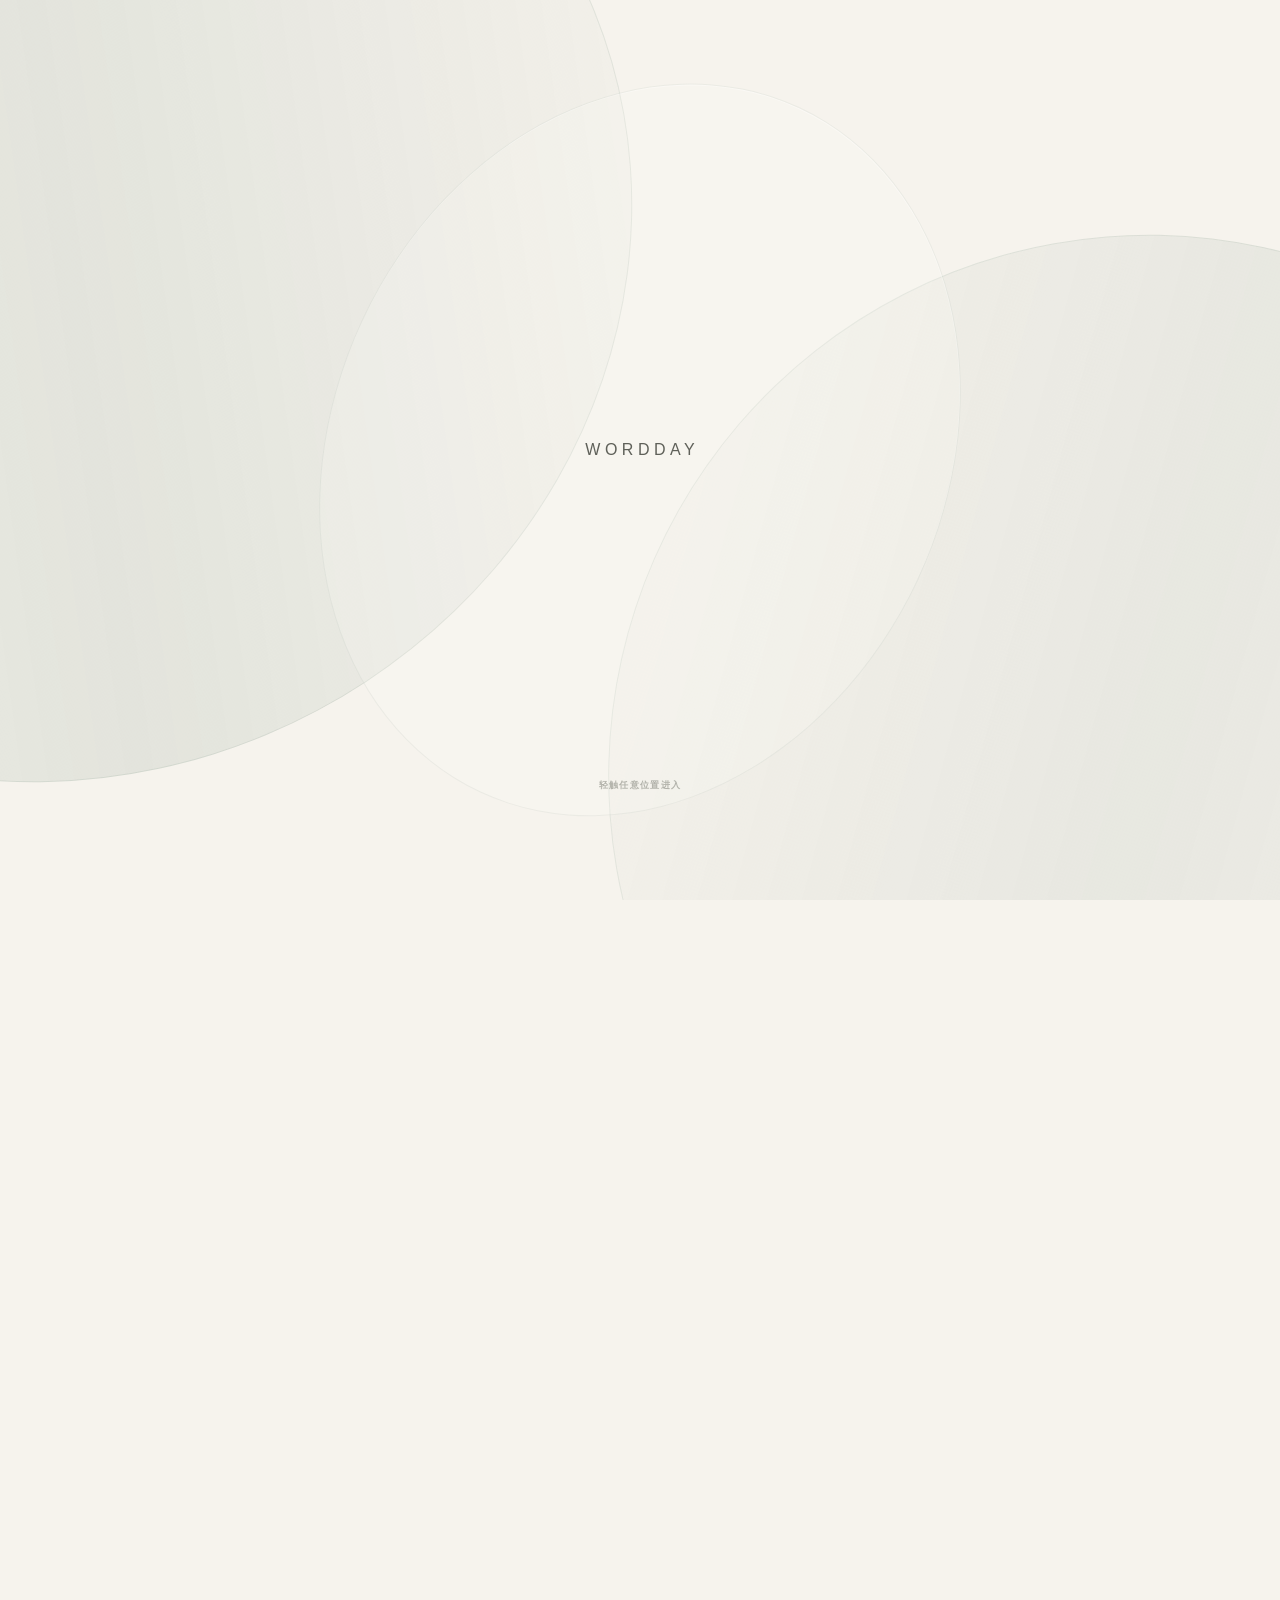
<file: index.html>
<!DOCTYPE html>
<html lang="zh-CN" data-entry-stage="splash">
<head>
<meta charset="UTF-8"><meta name="viewport" content="width=device-width,initial-scale=1,viewport-fit=cover">
<script>try{const p=JSON.parse(localStorage.getItem('wordday_v1')||'{}');if(['forest','ocean','vintage','midnight'].includes(p.theme))document.documentElement.dataset.theme=p.theme}catch{}</script>
<style>
/* Critical entry styles precede every app resource: no main-page first frame. */
html:not([data-entry-stage="learning"]) body{overflow:hidden}
html:not([data-entry-stage="learning"]) body>:not(#wdSplash):not(script):not(style):not(link),html:not([data-entry-stage="learning"]) body>:not(#wdSplash) *{visibility:hidden!important;pointer-events:none!important}
#wdSplash{position:fixed;inset:0;width:100%;height:100dvh;z-index:9999;background:var(--bg,#f6f3ed);color:var(--ink,#252820)}
html[data-entry-stage="splash"] #wdSplash,html[data-entry-stage="entering"] #wdSplash{visibility:visible!important;opacity:1!important}
html[data-entry-stage="learning"] #wdSplash{display:none!important}
#wdEnter.splash37-enter{position:absolute;inset:0;width:100%;height:100%;display:flex;align-items:center;justify-content:center;border:0;padding:0;background:transparent;color:inherit}
.splash37-word{font:500 16px/1.2 -apple-system,BlinkMacSystemFont,sans-serif;letter-spacing:.28em;opacity:.72}
.splash37-hint{position:absolute;bottom:12dvh;font-size:9px;opacity:.52}
</style>
<meta name="theme-color" content="#f6f3ed"><meta name="apple-mobile-web-app-capable" content="yes"><meta name="apple-mobile-web-app-status-bar-style" content="default"><meta name="apple-mobile-web-app-title" content="沃尔德">
<link rel="manifest" href="manifest.webmanifest"><link rel="apple-touch-icon" href="icon-192.png">
<title>WORDDAY · 沃尔德</title>
<style>
:root{--bg:#f6f3ed;--paper:#fffefa;--ink:#252820;--muted:#77796f;--line:#e8e4da;--green:#496b57;--deep:#26382e;--pale:#e9efe8;--orange:#c27b4b;--red:#a65c4e;--shadow:0 8px 28px rgba(43,54,43,.045)}
*{box-sizing:border-box}body{margin:0;background:var(--bg);color:var(--ink);font-family:Inter,-apple-system,BlinkMacSystemFont,"Segoe UI","PingFang SC","Microsoft YaHei",sans-serif}button,input,select{font:inherit}.wrap{max-width:1120px;margin:auto;padding:24px 20px 60px}.top{display:flex;justify-content:space-between;align-items:center;margin-bottom:22px}.brand{font-size:19px;font-weight:850;letter-spacing:-.5px}.brand span{color:var(--green)}.date,.muted{font-size:12px;color:var(--muted)}.hero{background:var(--deep);color:#fff;border-radius:22px;padding:28px 30px;display:grid;grid-template-columns:1fr auto;gap:20px;align-items:center}.eyebrow{font-size:10px;letter-spacing:2.4px;color:#c6d4c8}.hero h1{font-size:clamp(26px,4vw,40px);line-height:1.15;margin:12px 0 9px}.hero p{color:#d5ded6;max-width:620px;line-height:1.7;font-size:13px;margin:0}.hero-stat{border:1px solid #65796b;border-radius:17px;padding:15px 22px;min-width:120px;text-align:center}.hero-stat strong{display:block;font-size:36px}.hero-stat span{font-size:11px;color:#d5ded6}.nav{display:flex;gap:8px;overflow:auto;margin:18px 0 14px;padding-bottom:2px}.nav button{white-space:nowrap;background:transparent;color:#62665b;border:1px solid var(--line);padding:9px 14px}.nav button.active{background:var(--green);color:white;border-color:var(--green)}.layout{display:grid;grid-template-columns:minmax(0,1.45fr) minmax(270px,.8fr);gap:16px}.panel{background:var(--paper);border:1px solid var(--line);border-radius:18px;padding:20px;box-shadow:var(--shadow);margin-bottom:16px}.panel-head{display:flex;align-items:center;justify-content:space-between;gap:10px;margin-bottom:15px}.panel h2{font-size:16px;margin:0}.sub{font-size:11px;color:var(--muted)}.tools{display:flex;gap:8px;flex-wrap:wrap}.tools select,.tools input,.field{border:1px solid var(--line);background:#fff;border-radius:9px;padding:10px 11px;color:#444;font-size:12px;min-width:0}.tools select{flex:1}.progress{height:7px;background:#eeece5;border-radius:20px;overflow:hidden;margin:12px 0 16px}.progress>div{height:100%;width:0;background:var(--green);transition:.25s}.word{padding:17px;border:1px solid var(--line);border-radius:14px;margin-bottom:11px;background:#fff}.word-top{display:flex;justify-content:space-between;gap:12px;align-items:flex-start}.term{font-size:24px;font-weight:780;letter-spacing:-.5px}.phonetic{font-size:12px;color:var(--muted);margin-top:4px}.tag{font-size:10px;padding:5px 8px;background:var(--pale);color:var(--green);border-radius:20px;white-space:nowrap}.meaning{font-size:14px;font-weight:680;margin:12px 0 6px}.example{font-size:12px;line-height:1.65;color:#55584f}.example b{color:var(--green)}.actions{display:flex;gap:7px;margin-top:12px;flex-wrap:wrap}button{border:0;border-radius:9px;padding:9px 12px;font-size:11px;font-weight:680;cursor:pointer;background:var(--green);color:white}button.secondary{background:#f0eee7;color:#41443c}button.outline{background:transparent;border:1px solid var(--line);color:#55584f}button.danger{background:#f7eae6;color:var(--red)}button:disabled{opacity:.45;cursor:not-allowed}.star{font-size:15px;padding:6px 9px}.stats{display:grid;grid-template-columns:repeat(2,1fr);gap:9px}.stat{background:#f7f5ef;border-radius:12px;padding:13px}.stat strong{font-size:23px;display:block}.stat span{font-size:10px;color:var(--muted)}.calendar{display:grid;grid-template-columns:repeat(7,1fr);gap:5px;margin-top:10px}.day{aspect-ratio:1;border-radius:7px;background:#f0eee8;display:grid;place-items:center;font-size:10px;color:#85877e}.day.done{background:#dce9dc;color:#31583d;font-weight:800}.day.today{outline:2px solid var(--orange);outline-offset:1px}.barlist{display:grid;gap:9px}.barrow{display:grid;grid-template-columns:54px 1fr 28px;align-items:center;gap:8px;font-size:11px;color:var(--muted)}.bar{height:8px;border-radius:20px;background:#efede6;overflow:hidden}.bar i{display:block;height:100%;background:var(--green);border-radius:20px}.empty{padding:24px 12px;text-align:center;color:var(--muted);font-size:12px;background:#f8f6f0;border-radius:12px}.quizbox{background:#f7f5ef;border-radius:14px;padding:15px}.question{font-size:21px;font-weight:760;margin:9px 0 14px}.choices{display:grid;gap:7px}.choice{background:white;border:1px solid var(--line);color:#35372f;text-align:left}.choice.correct{border-color:#5c8b65;background:#edf5ed}.choice.wrong{border-color:#c87a69;background:#fff0ed}.feedback{font-size:11px;margin-top:9px;color:var(--muted);min-height:18px}.section{display:none}.section.active{display:block}.listword{display:flex;justify-content:space-between;gap:12px;align-items:center;padding:13px 0;border-bottom:1px solid var(--line)}.listword:last-child{border:0}.listword strong{font-size:15px}.listword small{display:block;color:var(--muted);margin-top:4px;font-size:11px}.pill{display:inline-block;padding:4px 7px;border-radius:20px;background:#f1eee6;color:#777;font-size:10px}.foot{text-align:center;color:#96978e;font-size:10px;margin-top:18px;line-height:1.8}.toast{position:fixed;left:50%;bottom:22px;transform:translateX(-50%);background:#26382e;color:#fff;padding:10px 15px;border-radius:10px;font-size:12px;opacity:0;pointer-events:none;transition:.2s}.toast.show{opacity:1}.detail-link{font-size:11px;margin-top:8px}.section-title{font-size:14px;font-weight:750;margin:0 0 12px}.smallnote{font-size:10px;line-height:1.6;color:var(--muted)}
@media(max-width:760px){.wrap{padding:17px 13px 42px}.hero{grid-template-columns:1fr;padding:23px}.hero-stat{justify-self:start;display:flex;align-items:center;gap:10px;padding:8px 15px}.hero-stat strong{font-size:26px}.layout{grid-template-columns:1fr}.panel{padding:16px}.term{font-size:22px}}

.pos{display:inline-flex;align-items:center;margin-top:6px;padding:3px 7px;border-radius:6px;background:#f4f1e9;color:#77745f;font-size:10px;font-weight:650;letter-spacing:.2px}
.quiz-lock{padding:20px;border:1px dashed #d8d3c7;border-radius:14px;background:#faf8f2;text-align:center}
.quiz-lock .lock-icon{font-size:27px;margin-bottom:8px}
.quiz-progress{height:7px;background:#ece9e0;border-radius:20px;overflow:hidden;margin:14px 0}
.quiz-progress i{display:block;height:100%;width:0;background:var(--green);transition:width .2s}
.quiz-meta{display:flex;justify-content:space-between;gap:10px;color:var(--muted);font-size:11px}
.quiz-question-card{padding:20px;border-radius:15px;background:#f7f5ef;margin-top:14px}
.quiz-direction{font-size:10px;letter-spacing:1px;color:var(--green);font-weight:750}
.quiz-question{font-size:25px;font-weight:800;line-height:1.35;margin:12px 0 18px;overflow-wrap:anywhere}
.quiz-options{display:grid;grid-template-columns:1fr 1fr;gap:9px}
.quiz-option{background:#fff;color:#35372f;border:1px solid var(--line);text-align:left;min-height:46px;font-size:12px;line-height:1.45}
.quiz-option.correct{border-color:#5c8b65;background:#edf5ed;color:#31583d}
.quiz-option.wrong{border-color:#c87a69;background:#fff0ed;color:#8d4539}
.quiz-option:disabled{opacity:1;cursor:default}
.quiz-result{text-align:center;padding:22px 14px;background:#f7f5ef;border-radius:16px}
.quiz-score{font-size:58px;line-height:1;font-weight:850;color:var(--green);letter-spacing:-2px}
.quiz-result h3{margin:12px 0 6px;font-size:20px}
.quiz-result p{font-size:12px;line-height:1.7;color:var(--muted);margin:0 auto;max-width:520px}
.quiz-result-stats{display:grid;grid-template-columns:repeat(3,1fr);gap:8px;margin:18px 0}
.quiz-result-stats div{background:#fff;border-radius:11px;padding:12px 5px}
.quiz-result-stats strong{display:block;font-size:21px}
.quiz-result-stats span{font-size:10px;color:var(--muted)}
.quiz-review-item{padding:12px 0;border-bottom:1px solid var(--line);font-size:12px;line-height:1.6}
.quiz-review-item:last-child{border:0}
.quiz-review-item strong{display:block;font-size:14px;margin-bottom:4px}
.quiz-review-item .right{color:var(--green)}.quiz-review-item .wrong-text{color:var(--red)}
.quiz-history-item{display:flex;justify-content:space-between;gap:12px;padding:12px 0;border-bottom:1px solid var(--line);font-size:12px}
.quiz-history-item:last-child{border:0}
@media(max-width:520px){.quiz-options{grid-template-columns:1fr}.quiz-question{font-size:22px}.quiz-score{font-size:50px}}


/* WORDDAY 2.1 repair · refined test UI */
#quiz .panel{padding:clamp(17px,3vw,25px)}
#quiz .quiz-lock{padding:clamp(22px,4vw,34px);background:linear-gradient(145deg,#fbfaf5,#f5f2e9);border-color:#ddd7c9;border-radius:20px}
#quizReady .tools{justify-content:center;gap:10px;margin-top:20px}
#quizReady .tools button{min-height:46px;padding:12px 19px;border-radius:13px;font-size:13px;box-shadow:0 3px 10px rgba(38,56,46,.08)}
#quizPlay{padding-top:6px}
#quiz .quiz-meta{font-size:12px;font-weight:650}
#quiz .quiz-progress{height:8px;background:#eae7df;border-radius:99px;margin:13px 0 18px}
#quiz .quiz-progress i{background:linear-gradient(90deg,#496b57,#78917b);border-radius:99px}
#quiz .quiz-question-card{padding:clamp(18px,4vw,28px);border-radius:20px;background:linear-gradient(145deg,#f8f6f0,#f3f1e9);border:1px solid #eeeadf}
#quiz .quiz-direction{letter-spacing:1.8px;font-size:11px}
#quiz .quiz-question{font-size:clamp(24px,5vw,32px);letter-spacing:-.7px;margin:17px 0 22px}
#quiz .quiz-options{grid-template-columns:1fr;gap:10px}
#quiz .quiz-option{min-height:58px;padding:14px 17px;border-radius:13px;font-size:14px;font-weight:650;transition:background .18s,border-color .18s,transform .18s}
#quiz .quiz-option:not(:disabled):active{transform:scale(.99)}
#quiz .quiz-option.correct{background:#edf4ed;border-color:#6d9274;color:#31583d}
#quiz .quiz-option.wrong{background:#fff0ed;border-color:#c97865;color:#8d4539}
#quiz .feedback{min-height:22px;font-size:13px;line-height:1.6;margin-top:13px}
#quizNext{min-height:48px;border-radius:13px;font-size:13px;margin-top:15px!important}
#quizResult .quiz-result{padding:clamp(22px,4vw,34px);border-radius:21px;background:linear-gradient(145deg,#f8f6f0,#f2f0e8);border:1px solid #eeeadf}
#quizResult .quiz-score{font-size:clamp(54px,12vw,72px)}
#quizResult .quiz-result-stats{gap:10px}
#quizResult .quiz-result-stats div{padding:16px 8px;border:1px solid #efede6;border-radius:14px}
#quizResult .quiz-result-stats strong{font-size:clamp(22px,5vw,28px)}
#quizResult .quiz-review-item{padding:15px 2px;font-size:13px}
#quizResult .quiz-review-item strong{font-size:15px}
#quiz .quiz-history-item{align-items:center;padding:15px 2px}
.quiz-mode-stats{display:grid;grid-template-columns:repeat(2,minmax(0,1fr));gap:8px;margin-top:16px;text-align:left}.quiz-mode-stat{background:rgba(255,255,255,.78);border:1px solid #eeeadf;border-radius:12px;padding:11px 12px}.quiz-mode-stat strong{display:block;font-size:12px;color:var(--ink)}.quiz-mode-stat span{font-size:10px;color:var(--muted)}
#quiz .quiz-history-mode{display:inline-block;margin-left:7px;padding:3px 7px;border-radius:20px;background:#edf1e9;color:var(--green);font-size:10px;font-weight:700}
@media(max-width:520px){#quizReady .tools{display:grid;grid-template-columns:1fr 1fr}#quizReady .tools button{width:100%;padding:12px 8px}#quiz .quiz-option{min-height:56px}#quiz .quiz-question-card{padding:18px 15px}}


:root[data-theme="ocean"]{--bg:#eef4f6;--paper:#fbfeff;--ink:#24313a;--muted:#71808a;--line:#dce7eb;--green:#426f8a;--deep:#24475d;--pale:#e1edf2;--orange:#c58b55;--shadow:0 8px 28px rgba(36,71,93,.06)}
:root[data-theme="vintage"]{--bg:#f5eee7;--paper:#fffaf5;--ink:#342b27;--muted:#88786e;--line:#e9dcd1;--green:#a45e43;--deep:#633f32;--pale:#f2e2d8;--orange:#c18a4b;--shadow:0 8px 28px rgba(99,63,50,.06)}
:root[data-theme="midnight"]{--bg:#202a29;--paper:#2b3734;--ink:#edf1eb;--muted:#a8b5ad;--line:#43514a;--green:#8eae91;--deep:#17221e;--pale:#394b40;--orange:#d2a36c;--shadow:0 8px 28px rgba(0,0,0,.16)}
:root[data-theme="midnight"] .word,:root[data-theme="midnight"] .tools select,:root[data-theme="midnight"] .tools input,:root[data-theme="midnight"] .field,:root[data-theme="midnight"] .quiz-option{background:#33413b;color:var(--ink)}
:root[data-theme="midnight"] .stat,:root[data-theme="midnight"] .quiz-lock,:root[data-theme="midnight"] .quiz-question-card,:root[data-theme="midnight"] .quiz-result{background:#33413b;color:var(--ink)}
.bottom-nav{position:fixed;z-index:40;bottom:calc(10px + env(safe-area-inset-bottom));left:50%;transform:translateX(-50%);display:flex;gap:8px;padding:7px;background:color-mix(in srgb,var(--paper) 88%,transparent);backdrop-filter:blur(18px);border:1px solid var(--line);border-radius:20px;box-shadow:0 8px 28px #0002;width:min(310px,calc(100% - 32px))}.bottom-nav button{flex:1;background:transparent;color:var(--muted);border-radius:14px;padding:10px 8px;font-size:12px}.bottom-nav button.active{background:var(--green);color:white}.wrap{padding-bottom:110px}.heatmap{display:grid;grid-auto-flow:column;grid-template-rows:repeat(7,12px);grid-auto-columns:12px;gap:3px;overflow-x:auto;padding:8px 0}.heat{width:12px;height:12px;border-radius:3px;background:var(--line)}.heat[data-level="1"]{background:#c8ddc9}.heat[data-level="2"]{background:#91b99a}.heat[data-level="3"]{background:#5d916c}.heat[data-level="4"]{background:#315e40}.badge-grid{display:grid;grid-template-columns:repeat(3,minmax(0,1fr));gap:9px}.achievement{text-align:center;padding:10px 5px;border:1px solid var(--line);border-radius:14px;background:var(--paper)}.achievement svg{width:42px;height:42px;display:block;margin:0 auto 6px}.achievement.locked{opacity:.38;filter:grayscale(1)}.achievement small{display:block;color:var(--muted);font-size:10px;line-height:1.4}.profile-row{display:flex;gap:12px;align-items:center}.avatar{width:54px;height:54px;border-radius:50%;background:var(--pale);display:grid;place-items:center;font-size:27px}.theme-options{display:grid;grid-template-columns:repeat(2,1fr);gap:8px}.theme-options button{background:var(--paper);color:var(--ink);border:1px solid var(--line);text-align:left}.theme-options button.selected{border:2px solid var(--green)}
@media(max-width:520px){.badge-grid{grid-template-columns:repeat(2,minmax(0,1fr))}}
.profile-shortcuts{display:grid;grid-template-columns:repeat(2,minmax(0,1fr));gap:9px}.profile-shortcuts button{padding:14px 8px;text-align:center}.personal-back{margin-bottom:12px}.achievement{cursor:default}.achievement svg{max-width:42px}@media(max-width:520px){.profile-shortcuts{grid-template-columns:repeat(2,minmax(0,1fr))}}

/* 2.2.2: semantic contrast and feedback */
:root{--quiz-surface:#f7f5ef;--quiz-input:#fff;--quiz-text:#28332d;--quiz-sub:#55665b;--quiz-border:#d9dfd5;--quiz-correct-bg:#e7f3e9;--quiz-correct-text:#225b38;--quiz-wrong-bg:#fae8e4;--quiz-wrong-text:#853c35}
:root[data-theme="ocean"]{--quiz-surface:#e9f2f6;--quiz-input:#fff;--quiz-text:#24313a;--quiz-sub:#435c6a;--quiz-border:#b9d2df;--quiz-correct-bg:#e1f2ec;--quiz-correct-text:#1f6249;--quiz-wrong-bg:#fbe8e4;--quiz-wrong-text:#823b35}
:root[data-theme="vintage"]{--quiz-surface:#f7ede4;--quiz-input:#fffaf5;--quiz-text:#342b27;--quiz-sub:#685145;--quiz-border:#dcc7b6;--quiz-correct-bg:#e9f1df;--quiz-correct-text:#3e6035;--quiz-wrong-bg:#f8e3de;--quiz-wrong-text:#7e362f}
:root[data-theme="midnight"]{--quiz-surface:#34433d;--quiz-input:#26342f;--quiz-text:#f1f6ee;--quiz-sub:#d4e1d6;--quiz-border:#708477;--quiz-correct-bg:#2e5a43;--quiz-correct-text:#e3f9e8;--quiz-wrong-bg:#643f40;--quiz-wrong-text:#fff1e8}
#quiz .quiz-question-card,#quiz .quiz-result,#quiz .quizbox{background:var(--quiz-surface)!important;color:var(--quiz-text)!important;border:1px solid var(--quiz-border)!important}
#quiz .quiz-question,#quiz .quiz-result h3,#quiz .quiz-result-stats strong,#quiz .quiz-review-item,#quiz .quiz-history-item,#quiz .quiz-mode-stat{color:var(--quiz-text)!important}
#quiz .quiz-meta,#quiz .quiz-result p,#quiz .quiz-result-stats span,#quiz .quiz-history-item .sub,#quiz .feedback{color:var(--quiz-sub)}
#quiz .quiz-option,#quiz #typedAnswer{background:var(--quiz-input)!important;color:var(--quiz-text)!important;border-color:var(--quiz-border)!important}
#quiz .quiz-option.correct{background:var(--quiz-correct-bg)!important;color:var(--quiz-correct-text)!important}
#quiz .quiz-option.wrong{background:var(--quiz-wrong-bg)!important;color:var(--quiz-wrong-text)!important}
#quiz .quiz-result-stats>div,#quiz .quiz-mode-stat{background:var(--quiz-input)!important;color:var(--quiz-text)!important}
#quiz .quiz-direction{color:var(--quiz-text)!important;opacity:.86}
#quiz .quiz-score{color:var(--quiz-text)!important}
#quiz .quiz-review-item .right{color:var(--quiz-correct-text)!important}#quiz .quiz-review-item .wrong-text{color:var(--quiz-wrong-text)!important}
.catalog-list{display:grid;grid-template-columns:repeat(auto-fit,minmax(130px,1fr));gap:7px;margin-top:12px}.catalog-entry{border:1px solid var(--line);border-radius:10px;padding:9px;background:var(--paper);font-size:12px;color:var(--ink)}.catalog-entry small{display:block;color:var(--muted);margin-top:4px}.catalog-entry.reviewed{border-color:var(--green)}
.bottom-nav{display:flex;align-items:center;justify-content:center;flex-wrap:wrap;max-width:calc(100vw - 30px);transition:padding .25s,border-radius .25s,background .25s;touch-action:pan-x}
.bottom-nav .nav-grip{width:100%;background:transparent!important;color:var(--ink)!important;padding:0 0 2px!important;line-height:12px;font-size:18px;touch-action:none;cursor:grab}
.bottom-nav .nav-pill{display:none;background:transparent!important;color:var(--ink)!important;padding:5px 12px!important}
.bottom-nav.collapsed{border-radius:999px;padding:4px 9px;gap:0}.bottom-nav.collapsed .nav-grip{width:24px;transform:rotate(180deg);padding:0!important}.bottom-nav.collapsed [data-main-tab]{display:none}.bottom-nav.collapsed .nav-pill{display:block}
body{padding-bottom:calc(106px + env(safe-area-inset-bottom))}.wrap{padding-bottom:110px}
button:active:not(:disabled){transform:scale(.975)}.word{animation:wordEnter .24s ease-out}.quiz-option.correct{animation:correctPulse .26s ease-out}
@keyframes wordEnter{from{opacity:.55;transform:translateY(6px)}to{opacity:1;transform:translateY(0)}}@keyframes correctPulse{50%{transform:scale(1.012)}}
@media(prefers-reduced-motion:reduce){*,*::before,*::after{animation:none!important;transition:none!important;scroll-behavior:auto!important}}

/* WORDDAY 2.3 · calm responsive interface */
:root{--focus-card:var(--paper)}
.hero{position:relative;overflow:hidden}.hero:before{content:'';position:absolute;pointer-events:none;width:240px;height:240px;right:-70px;top:-95px;border-radius:50%;background:radial-gradient(circle,color-mix(in srgb,var(--green) 13%,transparent),transparent 72%);animation:ambientDrift 12s ease-in-out infinite alternate}
@keyframes ambientDrift{to{transform:translate(-25px,20px) scale(1.13)}}
#learn{display:none}#learn.active{display:block}#learn .layout{display:block}#learn .layout>aside{display:none}#learn .layout>main{max-width:none}
#vocabularyCatalog{margin-top:16px}#vocabularyCatalog .catalog-inner{display:none}#vocabularyCatalog.open .catalog-inner{display:block}#vocabularyCatalog .panel-head{cursor:pointer}
#todayWordCard{padding:23px;margin-bottom:16px;background:var(--paper);border:1px solid var(--line);border-radius:18px;box-shadow:var(--shadow)}
#todayWordCard .wd-term{font-size:28px;font-family:Georgia,serif;font-weight:650;letter-spacing:-1px;margin:9px 0}
.wd-eyebrow{font-size:10px;letter-spacing:2px;font-weight:750;color:var(--green)}
#dailyCardControls{display:flex;align-items:center;justify-content:space-between;gap:12px;flex-wrap:wrap;margin:12px 0}
#dailyCardSettings{display:none;padding:12px 0}#dailyCardSettings.open{display:block}
#studyStage{display:none;min-height:58vh}#studyStage.active{display:block}#studyStage .study-card{max-width:590px;margin:18px auto;background:var(--paper);border:1px solid var(--line);border-radius:24px;box-shadow:var(--shadow);padding:clamp(25px,6vw,48px);text-align:center;touch-action:pan-y;user-select:none}
#studyStage .study-term{font-size:clamp(36px,9vw,56px);font-family:Georgia,serif;letter-spacing:-1.4px;font-weight:700;margin:14px 0}
#studyStage .study-meaning{font-size:20px;font-weight:700;margin:25px 0 12px}#studyStage .study-example{font-size:14px;line-height:1.8;color:var(--muted)}
#studyStage .study-actions{display:flex;gap:10px;flex-wrap:wrap;justify-content:center;margin-top:24px}#studyStage .study-actions button{flex:1;min-width:110px}
#studyStage .study-progress{height:6px;background:var(--pale);border-radius:99px;overflow:hidden}#studyStage .study-progress i{display:block;height:100%;background:var(--green);transition:width .25s}
#studyStage .study-meta{display:flex;justify-content:space-between;align-items:center;gap:12px;margin:12px 0}
#quizStreak{font-weight:750;color:var(--green);font-size:12px}#quizSave{margin-bottom:12px}#quizFav{margin-top:12px}
#wdCelebration,#wdSplash{position:fixed;inset:0;z-index:200;background:#0b1715b8;display:none;align-items:center;justify-content:center;padding:20px;backdrop-filter:blur(9px)}
#wdCelebration.visible,#wdSplash.visible{display:flex}.wd-modal{background:var(--paper);color:var(--ink);border-radius:25px;padding:32px 24px;max-width:390px;width:100%;text-align:center;box-shadow:0 24px 80px #0003;animation:wdPop .38s cubic-bezier(.2,1.5,.4,1)}
.wd-modal h2{font-size:27px;margin:12px 0}.wd-modal p{color:var(--muted);line-height:1.6}.wd-modal .wd-medal{font-size:65px;margin:15px auto;line-height:1.2}
@keyframes wdPop{from{opacity:0;transform:translateY(20px) scale(.87)}to{opacity:1;transform:none}}
.bottom-nav.collapsed{position:fixed!important;width:52px!important;height:52px!important;min-width:52px!important;min-height:52px!important;border-radius:50%!important;padding:0!important;display:flex!important;align-items:center!important;justify-content:center!important;left:auto;right:20px;bottom:calc(20px + env(safe-area-inset-bottom));transform:none!important;touch-action:none;box-shadow:0 10px 30px #0002}
.bottom-nav.collapsed .nav-grip{display:none!important}.bottom-nav.collapsed .nav-pill{display:flex!important;width:48px;height:48px;align-items:center;justify-content:center;padding:0!important;font-size:0!important}.bottom-nav.collapsed .nav-pill:after{content:'✦';font-size:23px;color:var(--green)}
.bottom-nav:not(.collapsed){max-width:calc(100vw - 24px)}
#avatarChoices{display:grid;grid-template-columns:repeat(6,minmax(0,1fr));gap:8px}#avatarChoices button{padding:7px 0;font-size:25px;min-width:0;aspect-ratio:1;border-radius:13px}
#avatarUpload{width:100%;margin-top:12px}#avatarPreview{width:68px;height:68px;object-fit:cover;border-radius:50%;display:none;margin:10px auto}
#profileAvatar img{width:100%;height:100%;object-fit:cover;border-radius:50%}.achievement.locked{filter:none!important;opacity:.7}.achievement.locked svg{filter:grayscale(1);opacity:.38}.achievement.locked .achievement-title{color:var(--muted)}
#wdBadgeCounter{font-size:12px;color:var(--muted)}
:root[data-theme="midnight"] #studyStage .study-card,:root[data-theme="midnight"] #todayWordCard{background:var(--paper)}
@media(max-width:520px){#avatarChoices{grid-template-columns:repeat(5,minmax(0,1fr))}#studyStage .study-actions button{min-width:calc(50% - 10px)}}
@media(prefers-reduced-motion:reduce){.hero:before{animation:none!important}.wd-modal{animation:none!important}}

/* 2.4 refined welcome screen — uses the active theme palette */
#wdSplash{background:color-mix(in srgb,var(--bg) 76%,#101b18 24%);backdrop-filter:blur(16px);-webkit-backdrop-filter:blur(16px);overflow:hidden}
#wdSplash:before,#wdSplash:after{content:"";position:absolute;width:min(90vw,520px);aspect-ratio:1;border-radius:50%;pointer-events:none;filter:blur(45px);opacity:.22;background:var(--green)}
#wdSplash:before{top:-35%;left:-30%}#wdSplash:after{bottom:-43%;right:-30%;opacity:.12}
#wdSplash .wd-splash-panel{position:relative;isolation:isolate;width:min(100%,420px);border-radius:32px;padding:clamp(28px,7vw,44px) 28px 27px;background:var(--paper);color:var(--ink);border:1px solid var(--line);box-shadow:0 28px 90px #0002;text-align:center;animation:wdSplashIn .7s cubic-bezier(.2,.85,.3,1) both}
#wdSplash .wd-splash-orb{width:100px;height:100px;margin:0 auto 25px;display:grid;place-items:center;border-radius:50%;background:var(--green);color:var(--paper);box-shadow:0 13px 32px color-mix(in srgb,var(--green) 23%,transparent);animation:wdOrbFloat 4s ease-in-out infinite}
#wdSplash .wd-splash-orb svg{width:51px;height:51px;stroke:currentColor;fill:none;stroke-width:2.5;stroke-linecap:round;stroke-linejoin:round}
#wdSplash .wd-splash-overline{font-size:10px;letter-spacing:3.2px;font-weight:750;color:var(--green)}
#wdSplash .wd-splash-title{font-family:Georgia,serif;font-size:clamp(40px,10vw,53px);letter-spacing:-2.5px;line-height:1.1;margin:13px 0 10px}
#wdSplash .wd-splash-tagline{font-size:14px;line-height:1.8;color:var(--muted);margin:0 auto 26px;max-width:290px}
#wdSplash .wd-splash-line{width:38px;height:2px;background:var(--green);opacity:.55;border-radius:3px;margin:0 auto 25px}
#wdSplash .wd-splash-enter{width:100%;min-height:49px;border-radius:15px;font-weight:700;letter-spacing:.3px}
#wdSplash .wd-splash-skip{border:0;background:transparent;color:var(--muted);padding:12px 18px;margin-top:8px;font-size:12px;box-shadow:none}
#wdSplash .wd-splash-foot{font-size:10px;color:var(--muted);letter-spacing:1.6px;margin-top:23px;opacity:.8}
@keyframes wdSplashIn{from{opacity:0;transform:translateY(22px) scale(.97)}to{opacity:1;transform:none}}
@keyframes wdOrbFloat{0%,100%{transform:translateY(0)}50%{transform:translateY(-7px)}}
@media(prefers-reduced-motion:reduce){#wdSplash .wd-splash-panel,#wdSplash .wd-splash-orb{animation:none!important}}

/* WORDDAY 2.4 */
:root{--heat0:var(--line);--heat1:#d1e3d3;--heat2:#9cc4a3;--heat3:#629a70;--heat4:#315f43;--ui-scale:1;--wd-motion:1}
:root[data-theme=ocean]{--heat1:#d7ebf6;--heat2:#a2cce2;--heat3:#619bbf;--heat4:#326b91}
:root[data-theme=vintage]{--heat1:#f2dfd0;--heat2:#dcb59c;--heat3:#bf8568;--heat4:#8e503c}
:root[data-theme=midnight]{--heat0:#3b4b45;--heat1:#435d55;--heat2:#5c8976;--heat3:#85b69b;--heat4:#c1e6c7}
.heat[data-level="0"],.heat:not([data-level]){background:var(--heat0)}.heat[data-level="1"]{background:var(--heat1)}.heat[data-level="2"]{background:var(--heat2)}.heat[data-level="3"]{background:var(--heat3)}.heat[data-level="4"]{background:var(--heat4)}
button{min-height:38px;transition:background .18s ease,transform .16s ease}button:active{transform:scale(.97)}.tools,.actions,.study-actions{gap:11px!important}.panel{padding:clamp(17px,3vw,24px)}.field{min-height:42px}.quiz-option{min-height:52px}
.wd24-settings{display:grid;grid-template-columns:repeat(auto-fit,minmax(180px,1fr));gap:12px;margin:15px 0}.wd24-settings label{font-size:12px;color:var(--muted);display:grid;gap:7px}.wd24-settings select,.wd24-settings input{width:100%;min-height:42px;border-radius:12px;border:1px solid var(--line);background:var(--paper);color:var(--ink);padding:8px 12px}.wd24-note{font-size:11px;color:var(--muted);line-height:1.6}.wd24-chip{display:inline-block;border-radius:20px;background:var(--pale);color:var(--green);font-size:11px;padding:5px 10px;margin:5px 6px 0 0}.wd24-featured-extra{line-height:1.8;font-size:13px;color:var(--ink);margin-top:12px}
.wd24-badges-summary{display:flex;gap:9px;align-items:center;flex-wrap:wrap}.wd24-badge-mini{width:38px;height:38px;display:grid;place-items:center;border-radius:12px;background:var(--pale);color:var(--green);font-size:19px}.wd24-badges-toggle{margin-top:10px;width:100%}.wd24-badges-panel .badge-grid{margin-top:15px}.wd24-badges-panel.is-closed .badge-grid{display:none}
#wd24Combo{position:fixed;top:18%;left:50%;transform:translate(-50%,-18%) scale(.5) rotate(-8deg);z-index:2500;pointer-events:none;opacity:0;min-width:210px;text-align:center;filter:drop-shadow(0 10px 22px #0002)}#wd24Combo.active{animation:wd24-pop 1.3s cubic-bezier(.2,1.3,.35,1) forwards}#wd24Combo strong{display:block;color:var(--green);font-size:clamp(40px,10vw,72px);letter-spacing:-3px;text-shadow:0 3px var(--paper)}#wd24Combo span{display:block;font-weight:850;color:var(--ink);letter-spacing:2px}#wd24Combo .spark{position:absolute;font-size:20px;animation:wd24-spark 1.15s ease-out both;animation-delay:var(--delay)}
@keyframes wd24-pop{0%{opacity:0;transform:translate(-50%,-12%) scale(.45) rotate(-9deg)}22%{opacity:1;transform:translate(-50%,-18%) scale(1.22) rotate(4deg)}36%{transform:translate(-50%,-18%) scale(.96) rotate(-2deg)}48%,75%{opacity:1;transform:translate(-50%,-18%) scale(1) rotate(0)}100%{opacity:0;transform:translate(-50%,-38%) scale(.92)}}@keyframes wd24-spark{0%{opacity:0;transform:translate(0,0) scale(.3)}25%{opacity:1}100%{opacity:0;transform:translate(var(--dx),var(--dy)) scale(1.2)}}
@media(prefers-reduced-motion:reduce){#wd24Combo.active,#wd24Combo .spark{animation:none!important}button{transition:none}}
:root[data-theme=midnight] .wd24-settings select,:root[data-theme=midnight] .wd24-settings input{background:#34443c;color:#edf1eb}
@media(max-width:540px){.wd24-settings{grid-template-columns:1fr 1fr}.wd24-settings label{min-width:0}.wd24-settings select{font-size:12px}}

/* 2.4 complete repair: accessible test controls, theme consistency, combo polish */
.wd24-count-label{display:grid;gap:8px;margin:10px 0;font-size:12px;color:var(--muted)}
.wd24-count-label select{min-height:44px;border-radius:12px;padding:8px 12px;background:var(--paper);color:var(--ink);border:1px solid var(--line)}
#wd24Combo[data-tier="rare"] strong{filter:drop-shadow(0 0 10px color-mix(in srgb,var(--green) 38%,transparent))}
#wd24Combo[data-tier="epic"] strong{font-size:clamp(55px,12vw,86px);letter-spacing:-4px}
#wd24Combo[data-tier="legend"] strong{font-size:clamp(60px,13vw,96px);filter:drop-shadow(0 0 17px color-mix(in srgb,var(--green) 55%,transparent))}
#wd24Combo .spark{font-style:normal;color:var(--green);text-shadow:0 0 10px var(--paper)}
:root[data-theme="midnight"] #wd24Combo strong{color:#c5e6cf;text-shadow:0 4px 16px #17241d}
:root[data-theme="midnight"] #wd24Combo span{color:#f2f4ed}
:root[data-theme="midnight"] .wd24-count-label select{background:#34443c;color:#edf1eb}
#wd24QuizConfig .panel{padding:clamp(15px,3vw,23px)}
#wd24QuizConfig .wd24-settings{gap:14px}
@media(max-width:520px){#wd24QuizConfig .wd24-settings{grid-template-columns:1fr}#wd24Combo{top:14%}}
@media(prefers-reduced-motion:reduce){#wd24Combo.active{animation:none!important;opacity:1;transform:translate(-50%,-18%)}#wd24Combo .spark{display:none}}

/* 2.5.2 — editorial welcome, Wonder tab, unified quiz progress */
.bottom-nav:not(.collapsed){width:min(370px,calc(100% - 24px));gap:4px}
.bottom-nav [data-main-tab]{min-width:0;padding:9px 12px;line-height:1.45}
.ideas-intro{padding:27px 24px 25px;position:relative;overflow:hidden}
.ideas-intro:after{content:'✳';position:absolute;right:14px;top:-24px;font-size:128px;color:var(--green);opacity:.055;pointer-events:none}
.ideas-eyebrow{font-size:10px;font-weight:750;letter-spacing:2.2px;color:var(--green);margin-bottom:15px}
.ideas-intro h2{font-size:clamp(27px,6vw,38px);letter-spacing:-1px;margin:0 0 9px}
.ideas-intro h2 span{display:block;font-family:Georgia,serif;font-size:15px;letter-spacing:.1px;font-weight:400;font-style:italic;color:var(--muted);margin-top:6px}
.ideas-intro p{font-size:12px;line-height:1.8;color:var(--muted);margin:0}
#wildIdeasHome .panel{margin-bottom:15px}
#quiz .quiz-progress{height:8px;background:var(--pale);border:1px solid var(--line);border-radius:99px;overflow:hidden}
#quiz .quiz-progress i{display:block;height:100%;background:var(--green)!important;border-radius:99px;transition:width .25s ease,background .25s ease}
#quiz .quiz-meta{color:var(--ink)}
#wdSplash{background:color-mix(in srgb,var(--bg) 85%,var(--deep) 15%)}
#wdSplash .wd-splash-panel{max-width:435px;text-align:left;padding:35px clamp(25px,7vw,39px) 29px;border-radius:26px;background:color-mix(in srgb,var(--paper) 93%,transparent);backdrop-filter:blur(24px);-webkit-backdrop-filter:blur(24px)}
#wdSplash .wd-splash-monogram{display:flex;align-items:end;justify-content:space-between;margin-bottom:65px;border-bottom:1px solid var(--line);padding-bottom:15px}
#wdSplash .wd-splash-monogram>span{font-family:Georgia,serif;font-size:53px;line-height:.9;letter-spacing:-5px;color:var(--green)}
#wdSplash .wd-splash-dot{color:var(--muted)}
#wdSplash .wd-splash-monogram i{font-size:8px;font-style:normal;letter-spacing:1.1px;color:var(--muted);max-width:112px;text-align:right;line-height:1.6}
#wdSplash .wd-splash-overline{font-size:9px;letter-spacing:2.5px}
#wdSplash .wd-splash-title{font-size:clamp(46px,11vw,65px);letter-spacing:-3.2px;line-height:1.04;margin:15px 0 17px;font-weight:500}
#wdSplash .wd-splash-tagline{font-size:13px;max-width:none;line-height:2;margin:0 0 31px}
#wdSplash .wd-splash-line{margin:0 0 23px;width:60px;height:1px;opacity:.65}
#wdSplash .wd-splash-enter{min-height:52px;border-radius:12px}
#wdSplash .wd-splash-skip{display:block;width:100%;text-align:center}
#wdSplash .wd-splash-foot{text-align:center;margin-top:19px;letter-spacing:2px;font-size:9px}
@media(prefers-reduced-motion:reduce){#quiz .quiz-progress i{transition:none}}
</style><link rel="stylesheet" href="wildwords.css"><link rel="stylesheet" href="wordday26.css"><link rel="stylesheet" href="wordday27.css"><link rel="stylesheet" href="wordday271.css"><link rel="stylesheet" href="wordday28.css"><link rel="stylesheet" href="arena281.css"><link rel="stylesheet" href="polish282.css">
<link rel="stylesheet" href="refine283.css">
<link rel="stylesheet" href="refine284.css">
<link rel="stylesheet" href="victory285.css">
<link rel="stylesheet" href="advanced285fix.css">
<link rel="stylesheet" href="wordday29.css"><link rel="stylesheet" href="luminous297.css"><link rel="stylesheet" href="expressions.css"><link rel="stylesheet" href="expression-studio.css"><link rel="stylesheet" href="refine321.css">
<link rel="stylesheet" href="legend33.css"><link rel="stylesheet" href="online33.css"><link rel="stylesheet" href="patch331fix.css"><link rel="stylesheet" href="design34.css"><link rel="stylesheet" href="update35.css">
</head><body><div id="wdSplash" class="visible" role="dialog" aria-modal="true" aria-label="WORDDAY"><div class="scene37" aria-hidden="true"><i class="scene37-a"></i><i class="scene37-b"></i><i class="scene37-c"></i></div><button id="wdEnter" class="splash37-enter" aria-label="Enter WORDDAY" disabled><span class="splash37-word">WORDDAY</span><span class="splash37-hint">轻触任意位置进入</span></button><i class="splash37-ripple" aria-hidden="true"></i></div><div class="wrap">
<header class="top"><div class="brand">WORD<span>DAY</span> <small style="font-size:10px;color:var(--muted);font-weight:600">沃尔德 · THE DAILY PRACTICE</small></div><div class="date" id="today"></div></header>
<section class="hero"><div><div class="eyebrow">A LITTLE EVERY DAY</div><h1>每日练习</h1><p>今日学习</p></div><div class="hero-stat"><strong id="streak">0</strong><span>连续打卡 · 天</span></div></section>
<nav class="nav" aria-label="学习功能"><div class="wild-entry"><button class="active" data-tab="learn">今日学习</button><button id="wildPawDraw" type="button" class="wild-paw" aria-label="抽取萌物奇遇卡牌" title="抽取萌物奇遇卡牌" hidden><span aria-hidden="true">🐾</span></button></div><button data-tab="quiz">每日测试</button><button data-tab="review">智能复习 <span id="dueBadge"></span></button></nav>
<section id="learn" class="section active"><section class="panel" id="vocabularyCatalog"><div class="panel-head"><h2>词库索引</h2><span class="sub" id="catalogCount">正在加载词库…</span></div><p class="smallnote" id="catalogNote">专名与构词片段仅供查询</p><div class="tools"><input id="catalogSearch" class="field" style="flex:1" placeholder="搜索英文 / 中文释义" autocomplete="off"><button id="catalogMore" class="secondary">查看更多</button></div><div id="catalogList" class="catalog-list"></div></section><div class="layout"><main class="panel"><div class="panel-head"><h2>今日单词</h2><span class="sub" id="dailyCount">今日 0 / 8</span></div><div class="tools"><label class="smallnote">今日目标 <input id="dailyTarget" type="number" min="1" max="100" value="8" style="width:68px;padding:8px;border:1px solid var(--line);border-radius:8px"></label><button class="secondary" id="applyTarget">调整数量</button><select id="level"><option value="all">全部学习词汇</option><option value="CET-4">四级核心</option><option value="IELTS">雅思进阶</option><option value="CET-6">六级词汇</option><option value="基础词汇">基础词汇</option></select><button class="secondary" id="shuffle">换一组</button></div><div class="progress"><div id="dailyBar"></div></div><div id="wordList"></div><div class="smallnote"></div></main><aside><div class="panel"><div class="panel-head"><h2>学习概览</h2><span class="sub">本地保存</span></div><div class="stats"><div class="stat"><strong id="totalKnown">0</strong><span>已掌握</span></div><div class="stat"><strong id="totalDays">0</strong><span>打卡天数</span></div><div class="stat"><strong id="totalFav">0</strong><span>收藏单词</span></div><div class="stat"><strong id="totalDue">0</strong><span>待复习</span></div></div><div class="panel-head" style="margin:18px 0 8px"><h2>本月打卡</h2><span class="sub" id="monthLabel"></span></div><div class="calendar" id="calendar"></div></div><div class="panel"><h2 style="margin:0 0 12px">添加单词</h2><div class="tools"><input id="newWord" placeholder="英文单词" style="flex:1;width:30%"><input id="newMeaning" placeholder="中文释义" style="flex:1;width:30%"><input id="newPos" placeholder="词性（可选，如 n. / v.）" style="flex:1;width:30%"></div><button id="addWord" style="width:100%;margin-top:9px">添加到词库</button><div class="smallnote" style="margin-top:8px"></div></div></aside></div></section>

<section id="quiz" class="section"><div class="panel"><div class="panel-head"><h2>测试中心</h2><span class="sub">四种模式</span></div><div id="quizGate" class="quiz-lock" style="display:none"></div><div id="quizReady" style="display:block"><div class="quiz-lock"><div class="lock-icon">✦</div><h3 style="margin:0 0 7px">选择测试</h3><p class="smallnote" id="quizReadyText">四种模式 · 随时开始</p><div class="tools" style="margin-top:12px"><button data-mode="choice">单词选择</button><button data-mode="spelling">单词拼写</button><button data-mode="sentence">句子填词</button><button data-mode="mixed">综合测试</button></div><div id="quizModeStats" class="quiz-mode-stats"></div></div></div><div id="quizPlay" style="display:none"><div class="sub" id="quizModeLabel"></div><div class="quiz-meta"><span id="quizProgressText">第 1 / 1 题</span><span id="quizScoreLive">暂未计分</span></div><div class="quiz-progress"><i id="quizProgressBar"></i></div><div class="quiz-question-card"><div class="quiz-direction" id="quizDirection">ENGLISH → 中文</div><div class="quiz-question" id="quizQuestion"></div><div class="quiz-options" id="quizOptions"></div><div class="feedback" id="quizFeedback"></div><button id="quizNext" style="width:100%;margin-top:12px" disabled>确认答案后继续</button></div></div><div id="quizResult" style="display:none"></div></div></section>

<section id="review" class="section"><div class="panel"><div class="panel-head"><h2>智能复习</h2><span class="sub" id="reviewCount">根据复习间隔安排</span></div><p class="smallnote"></p><div id="reviewList"></div></div></section>
<section id="favorites" class="section"><div class="panel"><div class="panel-head"><h2>我的收藏</h2><span class="sub" id="favoriteCount"></span></div><div id="favoriteList"></div></div></section>
<section id="mistakes" class="section"><div class="panel"><div class="panel-head"><h2>错词本</h2><span class="sub" id="mistakeCount"></span></div><div id="mistakeList"></div></div></section>
<section id="stats" class="section"><div class="layout"><div class="panel"><div class="panel-head"><h2>学习数据</h2><span class="sub">持续积累</span></div><div class="stats"><div class="stat"><strong id="sKnown">0</strong><span>认识单词</span></div><div class="stat"><strong id="sDays">0</strong><span>打卡天数</span></div><div class="stat"><strong id="sQuiz">0</strong><span>答题次数</span></div><div class="stat"><strong id="sAccuracy">—</strong><span>答题正确率</span></div></div><h3 class="section-title" style="margin-top:22px">近 7 天学习情况</h3><div id="weeklyBars" class="barlist"></div></div><div class="panel"><h2 style="margin:0 0 12px">备份与恢复</h2><p class="smallnote">换设备或清除浏览器数据前，请导出备份。</p><div class="actions"><button id="exportData">导出学习备份</button><button class="secondary" id="importBtn">导入备份</button><input id="importFile" type="file" accept="application/json" hidden></div><div class="smallnote" style="margin-top:12px"></div></div></div></section>

<section id="ideas" class="section"><div class="panel ideas-intro"><div class="ideas-eyebrow">WILDWORDS · CREATIVE CORNER</div><h2>妙想 <span>Little wonders, every day.</span></h2><p></p></div><div id="wildIdeasHome"></div></section>
<section id="personal" class="section"><div class="panel"><div class="profile-row"><div class="avatar" id="profileAvatar">✦</div><div style="flex:1"><div style="font-size:18px;font-weight:800" id="profileName">WORDDAY 学习者</div><div class="sub"></div></div><button class="secondary" id="editProfile">编辑资料</button></div></div>
<div class="panel" id="personalShortcuts"><div class="panel-head"><h2>我的空间</h2><span class="sub"></span></div><div class="profile-shortcuts"><button class="secondary" data-personal-page="favorites">☆ 收藏单词</button><button class="secondary" data-personal-page="mistakes">↺ 错词本</button><button class="secondary" data-personal-page="stats">▥ 详细统计与备份</button><button class="secondary" data-personal-page="history">◷ 测试历史</button></div></div><div id="personalSubpages"></div><section id="history" class="personal-subsection" style="display:none"><div class="panel"><div class="panel-head"><h2>测试历史</h2><button class="secondary" data-personal-back aria-label="返回个人" title="返回个人">←</button></div><div id="quizHistory"></div></div></section>
<div class="panel"><div class="panel-head"><h2>学习日历</h2><select id="heatYear" class="field" style="width:auto"></select></div><div class="sub" id="heatSummary"></div><div class="heatmap" id="heatmap"></div><div class="smallnote"></div></div>
<div class="panel"><div class="panel-head"><h2>学习数据</h2><span class="sub"></span></div><div class="stats"><div class="stat"><strong id="pKnown">0</strong><span>累计掌握</span></div><div class="stat"><strong id="pDays">0</strong><span>学习天数</span></div><div class="stat"><strong id="pTests">0</strong><span>测试题数</span></div><div class="stat"><strong id="pAccuracy">—</strong><span>测试正确率</span></div></div></div>
<div class="panel"><div class="panel-head"><h2>成就徽章</h2><span class="sub"></span></div><div class="badge-grid" id="badgeGrid"></div></div>
<div class="panel"><div class="panel-head"><h2>动态主题</h2><span class="sub"></span></div><div class="theme-options"><button data-theme-choice="forest">🌿 森林 Forest</button><button data-theme-choice="ocean">🌊 海洋 Ocean</button><button data-theme-choice="vintage">☀️ 复古 Vintage</button><button data-theme-choice="midnight">🌙 午夜 Midnight</button></div></div>
<div class="panel"><div class="panel-head"><h2>交互反馈</h2><span class="sub">音效与动画</span></div><div class="tools"><label class="smallnote"><input type="checkbox" id="soundEnabled" checked> 启用音效</label><label class="smallnote">音色 <select id="soundTheme"><option value="piano">柔和钢琴</option><option value="bell">清脆铃音</option><option value="ambient">氛围音</option></select></label><label class="smallnote">音量 <input id="soundVolume" type="range" min="0" max="100" value="35"></label><button class="secondary" id="soundPreview">试听</button></div><p class="smallnote"></p></div><div class="panel"><h2 style="margin:0 0 10px">个人资料</h2><p class="smallnote">登录后，档案展示给好友。</p><div class="actions"><button class="secondary" id="personalExport">导出学习备份</button><button class="secondary" id="personalImport">导入学习备份</button></div></div></section>
<section class="section" id="expressions" aria-label="表达学习"></section>
<nav class="bottom-nav" id="floatingNav" aria-label="主栏目导航"><button id="navGrip" class="nav-grip" aria-label="折叠底部导航" title="向下拖动折叠，向上拖动展开">⌄</button><button id="navPill" class="nav-pill" aria-label="展开导航">▤ 单词 · 展开</button><button class="active" data-main-tab="learn">▤<br>单词</button><button data-main-tab="expressions">❝<br>表达</button><button data-main-tab="ideas">✧<br>妙想</button><button data-main-tab="personal">◉<br>个人</button></nav>
<div id="profileModal" style="display:none;position:fixed;inset:0;background:#0008;z-index:60;padding:18px;overflow:auto"><div class="panel" style="max-width:420px;margin:10vh auto"><div class="panel-head"><h2>个人资料</h2><button class="secondary" id="closeProfile">关闭</button></div><label class="smallnote">昵称</label><input id="nicknameInput" class="field" maxlength="20" placeholder="输入昵称" style="width:100%;margin:7px 0 12px"><label class="smallnote">选择头像</label><div class="tools" id="avatarChoices"><button type="button" data-avatar="🌱">🌱</button><button type="button" data-avatar="🌙">🌙</button><button type="button" data-avatar="☀️">☀️</button><button type="button" data-avatar="🪐">🪐</button><button type="button" data-avatar="✦">✦</button></div><button id="saveProfile" style="width:100%;margin-top:16px">保存资料</button></div></div>
<div class="foot">WORDDAY · A LITTLE EVERY DAY<br></div></div><div class="toast" id="toast"></div><div id="detailModal" style="display:none;position:fixed;inset:0;background:#0008;z-index:50;padding:18px;overflow:auto"><div class="panel" style="max-width:680px;margin:5vh auto"><div class="panel-head"><h2 id="detailTitle">单词详情</h2><button class="secondary" id="closeDetail">关闭</button></div><div id="detailBody"></div></div></div>
<link rel="stylesheet" href="ui37.css"><script src="lang37.js"></script><script src="lexicon.js"></script><script>WDLocale37.prepareLexicon();</script>
<script>
const baseWords=[
["benefit","/ˈbenɪfɪt/","益处；使受益","Regular exercise has many benefits for our health.","CET-4","n. / v."],
["environment","/ɪnˈvaɪrənmənt/","环境","Everyone should take responsibility for protecting the environment.","CET-4","n."],
["improve","/ɪmˈpruːv/","改善；提高","Reading every day can improve your writing skills.","CET-4","v."],
["challenge","/ˈtʃælɪndʒ/","挑战；难题","Learning a new language can be a challenging but rewarding experience.","CET-4","n. / v."],
["opportunity","/ˌɒpəˈtjuːnəti/","机会","Studying abroad provides an opportunity to experience a different culture.","CET-4","n."],
["significant","/sɪɡˈnɪfɪkənt/","显著的；重要的","There has been a significant increase in living costs.","IELTS","adj."],
["contribute","/kənˈtrɪbjuːt/","贡献；促成","Education can contribute to the development of society.","IELTS","v."],
["sustainable","/səˈsteɪnəbl/","可持续的","Cities need to develop more sustainable transport systems.","IELTS","adj."],
["evidence","/ˈevɪdəns/","证据；迹象","There is strong evidence that sleep affects memory.","IELTS","n."],
["consequence","/ˈkɒnsɪkwəns/","结果；后果","Every decision may have an unexpected consequence.","IELTS","n."],
["accurate","/ˈækjərət/","准确的","It is important to provide accurate information.","CET-4","adj."],
["approach","/əˈprəʊtʃ/","方法；处理方式","We need a different approach to solve this problem.","IELTS","n. / v."],
["maintain","/meɪnˈteɪn/","维持；保持","It is important to maintain a healthy balance.","IELTS","v."],
["require","/rɪˈkwaɪə(r)/","需要；要求","The task requires careful planning.","CET-4","v."],
["various","/ˈveəriəs/","各种各样的","The university offers various courses for students.","CET-4","adj."],
["essential","/ɪˈsenʃl/","必不可少的","Good communication skills are essential in the workplace.","IELTS","adj."],
["analysis","/əˈnæləsɪs/","分析","The report provides an analysis of recent trends.","IELTS","n."],
["indicate","/ˈɪndɪkeɪt/","表明；显示","The results indicate a clear improvement.","IELTS","v."],
["individual","/ˌɪndɪˈvɪdʒuəl/","个人；个体的","Every individual should have equal opportunities.","CET-4","n. / adj."],
["affect","/əˈfekt/","影响","Lack of sleep can affect students' concentration.","CET-4","v."],
["considerable","/kənˈsɪdərəbl/","相当大的；可观的","The project requires a considerable amount of time.","IELTS","adj."],
["factor","/ˈfæktə(r)/","因素","Cost is an important factor when choosing a university.","CET-4","n."],
["establish","/ɪˈstæblɪʃ/","建立；确立","The organisation was established in 1998.","IELTS","v."],
["participate","/pɑːˈtɪsɪpeɪt/","参加；参与","Students are encouraged to participate in campus activities.","CET-4","v."],
["interpret","/ɪnˈtɜːprɪt/","解释；理解","It is difficult to interpret the data without context.","IELTS","v."],
["available","/əˈveɪləbl/","可获得的；有空的","More information is available on the website.","CET-4","adj."],
["perspective","/pəˈspektɪv/","观点；角度","Travel can help people understand different perspectives.","IELTS","n."],
["efficient","/ɪˈfɪʃnt/","有效率的","Planning ahead is an efficient way to manage time.","IELTS","adj."],
["communicate","/kəˈmjuːnɪkeɪt/","交流；沟通","Students need opportunities to communicate in English.","CET-4","v."],
["relevant","/ˈreləvənt/","相关的","Please include only relevant information in your answer.","IELTS","adj."],
["complex","/ˈkɒmpleks/","复杂的","Climate change is a complex global issue.","IELTS","adj. / n."],
["reduce","/rɪˈdjuːs/","减少；降低","Public transport can reduce traffic congestion.","CET-4","v."],

["allocate","/ˈæləkeɪt/","分配；拨给","The council will allocate more funds to public transport.","IELTS","v."],
["assess","/əˈses/","评估；评价","Researchers assess the impact of air pollution.","IELTS","v."],
["assumption","/əˈsʌmpʃn/","假设；设想","The conclusion rests on an untested assumption.","IELTS","n."],
["attribute","/əˈtrɪbjuːt/","把……归因于；属性","Scientists attribute the change to rising temperatures.","IELTS","v. / n."],
["capacity","/kəˈpæsəti/","容量；能力","The hospital has limited capacity during winter.","CET-4","n."],
["coherent","/kəʊˈhɪərənt/","连贯的；条理清晰的","A coherent argument is easier to follow.","IELTS","adj."],
["collaborate","/kəˈlæbəreɪt/","合作；协作","Students collaborate on research projects.","IELTS","v."],
["compensate","/ˈkɒmpenseɪt/","补偿；弥补","The company agreed to compensate affected residents.","IELTS","v."],
["comprehensive","/ˌkɒmprɪˈhensɪv/","全面的；综合的","The report provides a comprehensive overview.","IELTS","adj."],
["constraint","/kənˈstreɪnt/","限制；约束","Budget constraints delayed the project.","IELTS","n."],
["contemporary","/kənˈtempərəri/","当代的；同时代的","The exhibition focuses on contemporary art.","IELTS","adj."],
["controversy","/ˈkɒntrəvɜːsi/","争议；争论","The proposal sparked public controversy.","IELTS","n."],
["correlation","/ˌkɒrəˈleɪʃn/","相关性","The study found a correlation between sleep and memory.","IELTS","n."],
["criterion","/kraɪˈtɪəriən/","标准；准则","Cost is one criterion for choosing a course.","IELTS","n."],
["decline","/dɪˈklaɪn/","下降；拒绝","The number of applicants declined last year.","CET-4","v. / n."],
["derive","/dɪˈraɪv/","获得；源自","Many English words derive from Latin.","IELTS","v."],
["dimension","/daɪˈmenʃn/","方面；维度","The issue has an important social dimension.","IELTS","n."],
["distribute","/dɪˈstrɪbjuːt/","分发；分配","Volunteers distribute food to local families.","CET-4","v."],
["diverse","/daɪˈvɜːs/","多样的；不同的","The city has a diverse population.","IELTS","adj."],
["emerge","/ɪˈmɜːdʒ/","出现；显现","New patterns emerged from the data.","IELTS","v."],
["emphasis","/ˈemfəsɪs/","强调；重点","The course places emphasis on critical thinking.","IELTS","n."],
["empirical","/ɪmˈpɪrɪkl/","以实证为依据的","The claim needs empirical evidence.","IELTS","adj."],
["enhance","/ɪnˈhɑːns/","提高；增强","Regular feedback can enhance learning.","IELTS","v."],
["evaluate","/ɪˈvæljueɪt/","评估；评价","We need to evaluate the effectiveness of the policy.","IELTS","v."],
["exceed","/ɪkˈsiːd/","超过；超出","Demand may exceed supply this summer.","CET-4","v."],
["facilitate","/fəˈsɪlɪteɪt/","促进；使便利","Technology can facilitate remote learning.","IELTS","v."],
["fluctuate","/ˈflʌktʃueɪt/","波动；起伏","Energy prices fluctuate throughout the year.","IELTS","v."],
["framework","/ˈfreɪmwɜːk/","框架；体系","The framework helps explain social change.","IELTS","n."],
["fundamental","/ˌfʌndəˈmentl/","根本的；基础的","Trust is fundamental to teamwork.","IELTS","adj."],
["generate","/ˈdʒenəreɪt/","产生；生成","Solar panels generate electricity.","CET-4","v."],
["hypothesis","/haɪˈpɒθəsɪs/","假说；假设","The experiment was designed to test the hypothesis.","IELTS","n."],
["implement","/ˈɪmplɪment/","实施；执行","The school will implement the new policy next term.","IELTS","v."],
["implication","/ˌɪmplɪˈkeɪʃn/","影响；含义","The findings have implications for public health.","IELTS","n."],
["incentive","/ɪnˈsentɪv/","激励；刺激","Tax incentives encourage investment.","IELTS","n."],
["inevitable","/ɪnˈevɪtəbl/","不可避免的","Some degree of uncertainty is inevitable.","IELTS","adj."],
["infrastructure","/ˈɪnfrəstrʌktʃə(r)/","基础设施","The region needs better transport infrastructure.","IELTS","n."],
["innovative","/ˈɪnəvətɪv/","创新的","The team proposed an innovative solution.","IELTS","adj."],
["integrate","/ˈɪntɪɡreɪt/","整合；融入","The course integrates theory with practice.","IELTS","v."],
["justify","/ˈdʒʌstɪfaɪ/","证明……合理","It is difficult to justify the additional cost.","IELTS","v."],
["legislation","/ˌledʒɪsˈleɪʃn/","立法；法律","New legislation aims to protect consumers.","IELTS","n."],
["methodology","/ˌmeθəˈdɒlədʒi/","研究方法；方法论","The paper explains its research methodology.","IELTS","n."],
["mitigate","/ˈmɪtɪɡeɪt/","减轻；缓和","Trees can help mitigate urban heat.","IELTS","v."],
["objective","/əbˈdʒektɪv/","目标；客观的","The main objective is to improve access to education.","IELTS","n. / adj."],
["obtain","/əbˈteɪn/","获得；取得","Students can obtain feedback after each test.","CET-4","v."],
["perceive","/pəˈsiːv/","感知；认为","People perceive risk in different ways.","IELTS","v."],
["phenomenon","/fəˈnɒmɪnən/","现象","The researchers examined the phenomenon in detail.","IELTS","n."],
["preliminary","/prɪˈlɪmɪnəri/","初步的；预备的","Preliminary results suggest a positive trend.","IELTS","adj."],
["proportion","/prəˈpɔːʃn/","比例；部分","A large proportion of students commute by bus.","IELTS","n."],
["pursue","/pəˈsjuː/","追求；从事","She plans to pursue a career in research.","CET-4","v."],
["rationale","/ˌræʃəˈnɑːl/","基本原理；理由","The report explains the rationale behind the decision.","IELTS","n."],
["reinforce","/ˌriːɪnˈfɔːs/","加强；巩固","Practice helps reinforce new vocabulary.","IELTS","v."],
["reliable","/rɪˈlaɪəbl/","可靠的","The survey needs reliable data.","CET-4","adj."],
["resilience","/rɪˈzɪliəns/","韧性；恢复力","Communities need resilience during crises.","IELTS","n."],
["resource","/rɪˈsɔːs/","资源","Clean water is a vital resource.","CET-4","n."],
["retain","/rɪˈteɪn/","保留；保持","Students retain information better through review.","IELTS","v."],
["revenue","/ˈrevənjuː/","收入；收益","The museum relies on ticket revenue.","IELTS","n."],
["rigorous","/ˈrɪɡərəs/","严谨的；严格的","The findings require rigorous testing.","IELTS","adj."],
["scenario","/səˈnɑːriəʊ/","情景；设想","The team prepared for several possible scenarios.","IELTS","n."],
["sector","/ˈsektə(r)/","部门；行业","The healthcare sector faces staff shortages.","IELTS","n."],
["subsequent","/ˈsʌbsɪkwənt/","随后的；后来的","Subsequent studies confirmed the result.","IELTS","adj."],
["substantial","/səbˈstænʃl/","大量的；重大的","The city made substantial investments in housing.","IELTS","adj."],
["sufficient","/səˈfɪʃnt/","足够的","There is sufficient evidence to support the claim.","CET-4","adj."],
["synthesis","/ˈsɪnθəsɪs/","综合；合成","The review offers a synthesis of recent research.","IELTS","n."],
["transparent","/trænsˈpærənt/","透明的；公开的","The selection process should be transparent.","IELTS","adj."],
["underlying","/ˌʌndəˈlaɪɪŋ/","潜在的；根本的","We need to address the underlying causes.","IELTS","adj."],
["valid","/ˈvælɪd/","有效的；合理的","The conclusion is valid only under certain conditions.","IELTS","adj."],
["variable","/ˈveəriəbl/","变量；可变的","Temperature is an important variable in the experiment.","IELTS","n. / adj."],
["viable","/ˈvaɪəbl/","可行的","The plan offers a viable alternative.","IELTS","adj."],
["widespread","/ˈwaɪdspred/","广泛的","The new technology gained widespread acceptance.","CET-4","adj."],
["adapt","/əˈdæpt/","适应；调整","Students must adapt to new learning environments.","CET-4","v."],
["advocate","/ˈædvəkeɪt/","提倡；支持","Many experts advocate regular physical activity.","IELTS","v."],
["anticipate","/ænˈtɪsɪpeɪt/","预期；预料","Researchers anticipate further changes.","IELTS","v."],
["bias","/ˈbaɪəs/","偏见；偏差","The study aims to reduce selection bias.","IELTS","n."],
["consensus","/kənˈsensəs/","共识","The committee reached a consensus.","IELTS","n."],
["deduce","/dɪˈdjuːs/","推断；演绎","We can deduce the answer from the evidence.","IELTS","v."],
["deteriorate","/dɪˈtɪəriəreɪt/","恶化","Air quality may deteriorate during winter.","IELTS","v."],
["discrepancy","/dɪˈskrepənsi/","差异；不一致","There is a discrepancy between the two reports.","IELTS","n."],
["elaborate","/ɪˈlæbəreɪt/","详细说明","Could you elaborate on your proposal?","IELTS","v."],
["feasible","/ˈfiːzəbl/","可行的","The team is exploring feasible solutions.","IELTS","adj."],
["inherent","/ɪnˈhɪərənt/","固有的；内在的","Every approach has inherent limitations.","IELTS","adj."],
["marginal","/ˈmɑːdʒɪnl/","微小的；边缘的","The policy produced only marginal improvements.","IELTS","adj."],
["notion","/ˈnəʊʃn/","概念；看法","The notion of success varies across cultures.","IELTS","n."],
["predominant","/prɪˈdɒmɪnənt/","占主导地位的","Cars remain the predominant form of transport.","IELTS","adj."],
["quantify","/ˈkwɒntɪfaɪ/","量化","It is difficult to quantify the long-term benefits.","IELTS","v."],
["scrutinize","/ˈskruːtənaɪz/","仔细审查","Auditors scrutinize financial records.","IELTS","v."],
["tentative","/ˈtentətɪv/","暂定的；试探性的","The researchers reached a tentative conclusion.","IELTS","adj."],
["threshold","/ˈθreʃhəʊld/","门槛；临界值","The temperature crossed a critical threshold.","IELTS","n."],
["undermine","/ˌʌndəˈmaɪn/","削弱；损害","Poor communication can undermine trust.","IELTS","v."],
["utilize","/ˈjuːtəlaɪz/","利用；使用","The project will utilize existing resources.","IELTS","v."],
["welfare","/ˈwelfeə(r)/","福利；福祉","Public policy should protect social welfare.","CET-4","n."]
];
// 2.7: replace bundled content only; user progress keeps its original word keys.
const lexicalEntries=window.WORDDAY_LEXICON?.entries||[];
const lexicalMap=new Map(lexicalEntries.map(x=>[x.word,x]));
if(lexicalEntries.length){baseWords.splice(0,baseWords.length,...lexicalEntries.map(x=>[x.word,x.phonetic,x.meaning,x.example,x.category,x.pos,x.definition]));}
const baseWordMap=new Map(baseWords.map(w=>[w[0],w]));
const key="wordday_v1", today=new Date().toLocaleDateString('en-CA');
const defaults={known:[],days:[],custom:[],daily:{},dailySets:{},quizDone:0,quizHistory:[]};
function loadState(){try{return {...defaults,...JSON.parse(localStorage.getItem(key)||'{}')}}catch(e){return {...defaults}}}
let state=loadState();
state.favorites=Array.isArray(state.favorites)?state.favorites:[];state.mistakes=Array.isArray(state.mistakes)?state.mistakes:[];state.reviews=state.reviews&&typeof state.reviews==='object'?state.reviews:{};state.quizTotal=Number(state.quizTotal)||0;state.quizCorrect=Number(state.quizCorrect)||0;state.studyLog=state.studyLog&&typeof state.studyLog==='object'?state.studyLog:{};state.dailySets=state.dailySets&&typeof state.dailySets==='object'?state.dailySets:{};state.quizHistory=Array.isArray(state.quizHistory)?state.quizHistory:[];state.shownWords=Array.isArray(state.shownWords)?state.shownWords:[];state.profile=state.profile||{};state.theme=state.theme||'forest';Object.entries(state.daily||{}).forEach(([dt,words])=>{if(state.studyLog[dt]===undefined)state.studyLog[dt]=Array.isArray(words)?words.length:0});
let current=[],tab='learn',shuffleNonce=0,quizSession=null,activeMode='choice';
const $=id=>document.getElementById(id);const esc=s=>String(s??'').replace(/[&<>"']/g,c=>({'&':'&amp;','<':'&lt;','>':'&gt;','"':'&quot;',"'":'&#39;'}[c]));
function save(){localStorage.setItem(key,JSON.stringify(state));renderOverview();document.dispatchEvent(new Event("wd297achievements"))}
function allWords(){const custom=state.custom||[],names=new Set(custom.map(w=>w[0]));return baseWords.filter(w=>!names.has(w[0])).concat(custom)}
function findWord(name){return (state.custom||[]).find(w=>w[0]===name)||baseWordMap.get(name)}
function dayAdd(n){let d=new Date();d.setDate(d.getDate()+n);return [d.getFullYear(),String(d.getMonth()+1).padStart(2,'0'),String(d.getDate()).padStart(2,'0')].join('-')}
function dailyPool(filter){return allWords().filter(w=>lexicalMap.get(w[0])?.learnable!==false&&(filter==='all'||wordMatchesExam(w,filter)||w[4]==='自定义'))}
function pickDaily(filter,need,previous=[]){
  const done=new Set(state.daily[today]||[]),seen=new Set(state.shownWords||[]),prior=new Set(previous);
  const eligible=dailyPool(filter).filter(w=>!done.has(w[0]));
  const unseen=eligible.filter(w=>!seen.has(w[0])&&!prior.has(w[0]));
  const unseenNames=new Set(unseen.map(w=>w[0]));
  const notPrevious=eligible.filter(w=>!prior.has(w[0])&&!unseenNames.has(w[0]));
  const recycled=eligible.filter(w=>prior.has(w[0]));
  function randomize(arr){let a=arr.slice();for(let i=a.length-1;i>0;i--){let j=Math.floor(Math.random()*(i+1));[a[i],a[j]]=[a[j],a[i]]}return a}
  const result=[...randomize(unseen),...randomize(notPrevious),...randomize(recycled)].slice(0,Math.max(0,need)).map(w=>w[0]);
  state.shownWords=[...new Set([...(state.shownWords||[]),...result])];return result;
}
function getDaily(){
  const filter=$('level').value,done=state.daily[today]||[],target=Number(state.dailyTargets?.[today]||8);
  state.dailySets[today]=state.dailySets[today]||{};
  let names=state.dailySets[today][filter];
  if(!Array.isArray(names))names=[];
  // Historical 2.2 dailySets may contain completed words; never count these as pending.
  names=[...new Set(names)].filter(n=>findWord(n)&&!done.includes(n));
  const need=Math.max(0,target-done.length);
  if(names.length<need)names.push(...pickDaily(filter,need-names.length,names));
  names=names.slice(0,need);
  state.dailySets[today][filter]=names;
  localStorage.setItem(key,JSON.stringify(state));
  return names.map(findWord).filter(Boolean);
}
function shuffleDaily(){
  const filter=$('level').value,done=state.daily[today]||[],target=Number(state.dailyTargets?.[today]||8);
  const previous=(state.dailySets[today]||{})[filter]||[];
  const need=Math.max(0,target-done.length);
  if(need===0){toast('今日目标已完成，可调整学习数量继续学习');return}
  const names=pickDaily(filter,need,previous);
  state.dailySets[today]=state.dailySets[today]||{};
  state.dailySets[today][filter]=names;
  save();renderWords();renderQuizGate();
  const changed=names.some(n=>!previous.includes(n));
  toast(!names.length?'当前词库暂无可学习单词':changed?'已更换新单词，今日进度保持不变':'未找到更多新词，已进入复习轮换');
}
function toast(msg){$('toast').textContent=msg;$('toast').classList.add('show');setTimeout(()=>$('toast').classList.remove('show'),1800)}
function speak(word){if('speechSynthesis'in window){speechSynthesis.cancel();let u=new SpeechSynthesisUtterance(word);u.lang='en-US';speechSynthesis.speak(u)}}
function toggleFavorite(word){state.favorites=state.favorites.includes(word)?state.favorites.filter(x=>x!==word):[...state.favorites,word];save();renderWords();renderLists();toast(state.favorites.includes(word)?'已加入收藏':'已取消收藏')}
function schedule(word,days=1){let r=state.reviews[word]||{level:0};r.due=dayAdd(days);r.level=Math.max(0,r.level||0);state.reviews[word]=r}
function markKnown(word){let d=state.daily[today]||[];if(!d.includes(word)){d.push(word);state.daily[today]=d;state.days=[...new Set([...state.days,today])];state.studyLog[today]=(state.studyLog[today]||0)+1}if(!state.known.includes(word)){state.known.push(word);let r=state.reviews[word]||{level:0};r.level=Math.min(4,(r.level||0)+1);r.due=dayAdd([1,3,7,14,30][Math.max(0,r.level-1)]||30);state.reviews[word]=r}state.mistakes=state.mistakes.filter(x=>x!==word);save();renderWords();renderLists();toast('已记录掌握情况，继续保持！')}
function markUnknown(word){let d=state.daily[today]||[];if(!d.includes(word)){d.push(word);state.daily[today]=d;state.days=[...new Set([...state.days,today])];state.studyLog[today]=(state.studyLog[today]||0)+1}if(!state.mistakes.includes(word))state.mistakes.push(word);schedule(word,1);save();renderWords();renderLists();toast('已记录学习情况，加入错词本')}
function renderWords(){current=getDaily();let done=state.daily[today]||[],target=Number(state.dailyTargets?.[today]||8),completed=done.length;$('dailyCount').textContent=`今日 ${Math.min(completed,target)} / ${target}`;$('dailyBar').style.width=(Math.min(completed,target)/Math.max(1,target)*100)+'%';$('wordList').innerHTML=current.map(w=>{let fav=state.favorites.includes(w[0]),isDone=done.includes(w[0]);return `<article class="word"><div class="word-top"><div><div class="term">${esc(w[0])}</div><div class="phonetic">${esc(w[1])}</div><div class="pos">${esc(w[5]||'词性待补充')}</div></div><div style="display:flex;gap:7px;align-items:center"><span class="tag">${esc(w[4]||'自定义')}</span><button class="secondary star" data-action="fav" data-word="${esc(w[0])}" aria-label="收藏">${fav?'★':'☆'}</button></div></div><div class="meaning">${esc(w[2])}</div><button class="outline detail-link" data-action="detail" data-word="${esc(w[0])}">查看单词详情 ↗</button><div class="example">${esc(w[3])}</div><div class="actions"><button class="secondary" data-action="speak" data-word="${esc(w[0])}">🔊 发音</button><button class="${state.known.includes(w[0])?'outline':'secondary'}" data-action="known" data-word="${esc(w[0])}">${state.known.includes(w[0])?'✓ 已掌握':isDone?'标记为掌握':'认识了 ✓'}</button><button class="danger" data-action="unknown" data-word="${esc(w[0])}">${state.mistakes.includes(w[0])?'已加入错词本':'不熟悉'}</button></div></article>`}).join('')||'<div class="empty">当前词库暂无单词</div>';renderQuizGate()}
function dueWords(){return allWords().filter(w=>state.reviews[w[0]]&&state.reviews[w[0]].due<=today)}
function renderLists(){let due=dueWords();$('dueBadge').textContent=due.length?`· ${due.length}`:'';$('totalDue').textContent=due.length;$('reviewCount').textContent=`${due.length} 个单词待复习`;$('reviewList').innerHTML=due.length?due.map(w=>`<div class="listword"><div><strong>${esc(w[0])}</strong><small>${esc(w[2])} · 复习等级 ${state.reviews[w[0]].level||0}</small></div><div class="actions"><button class="secondary" data-action="speak" data-word="${esc(w[0])}">发音</button><button data-action="review-ok" data-word="${esc(w[0])}">记住了</button><button class="danger" data-action="unknown" data-word="${esc(w[0])}">还不熟</button></div></div>`).join(''):'<div class="empty">今天没有到期复习的单词。学习新词后，它们会自动进入复习计划。</div>';
let fav=state.favorites.map(findWord).filter(Boolean);$('favoriteCount').textContent=`${fav.length} 个单词`;$('totalFav').textContent=fav.length;$('favoriteList').innerHTML=fav.length?fav.map(w=>listRow(w,'unfav')).join(''):'<div class="empty">还没有收藏单词，点击单词卡片上的 ☆ 即可收藏。</div>';
let mis=state.mistakes.map(findWord).filter(Boolean);$('mistakeCount').textContent=`${mis.length} 个单词`;$('mistakeList').innerHTML=mis.length?mis.map(w=>listRow(w,'clear-mistake')).join(''):'<div class="empty">错词本还是空的。遇到不熟悉的单词时，点击“不熟悉”即可加入。</div>'}
function listRow(w,action){return `<div class="listword"><div><strong>${esc(w[0])}</strong><small>${esc(w[2])} · ${esc(w[4]||'自定义')}</small></div><div class="actions"><button class="secondary" data-action="speak" data-word="${esc(w[0])}">发音</button><button class="outline" data-action="${action}" data-word="${esc(w[0])}">${action==='unfav'?'取消收藏':'移出错词本'}</button></div></div>`}
function renderOverview(){let days=state.days||[];$('totalKnown').textContent=state.known.length;$('totalDays').textContent=days.length;let streak=0,d=new Date();if(!days.includes(today))d.setDate(d.getDate()-1);while(days.includes(d.toISOString().slice(0,10))){streak++;d.setDate(d.getDate()-1)}$('streak').textContent=streak;let now=new Date(),y=now.getFullYear(),m=now.getMonth(),first=new Date(y,m,1).getDay(),count=new Date(y,m+1,0).getDate();$('monthLabel').textContent=`${y}.${String(m+1).padStart(2,'0')}`;let labels=['日','一','二','三','四','五','六'];$('calendar').innerHTML=labels.map(x=>`<div class="day" style="background:transparent">${x}</div>`).join('')+Array.from({length:first},()=>'<div></div>').join('')+Array.from({length:count},(_,i)=>{let dt=`${y}-${String(m+1).padStart(2,'0')}-${String(i+1).padStart(2,'0')}`;return `<div class="day ${days.includes(dt)?'done':''} ${dt===today?'today':''}">${i+1}</div>`}).join('');$('sKnown').textContent=state.known.length;$('sDays').textContent=days.length;$('sQuiz').textContent=state.quizTotal;$('sAccuracy').textContent=state.quizTotal?Math.round(state.quizCorrect/state.quizTotal*100)+'%':'—';let max=1,arr=Array.from({length:7},(_,i)=>{let dt=dayAdd(i-6);return {dt,n:Number(state.studyLog[dt]||0)}});max=Math.max(1,...arr.map(x=>x.n));$('weeklyBars').innerHTML=arr.map(x=>`<div class="barrow"><span>${x.dt.slice(5)}</span><div class="bar"><i style="width:${x.n/max*100}%"></i></div><b>${x.n}</b></div>`).join('')}
function showDetail(name){let w=findWord(name);if(!w)return;$('detailTitle').textContent=w[0];let pos=w[5]||'词性待补充',example=w[3]||'暂无例句';$('detailBody').innerHTML=`<div class="term">${esc(w[0])}</div><p class="phonetic">${esc(w[1])} · ${esc(pos)}</p><button data-action="speak" data-word="${esc(w[0])}">🔊 播放发音</button><h3>中文释义</h3><p>${esc(w[2])}</p><h3>英文释义</h3><p>${esc(w[6]||"英文释义待补充；请查阅权威词典")}</p><h3>例句与翻译</h3><p>${esc(example)}</p><h3>考试标签</h3><p>${esc(w[4]||'自定义')} · 当前词库标签，不代表已核实真题出处</p><h3>学习提示</h3><p>结合词性、上下文和常见搭配记忆。更多词源、近反义词及易混词资料将在后续词条数据完善后逐步补充。</p>`;$('detailModal').style.display='block'}
function closeDetail(){$('detailModal').style.display='none'}
function shuffleArray(list){let a=list.slice();for(let i=a.length-1;i>0;i--){let j=Math.floor(Math.random()*(i+1));[a[i],a[j]]=[a[j],a[i]]}return a}
function buildModeQuestions(pool,mode){
 const sentenceRegex=w=>new RegExp('\\b'+String(w[0]).replace(/[.*+?^${}()|[\]\\]/g,'\\$&')+'\\b','i');
 const hasSentence=w=>!!w[3]&&sentenceRegex(w).test(w[3]);
 const eligible=mode==='sentence'?pool.filter(hasSentence):pool;
 const source=eligible.slice(0,Math.min(Number(state.wd24?.count)||20,eligible.length));
 const quizMeaning=w=>String(w[2]).split('\n')[0].trim();
 let choiceIndex=0;let positions=shuffleArray([0,1,2,3]);
 return source.map(w=>{
  const types=['choice','spelling'];if(hasSentence(w))types.push('sentence');if(w[6]&&!w[6].toLowerCase().includes(w[0].toLowerCase()))types.push('definition');
  const type=mode==='mixed'?types[Math.floor(Math.random()*types.length)]:mode;
  let correct=w[0],options=[],prompt='';
  if(type==='choice'){
   correct=quizMeaning(w);
   const distractors=shuffleArray([...new Set(pool.filter(x=>x[0]!==w[0]).map(quizMeaning).filter(x=>x&&x!==correct))]).slice(0,3);
   options=distractors;
   if(choiceIndex&&choiceIndex%4===0)positions=shuffleArray([0,1,2,3]);
   const target=options.length===3?positions[choiceIndex++%4]:Math.floor(Math.random()*(options.length+1));
   options.splice(target,0,correct);prompt=w[0];
  }else if(type==='sentence'){prompt=w[3].replace(sentenceRegex(w),'_____')}
  else if(type==='definition'){prompt=w[6]}
  else{prompt=Math.random()<.5?'听发音并拼写单词':'根据中文释义拼写：'+quizMeaning(w)}
  return {id:w[0]+'-'+type,word:w[0],type,prompt,correct,answer:correct,options,meaning:w[2]};
 });
}
function startMode(mode){const allowed=['choice','spelling','sentence','mixed'];if(!allowed.includes(mode)){toast('测试模式暂不可用');return}const pool=getTestPool();if(!pool.length){toast('词库暂时为空，请先添加单词');return}try{const questions=buildModeQuestions(pool,mode);if(!questions.length||questions.some(q=>!q.correct)){toast('当前范围没有符合条件的题目，请切换范围或测试模式');return}activeMode=mode;quizSession={mode,questions,index:0,correct:0,answers:[],startedAt:new Date().toISOString()};$('quizReady').style.display='none';$('quizResult').style.display='none';$('quizPlay').style.display='block';renderQuizQuestion()}catch(err){console.error(err);toast('题目生成失败，请检查词库数据')}}
function normalizeQuizAnswer(value){return String(value??'').normalize('NFKC').trim().toLowerCase().replace(/[\s\u3000]+/g,' ')}
function submitQuizAnswer(value,button){const q=quizSession?.questions[quizSession.index];if(!q||quizSession.answers[quizSession.index])return;const chosen=String(value??'').trim();if(!chosen)return;const ok=normalizeQuizAnswer(chosen)===normalizeQuizAnswer(q.correct);if(ok)quizSession.correct++;playFeedback(ok?'correct':'wrong');quizSession.answers[quizSession.index]={word:q.word,chosen,correct:q.correct,ok,type:q.type};if(q.options.length){document.querySelectorAll('#quizOptions .quiz-option').forEach(b=>{b.disabled=true;if(normalizeQuizAnswer(b.dataset.answer)===normalizeQuizAnswer(q.correct))b.classList.add('correct')});if(!ok&&button)button.classList.add('wrong')}const feedback=$('quizFeedback');feedback.textContent=ok?'回答正确！继续保持。':`正确答案：${q.correct}`;feedback.style.color=ok?'var(--green)':'var(--red)';$('quizScoreLive').textContent=`已答对 ${quizSession.correct} 题`;$('quizNext').disabled=false;const input=$('typedAnswer');if(input)input.disabled=true;const submit=$('submitTyped');if(submit)submit.disabled=true}
function answerTyped(){const input=$('typedAnswer');if(!input)return;submitQuizAnswer(input.value)}
function dailyIsComplete(){let list=current.length?current:getDaily(),done=state.daily[today]||[];return list.length>0&&list.every(w=>done.includes(w[0]))}
function getTestPool(){const seen=new Set();return allWords().filter(w=>Array.isArray(w)&&w[0]&&!seen.has(String(w[0]).toLowerCase())&&seen.add(String(w[0]).toLowerCase()))}
function renderQuizGate(){if(!$('quizReady'))return;$('quizGate').style.display='none';$('quizReady').style.display='block';const pool=getTestPool();$('quizReadyText').textContent=`当前筛选范围共 ${pool.length} 个可用词条；标签为词库分类，非真题来源。`;$('quizModeStats').innerHTML=['choice','spelling','sentence','mixed'].map(k=>{const x=(state.quizModeStats||{})[k]||{attempts:0,total:0,correct:0};const label=({choice:'单词选择',spelling:'单词拼写',sentence:'句子填词',mixed:'综合测试'})[k];const acc=x.total?Math.round(x.correct/x.total*100):0;return `<div class="quiz-mode-stat"><strong>${label}</strong><span>${x.attempts} 次测试 · ${x.total?acc+'% 正确率':'暂无成绩'}</span></div>`}).join('');$('quizHistory').innerHTML=(state.quizHistory||[]).length?state.quizHistory.slice().reverse().slice(0,16).map(h=>`<div class="quiz-history-item"><div><strong>${esc(h.date||'')}</strong><span class="quiz-history-mode">${esc(({choice:'单词选择',spelling:'单词拼写',sentence:'句子填词',mixed:'综合测试'})[h.mode]||'旧版记录·待核验')}</span><div class="sub">${Number(h.correct)||0}/${Number(h.total)||0} 题正确 · ${esc(h.encouragement||'')}</div></div><strong style="font-size:18px;color:var(--green)">${Number(h.score)||0} 分</strong></div>`).join(''):'<div class="empty">完成第一次测试后，成绩会记录在这里。</div>'}
function makeQuizQuestions(pool){return pool.map(w=>{let direction=Math.random()<.5?'en-zh':'zh-en',correct=direction==='en-zh'?w[2]:w[0],candidates=pool.filter(x=>x[0]!==w[0]).map(x=>direction==='en-zh'?x[2]:x[0]);let options=[...new Set([correct,...candidates.sort(()=>Math.random()-.5).slice(0,3)])].sort(()=>Math.random()-.5);return {word:w[0],meaning:w[2],direction,correct,options}}).sort(()=>Math.random()-.5)}
function startDailyQuiz(){let pool=getTestPool();if(!pool.length){toast('暂时没有可测试的单词');return}quizSession={questions:makeQuizQuestions(pool),index:0,correct:0,answers:[],startedAt:new Date().toISOString()};$('quizReady').style.display='none';$('quizResult').style.display='none';$('quizPlay').style.display='block';renderQuizQuestion()}
function renderQuizQuestion(){const q=quizSession?.questions[quizSession.index];if(!q||!q.correct){toast('题目数据异常，已停止本次测试');$('quizPlay').style.display='none';$('quizReady').style.display='block';return}const total=quizSession.questions.length;$('quizProgressText').textContent=`第 ${quizSession.index+1} / ${total} 题`;$('quizScoreLive').textContent=`已答对 ${quizSession.correct} 题`;$('quizProgressBar').style.width=((quizSession.index+1)/total*100)+'%';$('quizModeLabel').textContent=({choice:'单词选择测试',spelling:'单词拼写测试',sentence:'句子填词测试',mixed:'综合测试'})[activeMode];$('quizDirection').textContent=({choice:'WORD CHOICE',spelling:'WORD SPELLING',sentence:'SENTENCE COMPLETION',definition:'ENGLISH DEFINITION'})[q.type]||'WORD PRACTICE';$('quizQuestion').textContent=q.prompt;$('quizOptions').innerHTML=q.options.length?q.options.map((o,i)=>`<button class="quiz-option" data-action="quiz-answer" data-answer="${esc(o)}">${String.fromCharCode(65+i)}　${esc(o)}</button>`).join(''):`<div><input id="typedAnswer" autocomplete="off" autocapitalize="none" spellcheck="false" placeholder="输入英文单词" style="width:100%;padding:15px;border:1px solid var(--line);border-radius:12px;background:#fff"><div class="actions"><button class="secondary" id="playPrompt">🔊 播放发音</button><button id="submitTyped">提交答案</button></div></div>`;$('quizFeedback').textContent=q.type==='spelling'?'请准确拼写单词，可点击发音按钮听读音。':q.type==='sentence'?'根据句意填写缺失单词。':q.type==='definition'?'根据英文释义写出对应单词。':'请选择正确的中文释义。';$('quizFeedback').style.color='var(--muted)';$('quizNext').disabled=true;$('quizNext').textContent=quizSession.index===total-1?'查看测试结果':'下一题';const play=$('playPrompt');if(play)play.onclick=()=>speak(q.word);const submit=$('submitTyped');if(submit)submit.onclick=answerTyped}
function answerDailyQuiz(btn,answer){submitQuizAnswer(answer,btn)}
function finishDailyQuiz(){if(!quizSession)return;const total=quizSession.questions.length;if(quizSession.answers.length!==total||quizSession.answers.some(a=>!a)){toast('请先完成所有题目');return}const correct=quizSession.correct,score=Math.round(correct/Math.max(1,total)*100),wrong=total-correct;const encouragement=score>=90?'太棒了！你对这些单词的掌握非常扎实，今天的努力值得肯定。':score>=80?'表现很不错！大部分单词已经掌握，继续保持这个节奏。':score>=60?'稳步进步中！再复习一下错题会更牢固。':'别灰心！完成测试本身就是进步，错题会告诉你下一步该巩固什么。';const details=quizSession.answers.map((a,i)=>({...a,prompt:quizSession.questions[i]?.prompt||a.word}));details.filter(a=>!a.ok).forEach(a=>{if(a.word&&!state.mistakes.includes(a.word))state.mistakes.push(a.word);if(a.word)schedule(a.word,1)});state.quizTotal=(Number(state.quizTotal)||0)+total;state.quizCorrect=(Number(state.quizCorrect)||0)+correct;state.quizDone=(Number(state.quizDone)||0)+correct;state.quizHistory=Array.isArray(state.quizHistory)?state.quizHistory:[];state.shownWords=Array.isArray(state.shownWords)?state.shownWords:[];state.profile=state.profile||{};state.theme=state.theme||'forest';const record={date:today,mode:quizSession.mode||activeMode,score,total,correct,wrong,encouragement,details,completedAt:new Date().toISOString()};state.quizHistory.push(record);state.quizModeStats=state.quizModeStats||{};const modeKey=record.mode;const ms=state.quizModeStats[modeKey]||{attempts:0,total:0,correct:0};ms.attempts++;ms.total+=total;ms.correct+=correct;state.quizModeStats[modeKey]=ms;save();renderLists();$('quizPlay').style.display='none';$('quizResult').style.display='block';$('quizResult').innerHTML=`<div class="quiz-result"><div class="quiz-direction">${({choice:'WORD CHOICE',spelling:'WORD SPELLING',sentence:'SENTENCE COMPLETION',mixed:'COMPREHENSIVE TEST'})[record.mode]||'WORDDAY TEST'}</div><div class="quiz-score">${score}<span style="font-size:20px">分</span></div><h3>${score>=90?'Excellent!':score>=80?'Great work!':score>=60?'Keep going!':'Good effort!'}</h3><p>${encouragement}</p><div class="quiz-result-stats"><div><strong>${correct}</strong><span>答对</span></div><div><strong>${wrong}</strong><span>答错</span></div><div><strong>${Math.round(correct/Math.max(1,total)*100)}%</strong><span>正确率</span></div></div><p>本次共测试 ${total} 道题。此模式成绩独立记录。</p><button id="quizRetake" style="margin-top:15px">再测一次</button></div><div class="panel-head" style="margin-top:22px"><h2>逐题回顾</h2><span class="sub">错误单词已加入错词本</span></div><div>${details.map((a,i)=>`<div class="quiz-review-item"><strong>${i+1}. ${esc(a.word)}</strong><div class="${a.ok?'right':'wrong-text'}">${a.ok?'✓ 回答正确':'✕ 你的答案：'+esc(a.chosen)}</div>${!a.ok?`<div>正确答案：${esc(a.correct)}</div>`:''}</div>`).join('')}</div>`;playFeedback('finish');$('quizRetake').addEventListener('click',()=>startMode(record.mode));renderQuizGate();renderOverview()}
function nextDailyQuiz(){if(!quizSession||!quizSession.answers[quizSession.index])return;if(quizSession.index<quizSession.questions.length-1){quizSession.index++;renderQuizQuestion()}else finishDailyQuiz()}
let mainTab='learn';
function switchTab(name){
  if(['favorites','mistakes','stats','history'].includes(name)){openPersonalPage(name);return}
  tab=name;mainTab='learn';
  document.querySelectorAll('[data-main-tab]').forEach(b=>b.classList.toggle('active',b.dataset.mainTab==='learn'));
  document.querySelector('.nav').style.display='flex';document.querySelector('.hero').style.display='grid';
  document.querySelectorAll('.nav [data-tab]').forEach(b=>b.classList.toggle('active',b.dataset.tab===name));
  document.querySelectorAll('.wrap > .section').forEach(s=>s.classList.toggle('active',s.id===name));
  if(name==='review')renderLists();if(name==='quiz')renderQuizGate();
}
function openIdeasPage(){
  mainTab='ideas';
  document.querySelectorAll('[data-main-tab]').forEach(b=>b.classList.toggle('active',b.dataset.mainTab==='ideas'));
  document.querySelector('.nav').style.display='none';document.querySelector('.hero').style.display='none';
  document.querySelectorAll('.wrap > .section').forEach(s=>s.classList.toggle('active',s.id==='ideas'));
  if(window.WILDWORDS?.refreshIdeas)window.WILDWORDS.refreshIdeas();
}
function openPersonalPage(name=''){
  mainTab='personal';
  document.querySelectorAll('[data-main-tab]').forEach(b=>b.classList.toggle('active',b.dataset.mainTab==='personal'));
  document.querySelector('.nav').style.display='none';document.querySelector('.hero').style.display='none';
  document.querySelectorAll('.wrap > .section').forEach(s=>s.classList.toggle('active',s.id==='personal'));
  document.querySelectorAll('#personalSubpages > .section').forEach(s=>s.classList.toggle('active',s.id===name));
  $('history').style.display=name==='history'?'block':'none';
  $('personalShortcuts').style.display=name?'none':'block';
  document.querySelectorAll('#personal > .panel').forEach(p=>{if(p.id!=='personalShortcuts')p.style.display=name?'none':''});
  document.querySelectorAll('#personalSubpages > .section').forEach(s=>{let back=s.querySelector('[data-personal-back]');if(!back){back=document.createElement('button');back.className='secondary personal-back';back.textContent='← 返回个人';back.dataset.personalBack='';s.prepend(back)}});
  if(name==='favorites'||name==='mistakes')renderLists();if(name==='stats')renderOverview();
  if(!name)renderPersonal();window.scrollTo?.({top:0,behavior:'instant'});
}
document.addEventListener('click',e=>{let b=e.target.closest('[data-action]');if(!b)return;let a=b.dataset.action,w=b.dataset.word;if(a==='fav')toggleFavorite(w);if(a==='speak')speak(w);if(a==='known')markKnown(w);if(a==='unknown')markUnknown(w);if(a==='review-ok'){let r=state.reviews[w]||{level:0};r.level=Math.min(4,(r.level||0)+1);r.due=dayAdd([1,3,7,14,30][Math.max(0,r.level-1)]||30);state.reviews[w]=r;state.mistakes=state.mistakes.filter(x=>x!==w);save();renderLists();toast('已完成本次复习')};if(a==='unfav'){state.favorites=state.favorites.filter(x=>x!==w);save();renderLists()};if(a==='clear-mistake'){state.mistakes=state.mistakes.filter(x=>x!==w);save();renderLists()};if(a==='quiz-answer')answerDailyQuiz(b,b.dataset.answer);if(a==='detail')showDetail(w)});
document.querySelectorAll('.nav [data-tab]').forEach(b=>b.addEventListener('click',()=>switchTab(b.dataset.tab)));$('today').textContent=new Date().toLocaleDateString('zh-CN',{year:'numeric',month:'long',day:'numeric',weekday:'long'});$('level').addEventListener('change',()=>{shuffleNonce=0;renderWords()});$('shuffle').addEventListener('click',shuffleDaily);document.querySelectorAll('[data-mode]').forEach(b=>b.addEventListener('click',()=>startMode(b.dataset.mode)));$('closeDetail').addEventListener('click',closeDetail);$('detailModal').addEventListener('click',e=>{if(e.target.id==='detailModal')closeDetail()});$('dailyTarget').value=state.dailyTargets?.[today]||8;$('applyTarget').addEventListener('click',()=>{let n=Math.max(1,Math.min(100,Number($('dailyTarget').value)||8));state.dailyTargets=state.dailyTargets||{};let old=getDaily().map(w=>w[0]),done=state.daily[today]||[],filter=$('level').value;state.dailyTargets[today]=n;let names=old.slice(0,Math.max(0,n-done.length));if(n>done.length+names.length)names.push(...pickDaily(filter,n-done.length-names.length,names));state.dailySets[today]=state.dailySets[today]||{};state.dailySets[today][filter]=names;save();renderWords();toast('今日目标已调整，原有学习记录已保留')});$('quizNext').addEventListener('click',nextDailyQuiz);$('addWord').addEventListener('click',()=>{let w=$('newWord').value.trim().toLowerCase(),m=$('newMeaning').value.trim(),p=$('newPos').value.trim();if(!w||!m){alert('请填写英文单词和中文释义');return}if(allWords().some(x=>x[0].toLowerCase()===w)){alert('这个单词已经在词库中');return}state.custom.push([w,'/ 自定义 /',m,'Create your own example sentence with this word.','自定义',p||'词性待补充']);save();$('newWord').value='';$('newMeaning').value='';$('newPos').value='';renderWords();toast('添加成功')});
$('exportData').addEventListener('click',()=>{let blob=new Blob([JSON.stringify({app:'WORDDAY',version:"3.5",exportedAt:new Date().toISOString(),state,expressions:window.WDExpressions?.snapshot()},null,2)],{type:'application/json'});let a=document.createElement('a');a.href=URL.createObjectURL(blob);a.download='WORDDAY学习记录备份.json';a.click();URL.revokeObjectURL(a.href)});$('importBtn').addEventListener('click',()=>$('importFile').click());$('importFile').addEventListener('change',async e=>{let f=e.target.files[0];if(!f)return;try{let data=JSON.parse(await f.text());let incoming=data.state||data;if(!confirm('导入会合并备份中的记录，不会覆盖现有打卡日期。是否继续？'))return;state={...state,...incoming,known:[...new Set([...(state.known||[]),...(incoming.known||[])])],days:[...new Set([...(state.days||[]),...(incoming.days||[])])],favorites:[...new Set([...(state.favorites||[]),...(incoming.favorites||[])])],mistakes:[...new Set([...(state.mistakes||[]),...(incoming.mistakes||[])])],custom:[...(state.custom||[]),...(incoming.custom||[]).filter(w=>!state.custom.some(x=>x[0]===w[0]))],daily:{...(incoming.daily||{}),...(state.daily||{})},reviews:{...(incoming.reviews||{}),...(state.reviews||{})},studyLog:{...(incoming.studyLog||{}),...(state.studyLog||{})},dailySets:{...(incoming.dailySets||{}),...(state.dailySets||{})},quizHistory:[...(state.quizHistory||[]),...(incoming.quizHistory||[])]};save();window.WDExpressions?.importBackup(data.expressions);renderWords();renderLists();toast('备份导入完成')}catch(err){alert('文件格式不正确，无法导入')}e.target.value=''});

const badgeDefs=[{id:'seed',name:'初学者',desc:'累计掌握 100 个单词',tier:0,shape:'triangle',color:'#A96645',icon:'✦',ok:()=>state.known.length>=100},{id:'streak',name:'坚持者',desc:'连续学习 7 天',tier:0,shape:'triangle',color:'#A96645',icon:'7',ok:()=>currentStreak()>=7},{id:'silver',name:'稳定积累',desc:'累计掌握 300 个单词',tier:1,shape:'diamond',color:'#858B91',icon:'▦',ok:()=>state.known.length>=300},{id:'accuracy',name:'精准答题',desc:'累计测试正确率达到 90%',tier:1,shape:'diamond',color:'#858B91',icon:'◎',ok:()=>state.quizTotal>=20&&state.quizCorrect/state.quizTotal>=.9},{id:'gold',name:'词汇达人',desc:'累计掌握 1000 个单词',tier:2,shape:'pentagon',color:'#D4A72C',icon:'★',ok:()=>state.known.length>=1000},{id:'diamond',name:'知识大师',desc:'累计掌握 3000 个单词',tier:3,shape:'hex',color:'#7566B9',icon:'✧',ok:()=>state.known.length>=3000}];
function currentStreak(){let n=0,d=new Date();while(true){let k=d.toISOString().slice(0,10);if((state.days||[]).includes(k)){n++;d.setDate(d.getDate()-1)}else break}return n}
function renderBadges(){
  const shapes={triangle:'M17 15 H83 L87 21 L55 82 L45 82 L13 21 Z',diamond:'M46 8 H54 L92 46 V54 L54 92 H46 L8 54 V46 Z',pentagon:'M46 9 H54 L89 34 L92 42 L79 85 L73 90 H27 L21 85 L8 42 L11 34 Z',hex:'M28 9 H72 L78 13 L94 44 V56 L78 87 L72 91 H28 L22 87 L6 56 V44 L22 13 Z'};
  const icons={seed:'<path d="M50 69V46M50 54C32 54 31 42 31 35C45 34 50 42 50 54ZM50 48C50 35 58 31 68 32C68 44 61 48 50 48Z"/>',streak:'<rect x="31" y="33" width="38" height="36" rx="4"/><path d="M31 43H69M40 28V37M60 28V37M40 55L47 62L61 49"/>',silver:'<path d="M29 63L42 50L52 56L70 35M60 35H70V45"/>',accuracy:'<circle cx="50" cy="50" r="20"/><circle cx="50" cy="50" r="10"/><circle cx="50" cy="50" r="2" fill="white" stroke="none"/>',gold:'<path d="M32 36L50 42L68 36V65L50 71L32 65ZM50 42V71"/>',diamond:'<path d="M30 39L38 30H62L70 39L50 69ZM30 39H70M38 30L50 69L62 30"/>'};
  $('badgeGrid').innerHTML=badgeDefs.map(b=>{const ok=b.ok();return `<div class="achievement ${ok?'':'locked'}" title="${esc(b.desc)}"><svg viewBox="0 0 100 100" aria-hidden="true"><path d="${shapes[b.shape]}" fill="${b.color}"/><g fill="none" stroke="#fff" stroke-width="3.5" stroke-linecap="round" stroke-linejoin="round">${icons[b.id]||''}</g></svg><strong style="font-size:12px">${esc(b.name)}</strong><small>${esc(b.desc)}</small><small>${ok?'已解锁':'未解锁'}</small></div>`}).join('')
}
function renderHeatmap(){let y=Number($('heatYear').value)||new Date().getFullYear(),start=new Date(y,0,1),end=new Date(y,11,31),html='',counts=[];let offset=start.getDay();for(let i=0;i<offset;i++)html+='<div class="heat"></div>';for(let d=new Date(start);d<=end;d.setDate(d.getDate()+1)){let k=d.toISOString().slice(0,10),n=Number(state.studyLog[k]||0),lv=n===0?0:n<=2?1:n<=5?2:n<=9?3:4;counts.push(n);html+=`<div class="heat" data-level="${lv}" title="${k} · ${n} 个单词"></div>`}$('heatmap').innerHTML=html;$('heatSummary').textContent=`${y} 年 · 共记录 ${counts.reduce((a,b)=>a+b,0)} 个学习词次 · ${counts.filter(x=>x>0).length} 个活跃日`}
function renderPersonal(){ $('profileName').textContent=state.profile.name||'WORDDAY 学习者';$('profileAvatar').textContent=state.profile.avatar||'✦';$('pKnown').textContent=state.known.length;$('pDays').textContent=(state.days||[]).length;$('pTests').textContent=state.quizTotal;$('pAccuracy').textContent=state.quizTotal?Math.round(state.quizCorrect/state.quizTotal*100)+'%':'—';renderBadges();let sel=$('heatYear');if(!sel.options.length){let y=new Date().getFullYear();for(let n=y;n>=y-5;n--){let o=document.createElement('option');o.value=n;o.textContent=n+' 年';sel.appendChild(o)}}renderHeatmap();document.querySelectorAll('[data-theme-choice]').forEach(b=>b.classList.toggle('selected',b.dataset.themeChoice===state.theme))}
function setTheme(t){state.theme=t;document.documentElement.dataset.theme=t;save();renderPersonal()}
document.documentElement.dataset.theme=state.theme;
document.querySelectorAll(['[data-main-tab]'].join('')).forEach(b=>b.addEventListener('click',()=>b.dataset.mainTab==='personal'?openPersonalPage():b.dataset.mainTab==='ideas'?openIdeasPage():b.dataset.mainTab==='expressions'?window.WDExpressions.open():switchTab(tab)));document.querySelectorAll('[data-personal-page]').forEach(b=>b.addEventListener('click',()=>openPersonalPage(b.dataset.personalPage)));document.addEventListener('click',e=>{if(e.target.closest('[data-personal-back]'))openPersonalPage()});['favorites','mistakes','stats'].forEach(id=>$('personalSubpages').appendChild($(id)));
document.querySelectorAll('[data-theme-choice]').forEach(b=>b.addEventListener('click',()=>setTheme(b.dataset.themeChoice)));
$('heatYear').addEventListener('change',renderHeatmap);$('editProfile').addEventListener('click',()=>{$('nicknameInput').value=state.profile.name||'';$('profileModal').style.display='block'});$('closeProfile').addEventListener('click',()=>$('profileModal').style.display='none');let chosenAvatar=state.profile.avatar||'✦';$('avatarChoices').addEventListener('click',e=>{let b=e.target.closest('[data-avatar]');if(b){chosenAvatar=b.dataset.avatar;document.querySelectorAll('[data-avatar]').forEach(x=>x.style.outline=x===b?'2px solid var(--green)':'none')}});$('saveProfile').addEventListener('click',()=>{state.profile={name:$('nicknameInput').value.trim()||'WORDDAY 学习者',avatar:chosenAvatar};save();$('profileModal').style.display='none';renderPersonal();toast('个人资料已保存')});$('personalExport').addEventListener('click',()=>$('exportData').click());$('personalImport').addEventListener('click',()=>$('importBtn').click());

renderOverview();renderWords();renderLists();renderQuizGate();renderPersonal();
if('serviceWorker' in navigator&&location.protocol.startsWith('http')){
 const hadController=!!navigator.serviceWorker.controller;
 let refreshing=false;
 navigator.serviceWorker.addEventListener('controllerchange',()=>{
  if(!hadController||refreshing)return;
  refreshing=true;
  const busy=()=>document.querySelector('#wildOverlay.show,.wd26-intro,dialog[open]');
  if(!busy()){location.reload();return}
  const observer=new MutationObserver(()=>{
   if(!busy()){observer.disconnect();location.reload()}
  });
  observer.observe(document.body,{subtree:true,childList:true,attributes:true,attributeFilter:['class','open','style']});
 });
 window.addEventListener('load',async()=>{
  try{const reg=await navigator.serviceWorker.register('./service-worker.js',{updateViaCache:'none'});await reg.update()}
  catch(e){console.warn('Service worker update check failed',e)}
 });
}

// 2.2.2 independent, honest English headword index (supplementary entries are NOT translated).
let vocabularyIndex=[];let catalogShown=48;
function wordMatchesExam(w,category){const x=lexicalMap.get(w[0]);const tag={'CET-4':'cet4','CET-6':'cet6','IELTS':'ielts'}[category];return w[4]===category||!!(tag&&x?.tags.includes(tag))}
async function loadVocabularyIndex(){vocabularyIndex=baseWords.map(w=>w[0]);$('catalogCount').textContent=`${baseWords.length.toLocaleString()} 个词头 · 中文释义全覆盖`;$('catalogMore').textContent='查看更多';renderCatalog();}
function renderCatalog(){
 const q=$('catalogSearch').value.trim().toLowerCase(),cat=$('catalogCategory')?.value||'all';
 const matches=allWords().filter(w=>(w[0].toLowerCase().includes(q)||w[2].toLowerCase().includes(q))&&(cat==='all'||wordMatchesExam(w,cat)));
 matches.sort((a,b)=>(b[0]===q)-(a[0]===q)||Number(b[0].startsWith(q))-Number(a[0].startsWith(q)));
 $('catalogList').innerHTML=matches.slice(0,catalogShown).map(w=>`<button class="catalog-entry reviewed wd27-entry" data-action="detail" data-word="${esc(w[0])}"><span><strong>${esc(w[0])}</strong><small>${esc(w[4])}${state.known.includes(w[0])?' · 已掌握':''}</small></span><span class="wd27-preview">${esc(w[2].split('\n').slice(0,2).join('；'))}</span><span aria-hidden="true">↗</span></button>`).join('')||'<div class="empty">没有匹配的词条</div>';
 $('catalogCount').textContent=`${matches.length.toLocaleString()} 个结果 · 已显示 ${Math.min(catalogShown,matches.length)}`;$('catalogMore').hidden=catalogShown>=matches.length;
}
$('catalogSearch').addEventListener('input',()=>{catalogShown=48;renderCatalog()});$('catalogMore').addEventListener('click',()=>{if(!vocabularyIndex.length){loadVocabularyIndex();return}catalogShown+=48;renderCatalog()});loadVocabularyIndex();
// Persistent, user-controlled audio feedback. No autoplay and no external audio dependencies.
let soundContext=null;
function playFeedback(kind){if(!state.audioEnabled)return;try{const AC=window.AudioContext||window.webkitAudioContext;if(!AC)return;soundContext=soundContext||new AC();if(soundContext.state==='suspended')soundContext.resume();const patterns={tap:[540],known:[520,660],correct:[610,810],wrong:[320,270],finish:[440,550,660,880],achievement:[520,660,780,1040]};const notes=patterns[kind]||patterns.tap;const vol=Math.max(0,Math.min(1,Number(state.audioVolume??35)/100));const timbre=state.audioTheme||'piano';notes.forEach((f,i)=>{const osc=soundContext.createOscillator(),gain=soundContext.createGain(),t=soundContext.currentTime+i*.115;osc.type=timbre==='bell'?'sine':timbre==='ambient'?'triangle':'sine';osc.frequency.setValueAtTime(f,t);gain.gain.setValueAtTime(.0001,t);gain.gain.exponentialRampToValueAtTime(Math.max(.0002,vol*.085),t+.015);gain.gain.exponentialRampToValueAtTime(.0001,t+(kind==='finish'||kind==='achievement'?.26:.13));osc.connect(gain).connect(soundContext.destination);osc.start(t);osc.stop(t+.29)})}catch(e){console.warn('Audio feedback unavailable',e)}}
state.audioEnabled=state.audioEnabled===undefined?true:!!state.audioEnabled;
$('soundEnabled').checked=state.audioEnabled;$('soundTheme').value=state.audioTheme||'piano';$('soundVolume').value=state.audioVolume??35;
$('soundEnabled').addEventListener('change',e=>{state.audioEnabled=e.target.checked;save();if(state.audioEnabled)playFeedback('tap')});$('soundTheme').addEventListener('change',e=>{state.audioTheme=e.target.value;save();playFeedback('tap')});$('soundVolume').addEventListener('input',e=>{state.audioVolume=Number(e.target.value);save()});$('soundPreview').addEventListener('click',()=>playFeedback('finish'));
document.addEventListener('click',e=>{const b=e.target.closest('button');if(!b||['answer','themeChoice'].includes(b.dataset.ex)||b.closest('#wd28Dialog')||b.dataset.b?.startsWith('victoryClaim:')||b.id==='soundPreview'||b.id==='soundEnabled')return;const a=b.dataset.action;const k=a==='known'?'known':a==='quiz-answer'?'':a==='unknown'?'wrong':b.id==='quizNext'?'tap':'tap';if(k)playFeedback(k)},true);
// Drag down to collapse, drag up to expand; tap handle and pill are accessible alternatives.
const floatNav=$('floatingNav'),navGrip=$('navGrip'),navPill=$('navPill');let dragStartY=null;
function updateNavPill(){navPill.textContent=(mainTab==='personal'?'◉ 个人':mainTab==='ideas'?'✧ 妙想':mainTab==='expressions'?'❝ 表达':'▤ 单词')+' · 展开';navGrip.setAttribute('aria-label',floatNav.classList.contains('collapsed')?'展开底部导航':'折叠底部导航')}
function setNavCollapsed(v){floatNav.classList.toggle('collapsed',v);navGrip.textContent=v?'⌃':'⌄';updateNavPill()}
navGrip.addEventListener('click',()=>setNavCollapsed(!floatNav.classList.contains('collapsed')));navPill.addEventListener('click',()=>setNavCollapsed(false));
floatNav.addEventListener('touchstart',e=>{dragStartY=floatNav.classList.contains('collapsed')&&e.target.closest('#navPill')?null:e.touches[0]?.clientY??null},{passive:true});floatNav.addEventListener('touchend',e=>{if(dragStartY===null)return;const diff=(e.changedTouches[0]?.clientY??dragStartY)-dragStartY;dragStartY=null;if(Math.abs(diff)>28)setNavCollapsed(diff>0)},{passive:true});
navGrip.addEventListener('pointerdown',e=>{if(e.pointerType==='mouse')dragStartY=e.clientY});navGrip.addEventListener('pointerup',e=>{if(e.pointerType!=='mouse'||dragStartY===null)return;const diff=e.clientY-dragStartY;dragStartY=null;if(Math.abs(diff)>24)setNavCollapsed(diff>0)});
document.querySelectorAll('[data-main-tab]').forEach(b=>b.addEventListener('click',()=>setTimeout(updateNavPill,0)));updateNavPill();

// WORDDAY 2.3 additions. Legacy storage key stays wordday_v1.
(function(){
const e=id=>document.getElementById(id),make=(tag,id,html)=>{const n=document.createElement(tag);if(id)n.id=id;if(html!==undefined)n.innerHTML=html;return n};
state.wd23=state.wd23&&typeof state.wd23==='object'?state.wd23:{};
const w23=state.wd23;
w23.memory=w23.memory||{};w23.badges=w23.badges||{};w23.dailyWordSeen=w23.dailyWordSeen||{};w23.events=w23.events||{review:0,contrast:0,quizStreakMax:0};
const persist=()=>{try{localStorage.setItem('wordday_v1',JSON.stringify(state))}catch(err){console.warn(err);toast('存储空间不足，请导出备份')}};
const dateLocal=()=>{let d=new Date();return `${d.getFullYear()}-${String(d.getMonth()+1).padStart(2,'0')}-${String(d.getDate()).padStart(2,'0')}`};
const countKnown=()=>new Set(state.known||[]).size;
// One featured word per local calendar date, deterministic and available offline.
const learn=e('learn'),catalog=e('vocabularyCatalog');
const catalogInner=make('div',null);catalogInner.className='catalog-inner';while(catalog.children.length>1)catalogInner.appendChild(catalog.children[1]);catalog.appendChild(catalogInner);
catalog.querySelector('.panel-head').insertAdjacentHTML('beforeend','<button id="catalogToggle" class="secondary" aria-expanded="false">展开 ⌄</button>');
const toggleCatalog=()=>{catalog.classList.toggle('open');e('catalogToggle').textContent=catalog.classList.contains('open')?'收起 ⌃':'展开 ⌄';e('catalogToggle').setAttribute('aria-expanded',String(catalog.classList.contains('open')))};
catalog.querySelector('.panel-head').addEventListener('click',toggleCatalog);
const dailyCard=make('section','todayWordCard');learn.insertBefore(dailyCard,learn.firstChild);
function featured(){const pool=allWords();if(!pool.length)return null;let seed=0;for(const c of dateLocal())seed=(seed*31+c.charCodeAt(0))>>>0;return pool[seed%pool.length]}
function renderFeatured(){const w=featured();if(!w)return;dailyCard.innerHTML=`<div class="wd-eyebrow">✦ WORD OF THE DAY · 每日一词</div><div class="wd-term">${esc(w[0])}</div><div class="smallnote">${esc(w[1]||'')} · ${esc(w[5]||'')}</div><p style="font-weight:700;margin:12px 0">${esc(w[2])}</p><div id="featuredDetail" style="display:none"><p class="smallnote">${esc(w[3]||'暂无例句')}</p></div><div class="tools"><button class="secondary" id="featuredExpand">查看例句</button><button class="secondary" id="featuredSpeak">发音 🔊</button><button id="featuredFav">${state.favorites.includes(w[0])?'★ 已收藏':'☆ 收藏'}</button></div>`;e('featuredExpand').onclick=()=>{const x=e('featuredDetail');x.style.display=x.style.display==='none'?'block':'none'};e('featuredSpeak').onclick=()=>speak(w[0]);e('featuredFav').onclick=()=>{toggleFavorite(w[0]);renderFeatured()};w23.dailyWordSeen[dateLocal()]=w[0];persist()}
renderFeatured();
// Reorder: daily learning then collapsed index at the bottom of Word tab.
learn.appendChild(catalog);
const main=learn.querySelector('.layout>main');const dailyTools=main.querySelector('.tools');const wordList=e('wordList');wordList.style.display='none';
const dailyControls=make('div','dailyCardControls','<div><strong>今日学习进度</strong><div class="smallnote">单词卡逐个学习 · 自动保存</div></div><button id="dailySettingsToggle" class="secondary">设置 ⌄</button>');
main.insertBefore(dailyControls,dailyTools);dailyTools.id='dailyCardSettings';
const studyButton=make('button','startStudy','开始 / 继续单词卡学习 →');studyButton.style.cssText='width:100%;margin:15px 0;padding:15px';main.insertBefore(studyButton,wordList);
e('dailySettingsToggle').onclick=()=>{dailyTools.classList.toggle('open');e('dailySettingsToggle').textContent=dailyTools.classList.contains('open')?'收起 ⌃':'设置 ⌄'};
const mixSelect=make('label','smartMixLabel','<span class="smallnote">Smart Mix 智能配比</span> <select id="smartMix"><option value="balanced">四级与雅思均衡</option><option value="cet">四级优先</option><option value="ielts">雅思优先</option></select>');dailyTools.appendChild(mixSelect);e('smartMix').value=w23.mix||'balanced';e('smartMix').onchange=()=>{w23.mix=e('smartMix').value;e('level').value=w23.mix==='cet'?'CET-4':w23.mix==='ielts'?'IELTS':'all';persist();renderWords();toast('已更新学习倾向')};
const stage=make('section','studyStage');learn.insertBefore(stage,catalog);let studyIndex=Number(w23.studyIndex)||0,studyReviewIndex=null;
function renderStudy(){
 const words=getDaily(),completed=(state.daily[dateLocal()]||[]).length,target=Number(state.dailyTargets?.[dateLocal()]||8);
 studyIndex=Math.max(0,Math.min(studyIndex,Math.max(0,words.length-1)));
 const studied=state.daily[today]||[];if(studyReviewIndex!==null&&studyReviewIndex>=studied.length)studyReviewIndex=null;const reviewing=studyReviewIndex!==null;
 const progress=Math.min(100,completed/target*100);
 const extension=Math.min(10,Math.max(0,100-Math.max(completed,target)));
 const header=`<div class="study-meta"><button class="secondary" id="exitStudy">← 返回今日学习</button><span>已学 ${completed} / ${target} 词</span></div><div class="study-progress" role="progressbar" aria-label="今日学习进度" aria-valuenow="${Math.min(completed,target)}" aria-valuemin="0" aria-valuemax="${target}"><i style="width:${progress}%"></i></div>`;
 if(!words.length&&!reviewing){stage.innerHTML=header+`<div class="study-card wd271-complete"><div class="wd-eyebrow">SESSION COMPLETE</div><div class="wd271-complete-mark">✓</div><h2>${completed>=target?'今天的目标，完成了。':'当前范围暂无待学单词'}</h2><p>已记录 ${completed} 个单词，学习进度已保存。</p><div class="study-actions"><button id="studyAdd" ${extension===0?'disabled':''}>${extension===0?'今日已达 100 词':'再学 '+extension+' 个单词'}</button><button class="secondary" id="studyReturn">返回学习首页</button></div></div>`;e('exitStudy').onclick=exitStudy;e('studyReturn').onclick=exitStudy;e('studyAdd').onclick=()=>window.WORDDAY271?.applyTarget(Math.min(100,Math.max(completed,target)+10));return}
 const w=reviewing?findWord(studied[studyReviewIndex]):words[studyIndex];if(!w){studyReviewIndex=null;return}const mem=w23.memory[w[0]]||{},favorite=state.favorites.includes(w[0]);
 stage.innerHTML=header+`<div class="study-card" id="swipeCard"><div class="wd271-card-top"><span class="wd-eyebrow">${reviewing?'WORD REVIEW':'WORD STUDY'}</span><span class="tag">${esc(w[4])}</span></div><div class="study-term">${esc(w[0])}</div><div class="phonetic">${esc(w[1]||'')} <span>${esc(w[5]||'')}</span></div><div class="study-meaning">${esc(w[2].split('\n').slice(0,2).join('\n'))}</div>${w[3]?`<p class="study-example">${esc(w[3])}</p>`:''}<div class="study-actions wd271-card-tools"><button class="secondary" id="studySpeak">发音</button><button class="secondary" id="studyFav" aria-pressed="${favorite}">${favorite?'★ 已收藏':'☆ 收藏'}</button><button class="secondary" id="studyDetail">全部释义 ↗</button></div>${reviewing?`<div class="wd271-decision review284-status"><strong>${esc(w23.history28?.[today]?.[w[0]]||'当天已学习')}</strong><p class="smallnote">回看已学单词 · 进度已保存</p></div>`:`<div class="wd271-decision"><p class="smallnote">这个单词，你掌握了吗？</p><div class="study-actions"><button class="secondary" id="studyUnknown">还需复习</button><button id="studyKnown">已掌握 ✓</button></div><p class="smallnote">剩余 ${words.length} 词 · 两种选择都会保存学习进度</p></div>`}</div>`;
 e('exitStudy').onclick=exitStudy;e('studySpeak').onclick=()=>speak(w[0]);e('studyFav').onclick=()=>{toggleFavorite(w[0]);renderStudy()};e('studyDetail').onclick=()=>showDetail(w[0]);if(!reviewing){e('studyKnown').onclick=()=>studyAnswer(true);e('studyUnknown').onclick=()=>studyAnswer(false)}
 let origin;const card=e('swipeCard');card.addEventListener('touchstart',ev=>{if(reviewing)return;origin=ev.target.closest('button')||ev.touches.length!==1?null:[ev.touches[0].clientX,ev.touches[0].clientY,stage.scrollTop,window.scrollY]},{passive:true});card.addEventListener('touchend',ev=>{if(!origin)return;const [x,y,offset,pageY]=origin;origin=null;const dx=ev.changedTouches[0].clientX-x,dy=ev.changedTouches[0].clientY-y;if(Math.abs(dx)>75&&Math.abs(dx)>1.4*Math.abs(dy))studyAnswer(dx>0);else if(dy< -90&&Math.abs(dx)<35&&offset===stage.scrollTop&&pageY===window.scrollY)showDetail(w[0])},{passive:true});
}
function studyAnswer(known){if(studyReviewIndex!==null)return;let words=getDaily(),w=words[studyIndex];if(!w)return;let m=w23.memory[w[0]]||{level:0,repetitions:0};if(known){m.level=Math.min(3,(m.level||0)+1);m.repetitions=(m.repetitions||0)+1;m.due=dayAdd([1,3,7,21][Math.min(3,m.level)]);markKnown(w[0]);}else{m.level=0;m.repetitions=0;m.due=dayAdd(1);markUnknown(w[0])}w23.history28=w23.history28||{};w23.history28[today]=w23.history28[today]||{};w23.history28[today][w[0]]=known?'已掌握':'还需复习';w23.swipeGuide28=true;w23.memory[w[0]]=m;studyIndex=Math.min(studyIndex,Math.max(0,getDaily().length-1));w23.studyIndex=studyIndex;persist();checkAchievements();renderStudy()}
const paintStudyBase=renderStudy;
renderStudy=function(){paintStudyBase();
 const list=state.daily[today]||[],card=stage.querySelector('.study-card');if(!card)return;
 const row=document.createElement('div');row.className='b28-reviewnav review284-nav';
 row.innerHTML='<button class="secondary" id="studyPrevious284" aria-label="上一个完整词卡" '+(!list.length||studyReviewIndex===0?'disabled':'')+'>←</button><span>'+(studyReviewIndex===null?'当前学习':('已学词卡 '+(studyReviewIndex+1)+' / '+list.length))+'</span><button class="secondary" id="studyForward284" aria-label="下一个词卡或返回当前学习" '+(studyReviewIndex===null?'disabled':'')+'>→</button>';
 card.append(row);row.querySelector('#studyPrevious284').onclick=()=>{studyReviewIndex=studyReviewIndex===null?list.length-1:studyReviewIndex-1;renderStudy();stage.scrollIntoView({block:'start'})};row.querySelector('#studyForward284').onclick=()=>{studyReviewIndex=studyReviewIndex<list.length-1?studyReviewIndex+1:null;renderStudy();stage.scrollIntoView({block:'start'})};
 if(studyReviewIndex!==null){const back=document.createElement('button');back.className='secondary review284-return';back.textContent='回到当前学习';back.onclick=()=>{studyReviewIndex=null;renderStudy();stage.scrollIntoView({block:'start'})};card.append(back)}
 window.WD28Review?.study(stage)
};
function enterStudy(){studyReviewIndex=null;main.style.display='none';dailyCard.style.display='none';catalog.style.display='none';stage.classList.add('active');document.body.classList.add('wd271-studying');e('floatingNav').style.display='none';renderStudy();window.scrollTo(0,0)}
function exitStudy(){stage.classList.remove('active');document.body.classList.remove('wd271-studying');main.style.display='';dailyCard.style.display='';catalog.style.display='';e('floatingNav').style.display='';persist();renderWords();window.scrollTo(0,0)}
studyButton.onclick=enterStudy;
window.WORDDAY_STUDY={start:enterStudy,exit:exitStudy,refresh:()=>{studyIndex=0;w23.studyIndex=0;if(stage.classList.contains('active'))renderStudy()}};
const oldSwitch=switchTab;switchTab=function(name){if(stage.classList.contains('active'))exitStudy();return oldSwitch(name)};
const oldPersonal=openPersonalPage;openPersonalPage=function(name){if(stage.classList.contains('active'))exitStudy();return oldPersonal(name)};
// Quiz persistence and streak feedback. Save after every answer/next, resume on demand.
const qplay=e('quizPlay');qplay.insertAdjacentHTML('afterbegin','<div class="tools"><button class="secondary" id="quizSave">保存并退出测试</button><span id="quizStreak">连对 0</span></div>');
e('quizOptions').insertAdjacentHTML('afterend','<button class="secondary" id="quizFav" style="width:100%">☆ 收藏本题单词</button>');
e('quizFav').onclick=()=>{let q=quizSession?.questions[quizSession.index];if(q){toggleFavorite(q.word);e('quizFav').textContent=state.favorites.includes(q.word)?'★ 已收藏':'☆ 收藏本题单词'}};
const oldStart=startMode;startMode=function(mode){oldStart(mode);if(quizSession){w23.quizDraft=quizSession;persist();updateStreak()}};
const oldRenderQuiz=renderQuizQuestion;renderQuizQuestion=function(){oldRenderQuiz();if(quizSession){e('quizFav').textContent=state.favorites.includes(quizSession.questions[quizSession.index]?.word)?'★ 已收藏':'☆ 收藏本题单词';updateStreak()}};
if(w23.events.luminousQuizRuns==null){
 w23.events.luminousQuizRuns=(state.quizHistory||[]).filter(record=>{
  let streak=0;
  return Array.isArray(record.details)&&record.details.some(answer=>(streak=answer?.ok?streak+1:0)>=20);
 }).length;
 persist();
}
const oldAnswer=submitQuizAnswer;submitQuizAnswer=function(value,button){let previous=quizSession?.answers.length||0;oldAnswer(value,button);if(quizSession&&quizSession.answers.length>previous){let ok=quizSession.answers[quizSession.index]?.ok;quizSession.streak=ok?(quizSession.streak||0)+1:0;w23.events.quizStreakMax=Math.max(w23.events.quizStreakMax||0,quizSession.streak);if(quizSession.streak>=20&&!quizSession.luminousCounted){quizSession.luminousCounted=true;w23.events.luminousQuizRuns=(w23.events.luminousQuizRuns||0)+1;document.dispatchEvent(new Event('wd297achievements'))}w23.quizDraft=quizSession;persist();updateStreak();if(ok&&(quizSession.streak>20||[3,5,7,10,13,15,17,20].includes(quizSession.streak))){const milestone=quizSession.streak;setTimeout(()=>wd24ShowCombo(milestone),400)}checkAchievements()}};
const oldNext=nextDailyQuiz;nextDailyQuiz=function(){oldNext();if(quizSession&&e('quizPlay').style.display!=='none'){w23.quizDraft=quizSession;persist()}};
const oldFinish=finishDailyQuiz;finishDailyQuiz=function(){oldFinish();delete w23.quizDraft;quizSession=null;persist();checkAchievements()};
function updateStreak(){e('quizStreak').textContent=`⚡ 连对 ${quizSession?.streak||0}`}
e('quizSave').onclick=()=>{if(quizSession){w23.quizDraft=quizSession;persist()}qplay.style.display='none';e('quizReady').style.display='block';renderQuizGate();renderResume();toast('测试进度已保存')};
// 3.7.4: restore legacy English-definition drafts to the common word curriculum.
function restoreWordDraft372(draft){
 if(!draft?.questions)return draft;
 const meanings=new Map();
 for(const entry of lexicalEntries){const d=entry.definition?.trim();if(d){const old=d.replace(/\s+/g,' ').replace(/^(.{1,360})(?:\s.*)?$/,'$1').slice(0,380);meanings.set(old,String(findWord(entry.word)?.[2]||entry.meaning).split('\n')[0].trim())}}
 for(const [i,q] of draft.questions.entries()){
  const w=findWord(q.word);if(!w)continue;const meaning=String(w[2]).split('\n')[0].trim();
  if(q.type==='choice'&&q.correct!==meaning){const oldOptions=[...(q.options||[])],oldCorrect=q.correct;const answer=draft.answers?.[i];q.options=oldOptions.map(x=>x===oldCorrect?meaning:meanings.get(x)||x);q.correct=meaning;q.answer=meaning;if(answer){answer.correct=meaning;answer.chosen=answer.ok?meaning:q.options[oldOptions.indexOf(answer.chosen)]||answer.chosen}}
  if(q.type==='spelling'&&/^根据中文释义拼写[:：]/.test(q.prompt))q.prompt='根据中文释义拼写：'+meaning;
  q.meaning=w[2];
 }
 return draft;
}
function renderResume(){let b=e('resumeQuiz');if(!b){b=make('button','resumeQuiz');b.style.marginTop='12px';e('quizReady').appendChild(b)}const d=w23.quizDraft;b.style.display=d?.questions?.length?'block':'none';b.textContent=`继续上次${({choice:'选择',spelling:'拼写',sentence:'填词',mixed:'综合'})[d?.mode]||''}测试 · 第 ${(d?.index||0)+1} 题`;b.onclick=()=>{if(!w23.quizDraft)return;quizSession=restoreWordDraft372(w23.quizDraft);activeMode=quizSession.mode;e('quizReady').style.display='none';e('quizResult').style.display='none';qplay.style.display='block';renderQuizQuestion();let a=quizSession.answers[quizSession.index];if(a){const btn=[...document.querySelectorAll('#quizOptions .quiz-option')].find(x=>x.dataset.answer===a.chosen);document.querySelectorAll('#quizOptions .quiz-option').forEach(x=>{x.disabled=true;if(x.dataset.answer===a.correct)x.classList.add('correct')});if(btn&&!a.ok)btn.classList.add('wrong');e('quizFeedback').textContent=a.ok?'回答正确！':'正确答案：'+a.correct;e('quizNext').disabled=false;const inp=e('typedAnswer');if(inp)inp.disabled=true;const submit=e('submitTyped');if(submit)submit.disabled=true}}};
renderResume();
// Theme-bound synthesized feedback: four timbres, no external media or autoplay dependency.
const oldTheme=setTheme;setTheme=function(t){oldTheme(t);state.audioTheme=({forest:'wood',ocean:'bell',vintage:'piano',midnight:'ambient'})[t]||'wood';persist();const select=e('soundTheme');if(select)select.value=state.audioTheme;};
const audioSel=e('soundTheme');audioSel.innerHTML='<option value="wood">森林 · 木质拨弦</option><option value="bell">海洋 · 玻璃铃音</option><option value="piano">复古 · 柔和钢琴</option><option value="ambient">午夜 · 柔和回响</option>';state.audioTheme=({forest:'wood',ocean:'bell',vintage:'piano',midnight:'ambient'})[state.theme]||'wood';audioSel.value=state.audioTheme;audioSel.disabled=true;audioSel.closest('label').title='音效与当前主题自动绑定';
playFeedback=function(kind){if(!state.audioEnabled)return;try{const AC=window.AudioContext||window.webkitAudioContext;if(!AC)return;soundContext=soundContext||new AC();if(soundContext.state==='suspended')soundContext.resume();let themes={wood:{type:'triangle',duration:.10,volume:.09},bell:{type:'sine',duration:.48,volume:.07},piano:{type:'triangle',duration:.30,volume:.075},ambient:{type:'sawtooth',duration:.18,volume:.035}};let t=themes[state.audioTheme]||themes.wood;let notes=({tap:[480],known:[520,650],correct:[610,820],wrong:[290,230],finish:[440,550,660,880],achievement:[520,660,780,1040],combo:[660,820,990]})[kind]||[520];let vol=Math.max(0,Math.min(1,Number(state.audioVolume??35)/100));notes.forEach((hz,i)=>{let at=soundContext.currentTime+i*.10,o=soundContext.createOscillator(),g=soundContext.createGain();o.type=t.type;o.frequency.setValueAtTime(hz,at);if(state.audioTheme==='piano')o.frequency.exponentialRampToValueAtTime(hz*.996,at+.15);g.gain.setValueAtTime(.0001,at);g.gain.exponentialRampToValueAtTime(Math.max(.0002,t.volume*vol),at+.012);g.gain.exponentialRampToValueAtTime(.0001,at+t.duration);o.connect(g).connect(soundContext.destination);o.start(at);o.stop(at+t.duration+.03)})}catch(err){console.warn(err)}};
// Navigation sphere: movable, position persists, drag distinct from tap.
const nav=e('floatingNav'),ball=e('navPill');setNavCollapsed(true);nav.style.left='auto';nav.style.right='20px';nav.style.bottom='calc(20px + env(safe-area-inset-bottom))';
function positionBall(){const pos=w23.navPosition;if(!pos||!nav.classList.contains('collapsed'))return;nav.style.left=Math.max(4,Math.min(window.innerWidth-56,pos.x))+'px';nav.style.top=Math.max(4,Math.min(window.innerHeight-60,pos.y))+'px';nav.style.right='auto';nav.style.bottom='auto'}
const oldCollapse=setNavCollapsed;let navFlight=null;
setNavCollapsed=function(collapsed){
 if(nav.classList.contains('collapsed')===collapsed)return;
 const from=nav.getBoundingClientRect();navFlight?.cancel();oldCollapse(collapsed);
 if(collapsed){nav.style.left='auto';nav.style.top='auto';nav.style.right='20px';nav.style.bottom='calc(16px + env(safe-area-inset-bottom))';positionBall()}
 else{nav.style.left='50%';nav.style.top='auto';nav.style.right='auto';nav.style.bottom='calc(12px + env(safe-area-inset-bottom))'}
 const to=nav.getBoundingClientRect(),end=getComputedStyle(nav).transform;
 if(from.width&&to.width&&nav.animate&&!matchMedia('(prefers-reduced-motion: reduce)').matches&&!document.documentElement.classList.contains('wd26-reduced')){
  const base=end==='none'?'':end;
  navFlight=nav.animate([{transform:'translate('+(from.left-to.left)+'px,'+(from.top-to.top)+'px) '+base+' scale('+from.width/to.width+','+from.height/to.height+')'},{transform:end}],{duration:245,easing:'cubic-bezier(.22,.75,.18,1)'});
 }
};positionBall();let pointer=null,suppress=false;
ball.addEventListener('pointerdown',ev=>{if(!nav.classList.contains('collapsed'))return;pointer={x:ev.clientX,y:ev.clientY,left:nav.getBoundingClientRect().left,top:nav.getBoundingClientRect().top,moved:false};ball.setPointerCapture?.(ev.pointerId)});
ball.addEventListener('pointermove',ev=>{if(!pointer)return;let dx=ev.clientX-pointer.x,dy=ev.clientY-pointer.y;if(Math.hypot(dx,dy)>8)pointer.moved=true;if(!pointer.moved)return;nav.style.left=Math.max(4,Math.min(window.innerWidth-56,pointer.left+dx))+'px';nav.style.top=Math.max(4,Math.min(window.innerHeight-60,pointer.top+dy))+'px';nav.style.right='auto';nav.style.bottom='auto'});
ball.addEventListener('pointerup',()=>{if(!pointer)return;if(pointer.moved){let r=nav.getBoundingClientRect(),x=r.left<window.innerWidth/2?8:window.innerWidth-60;nav.style.left=x+'px';w23.navPosition={x,y:r.top};nav.style.left=x+'px';nav.style.top=r.top+'px';persist();suppress=true;setTimeout(()=>suppress=false,100)}pointer=null});
ball.addEventListener('click',ev=>{if(suppress){ev.stopImmediatePropagation();ev.preventDefault()}},true);
window.addEventListener('resize',positionBall);
// Avatars: preset animals and custom local photo. No external services.
const avatars=['🐱','🐶','🐰','🦊','🐻','🐼','🐧','🦦','🐹','🐸','🐨','🦉','🐯','🦁','🐮','🐷','🐵','🐺','🦄','🐙','🦋','🐝','🐢','🦭','🌱','🌿','🍀','🌸','🌻','🌙','☀️','⭐','☁️','🪐','🌊','⛰️','✦','◈','◆','◎','🌵','🌴','🍁','🍄','🪷','🌷','🌺','🪻','🌈','❄️','☄️','🌌','🍋','🍊','🍓','🫐','🍒','🥑','☕','🍵','🎨','🎧','🎹','📚'];
e('avatarChoices').innerHTML=avatars.map(a=>`<button type="button" data-avatar="${a}" class="secondary" aria-label="头像 ${a}">${a}</button>`).join('');
e('avatarChoices').insertAdjacentHTML('afterend','<label class="smallnote" for="avatarUpload">上传头像</label><input id="avatarUpload" type="file" accept="image/*"><img id="avatarPreview" alt="自定义头像预览">');
let uploadedAvatar=null;e('avatarUpload').addEventListener('change',ev=>{const f=ev.target.files[0];if(!f)return;if(f.size>12e6){toast('图片过大，请选择小于12MB的图片');return}const reader=new FileReader();reader.onload=()=>{const im=new Image();im.onload=()=>{const cv=document.createElement('canvas');cv.width=cv.height=192;const ctx=cv.getContext('2d');const z=Math.min(im.width,im.height),sx=(im.width-z)/2,sy=(im.height-z)/2;ctx.drawImage(im,sx,sy,z,z,0,0,192,192);uploadedAvatar=cv.toDataURL('image/jpeg',.8);e('avatarPreview').src=uploadedAvatar;e('avatarPreview').style.display='block'};im.src=reader.result};reader.readAsDataURL(f)});
e('saveProfile').addEventListener('click',()=>{if(uploadedAvatar){state.profile.avatar=uploadedAvatar;persist();renderPersonal();uploadedAvatar=null}},false);
const oldRenderPersonal=renderPersonal;renderPersonal=function(){oldRenderPersonal();if((state.profile.avatar||'').startsWith('data:image/'))e('profileAvatar').innerHTML=`<img alt="头像" src="${state.profile.avatar}">`;};renderPersonal();
// Achievements: 32 distinct criteria, 28 undisclosed until earned.
const days=()=>Object.keys(state.studyLog||{}).filter(k=>state.studyLog[k]>0).sort();
const fullTests=()=>state.quizHistory.filter(h=>h.total>=20&&h.correct===h.total).length;
const testRecords=()=>state.quizHistory.filter(h=>h.total>=20);
const knownByTag=tag=>state.known.filter(w=>findWord(w)?.[4]===tag).length;
const achievements=[
['first','第一片叶子','完成首次单词学习',0,()=>Object.values(state.daily||{}).some(a=>a.length>0)],
['hundred','初露锋芒','掌握100个不同单词',0,()=>countKnown()>=100],
['test1','初试身手','完成首次正式测试',0,()=>state.quizHistory.length>=1],
['seven','七日成诗','连续7天学习',0,()=>currentStreak()>=7],
['fivehundred','词海漫游者','掌握500个不同单词',1,()=>countKnown()>=500],
['thousand','知识筑塔者','掌握1000个不同单词',2,()=>countKnown()>=1000],
['known7000','万词远征','掌握 7000 个不同单词',3,()=>countKnown()>=7000],
['collect50','词汇收藏家','收藏50个不同单词',1,()=>state.favorites.length>=50],
['tenDays','晨光同行','累计10个不同学习日',0,()=>days().length>=10],
['thirty','习惯养成家','连续30天学习',2,()=>currentStreak()>=30],
['season','四季常青','12个不同月份均有学习记录',3,()=>new Set(days().map(x=>x.slice(0,7))).size>=12],
['accuracy','精准射手','至少20题的测试达到90%正确率',1,()=>testRecords().some(h=>h.correct/h.total>=.9)],
['perfect','满分时刻','至少20题的正式测试满分',2,()=>fullTests()>=1],
['combo20','连击达人','单场连续答对20题',2,()=>w23.events.quizStreakMax>=20],
['mistakes','重返巅峰','至少10个错词重新掌握',1,()=>Object.values(w23.memory).filter(x=>x.wasWrong&&x.level>=3).length>=10],
['reviews','记忆园丁','完成100次间隔复习',1,()=>w23.events.review>=100],
['familiar','不再陌生','50个单词从陌生提升至熟悉',2,()=>Object.values(w23.memory).filter(x=>x.level>=2).length>=50],
['discover','每日发现家','浏览30天的每日一词',1,()=>Object.keys(w23.dailyWordSeen).length>=30],
['contrast','辨词专家','完成20次易混词辨析',2,()=>w23.events.contrast>=20],
['dual','双轨同行','四级和雅思各掌握300词',3,()=>knownByTag('CET-4')>=300&&knownByTag('IELTS')>=300],
['secretperfect','完美主义者','至少20题的正式测试满分10次',3,()=>fullTests()>=10],
['secretcomeback','绝境逆转','曾答错的单词后来连续答对5次',2,()=>Object.values(w23.memory).some(x=>x.wasWrong&&x.correctAfterWrong>=5)],
['secretmidnight','零点旅人','不同日期的零点时段完成3次学习',1,()=>new Set(w23.events.midnight||[]).size>=3],
['secretdawn','破晓者','不同日期的清晨完成5次学习',1,()=>new Set(w23.events.dawn||[]).size>=5],
['secret100','百发百中','累计跨场连续答对100题',3,()=>w23.events.quizStreakMax>=100],
['secretreturn','失而复得','20个曾答错单词重新掌握',2,()=>Object.values(w23.memory).filter(x=>x.wasWrong&&x.level>=3).length>=20],
['secretdetective','词语侦探','连续正确辨析10组易混词',2,()=>w23.events.contrastStreak>=10],
['secrettime','时光胶囊','30天后再次正确复习同一单词',1,()=>w23.events.longReview>=1],
['secretall','全能选手','四种测试模式均有至少20题且90%正确率的记录',2,()=>['choice','spelling','sentence','mixed'].every(mode=>testRecords().some(h=>h.mode===mode&&h.correct/h.total>=.9))],
['streak120','长跑冠军','连续学习 120 天',3,()=>currentStreak()>=120],
['secretdual','双面学者','四级和雅思优先模式各完成15个学习日',2,()=>['cet','ielts'].every(x=>new Set((w23.events.mixDays||{})[x]||[]).size>=15)],
['secretlast','最后一颗星','20题以上测试全对且最后一题正确',2,()=>testRecords().some(h=>h.correct===h.total&&h.details?.at(-1)?.ok)]
];
const badgeGoals28=[
 ['album4','初组小队','发现 4 种不同萌物','found',4,0],
 ['album16','自然观察者','发现 16 种不同萌物','found',16,1],
 ['album40','万物图鉴','发现 40 种不同萌物','found',40,2],
 ['album90','自然志典藏','发现 90 种萌物','found',90,3],
 ['advance1','初次进阶','进阶 1 种萌物','advanced',1,0],
 ['advance4','精锐小队','进阶 4 种萌物','advanced',4,1],
 ['battle1','初次交锋','完成第一场卡牌战斗','games',1,0],
 ['battleWin','旗开得胜','取得一场整局胜利','wins',1,1],
 ['battle5','战术研究员','赢得 5 场对战','wins',5,2],
 ['battleSkill','战机把握','在 3 场完整对战中使用技能','skills',3,1],
 ['battleFinal','决胜时刻','赢得一场加赛','finals',1,2],
 ['battle20','百战收藏家','赢得 20 场对战','wins',20,3],
 ['battleStreak3','乘胜追击','连续赢得 3 场对战','bestWinStreak',3,2],
 ['battleSave3','绝处逢生','3 场对战中发动技能，把劣势回合救成平局','skillSaves',3,2],
 ['battleSweep','四轮全胜','一场对战四轮全胜','sweeps',1,3],
 ['battleReward3','战利收藏家','领取 3 次对战胜利奖励','battleRewards',3,1]];
achievements.push(...badgeGoals28.map(([id,n,desc,metric,goal,tier])=>[id,n,desc,tier,()=>Number(window.WD28Stats?.()[metric]||0)>=goal]));
achievements.push(['luminousCheckin','十六日同行','连续打卡 16 天',3,()=>Object.hasOwn(window.WILDWORDS?.data.luminousAwards||{},'unicorn')],['luminousQuiz','连击试炼','三场测试各达 20 连击',3,()=>Number(w23.events.luminousQuizRuns||0)>=3]);
document.addEventListener('wd28badges',()=>checkAchievements());
const colors=['#a87555','#929ba4','#e3b744','#7774ce'],shapes=['M17 17H83L86 23L54 82H46L14 23Z','M46 8H54L92 46V54L54 92H46L8 54V46Z','M46 9H54L89 34L92 42L79 85L73 90H27L21 85L8 42L11 34Z','M28 9H72L78 13L94 44V56L78 87L72 91H28L22 87L6 56V44L22 13Z'];
function badgeGlyph28(i){const icons=['M38 60V42Q46 38 50 44Q57 38 63 42V60Q56 56 50 62Q44 56 38 60ZM50 44V61','M39 54L48 61L64 39','M38 60L47 47L53 52L62 39','M38 42H62L56 53H44ZM50 53V60M43 61H57','M37 58L45 41L50 49L55 41L63 58Z','M37 50L50 39L63 50L50 61ZM45 50L50 46L55 50L50 54Z'];return icons[i>=38?3:i>=32?5:i%5]}
achievements.push(
 ['perfect5','满分测试','取得 5 场满分',1,()=>fullTests()>=5],
 ['perfect30','满分测试','取得 30 场满分',3,()=>fullTests()>=30],
 ['mistakes40','重拾错词','重新掌握 40 个错词',2,()=>recoveredMistakes()>=40],
 ['mistakes80','重拾错词','重新掌握 80 个错词',3,()=>recoveredMistakes()>=80],
 ['advance12','卡牌进阶','进阶 12 种萌物',2,()=>battleMetric('advanced')>=12],
 ['advance30','卡牌进阶','进阶 30 种萌物',3,()=>battleMetric('advanced')>=30],
 ['battle75','对战胜利','赢得 75 场对战',3,()=>battleMetric('wins')>=75]
);
function recoveredMistakes(){return Object.values(w23.memory).filter(x=>x.wasWrong&&x.level>=3).length}
function battleMetric(key){return window.WD28Stats?.()[key]||0}
const expressionBadges=[
 ['表达积累','条','learned',[10,45,120,270]],
 ['开口实练','场','sessions',[1,10,40,120]],
 ['独立复练','次','recalled',[1,8,30,80]],
 ['表达测试','场','tests',[1,8,24,60]],
 ['场景接力','次','themes',[1,7,21,50]]
].map(([name,unit,metric,goals])=>{
 const count=()=>window.WDExpressions?.stats()[metric]||0;
 const steps=goals.map((goal,i)=>{
  const id='expression-'+metric+'-'+i;
  achievements.push([id,name,goal+' '+unit,i,()=>count()>=goal]);
  return [id,goal];
 });
 return [name,unit,count,steps];
});
const badgeSeries=[
 ...expressionBadges,
 ['词汇积累','掌握',()=>countKnown(),[['hundred',100],['fivehundred',500],['thousand',1000],['known7000',7000]]],
 ['连续学习','天',()=>currentStreak(),[['seven',7],['luminousCheckin',16],['thirty',30],['streak120',120]]],
 ['满分测试','场',()=>fullTests(),[['perfect',1],['perfect5',5],['secretperfect',10],['perfect30',30]]],
 ['重拾错词','词',()=>Object.values(w23.memory).filter(x=>x.wasWrong&&x.level>=3).length,[['mistakes',10],['secretreturn',20],['mistakes40',40],['mistakes80',80]]],
 ['萌物图鉴','种',()=>window.WD28Stats?.().found||0,[['album4',4],['album16',16],['album40',40],['album90',90]]],
 ['卡牌进阶','种',()=>window.WD28Stats?.().advanced||0,[['advance1',1],['advance4',4],['advance12',12],['advance30',30]]],
 ['对战胜利','场',()=>window.WD28Stats?.().wins||0,[['battleWin',1],['battle5',5],['battle20',20],['battle75',75]]]
];
function badgeTiles(){
 const seriesById=new Map(badgeSeries.flatMap(series=>series[3].map(([id])=>[id,series])));
 return achievements.flatMap((a,i)=>{
  const series=seriesById.get(a[0]);
  if(!series){
   const unlocked=!!w23.badges[a[0]],secret=i>=20&&i<32;
   return [{name:secret&&!unlocked?'???':a[1],desc:secret&&!unlocked?'神秘成就':a[2],tier:a[3],unlocked,i}];
  }
  const [name,unit,metric,steps]=series;
  if(steps[0][0]!==a[0])return [];
  const level=steps.reduce((n,[id],j)=>w23.badges[id]?j+1:n,0);
  const next=steps[Math.min(level,steps.length-1)][1];
  const progress=Math.min(next,Math.max(metric(),level?steps[level-1][1]:0));
  return [{name,desc:`${progress} / ${next} ${unit==='掌握'?'词':unit}`,tier:Math.max(0,level-1),unlocked:level>0,i,level,total:steps.length,progress:progress/next}];
 });
}
function renderAchievements(){
 const grid=e('badgeGrid'),tiles=badgeTiles();
 grid.innerHTML=tiles.map(a=>`<div class="achievement ${a.unlocked?'':'locked'}" title="${esc(a.desc)}"><svg viewBox="0 0 100 100"><path d="${shapes[a.tier]}" fill="${a.unlocked?colors[a.tier]:'#9aa09c'}"/><path d="${badgeGlyph28(a.i)}" fill="none" stroke="white" stroke-width="3.5" stroke-linecap="round" stroke-linejoin="round"/></svg><div class="achievement-title">${esc(a.name)}</div><div class="smallnote">${a.total?`等级 ${a.level} / ${a.total} · `:''}${esc(a.desc)}</div>${a.total?`<progress max="1" value="${a.progress}" aria-label="${esc(a.name)}进度"></progress>`:''}</div>`).join('');
 const label=grid.parentElement.querySelector('.panel-head .sub');
 if(label)label.textContent=`${tiles.filter(a=>a.unlocked).length} / ${tiles.length}`;
}
renderBadges=renderAchievements;
const modal=make('dialog','wdCelebration','<div class="wd-modal"><div class="wd-eyebrow" id="wdCelebrateEyebrow">ACHIEVEMENT UNLOCKED</div><div class="wd-medal" id="wdCelebrateIcon">✦</div><h2 id="wdCelebrateTitle"></h2><p id="wdCelebrateDesc"></p><button id="wdCelebrateClose">收下这份惊喜</button></div>');document.body.appendChild(modal);e('wdCelebrateClose').onclick=()=>modal.close();
modal.addEventListener('close',()=>{modal.classList.remove('visible');nextCelebrate()});
let celebrateQueue=[];
document.addEventListener('wd298cardReveal',event=>{
 for(const animal of event.detail)celebrateQueue.push({kind:'card',animal});
 if(!modal.open)nextCelebrate();
});
function showCelebration(kind,title,desc){
 celebrateQueue.push({kind,title,desc});
 if(!modal.open)nextCelebrate();
}
function nextCelebrate(){
 if(modal.open||!celebrateQueue.length)return;
 const x=celebrateQueue.shift();
 const card=x.kind==='card';
 modal.classList.toggle('wd-card-celebration',card);
 e('wdCelebrateEyebrow').textContent=card?'WILDWORDS':'ACHIEVEMENT UNLOCKED';
 const icon=e('wdCelebrateIcon');
 if(card)icon.innerHTML='<div class="wild-reveal">'+window.WILDWORDS.card(x.animal,false,!!window.WILDWORDS.data.advanced[x.animal.id])+'</div>';
 else icon.textContent='✦';
 e('wdCelebrateTitle').textContent=card?'获得 '+x.animal.cn:x.title;
 e('wdCelebrateDesc').textContent=card?'':x.desc;
 e('wdCelebrateClose').textContent=card?'收下卡牌':'完成';
 modal.classList.add('visible');modal.showModal();
 if(card)window.WD28CardFX?.sound('acquire');else playFeedback('achievement');
}
function checkAchievements(items=achievements){
 const unlocked=items.filter(a=>!w23.badges[a[0]]&&a[4]());
 for(const a of unlocked)w23.badges[a[0]]=new Date().toISOString();
 if(unlocked.length){
  persist();
  const notices=new Map();
  for(const a of unlocked){
   const series=badgeSeries.find(row=>row[3].some(([id])=>id===a[0]));
   if(!series){notices.set(a[0],[a[1],a[2]]);continue}
   const level=series[3].findIndex(([id])=>id===a[0])+1;
   const prior=notices.get(series[0]);
   if(!prior||level>prior[2])notices.set(series[0],[series[0]+' · 等级 '+level,a[2],level]);
  }
  for(const [name,desc] of notices.values())showCelebration('badge',name,desc);
 }
 renderAchievements();
}
// Accurate event hooks for new achievements; older unproven events are not fabricated.
const originalStudyAnswer=studyAnswer;studyAnswer=function(ok){let w=getDaily()[studyIndex],mem=w23.memory[w?.[0]]||{};if(!ok){mem.wasWrong=true;mem.correctAfterWrong=0}else if(mem.wasWrong)mem.correctAfterWrong=(mem.correctAfterWrong||0)+1;if(w)w23.memory[w[0]]=mem;let hour=new Date().getHours(),d=dateLocal();if(hour===0)w23.events.midnight=[...new Set([...(w23.events.midnight||[]),d])];if(hour>=5&&hour<7)w23.events.dawn=[...new Set([...(w23.events.dawn||[]),d])];let mix=w23.mix;if(mix==='cet'||mix==='ielts'){w23.events.mixDays=w23.events.mixDays||{};w23.events.mixDays[mix]=[...new Set([...(w23.events.mixDays[mix]||[]),d])]}originalStudyAnswer(ok)};
const oldRenderLists=renderLists;renderLists=function(){oldRenderLists();checkAchievements()};
document.addEventListener('click',ev=>{if(ev.target.closest('[data-action="review-ok"]')){w23.events.review=(w23.events.review||0)+1;persist();checkAchievements()}},true);
// Simple vetted confusion pairs; no fabricated exam provenance.
const contrast={affect:['effect','affect 常作动词“影响”；effect 常作名词“效果”'],effect:['affect','effect 常作名词“效果”；affect 常作动词“影响”'],adapt:['adopt','adapt 适应/改编；adopt 采用/收养'],adopt:['adapt','adopt 采用/收养；adapt 适应/改编'],economic:['economical','economic 经济的；economical 节约的'],economical:['economic','economical 节约的；economic 经济的'],principal:['principle','principal 主要的/校长；principle 原则'],principle:['principal','principle 原则；principal 主要的/校长']};
const oldDetail=showDetail;showDetail=function(word){oldDetail(word);const x=contrast[word?.toLowerCase()];if(x){const d=e('detailBody');d.insertAdjacentHTML('beforeend',`<h3>WORD CONTRAST · 易混词</h3><p><strong>${esc(word)} / ${esc(x[0])}</strong></p><p>${esc(x[1])}</p>`)}};
// Splash respects iOS autoplay restrictions: sound only after explicit user tap.
// WORDDAY 2.4: incremental enhancements, preserve wordday_v1 and wd23 state.
const wd24=state.wd24=state.wd24||{exam:'both',source:'smart',count:20,motion:65,font:'normal',badgeOpen:false,quizDates:{},lastQuizWords:{}};
wd24.quizDates=wd24.quizDates||{};wd24.lastQuizWords=wd24.lastQuizWords||{};
const wd24Style=()=>{document.documentElement.dataset.wdMotion=wd24.motion===0?'0':'1';document.documentElement.style.fontSize=wd24.font==='large'?'17px':wd24.font==='compact'?'14px':'16px';};wd24Style();
// Test filters. Only explicit, trusted category fields from the supplied learning cards are used.
const wd24Ready=e('quizReady');
const wd24Config=make('div','wd24QuizConfig',`<details class="wd263-quiz-settings"><summary>题目设置 <span aria-hidden="true">⌄</span></summary><div class="panel" style="margin-top:10px"><div class="panel-head"><h2>TEST STUDIO</h2></div><div class="wd24-settings"><label>考试范围<select id="wd24Exam"><option value="all">全部学习词汇</option><option value="both">四级 + 雅思</option><option value="cet6">六级 CET-6</option><option value="basic">基础词汇</option><option value="cet">仅四级 CET-4</option><option value="ielts">仅雅思 IELTS</option></select></label><label>出题策略<select id="wd24Source"><option value="smart">智能混合 · 避免昨天重复</option><option value="new">优先未测试词汇</option><option value="review">优先到期复习</option></select></label></div><label class="wd24-count-label">题目数量<select id="wd24Count"><option value="10">10题 · 快速练习</option><option value="20">20题 · 标准测试</option><option value="30">30题 · 强化训练</option><option value="50">50题 · 深度测试</option></select></label><div class="wd24-note" id="wd24PoolInfo"></div></div></details>`);
wd24Ready.insertBefore(wd24Config,wd24Ready.firstChild);
e('wd24Exam').value=wd24.exam;e('wd24Source').value=wd24.source;e('wd24Count').value=String(wd24.count||20);e('wd24Count').onchange=ev=>{wd24.count=Number(ev.target.value);persist();wd24PoolCount()};
function wd24Pool(){return allWords().filter(w=>w[0]&&w[2]&&lexicalMap.get(w[0])?.learnable!==false&&(wd24.exam==='all'||(wd24.exam==='both'&&(wordMatchesExam(w,'CET-4')||wordMatchesExam(w,'IELTS')))||wordMatchesExam(w,{'cet':'CET-4','ielts':'IELTS','cet6':'CET-6','basic':'基础词汇'}[wd24.exam])))}
function wd24PoolCount(){const pool=wd24Pool();e('wd24PoolInfo').textContent=`当前范围 ${pool.length.toLocaleString()} 个释义词条，${pool.filter(w=>w[3]).length} 个带例句。选择与拼写可使用全部释义词条；填词仅使用带目标词的例句。考试标签为词库分类，不代表真题出处。`}
for(const [id,key] of [['wd24Exam','exam'],['wd24Source','source']])e(id).addEventListener('change',ev=>{wd24[key]=ev.target.value;persist();wd24PoolCount()});wd24PoolCount();
const wd24GetTestPool=getTestPool;
getTestPool=function(){let pool=wd24Pool(),y=new Date();y.setDate(y.getDate()-1);const yesterday=`${y.getFullYear()}-${String(y.getMonth()+1).padStart(2,'0')}-${String(y.getDate()).padStart(2,'0')}`;const prev=new Set(wd24.lastQuizWords[yesterday]||[]);const due=w=>{let m=w23.memory[w[0]];return !!(m?.due&&m.due<=dateLocal())};const recently=w=>prev.has(w[0]);const lastDates=wd24.quizDates||{};let rank=w=>wd24.source==='review'?(due(w)?-100:0)+(recently(w)?1000:0):wd24.source==='new'?(lastDates[w[0]]?30:0)+(recently(w)?1000:0):(due(w)?-35:0)+(recently(w)?1000:0)+(lastDates[w[0]]===dateLocal()?20:0);return pool.map(w=>({w,r:rank(w)+Math.random()*5})).sort((a,b)=>a.r-b.r).map(x=>x.w)};
const wd24OldStart=startMode;
startMode=function(mode){if(wd24Pool().length<4){toast('该考试范围可用词条不足4个，请切换范围');return}wd24OldStart(mode);if(quizSession?.questions?.length){quizSession.exam=wd24.exam;quizSession.source=wd24.source;wd24.lastQuizWords[dateLocal()]=[...new Set([...(wd24.lastQuizWords[dateLocal()]||[]),...quizSession.questions.map(q=>q.word)])];quizSession.questions.forEach(q=>{let w=findWord(q.word);q.wd24Exam=w?.[4]||'';q.wd24Pos=w?.[5]||'';q.wd24Review=!!(w23.memory[q.word]?.due&&w23.memory[q.word].due<=dateLocal())});w23.quizDraft=quizSession;persist();renderQuizQuestion()}};
const wd24OldQuestion=renderQuizQuestion;
renderQuizQuestion=function(){wd24OldQuestion();const q=quizSession?.questions?.[quizSession.index];if(!q)return;let w=findWord(q.word);let direction=e('quizDirection');if(direction){let tags=[w?.[4],w?.[5],q.wd24Review?'计划复习':''].filter(Boolean);direction.innerHTML=tags.map(x=>`<span class="wd24-chip">${esc(x)}</span>`).join('')+'<span class="wd24-chip">'+esc(({choice:'选择',spelling:'拼写',sentence:'句子填词',definition:'释义'})[q.type]||'练习')+'</span>'}};
const wd24OldFinish=finishDailyQuiz;
finishDailyQuiz=function(){let snapshot=quizSession?{questions:quizSession.questions.slice(),exam:quizSession.exam||wd24.exam}:null;wd24OldFinish();if(snapshot&&e('quizResult').style.display!=='none'){let d=dateLocal(),words=snapshot.questions.map(q=>q.word);wd24.lastQuizWords[d]=[...new Set([...(wd24.lastQuizWords[d]||[]),...words])];words.forEach(w=>wd24.quizDates[w]=d);Object.keys(wd24.lastQuizWords).filter(k=>{let diff=(new Date(d)-new Date(k))/86400000;return diff>8}).forEach(k=>delete wd24.lastQuizWords[k]);let rec=state.quizHistory?.at(-1);if(rec){rec.exam=snapshot.exam;rec.source=wd24.source}persist()}};
// Combo animations are non-modal and do not interrupt answering.
const wd24Combo=make('div','wd24Combo');document.body.appendChild(wd24Combo);let wd24ComboTimer;
function wd24ShowCombo(n){if(n<=20&&![3,5,7,10,13,15,17,20].includes(n))return;const words=n>=20?'UNSTOPPABLE!':n>=15?'AMAZING!':n>=10?'GREAT!':'NICE!';wd24Combo.dataset.tier=n>=20?"legend":n>=15?"epic":n>=10?"rare":"base";wd24Combo.innerHTML=`<strong>${n}×</strong><span>${words}</span>`+[...Array(9)].map((_,i)=>{const a=i*Math.PI*2/9;return `<i class="spark" style="left:50%;top:40%;--dx:${Math.round(Math.cos(a)*110)}px;--dy:${Math.round(Math.sin(a)*80)}px;--delay:${(i%3)*.05}s">✦</i>`}).join('');wd24Combo.classList.remove('active');void wd24Combo.offsetWidth;wd24Combo.classList.add('active');clearTimeout(wd24ComboTimer);wd24ComboTimer=setTimeout(()=>wd24Combo.classList.remove('active'),1400);playFeedback('combo')}
window.WDShowStudyCombo=wd24ShowCombo;
const wd24OldCelebrate=showCelebration;
showCelebration=function(kind,title,desc){if(kind==='combo'){let n=Number((title||'').match(/\d+/)?.[0]||0);wd24ShowCombo(n);return}wd24OldCelebrate(kind,title,desc)};
// Collapse badge collection by default, displaying up to four actually unlocked highest-tier badges.
const wd24Grid=e('badgeGrid');const wd24Panel=wd24Grid.closest('.panel');wd24Panel.classList.add('wd24-badges-panel');
const wd24Mini=make('div','wd24BadgeMini');wd24Grid.before(wd24Mini);const wd24Toggle=make('button','wd24BadgeToggle');wd24Toggle.className='secondary wd24-badges-toggle';wd24Grid.after(wd24Toggle);
function wd24BadgeDisplay(){
 const tiles=badgeTiles(),unlocked=tiles.filter(a=>a.unlocked).sort((a,b)=>b.tier-a.tier);
 wd24Mini.className='wd24-badges-summary';
 wd24Mini.innerHTML=unlocked.slice(0,4).map(a=>`<div class="wd24-badge-mini" title="${esc(a.name)}">${['◆','◇','★','✦'][a.tier]}</div>`).join('');
 wd24Panel.classList.toggle('is-closed',!wd24.badgeOpen);
 wd24Toggle.textContent=wd24.badgeOpen?'收起成就 ↑':`查看成就 (${unlocked.length}/${tiles.length}) ↓`;
 wd24Toggle.setAttribute('aria-expanded',String(wd24.badgeOpen));
}
wd24Toggle.onclick=()=>{wd24.badgeOpen=!wd24.badgeOpen;persist();wd24BadgeDisplay()};
const wd24OldAchievements=renderAchievements;renderAchievements=function(){wd24OldAchievements();wd24BadgeDisplay()};wd24BadgeDisplay();
// Curated offline daily words: editorially chosen for multiple meanings / exam usefulness, no unverified frequency claim.
const wd24Editorial=[
{word:'address',pos:'n. / v.',mean:'地址；演讲；处理（问题）',extra:'address a problem 处理问题；deliver an address 发表演讲',tip:'同一个词既可指“地址”，也可表示“解决问题”。注意动词搭配 address an issue。'},
{word:'approach',pos:'n. / v.',mean:'方法；接近；着手处理',extra:'a practical approach 实用的方法；approach a problem 处理问题',tip:'名词常指方法，动词可表示接近或着手处理。'},
{word:'issue',pos:'n. / v.',mean:'问题；期号；发行；发布',extra:'address an issue 处理问题；issue a statement 发布声明',tip:'在学术写作中常表示“议题”；作动词时可表示“发布”。'},
{word:'conduct',pos:'v. / n.',mean:'开展；实施；行为',extra:'conduct research 开展研究；professional conduct 职业行为',tip:'作动词时常搭配 research / experiment / survey。'},
{word:'significant',pos:'adj.',mean:'重要的；显著的；有统计意义的',extra:'a significant increase 显著增长；statistically significant 统计显著',tip:'学术写作中需区分“显著”与“有统计意义”。'},
{word:'account',pos:'n. / v.',mean:'账户；描述；解释；占（比例）',extra:'account for 解释；占比；take into account 考虑',tip:'account for 是高实用度搭配，可能表示“解释”或“占比”。'},
{word:'subject',pos:'n. / adj. / v.',mean:'主题；科目；受……影响的；使遭受',extra:'be subject to 受……影响；subject matter 主题内容',tip:'be subject to 是阅读中很重要的固定搭配。'},
{word:'range',pos:'n. / v.',mean:'范围；一系列；变化于……之间',extra:'a wide range of 广泛的；range from A to B 从A到B',tip:'名词与动词搭配在学术阅读中都很常见。'}
];
WDLocale37.protectLearning(wd24Editorial);
const wd24OldFeatured=renderFeatured;
renderFeatured=function(){wd24OldFeatured();const index=Math.floor(new Date(dateLocal()+'T12:00:00').getTime()/86400000)%wd24Editorial.length;const d=wd24Editorial[index];const word=allWords().find(w=>w[0]?.toLowerCase()===d.word);const card=e('todayWordCard');if(!card)return;card.innerHTML=`<div class="wd-eyebrow">✦ WORD OF THE DAY</div><div class="wd-term">${esc(d.word)}</div><div class="smallnote">${esc(d.pos)}</div><p style="font-weight:700;margin:12px 0">${esc(d.mean)}</p><div id="wd24FeaturedDetail" class="wd24-featured-extra" hidden><p><strong>常见搭配：</strong>${esc(d.extra)}</p><p><strong>学习提示：</strong>${esc(d.tip)}</p>${word?`<p><strong>例句：</strong>${esc(word[3])}</p><p class="smallnote">词库标签：${esc(word[4])} · ${esc(word[5])}</p>`:'<p class="smallnote">该精选词暂未收录于可测试词卡，不标注未经核实的考试归属。</p>'}</div><div class="tools"><button class="secondary" id="wd24Expand">展开词义与搭配</button><button class="secondary" id="wd24Speak">🔊 发音</button>${word?'<button id="wd24Fav">☆ 收藏</button>':''}</div>`;e('wd24Expand').onclick=()=>{let x=e('wd24FeaturedDetail');x.hidden=!x.hidden;e('wd24Expand').textContent=x.hidden?'展开词义与搭配':'收起详情';if(!x.hidden){w23.dailyWordSeen[dateLocal()]=d.word;persist()}};e('wd24Speak').onclick=()=>speak(d.word);if(word)e('wd24Fav').onclick=()=>{toggleFavorite(d.word);e('wd24Fav').textContent=state.favorites.includes(d.word)?'★ 已收藏':'☆ 收藏'};};renderFeatured();
// Theme Studio: existing theme palette retained, tune motion, type and volume.
const wd24ThemeParent=e('soundTheme')?.closest('.panel')||e('personal');
const wd24Studio=make('div','wd24ThemeStudio',`<div class="panel"><div class="panel-head"><h2>THEME STUDIO · 主题工作室</h2><span class="sub">细腻而克制的自定义</span></div><div class="wd24-settings"><label>动态强度<input id="wd24Motion" type="range" min="0" max="100" step="5"></label><label>字体舒适度<select id="wd24Font"><option value="compact">紧凑</option><option value="normal">标准</option><option value="large">舒适</option></select></label></div><p class="wd24-note">四主题配色与热力图同步；音效音量沿用现有设置。动态强度为0时停用连击动画。支持系统减少动态效果设置。</p></div>`);
wd24ThemeParent.after(wd24Studio);e('wd24Motion').value=wd24.motion;e('wd24Font').value=wd24.font;
e('wd24Motion').oninput=ev=>{wd24.motion=Number(ev.target.value);wd24Style();persist()};e('wd24Font').onchange=ev=>{wd24.font=ev.target.value;wd24Style();persist()};
// Midnight audio redesign: muted, rounded sine/triangle partials with a short, soft decay.
const wd24OldAudio=playFeedback;
playFeedback=function(kind){if(state.theme!=='midnight')return wd24OldAudio(kind);if(!state.audioEnabled)return;try{const AC=window.AudioContext||window.webkitAudioContext;if(!AC)return;soundContext=soundContext||new AC();if(soundContext.state==='suspended')soundContext.resume();const vol=Math.max(0,Math.min(1,Number(state.audioVolume??35)/100));const patterns={tap:[392],known:[392,494],correct:[440,554],wrong:[311],combo:[392,494,587,784],achievement:[349,440,523,698],finish:[392,494,587]};const notes=patterns[kind]||patterns.tap;notes.forEach((hz,i)=>{const t=soundContext.currentTime+i*.09;for(const [type,mult,amp] of [['sine',1,.07],['triangle',2,.012]]){let osc=soundContext.createOscillator(),gain=soundContext.createGain();osc.type=type;osc.frequency.setValueAtTime(hz*mult,t);gain.gain.setValueAtTime(.0001,t);gain.gain.exponentialRampToValueAtTime(Math.max(.0001,amp*vol),t+.023);gain.gain.exponentialRampToValueAtTime(.0001,t+.33);osc.connect(gain).connect(soundContext.destination);osc.start(t);osc.stop(t+.35)}})}catch(err){console.warn(err)}};
const wd24OldTheme=setTheme;setTheme=function(t){wd24OldTheme(t);renderHeatmap();wd24Style()};renderHeatmap();
// A version label useful for verifying PWA cache refresh.
const wd24Version=make('div','wd24Version');wd24Version.className='smallnote';wd24Version.style.cssText='text-align:center;padding:12px';wd24Version.textContent='WORDDAY · 沃尔德 · 3.7.4';document.querySelector('.foot')?.appendChild(wd24Version);

// Initial render after enhancement.
renderAchievements();renderResume();
})();

</script><script src="wildwords331fix.js"></script><script src="wordday26.js"></script><script src="wordday27.js"></script><script src="wordday271.js"></script><script src="card-feedback28.js"></script><script src="battle-rules283.js"></script>
<script src="battle-engine.js"></script><script src="victory285.js"></script><script src="reveal331.js"></script><script src="battle-ui34.js"></script><script src="card35.js"></script><script src="result35.js"></script><script src="wordday28.js"></script><script src="review28.js"></script><script src="figures281.js"></script><script src="expression-data.js"></script><script src="expression-extra.js"></script><script src="expression-studio-data.js"></script><script src="content37.js"></script><script src="expression-studio.js"></script><script src="expressions.js"></script><script src="legend33.js"></script><script src="online-config.js"></script><script src="dom34.js"></script><script src="realtime34.js"></script><script src="online34.js"></script><script src="battle-input34.js"></script>
<script src="album331.js"></script>
<script src="friends34.js"></script><script src="arena34.js"></script><script src="profile34.js"></script><script src="gift35.js"></script><script>document.getElementById("wd24Version").textContent="WORDDAY · 沃尔德 · 3.7.4";</script>
<script src="entry374.js"></script>
</body></html>
</file>
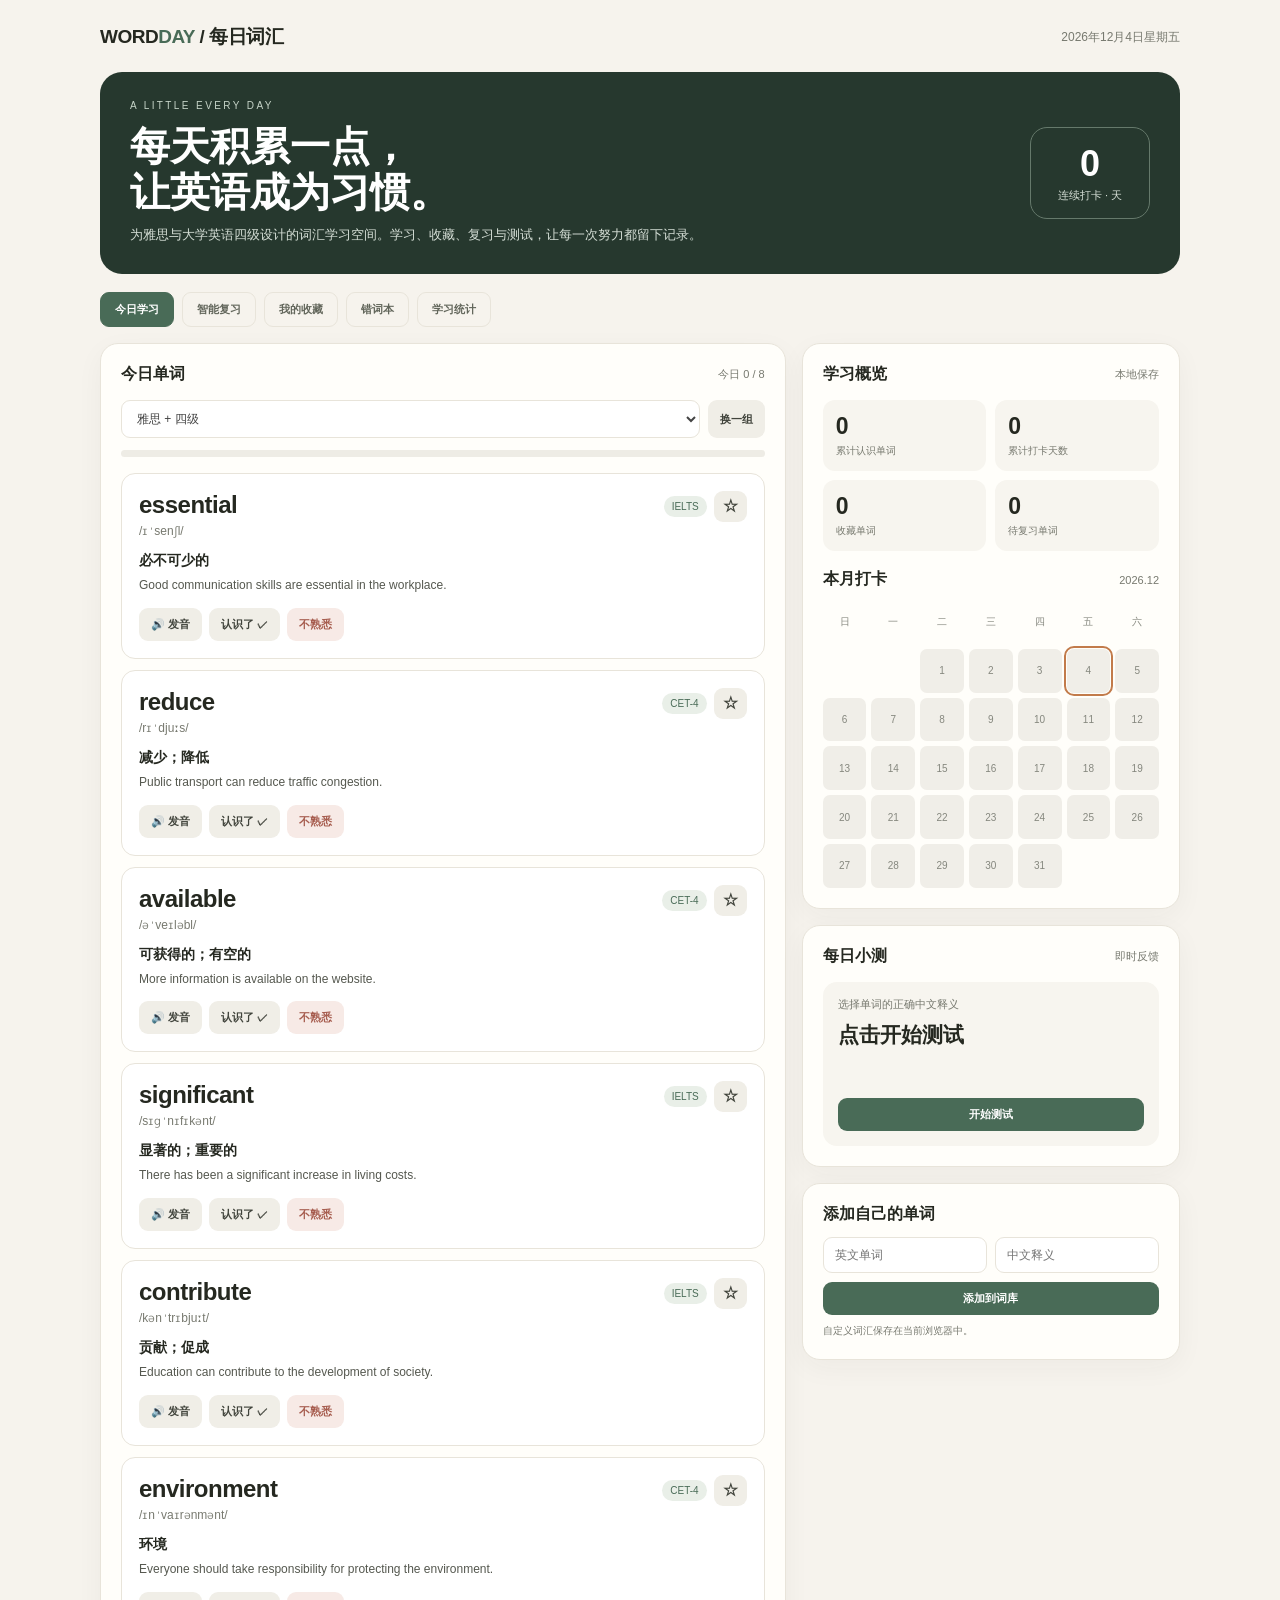
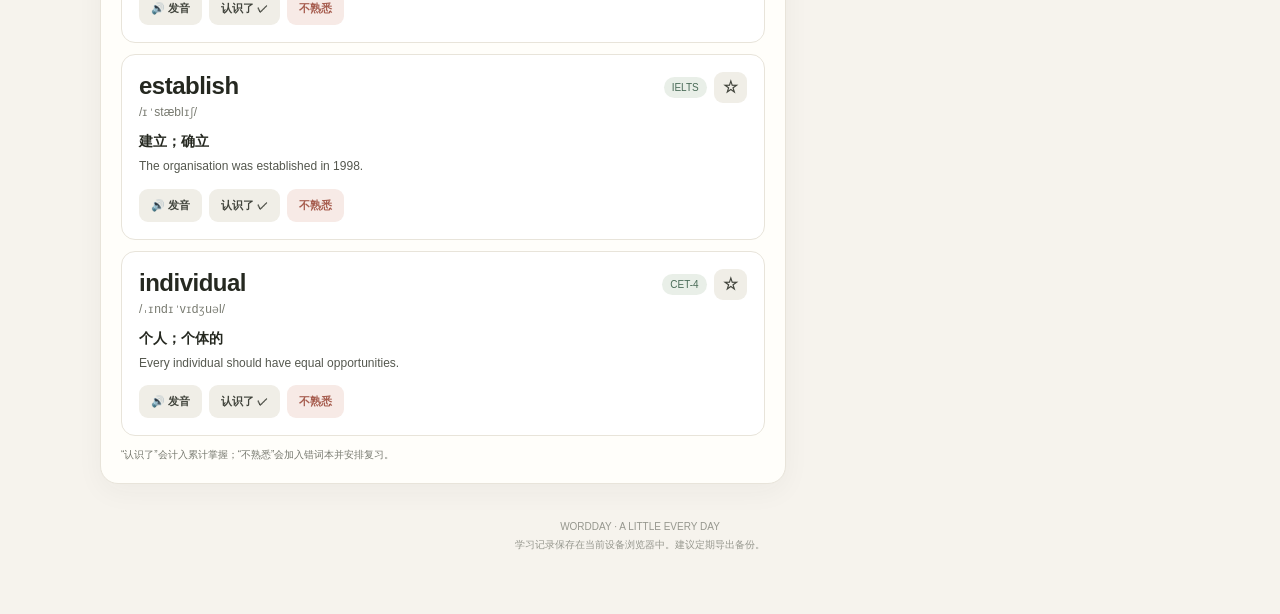
<file: wordday_local.html>
<!DOCTYPE html>
<html lang="zh-CN">
<head>
<meta charset="UTF-8"><meta name="viewport" content="width=device-width,initial-scale=1,viewport-fit=cover">
<meta name="theme-color" content="#f6f3ed"><meta name="apple-mobile-web-app-capable" content="yes"><meta name="apple-mobile-web-app-status-bar-style" content="default"><meta name="apple-mobile-web-app-title" content="WORDDAY">
<link rel="manifest" href="manifest.webmanifest"><link rel="apple-touch-icon" href="icon-192.png">
<title>WORDDAY · 每日词汇</title>
<style>
:root{--bg:#f6f3ed;--paper:#fffefa;--ink:#252820;--muted:#77796f;--line:#e8e4da;--green:#496b57;--deep:#26382e;--pale:#e9efe8;--orange:#c27b4b;--red:#a65c4e;--shadow:0 8px 28px rgba(43,54,43,.045)}
*{box-sizing:border-box}body{margin:0;background:var(--bg);color:var(--ink);font-family:Inter,-apple-system,BlinkMacSystemFont,"Segoe UI","PingFang SC","Microsoft YaHei",sans-serif}button,input,select{font:inherit}.wrap{max-width:1120px;margin:auto;padding:24px 20px 60px}.top{display:flex;justify-content:space-between;align-items:center;margin-bottom:22px}.brand{font-size:19px;font-weight:850;letter-spacing:-.5px}.brand span{color:var(--green)}.date,.muted{font-size:12px;color:var(--muted)}.hero{background:var(--deep);color:#fff;border-radius:22px;padding:28px 30px;display:grid;grid-template-columns:1fr auto;gap:20px;align-items:center}.eyebrow{font-size:10px;letter-spacing:2.4px;color:#c6d4c8}.hero h1{font-size:clamp(26px,4vw,40px);line-height:1.15;margin:12px 0 9px}.hero p{color:#d5ded6;max-width:620px;line-height:1.7;font-size:13px;margin:0}.hero-stat{border:1px solid #65796b;border-radius:17px;padding:15px 22px;min-width:120px;text-align:center}.hero-stat strong{display:block;font-size:36px}.hero-stat span{font-size:11px;color:#d5ded6}.nav{display:flex;gap:8px;overflow:auto;margin:18px 0 14px;padding-bottom:2px}.nav button{white-space:nowrap;background:transparent;color:#62665b;border:1px solid var(--line);padding:9px 14px}.nav button.active{background:var(--green);color:white;border-color:var(--green)}.layout{display:grid;grid-template-columns:minmax(0,1.45fr) minmax(270px,.8fr);gap:16px}.panel{background:var(--paper);border:1px solid var(--line);border-radius:18px;padding:20px;box-shadow:var(--shadow);margin-bottom:16px}.panel-head{display:flex;align-items:center;justify-content:space-between;gap:10px;margin-bottom:15px}.panel h2{font-size:16px;margin:0}.sub{font-size:11px;color:var(--muted)}.tools{display:flex;gap:8px;flex-wrap:wrap}.tools select,.tools input,.field{border:1px solid var(--line);background:#fff;border-radius:9px;padding:10px 11px;color:#444;font-size:12px;min-width:0}.tools select{flex:1}.progress{height:7px;background:#eeece5;border-radius:20px;overflow:hidden;margin:12px 0 16px}.progress>div{height:100%;width:0;background:var(--green);transition:.25s}.word{padding:17px;border:1px solid var(--line);border-radius:14px;margin-bottom:11px;background:#fff}.word-top{display:flex;justify-content:space-between;gap:12px;align-items:flex-start}.term{font-size:24px;font-weight:780;letter-spacing:-.5px}.phonetic{font-size:12px;color:var(--muted);margin-top:4px}.tag{font-size:10px;padding:5px 8px;background:var(--pale);color:var(--green);border-radius:20px;white-space:nowrap}.meaning{font-size:14px;font-weight:680;margin:12px 0 6px}.example{font-size:12px;line-height:1.65;color:#55584f}.example b{color:var(--green)}.actions{display:flex;gap:7px;margin-top:12px;flex-wrap:wrap}button{border:0;border-radius:9px;padding:9px 12px;font-size:11px;font-weight:680;cursor:pointer;background:var(--green);color:white}button.secondary{background:#f0eee7;color:#41443c}button.outline{background:transparent;border:1px solid var(--line);color:#55584f}button.danger{background:#f7eae6;color:var(--red)}button:disabled{opacity:.45;cursor:not-allowed}.star{font-size:15px;padding:6px 9px}.stats{display:grid;grid-template-columns:repeat(2,1fr);gap:9px}.stat{background:#f7f5ef;border-radius:12px;padding:13px}.stat strong{font-size:23px;display:block}.stat span{font-size:10px;color:var(--muted)}.calendar{display:grid;grid-template-columns:repeat(7,1fr);gap:5px;margin-top:10px}.day{aspect-ratio:1;border-radius:7px;background:#f0eee8;display:grid;place-items:center;font-size:10px;color:#85877e}.day.done{background:#dce9dc;color:#31583d;font-weight:800}.day.today{outline:2px solid var(--orange);outline-offset:1px}.barlist{display:grid;gap:9px}.barrow{display:grid;grid-template-columns:54px 1fr 28px;align-items:center;gap:8px;font-size:11px;color:var(--muted)}.bar{height:8px;border-radius:20px;background:#efede6;overflow:hidden}.bar i{display:block;height:100%;background:var(--green);border-radius:20px}.empty{padding:24px 12px;text-align:center;color:var(--muted);font-size:12px;background:#f8f6f0;border-radius:12px}.quizbox{background:#f7f5ef;border-radius:14px;padding:15px}.question{font-size:21px;font-weight:760;margin:9px 0 14px}.choices{display:grid;gap:7px}.choice{background:white;border:1px solid var(--line);color:#35372f;text-align:left}.choice.correct{border-color:#5c8b65;background:#edf5ed}.choice.wrong{border-color:#c87a69;background:#fff0ed}.feedback{font-size:11px;margin-top:9px;color:var(--muted);min-height:18px}.section{display:none}.section.active{display:block}.listword{display:flex;justify-content:space-between;gap:12px;align-items:center;padding:13px 0;border-bottom:1px solid var(--line)}.listword:last-child{border:0}.listword strong{font-size:15px}.listword small{display:block;color:var(--muted);margin-top:4px;font-size:11px}.pill{display:inline-block;padding:4px 7px;border-radius:20px;background:#f1eee6;color:#777;font-size:10px}.foot{text-align:center;color:#96978e;font-size:10px;margin-top:18px;line-height:1.8}.toast{position:fixed;left:50%;bottom:22px;transform:translateX(-50%);background:#26382e;color:#fff;padding:10px 15px;border-radius:10px;font-size:12px;opacity:0;pointer-events:none;transition:.2s}.toast.show{opacity:1}.section-title{font-size:14px;font-weight:750;margin:0 0 12px}.smallnote{font-size:10px;line-height:1.6;color:var(--muted)}
@media(max-width:760px){.wrap{padding:17px 13px 42px}.hero{grid-template-columns:1fr;padding:23px}.hero-stat{justify-self:start;display:flex;align-items:center;gap:10px;padding:8px 15px}.hero-stat strong{font-size:26px}.layout{grid-template-columns:1fr}.panel{padding:16px}.term{font-size:22px}}
</style></head><body><div class="wrap">
<header class="top"><div class="brand">WORD<span>DAY</span> / 每日词汇</div><div class="date" id="today"></div></header>
<section class="hero"><div><div class="eyebrow">A LITTLE EVERY DAY</div><h1>每天积累一点，<br>让英语成为习惯。</h1><p>为雅思与大学英语四级设计的词汇学习空间。学习、收藏、复习与测试，让每一次努力都留下记录。</p></div><div class="hero-stat"><strong id="streak">0</strong><span>连续打卡 · 天</span></div></section>
<nav class="nav"><button class="active" data-tab="learn">今日学习</button><button data-tab="review">智能复习 <span id="dueBadge"></span></button><button data-tab="favorites">我的收藏</button><button data-tab="mistakes">错词本</button><button data-tab="stats">学习统计</button></nav>
<section id="learn" class="section active"><div class="layout"><main class="panel"><div class="panel-head"><h2>今日单词</h2><span class="sub" id="dailyCount">今日 0 / 8</span></div><div class="tools"><select id="level"><option value="all">雅思 + 四级</option><option value="CET-4">四级核心</option><option value="IELTS">雅思进阶</option></select><button class="secondary" id="shuffle">换一组</button></div><div class="progress"><div id="dailyBar"></div></div><div id="wordList"></div><div class="smallnote">“认识了”会计入累计掌握；“不熟悉”会加入错词本并安排复习。</div></main><aside><div class="panel"><div class="panel-head"><h2>学习概览</h2><span class="sub">本地保存</span></div><div class="stats"><div class="stat"><strong id="totalKnown">0</strong><span>累计认识单词</span></div><div class="stat"><strong id="totalDays">0</strong><span>累计打卡天数</span></div><div class="stat"><strong id="totalFav">0</strong><span>收藏单词</span></div><div class="stat"><strong id="totalDue">0</strong><span>待复习单词</span></div></div><div class="panel-head" style="margin:18px 0 8px"><h2>本月打卡</h2><span class="sub" id="monthLabel"></span></div><div class="calendar" id="calendar"></div></div><div class="panel"><div class="panel-head"><h2>每日小测</h2><span class="sub">即时反馈</span></div><div class="quizbox"><div class="sub">选择单词的正确中文释义</div><div class="question" id="question">点击开始测试</div><div class="choices" id="choices"></div><div class="feedback" id="feedback"></div><button id="startQuiz" style="width:100%;margin-top:8px">开始测试</button></div></div><div class="panel"><h2 style="margin:0 0 12px">添加自己的单词</h2><div class="tools"><input id="newWord" placeholder="英文单词" style="flex:1;width:40%"><input id="newMeaning" placeholder="中文释义" style="flex:1;width:40%"></div><button id="addWord" style="width:100%;margin-top:9px">添加到词库</button><div class="smallnote" style="margin-top:8px">自定义词汇保存在当前浏览器中。</div></div></aside></div></section>
<section id="review" class="section"><div class="panel"><div class="panel-head"><h2>智能复习</h2><span class="sub" id="reviewCount">根据复习间隔安排</span></div><p class="smallnote">复习间隔采用轻量间隔重复：答对后逐步延长至 1、3、7、14 天；答错则安排次日复习。你可以随时调整掌握情况。</p><div id="reviewList"></div></div></section>
<section id="favorites" class="section"><div class="panel"><div class="panel-head"><h2>我的收藏</h2><span class="sub" id="favoriteCount"></span></div><div id="favoriteList"></div></div></section>
<section id="mistakes" class="section"><div class="panel"><div class="panel-head"><h2>错词本</h2><span class="sub" id="mistakeCount"></span></div><div id="mistakeList"></div></div></section>
<section id="stats" class="section"><div class="layout"><div class="panel"><div class="panel-head"><h2>学习数据</h2><span class="sub">持续积累</span></div><div class="stats"><div class="stat"><strong id="sKnown">0</strong><span>认识单词</span></div><div class="stat"><strong id="sDays">0</strong><span>打卡天数</span></div><div class="stat"><strong id="sQuiz">0</strong><span>答题次数</span></div><div class="stat"><strong id="sAccuracy">—</strong><span>答题正确率</span></div></div><h3 class="section-title" style="margin-top:22px">近 7 天学习情况</h3><div id="weeklyBars" class="barlist"></div></div><div class="panel"><h2 style="margin:0 0 12px">数据安全与迁移</h2><p class="smallnote">记录保存在当前浏览器。建议定期导出备份；换手机或清除 Safari 网站数据前，请先导出。</p><div class="actions"><button id="exportData">导出学习备份</button><button class="secondary" id="importBtn">导入备份</button><input id="importFile" type="file" accept="application/json" hidden></div><div class="smallnote" style="margin-top:12px">新版继续使用旧版 wordday_v1 数据标识，并兼容原有打卡、自定义词汇与小测记录。请勿删除浏览器原站点数据。</div></div></div></section>
<div class="foot">WORDDAY · A LITTLE EVERY DAY<br>学习记录保存在当前设备浏览器中。建议定期导出备份。</div></div><div class="toast" id="toast"></div>
<script>
const baseWords=[
["benefit","/ˈbenɪfɪt/","益处；使受益","Regular exercise has many benefits for our health.","CET-4"],
["environment","/ɪnˈvaɪrənmənt/","环境","Everyone should take responsibility for protecting the environment.","CET-4"],
["improve","/ɪmˈpruːv/","改善；提高","Reading every day can improve your writing skills.","CET-4"],
["challenge","/ˈtʃælɪndʒ/","挑战；难题","Learning a new language can be a challenging but rewarding experience.","CET-4"],
["opportunity","/ˌɒpəˈtjuːnəti/","机会","Studying abroad provides an opportunity to experience a different culture.","CET-4"],
["significant","/sɪɡˈnɪfɪkənt/","显著的；重要的","There has been a significant increase in living costs.","IELTS"],
["contribute","/kənˈtrɪbjuːt/","贡献；促成","Education can contribute to the development of society.","IELTS"],
["sustainable","/səˈsteɪnəbl/","可持续的","Cities need to develop more sustainable transport systems.","IELTS"],
["evidence","/ˈevɪdəns/","证据；迹象","There is strong evidence that sleep affects memory.","IELTS"],
["consequence","/ˈkɒnsɪkwəns/","结果；后果","Every decision may have an unexpected consequence.","IELTS"],
["accurate","/ˈækjərət/","准确的","It is important to provide accurate information.","CET-4"],
["approach","/əˈprəʊtʃ/","方法；处理方式","We need a different approach to solve this problem.","IELTS"],
["maintain","/meɪnˈteɪn/","维持；保持","It is important to maintain a healthy balance.","IELTS"],
["require","/rɪˈkwaɪə(r)/","需要；要求","The task requires careful planning.","CET-4"],
["various","/ˈveəriəs/","各种各样的","The university offers various courses for students.","CET-4"],
["essential","/ɪˈsenʃl/","必不可少的","Good communication skills are essential in the workplace.","IELTS"],
["analysis","/əˈnæləsɪs/","分析","The report provides an analysis of recent trends.","IELTS"],
["indicate","/ˈɪndɪkeɪt/","表明；显示","The results indicate a clear improvement.","IELTS"],
["individual","/ˌɪndɪˈvɪdʒuəl/","个人；个体的","Every individual should have equal opportunities.","CET-4"],
["affect","/əˈfekt/","影响","Lack of sleep can affect students' concentration.","CET-4"],
["considerable","/kənˈsɪdərəbl/","相当大的；可观的","The project requires a considerable amount of time.","IELTS"],
["factor","/ˈfæktə(r)/","因素","Cost is an important factor when choosing a university.","CET-4"],
["establish","/ɪˈstæblɪʃ/","建立；确立","The organisation was established in 1998.","IELTS"],
["participate","/pɑːˈtɪsɪpeɪt/","参加；参与","Students are encouraged to participate in campus activities.","CET-4"],
["interpret","/ɪnˈtɜːprɪt/","解释；理解","It is difficult to interpret the data without context.","IELTS"],
["available","/əˈveɪləbl/","可获得的；有空的","More information is available on the website.","CET-4"],
["perspective","/pəˈspektɪv/","观点；角度","Travel can help people understand different perspectives.","IELTS"],
["efficient","/ɪˈfɪʃnt/","有效率的","Planning ahead is an efficient way to manage time.","IELTS"],
["communicate","/kəˈmjuːnɪkeɪt/","交流；沟通","Students need opportunities to communicate in English.","CET-4"],
["relevant","/ˈreləvənt/","相关的","Please include only relevant information in your answer.","IELTS"],
["complex","/ˈkɒmpleks/","复杂的","Climate change is a complex global issue.","IELTS"],
["reduce","/rɪˈdjuːs/","减少；降低","Public transport can reduce traffic congestion.","CET-4"]
];
const key="wordday_v1", today=new Date().toISOString().slice(0,10);
const defaults={known:[],days:[],custom:[],daily:{},quizDone:0};
function loadState(){try{return {...defaults,...JSON.parse(localStorage.getItem(key)||'{}')}}catch(e){return {...defaults}}}
let state=loadState();
state.favorites=Array.isArray(state.favorites)?state.favorites:[];state.mistakes=Array.isArray(state.mistakes)?state.mistakes:[];state.reviews=state.reviews&&typeof state.reviews==='object'?state.reviews:{};state.quizTotal=Number(state.quizTotal)||0;state.quizCorrect=Number(state.quizCorrect)||0;state.studyLog=state.studyLog&&typeof state.studyLog==='object'?state.studyLog:{};Object.entries(state.daily||{}).forEach(([dt,words])=>{if(state.studyLog[dt]===undefined)state.studyLog[dt]=Array.isArray(words)?words.length:0});
let current=[],quizWord=null,answered=false,tab='learn',shuffleNonce=0;
const $=id=>document.getElementById(id);const esc=s=>String(s??'').replace(/[&<>"']/g,c=>({'&':'&amp;','<':'&lt;','>':'&gt;','"':'&quot;',"'":'&#39;'}[c]));
function save(){localStorage.setItem(key,JSON.stringify(state));renderOverview()}
function allWords(){return baseWords.concat(state.custom||[])}
function findWord(name){return allWords().find(w=>w[0]===name)}
function dayAdd(n){let d=new Date();d.setDate(d.getDate()+n);return d.toISOString().slice(0,10)}
function getDaily(){let filter=$('level').value;let pool=allWords().filter(w=>filter==='all'||w[4]===filter||w[4]==='自定义');let seed=(Number(today.replaceAll('-',''))+(filter==='CET-4'?3:filter==='IELTS'?7:0)+shuffleNonce*7919)%233280;let arr=pool.slice();for(let i=arr.length-1;i>0;i--){seed=(seed*9301+49297)%233280;let j=Math.floor(seed/233280*(i+1));[arr[i],arr[j]]=[arr[j],arr[i]]}return arr.slice(0,8)}
function toast(msg){$('toast').textContent=msg;$('toast').classList.add('show');setTimeout(()=>$('toast').classList.remove('show'),1800)}
function speak(word){if('speechSynthesis'in window){speechSynthesis.cancel();let u=new SpeechSynthesisUtterance(word);u.lang='en-US';speechSynthesis.speak(u)}}
function toggleFavorite(word){state.favorites=state.favorites.includes(word)?state.favorites.filter(x=>x!==word):[...state.favorites,word];save();renderWords();renderLists();toast(state.favorites.includes(word)?'已加入收藏':'已取消收藏')}
function schedule(word,days=1){let r=state.reviews[word]||{level:0};r.due=dayAdd(days);r.level=Math.max(0,r.level||0);state.reviews[word]=r}
function markKnown(word){let d=state.daily[today]||[];if(!d.includes(word)){d.push(word);state.daily[today]=d;if(!state.known.includes(word))state.known.push(word);state.days=[...new Set([...state.days,today])];state.studyLog[today]=(state.studyLog[today]||0)+1;let r=state.reviews[word]||{level:0};r.level=Math.min(4,(r.level||0)+1);r.due=dayAdd([1,3,7,14,30][Math.max(0,r.level-1)]||30);state.reviews[word]=r;state.mistakes=state.mistakes.filter(x=>x!==word);save();renderWords();renderLists();toast('已记录，继续保持！')}}
function markUnknown(word){if(!state.mistakes.includes(word))state.mistakes.push(word);schedule(word,1);save();renderWords();renderLists();toast('已加入错词本，明天复习')}
function renderWords(){current=getDaily();let done=state.daily[today]||[];$('dailyCount').textContent=`今日 ${done.length} / ${current.length}`;$('dailyBar').style.width=(done.length/Math.max(1,current.length)*100)+'%';$('wordList').innerHTML=current.map(w=>{let fav=state.favorites.includes(w[0]),isDone=done.includes(w[0]);return `<article class="word"><div class="word-top"><div><div class="term">${esc(w[0])}</div><div class="phonetic">${esc(w[1])}</div></div><div style="display:flex;gap:7px;align-items:center"><span class="tag">${esc(w[4]||'自定义')}</span><button class="secondary star" data-action="fav" data-word="${esc(w[0])}" aria-label="收藏">${fav?'★':'☆'}</button></div></div><div class="meaning">${esc(w[2])}</div><div class="example">${esc(w[3])}</div><div class="actions"><button class="secondary" data-action="speak" data-word="${esc(w[0])}">🔊 发音</button><button class="${isDone?'outline':'secondary'}" data-action="known" data-word="${esc(w[0])}">${isDone?'✓ 已打卡':'认识了 ✓'}</button><button class="danger" data-action="unknown" data-word="${esc(w[0])}">不熟悉</button></div></article>`}).join('')||'<div class="empty">当前词库暂无单词</div>'}
function dueWords(){return allWords().filter(w=>state.reviews[w[0]]&&state.reviews[w[0]].due<=today)}
function renderLists(){let due=dueWords();$('dueBadge').textContent=due.length?`· ${due.length}`:'';$('totalDue').textContent=due.length;$('reviewCount').textContent=`${due.length} 个单词待复习`;$('reviewList').innerHTML=due.length?due.map(w=>`<div class="listword"><div><strong>${esc(w[0])}</strong><small>${esc(w[2])} · 复习等级 ${state.reviews[w[0]].level||0}</small></div><div class="actions"><button class="secondary" data-action="speak" data-word="${esc(w[0])}">发音</button><button data-action="review-ok" data-word="${esc(w[0])}">记住了</button><button class="danger" data-action="unknown" data-word="${esc(w[0])}">还不熟</button></div></div>`).join(''):'<div class="empty">今天没有到期复习的单词。学习新词后，它们会自动进入复习计划。</div>';
let fav=state.favorites.map(findWord).filter(Boolean);$('favoriteCount').textContent=`${fav.length} 个单词`;$('totalFav').textContent=fav.length;$('favoriteList').innerHTML=fav.length?fav.map(w=>listRow(w,'unfav')).join(''):'<div class="empty">还没有收藏单词，点击单词卡片上的 ☆ 即可收藏。</div>';
let mis=state.mistakes.map(findWord).filter(Boolean);$('mistakeCount').textContent=`${mis.length} 个单词`;$('mistakeList').innerHTML=mis.length?mis.map(w=>listRow(w,'clear-mistake')).join(''):'<div class="empty">错词本还是空的。遇到不熟悉的单词时，点击“不熟悉”即可加入。</div>'}
function listRow(w,action){return `<div class="listword"><div><strong>${esc(w[0])}</strong><small>${esc(w[2])} · ${esc(w[4]||'自定义')}</small></div><div class="actions"><button class="secondary" data-action="speak" data-word="${esc(w[0])}">发音</button><button class="outline" data-action="${action}" data-word="${esc(w[0])}">${action==='unfav'?'取消收藏':'移出错词本'}</button></div></div>`}
function renderOverview(){let days=state.days||[];$('totalKnown').textContent=state.known.length;$('totalDays').textContent=days.length;let streak=0,d=new Date();if(!days.includes(today))d.setDate(d.getDate()-1);while(days.includes(d.toISOString().slice(0,10))){streak++;d.setDate(d.getDate()-1)}$('streak').textContent=streak;let now=new Date(),y=now.getFullYear(),m=now.getMonth(),first=new Date(y,m,1).getDay(),count=new Date(y,m+1,0).getDate();$('monthLabel').textContent=`${y}.${String(m+1).padStart(2,'0')}`;let labels=['日','一','二','三','四','五','六'];$('calendar').innerHTML=labels.map(x=>`<div class="day" style="background:transparent">${x}</div>`).join('')+Array.from({length:first},()=>'<div></div>').join('')+Array.from({length:count},(_,i)=>{let dt=`${y}-${String(m+1).padStart(2,'0')}-${String(i+1).padStart(2,'0')}`;return `<div class="day ${days.includes(dt)?'done':''} ${dt===today?'today':''}">${i+1}</div>`}).join('');$('sKnown').textContent=state.known.length;$('sDays').textContent=days.length;$('sQuiz').textContent=state.quizTotal;$('sAccuracy').textContent=state.quizTotal?Math.round(state.quizCorrect/state.quizTotal*100)+'%':'—';let max=1,arr=Array.from({length:7},(_,i)=>{let dt=dayAdd(i-6);return {dt,n:Number(state.studyLog[dt]||0)}});max=Math.max(1,...arr.map(x=>x.n));$('weeklyBars').innerHTML=arr.map(x=>`<div class="barrow"><span>${x.dt.slice(5)}</span><div class="bar"><i style="width:${x.n/max*100}%"></i></div><b>${x.n}</b></div>`).join('')}
let answeredQuiz=false;
function startQuiz(){let pool=current.length?current:allWords();if(!pool.length)return;quizWord=pool[Math.floor(Math.random()*pool.length)];answered=false;$('question').textContent=quizWord[0];$('feedback').textContent='';let opts=[quizWord[2]],others=allWords().filter(w=>w[0]!==quizWord[0]);while(opts.length<Math.min(4,others.length+1)){let x=others[Math.floor(Math.random()*others.length)][2];if(!opts.includes(x))opts.push(x)}opts.sort(()=>Math.random()-.5);$('choices').innerHTML=opts.map(o=>`<button class="choice" data-action="answer" data-answer="${esc(o)}">${esc(o)}</button>`).join('');$('startQuiz').textContent='下一题'}
function answerQuiz(btn,answer){if(answered)return;answered=true;let ok=answer===quizWord[2];state.quizTotal++;if(ok){state.quizCorrect++;state.quizDone++;$('feedback').textContent='答对了！继续保持。'}else{$('feedback').textContent='正确答案：'+quizWord[2];if(!state.mistakes.includes(quizWord[0]))state.mistakes.push(quizWord[0]);schedule(quizWord[0],1)}save();document.querySelectorAll('.choice').forEach(b=>{if(b.textContent===quizWord[2])b.classList.add('correct')});if(!ok)btn.classList.add('wrong');renderLists()}
function switchTab(name){tab=name;document.querySelectorAll('.nav button').forEach(b=>b.classList.toggle('active',b.dataset.tab===name));document.querySelectorAll('.section').forEach(s=>s.classList.toggle('active',s.id===name));if(name==='review'||name==='favorites'||name==='mistakes')renderLists();if(name==='stats')renderOverview()}
document.addEventListener('click',e=>{let b=e.target.closest('[data-action]');if(!b)return;let a=b.dataset.action,w=b.dataset.word;if(a==='fav')toggleFavorite(w);if(a==='speak')speak(w);if(a==='known')markKnown(w);if(a==='unknown')markUnknown(w);if(a==='review-ok'){let r=state.reviews[w]||{level:0};r.level=Math.min(4,(r.level||0)+1);r.due=dayAdd([1,3,7,14,30][Math.max(0,r.level-1)]||30);state.reviews[w]=r;state.mistakes=state.mistakes.filter(x=>x!==w);save();renderLists();toast('已完成本次复习')};if(a==='unfav'){state.favorites=state.favorites.filter(x=>x!==w);save();renderLists()};if(a==='clear-mistake'){state.mistakes=state.mistakes.filter(x=>x!==w);save();renderLists()};if(a==='answer')answerQuiz(b,b.dataset.answer)});
document.querySelectorAll('.nav button').forEach(b=>b.addEventListener('click',()=>switchTab(b.dataset.tab)));$('today').textContent=new Date().toLocaleDateString('zh-CN',{year:'numeric',month:'long',day:'numeric',weekday:'long'});$('level').addEventListener('change',()=>{shuffleNonce=0;renderWords()});$('shuffle').addEventListener('click',()=>{shuffleNonce++;renderWords();toast('已为你换一组单词')});$('startQuiz').addEventListener('click',startQuiz);$('addWord').addEventListener('click',()=>{let w=$('newWord').value.trim().toLowerCase(),m=$('newMeaning').value.trim();if(!w||!m){alert('请填写英文单词和中文释义');return}if(allWords().some(x=>x[0].toLowerCase()===w)){alert('这个单词已经在词库中');return}state.custom.push([w,'/ 自定义 /',m,'Create your own example sentence with this word.','自定义']);save();$('newWord').value='';$('newMeaning').value='';renderWords();toast('添加成功')});
$('exportData').addEventListener('click',()=>{let blob=new Blob([JSON.stringify({app:'WORDDAY',version:2,exportedAt:new Date().toISOString(),state},null,2)],{type:'application/json'});let a=document.createElement('a');a.href=URL.createObjectURL(blob);a.download='WORDDAY学习记录备份.json';a.click();URL.revokeObjectURL(a.href)});$('importBtn').addEventListener('click',()=>$('importFile').click());$('importFile').addEventListener('change',async e=>{let f=e.target.files[0];if(!f)return;try{let data=JSON.parse(await f.text());let incoming=data.state||data;if(!confirm('导入会合并备份中的记录，不会覆盖现有打卡日期。是否继续？'))return;state={...state,...incoming,known:[...new Set([...(state.known||[]),...(incoming.known||[])])],days:[...new Set([...(state.days||[]),...(incoming.days||[])])],favorites:[...new Set([...(state.favorites||[]),...(incoming.favorites||[])])],mistakes:[...new Set([...(state.mistakes||[]),...(incoming.mistakes||[])])],custom:[...(state.custom||[]),...(incoming.custom||[]).filter(w=>!state.custom.some(x=>x[0]===w[0]))],daily:{...(incoming.daily||{}),...(state.daily||{})},reviews:{...(incoming.reviews||{}),...(state.reviews||{})},studyLog:{...(incoming.studyLog||{}),...(state.studyLog||{})}};save();renderWords();renderLists();toast('备份导入完成')}catch(err){alert('文件格式不正确，无法导入')}e.target.value=''});
renderOverview();renderWords();renderLists();
if('serviceWorker'in navigator&&location.protocol.startsWith('http'))window.addEventListener('load',()=>navigator.serviceWorker.register('./service-worker.js').catch(()=>{}));
</script></body></html>
</file>
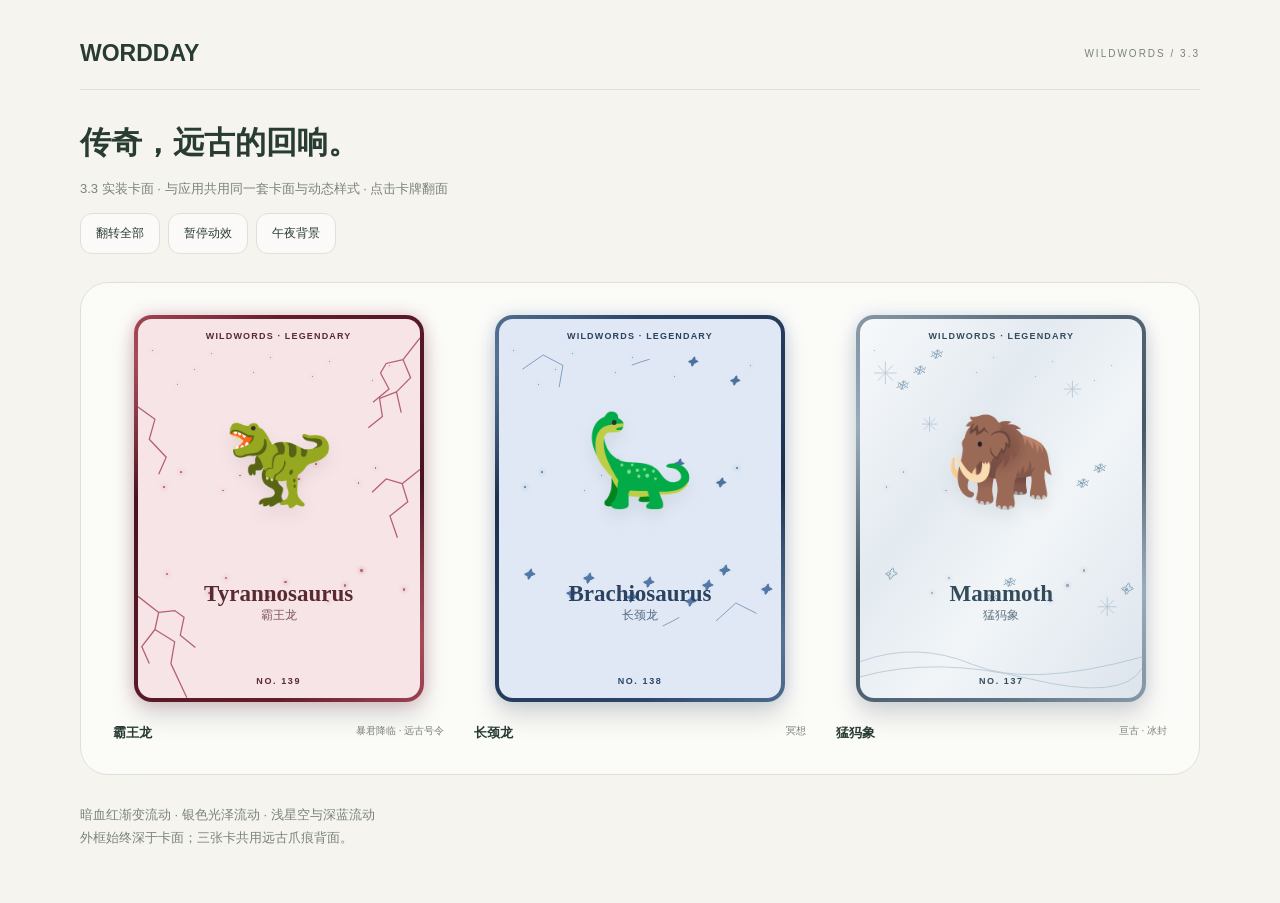
<file: 传奇卡面预览.html>
<!doctype html><html lang="zh-CN"><head><meta charset="utf-8"><meta name="viewport" content="width=device-width,initial-scale=1"><title>WORDDAY 3.3.1 · 传奇实装卡面</title><link rel="stylesheet" href="wildwords.css"><link rel="stylesheet" href="advanced285fix.css"><link rel="stylesheet" href="legend33.css"><style>:root{--paper:#fffefa;--ink:#293c33;--line:#dce1d9;--muted:#7a837c;--green:#426957}*{box-sizing:border-box}body{margin:0;background:#f5f4ee;color:var(--ink);font-family:-apple-system,BlinkMacSystemFont,'Segoe UI','PingFang SC',sans-serif}main{max-width:1180px;margin:auto;padding:40px 30px}header{border-bottom:1px solid var(--line);padding-bottom:22px;display:flex;justify-content:space-between;align-items:center}.brand{font-weight:900;font-size:23px}.kicker{font-size:10px;letter-spacing:2px;color:var(--muted)}h1{font-size:31px;margin:32px 0 10px}p{font-size:13px;color:var(--muted);line-height:1.8}.gallery{display:grid;grid-template-columns:repeat(3,minmax(0,1fr));gap:30px;padding:32px;background:#ffffff99;border:1px solid var(--line);border-radius:28px;margin:28px 0;backdrop-filter:blur(24px)}.shell{border:0;background:none;padding:0;width:100%;max-width:290px;aspect-ratio:3/4;position:relative;perspective:1000px;cursor:pointer;display:block;margin:auto}.rotor{position:absolute;inset:0;transform-style:preserve-3d;transition:transform .8s}.back .rotor{transform:rotateY(180deg)}.side{position:absolute;inset:0;backface-visibility:hidden;-webkit-backface-visibility:hidden}.rear{transform:rotateY(180deg)}.side>.wild-card{width:100%;height:100%;min-height:0}.wild-card .wild-emoji{font-size:90px!important;line-height:1.5}.label{margin-top:22px;font-size:13px;display:flex;justify-content:space-between;gap:8px}.label small{font-size:10px;color:var(--muted)}button.tool{font:inherit;font-size:12px;color:var(--ink);border:1px solid var(--line);border-radius:12px;background:#fff9;padding:11px 15px;margin-right:8px;cursor:pointer}.paused *{animation-play-state:paused!important}.dark{background:#1f2d29;--ink:#edf1ea;--muted:#acb8b0;--paper:#2c3a33;--line:#526459}.dark .gallery{background:#33463d77}.dark button.tool{background:#34463a;color:#edf1ea}button:focus-visible{outline:3px solid var(--green);outline-offset:5px}@media(max-width:760px){main{padding:25px 20px}.gallery{grid-template-columns:1fr;padding:25px;gap:32px}.shell{max-width:290px}header{gap:20px}.kicker{font-size:9px}.wild-card .wild-emoji{font-size:90px!important}}@media(prefers-reduced-motion:reduce){.rotor{transition:none}}</style><link rel="stylesheet" href="patch331.css"></head><body><main><header><span class="brand">WORDDAY</span><span class="kicker">WILDWORDS / 3.3</span></header><h1>传奇，远古的回响。</h1><p>3.3 实装卡面 · 与应用共用同一套卡面与动态样式 · 点击卡牌翻面</p><button class="tool" id="flip">翻转全部</button><button class="tool" id="motion">暂停动效</button><button class="tool" id="theme">午夜背景</button><div class="gallery" id="gallery"></div><p>暗血红渐变流动 · 银色光泽流动 · 浅星空与深蓝流动<br>外框始终深于卡面；三张卡共用远古爪痕背面。</p></main><script>window.WILDWORDS={animals:[{"id": 136, "name": "Mammoth", "cn": "猛犸象", "emoji": "🦣", "rarity": 5}, {"id": 137, "name": "Brachiosaurus", "cn": "长颈龙", "emoji": "🦕", "rarity": 5}, {"id": 138, "name": "Tyrannosaurus", "cn": "霸王龙", "emoji": "🦖", "rarity": 5}],data:{},album(){}};</script><script src="legend33.js"></script><script>const names={Mammoth:'亘古 · 冰封',Brachiosaurus:'冥想',Tyrannosaurus:'暴君降临 · 远古号令'},cards=[...WILDWORDS.animals].sort((a,b)=>b.id-a.id);document.getElementById('gallery').innerHTML=cards.map(a=>'<article><button class="shell" aria-label="翻转'+a.cn+'卡面"><span class="rotor"><span class="side">'+WDLegendary.card(a)+'</span><span class="side rear">'+WDLegendary.card(a,false,'',true)+'</span></span></button><div class="label"><strong>'+a.cn+'</strong><small>'+names[a.name]+'</small></div></article>').join('');document.querySelectorAll('.shell').forEach(b=>b.onclick=()=>b.classList.toggle('back'));document.getElementById('flip').onclick=()=>{const b=[...document.querySelectorAll('.shell')],state=!b.every(b=>b.classList.contains('back'));b.forEach(b=>b.classList.toggle('back',state))};document.getElementById('motion').onclick=e=>{const p=document.body.classList.toggle('paused');e.currentTarget.textContent=p?'播放动效':'暂停动效'};document.getElementById('theme').onclick=e=>{const d=document.body.classList.toggle('dark');e.currentTarget.textContent=d?'米白背景':'午夜背景'};</script></body></html>
</file>
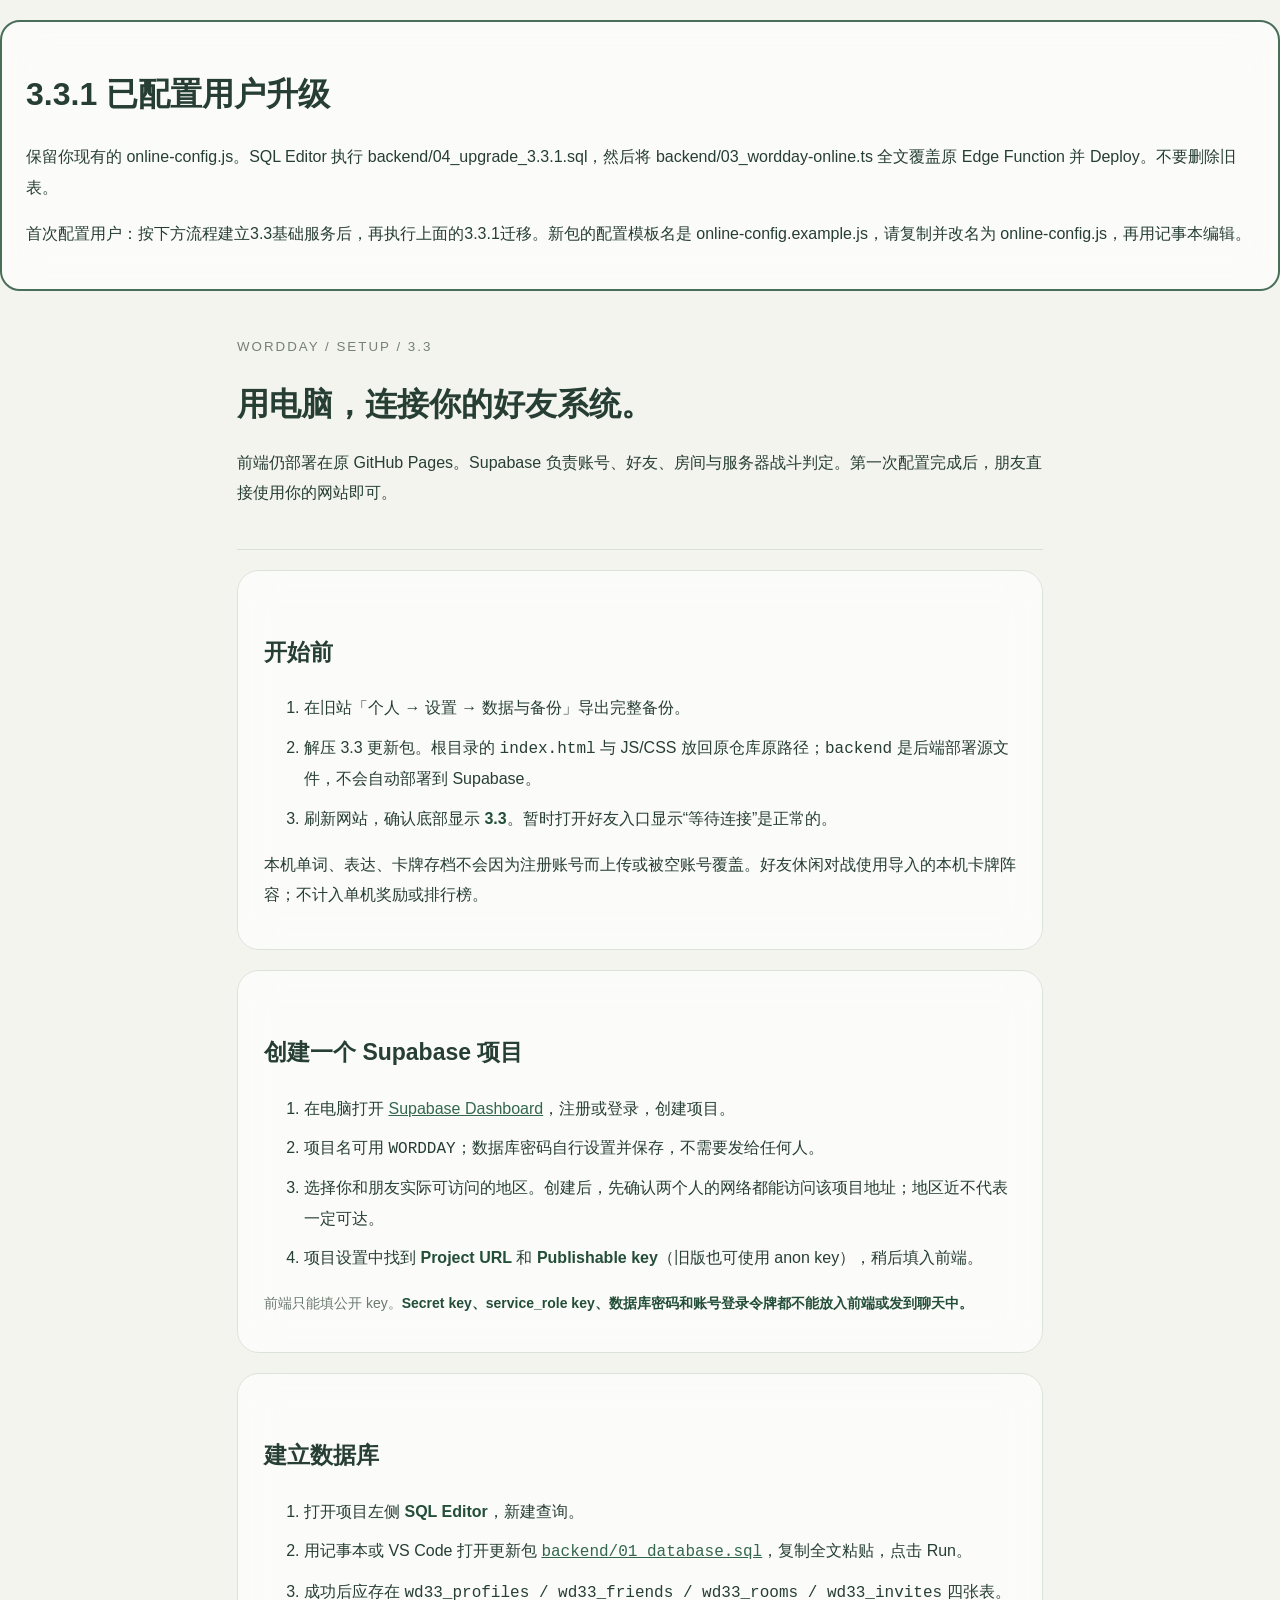
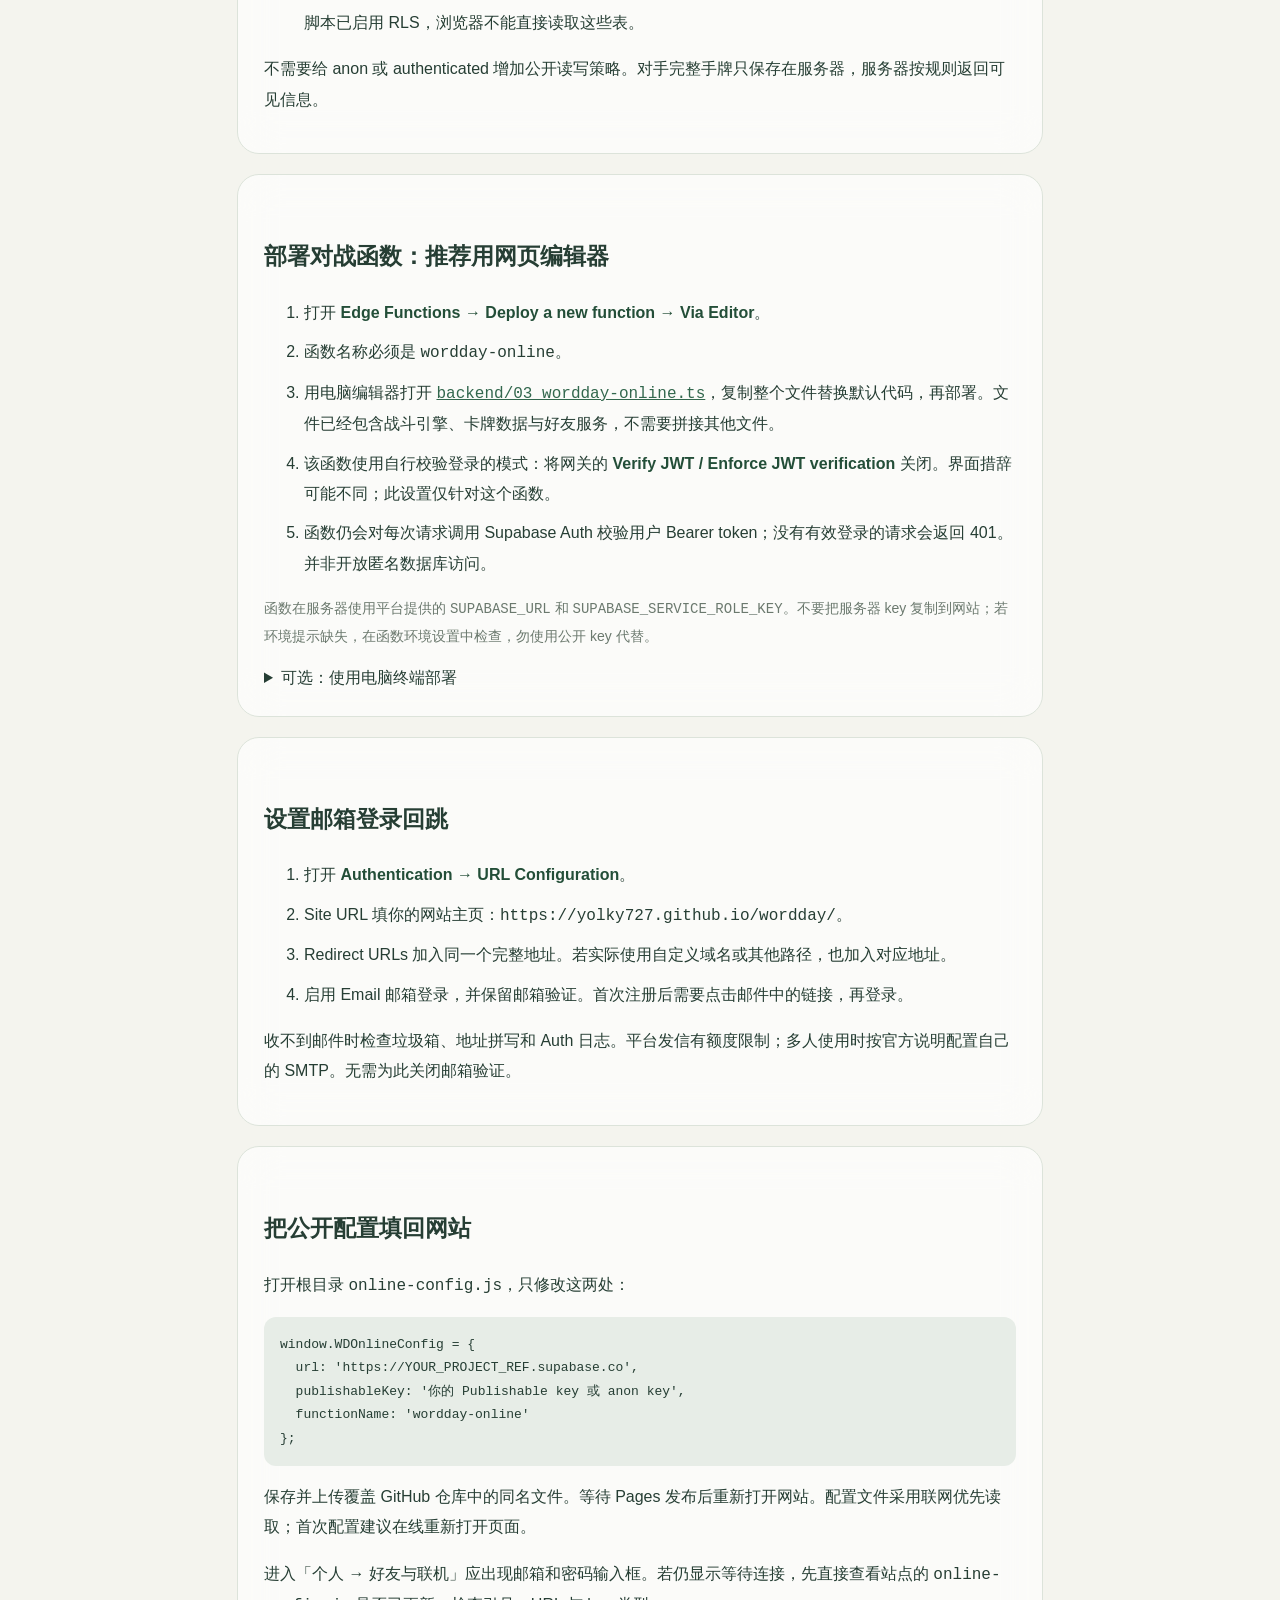
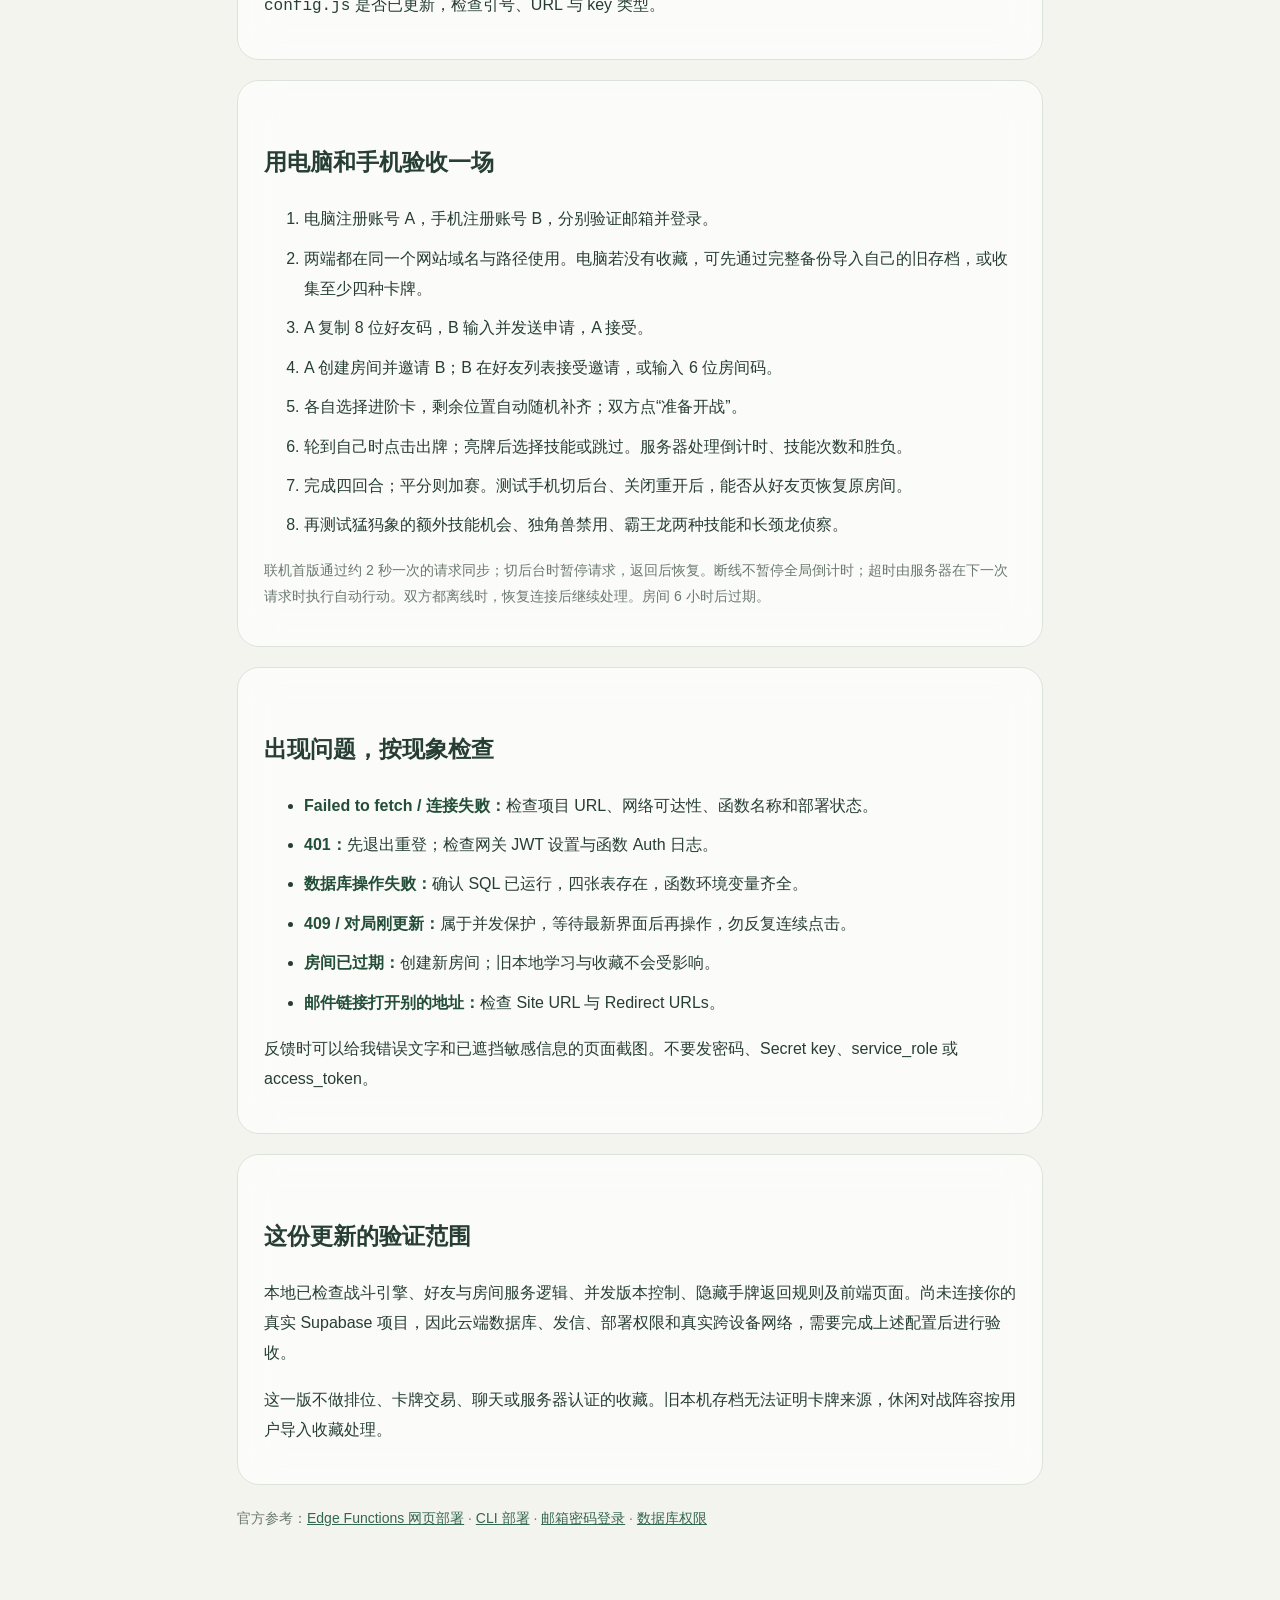
<file: 好友系统配置指南.html>
<!doctype html><html lang="zh-CN"><head><meta charset="utf-8"><meta name="viewport" content="width=device-width,initial-scale=1"><title>WORDDAY 3.3 · 好友联机配置指南</title><style>*{box-sizing:border-box}body{margin:0;background:#f4f4ee;color:#263e34;font:16px/1.9 -apple-system,BlinkMacSystemFont,'Segoe UI','PingFang SC',sans-serif}main{max-width:850px;margin:40px auto;padding:0 22px 70px}header{border-bottom:1px solid #d8e0d8;padding-bottom:24px}small{letter-spacing:2px;color:#748176}h1{font-size:32px;line-height:1.35}h2{font-size:23px;margin-top:38px}section{background:#ffffffa8;border:1px solid #dce3da;border-radius:22px;padding:22px 26px;margin:20px 0;backdrop-filter:blur(20px)}pre{padding:16px;background:#e7ede7;border-radius:12px;overflow:auto;white-space:pre-wrap;overflow-wrap:anywhere;font:13px/1.8 ui-monospace,Consolas,monospace}a{color:#32674d}li{margin:9px 0}strong{color:#234e38}.note{font-size:14px;color:#6b796e}code{overflow-wrap:anywhere}</style></head><body><section style="padding:24px;border:2px solid #496e59;border-radius:20px"><h1>3.3.1 已配置用户升级</h1><p>保留你现有的 online-config.js。SQL Editor 执行 backend/04_upgrade_3.3.1.sql，然后将 backend/03_wordday-online.ts 全文覆盖原 Edge Function 并 Deploy。不要删除旧表。</p><p>首次配置用户：按下方流程建立3.3基础服务后，再执行上面的3.3.1迁移。新包的配置模板名是 online-config.example.js，请复制并改名为 online-config.js，再用记事本编辑。</p></section><main><header><small>WORDDAY / SETUP / 3.3</small><h1>用电脑，连接你的好友系统。</h1><p>前端仍部署在原 GitHub Pages。Supabase 负责账号、好友、房间与服务器战斗判定。第一次配置完成后，朋友直接使用你的网站即可。</p></header><section><h2>开始前</h2><ol><li>在旧站「个人 → 设置 → 数据与备份」导出完整备份。</li><li>解压 3.3 更新包。根目录的 <code>index.html</code> 与 JS/CSS 放回原仓库原路径；<code>backend</code> 是后端部署源文件，不会自动部署到 Supabase。</li><li>刷新网站，确认底部显示 <strong>3.3</strong>。暂时打开好友入口显示“等待连接”是正常的。</li></ol><p>本机单词、表达、卡牌存档不会因为注册账号而上传或被空账号覆盖。好友休闲对战使用导入的本机卡牌阵容；不计入单机奖励或排行榜。</p></section><section><h2>创建一个 Supabase 项目</h2><ol><li>在电脑打开 <a href="https://supabase.com/dashboard" target="_blank" rel="noopener">Supabase Dashboard</a>，注册或登录，创建项目。</li><li>项目名可用 <code>WORDDAY</code>；数据库密码自行设置并保存，不需要发给任何人。</li><li>选择你和朋友实际可访问的地区。创建后，先确认两个人的网络都能访问该项目地址；地区近不代表一定可达。</li><li>项目设置中找到 <strong>Project URL</strong> 和 <strong>Publishable key</strong>（旧版也可使用 anon key），稍后填入前端。</li></ol><p class="note">前端只能填公开 key。<strong>Secret key、service_role key、数据库密码和账号登录令牌都不能放入前端或发到聊天中。</strong></p></section><section><h2>建立数据库</h2><ol><li>打开项目左侧 <strong>SQL Editor</strong>，新建查询。</li><li>用记事本或 VS Code 打开更新包 <a href="backend/01_database.sql"><code>backend/01_database.sql</code></a>，复制全文粘贴，点击 Run。</li><li>成功后应存在 <code>wd33_profiles / wd33_friends / wd33_rooms / wd33_invites</code> 四张表。脚本已启用 RLS，浏览器不能直接读取这些表。</li></ol><p>不需要给 anon 或 authenticated 增加公开读写策略。对手完整手牌只保存在服务器，服务器按规则返回可见信息。</p></section><section><h2>部署对战函数：推荐用网页编辑器</h2><ol><li>打开 <strong>Edge Functions → Deploy a new function → Via Editor</strong>。</li><li>函数名称必须是 <code>wordday-online</code>。</li><li>用电脑编辑器打开 <a href="backend/03_wordday-online.ts"><code>backend/03_wordday-online.ts</code></a>，复制整个文件替换默认代码，再部署。文件已经包含战斗引擎、卡牌数据与好友服务，不需要拼接其他文件。</li><li>该函数使用自行校验登录的模式：将网关的 <strong>Verify JWT / Enforce JWT verification</strong> 关闭。界面措辞可能不同；此设置仅针对这个函数。</li><li>函数仍会对每次请求调用 Supabase Auth 校验用户 Bearer token；没有有效登录的请求会返回 401。并非开放匿名数据库访问。</li></ol><p class="note">函数在服务器使用平台提供的 <code>SUPABASE_URL</code> 和 <code>SUPABASE_SERVICE_ROLE_KEY</code>。不要把服务器 key 复制到网站；若环境提示缺失，在函数环境设置中检查，勿使用公开 key 代替。</p><details><summary>可选：使用电脑终端部署</summary><p>电脑先安装官方 Node.js LTS；在解压目录打开终端：</p><pre>cd backend
npx supabase login
npx supabase functions deploy wordday-online --project-ref YOUR_PROJECT_REF --no-verify-jwt</pre><p>把 <code>YOUR_PROJECT_REF</code> 替换为项目编号（通常是 Project URL 中 <code>.supabase.co</code> 前的一段），登录凭据只在你的电脑或官方页面操作。目录内的 <code>supabase/config.toml</code> 和函数文件已经准备好。不需要启动本地数据库。</p></details></section><section><h2>设置邮箱登录回跳</h2><ol><li>打开 <strong>Authentication → URL Configuration</strong>。</li><li>Site URL 填你的网站主页：<code>https://yolky727.github.io/wordday/</code>。</li><li>Redirect URLs 加入同一个完整地址。若实际使用自定义域名或其他路径，也加入对应地址。</li><li>启用 Email 邮箱登录，并保留邮箱验证。首次注册后需要点击邮件中的链接，再登录。</li></ol><p>收不到邮件时检查垃圾箱、地址拼写和 Auth 日志。平台发信有额度限制；多人使用时按官方说明配置自己的 SMTP。无需为此关闭邮箱验证。</p></section><section><h2>把公开配置填回网站</h2><p>打开根目录 <code>online-config.js</code>，只修改这两处：</p><pre>window.WDOnlineConfig = {
  url: 'https://YOUR_PROJECT_REF.supabase.co',
  publishableKey: '你的 Publishable key 或 anon key',
  functionName: 'wordday-online'
};</pre><p>保存并上传覆盖 GitHub 仓库中的同名文件。等待 Pages 发布后重新打开网站。配置文件采用联网优先读取；首次配置建议在线重新打开页面。</p><p>进入「个人 → 好友与联机」应出现邮箱和密码输入框。若仍显示等待连接，先直接查看站点的 <code>online-config.js</code> 是否已更新，检查引号、URL 与 key 类型。</p></section><section><h2>用电脑和手机验收一场</h2><ol><li>电脑注册账号 A，手机注册账号 B，分别验证邮箱并登录。</li><li>两端都在同一个网站域名与路径使用。电脑若没有收藏，可先通过完整备份导入自己的旧存档，或收集至少四种卡牌。</li><li>A 复制 8 位好友码，B 输入并发送申请，A 接受。</li><li>A 创建房间并邀请 B；B 在好友列表接受邀请，或输入 6 位房间码。</li><li>各自选择进阶卡，剩余位置自动随机补齐；双方点“准备开战”。</li><li>轮到自己时点击出牌；亮牌后选择技能或跳过。服务器处理倒计时、技能次数和胜负。</li><li>完成四回合；平分则加赛。测试手机切后台、关闭重开后，能否从好友页恢复原房间。</li><li>再测试猛犸象的额外技能机会、独角兽禁用、霸王龙两种技能和长颈龙侦察。</li></ol><p class="note">联机首版通过约 2 秒一次的请求同步；切后台时暂停请求，返回后恢复。断线不暂停全局倒计时；超时由服务器在下一次请求时执行自动行动。双方都离线时，恢复连接后继续处理。房间 6 小时后过期。</p></section><section><h2>出现问题，按现象检查</h2><ul><li><strong>Failed to fetch / 连接失败：</strong>检查项目 URL、网络可达性、函数名称和部署状态。</li><li><strong>401：</strong>先退出重登；检查网关 JWT 设置与函数 Auth 日志。</li><li><strong>数据库操作失败：</strong>确认 SQL 已运行，四张表存在，函数环境变量齐全。</li><li><strong>409 / 对局刚更新：</strong>属于并发保护，等待最新界面后再操作，勿反复连续点击。</li><li><strong>房间已过期：</strong>创建新房间；旧本地学习与收藏不会受影响。</li><li><strong>邮件链接打开别的地址：</strong>检查 Site URL 与 Redirect URLs。</li></ul><p>反馈时可以给我错误文字和已遮挡敏感信息的页面截图。不要发密码、Secret key、service_role 或 access_token。</p></section><section><h2>这份更新的验证范围</h2><p>本地已检查战斗引擎、好友与房间服务逻辑、并发版本控制、隐藏手牌返回规则及前端页面。尚未连接你的真实 Supabase 项目，因此云端数据库、发信、部署权限和真实跨设备网络，需要完成上述配置后进行验收。</p><p>这一版不做排位、卡牌交易、聊天或服务器认证的收藏。旧本机存档无法证明卡牌来源，休闲对战阵容按用户导入收藏处理。</p></section><p class="note">官方参考：<a href="https://supabase.com/docs/guides/functions/quickstart-dashboard">Edge Functions 网页部署</a> · <a href="https://supabase.com/docs/guides/functions/deploy">CLI 部署</a> · <a href="https://supabase.com/docs/guides/auth/passwords">邮箱密码登录</a> · <a href="https://supabase.com/docs/guides/database/postgres/row-level-security">数据库权限</a></p></main></body></html>
</file>
<file: wildwords.css>
/* WORDDAY 2.5 · WILDWORDS */
#wdSplash .wd-splash-orb{display:none}#wdSplash .wd-splash-panel{text-align:left;max-width:480px;padding:44px 35px;background:color-mix(in srgb,var(--paper) 92%,transparent);backdrop-filter:blur(24px)}#wdSplash .wd-splash-title{font-family:Georgia,serif;font-size:clamp(58px,13vw,85px);letter-spacing:-5px;margin:28px 0 18px}#wdSplash .wd-splash-line{margin:24px 0}#wdSplash .wd-splash-tagline{margin:0 0 30px}#wdSplash .wd-splash-foot{letter-spacing:2px}#wdSplash .wd-splash-panel:before{content:'25 / A NEW CHAPTER';font-size:10px;letter-spacing:2.6px;color:var(--muted)}
.wild-entry{position:relative}.wild-paw{position:absolute;right:-3px;top:-9px;display:inline-grid;place-items:center;width:20px;height:20px;border-radius:50%;background:#d9e9dd;color:#4c7656;font-size:12px;box-shadow:0 2px 9px #0002;z-index:2}.wild-hidden{display:none!important}
#wildOverlay{position:fixed;inset:0;background:rgba(15,23,21,.74);backdrop-filter:blur(14px);z-index:180;display:none;align-items:center;justify-content:center;padding:18px;overflow:auto}#wildOverlay.show{display:flex}.wild-dialog{width:min(100%,650px);max-height:calc(100dvh - 30px);overflow:auto;background:var(--paper);color:var(--ink);border-radius:28px;padding:clamp(17px,4vw,30px);box-shadow:0 35px 90px #0004}.wild-top{display:flex;align-items:center;justify-content:space-between;gap:12px;margin-bottom:18px}.wild-kicker{font-size:10px;letter-spacing:2.5px;color:var(--green);font-weight:800}.wild-title{font-family:Georgia,serif;font-size:clamp(28px,7vw,42px);margin:8px 0}.wild-muted{color:var(--muted);font-size:12px;line-height:1.7}.wild-three{display:grid;grid-template-columns:repeat(3,minmax(0,1fr));gap:12px;margin:22px 0}.wild-back{height:clamp(165px,39vw,255px);border-radius:18px;border:2px solid #9eaf9e;background:repeating-linear-gradient(45deg,#e4ece5 0 10px,#e9efe8 10px 20px);color:#5a8063;display:flex;align-items:center;justify-content:center;flex-direction:column;gap:12px;box-shadow:0 8px 20px #0001;cursor:pointer;transition:transform .25s}.wild-back:before{content:'✧';font-size:35px}.wild-back:hover{transform:translateY(-5px)}.wild-back:disabled{cursor:default;opacity:.6}.wild-card{--rare:#94ad99;position:relative;isolation:isolate;overflow:hidden;border:3px solid var(--rare);border-radius:18px;aspect-ratio:3/4;min-height:190px;display:flex;flex-direction:column;align-items:center;justify-content:space-between;padding:12px 10px;background:linear-gradient(160deg,#fafbf7,#e8eee6);box-shadow:0 14px 28px #0002;text-align:center;color:#30483b}.wild-card[data-rarity='1']{--rare:#76a9c7;background:linear-gradient(155deg,#f8fcff,#dceefa)}.wild-card[data-rarity='2']{--rare:#a38aca;background:linear-gradient(155deg,#fdfbff,#e8def6)}.wild-card[data-rarity='3']{--rare:#d7ae65;background:linear-gradient(155deg,#fffdf7,#f7e8c7)}.wild-card:before{content:'';position:absolute;inset:10px;border:1px solid color-mix(in srgb,var(--rare) 65%,transparent);border-radius:11px;pointer-events:none}.wild-card:after{content:'';position:absolute;inset:0;background:linear-gradient(110deg,transparent 35%,#fff9 50%,transparent 65%);transform:translateX(-160%);pointer-events:none}.wild-card.advanced:after{animation:wildShine 5s ease-in-out infinite}.wild-card .wild-emoji{font-size:clamp(50px,12vw,100px);filter:drop-shadow(0 8px 8px #0001);line-height:1.3;transition:transform .5s}.wild-card.advanced .wild-emoji{animation:wildBreathe 3.6s ease-in-out infinite}.wild-card .wild-en{font-family:Georgia,serif;font-size:clamp(15px,3.5vw,23px);font-weight:700;line-height:1.2}.wild-card .wild-cn{font-size:12px;opacity:.75}.wild-card .wild-id,.wild-card .wild-tier{font-size:9px;letter-spacing:1.6px;font-weight:800}.wild-card .wild-advance{font-size:9px;border:1px solid var(--rare);border-radius:99px;padding:3px 7px}.wild-flip{animation:wildFlip .75s cubic-bezier(.2,.8,.2,1) both}.wild-card.reveal-1{animation:wildFlip .75s ease both,wildRare 1.3s ease-out .5s}.wild-card.reveal-2{animation:wildFlip .85s ease both,wildEpic 1.6s ease-out .6s}.wild-card.reveal-3{animation:wildFlip .95s ease both,wildMythic 2s ease-out .7s}.wild-card.small{min-height:0;border-radius:12px;border-width:2px;padding:8px 5px}.wild-card.small .wild-emoji{font-size:37px}.wild-card.small .wild-en{font-size:12px}.wild-card.small .wild-cn,.wild-card.small .wild-id{font-size:9px}.wild-card.small .wild-tier{font-size:8px}
@keyframes wildFlip{0%{transform:perspective(900px) rotateY(90deg) scale(.86);opacity:.3}100%{transform:perspective(900px) rotateY(0) scale(1);opacity:1}}@keyframes wildShine{0%,48%,100%{transform:translateX(-160%)}70%{transform:translateX(160%)}}@keyframes wildBreathe{50%{transform:translateY(-4px) scale(1.025)}}@keyframes wildRare{50%{box-shadow:0 0 36px #76a9c7aa}}@keyframes wildEpic{50%{box-shadow:0 0 50px #a38acacc}}@keyframes wildMythic{50%{box-shadow:0 0 65px #d7ae65ee}}.wild-reveal{width:min(255px,85%);margin:12px auto}.wild-form{display:grid;gap:12px;margin:15px 0}.wild-form input{width:100%;border:1px solid var(--line);background:var(--paper);color:var(--ink);padding:13px;border-radius:12px;font-size:17px}.wild-actions{display:flex;gap:9px;flex-wrap:wrap}.wild-actions button{flex:1;min-height:44px}.wild-grid{display:grid;grid-template-columns:repeat(auto-fill,minmax(104px,1fr));gap:12px;max-height:380px;overflow:auto;padding:5px}.wild-grid-item{position:relative}.wild-grid-item .wild-card{width:100%}.wild-grid-item .wild-card:not(.owned){opacity:.55;filter:grayscale(.8)}.wild-section{border:1px solid var(--line);border-radius:17px;padding:15px;margin:14px 0}.wild-section h3{font-size:14px;margin:0 0 12px}.wild-section select{background:var(--paper);color:var(--ink);border:1px solid var(--line);border-radius:10px;padding:10px;width:100%;margin:7px 0}.wild-note{font-size:11px;color:var(--muted);line-height:1.7}.wild-collection-btn{background:var(--green);color:#fff}.wild-paw-dot{position:absolute;top:-6px;right:-6px;background:#e0ecdf;color:#416a4c;border-radius:99px;font-size:12px;padding:3px 5px}#avatarChoices{max-height:210px;overflow-y:auto;overscroll-behavior:contain;padding:5px}#avatarChoices button.wild-locked{opacity:.38;filter:grayscale(1);position:relative}#avatarChoices button.wild-locked:after{content:'🔒';position:absolute;bottom:0;right:0;font-size:10px}#wildNavBtn{margin-left:auto}#wildInline{margin:0 0 15px}.wild-progress{font-size:12px;color:var(--muted)}@media(max-width:520px){.wild-dialog{padding:18px}.wild-three{gap:8px}.wild-back{border-radius:13px}.wild-card{padding:9px 6px}.wild-card .wild-emoji{font-size:55px}}@media(prefers-reduced-motion:reduce){.wild-card,.wild-card.advanced .wild-emoji,.wild-card.advanced:after{animation:none!important}}

/* 2.5.2 — restrained editorial card surfaces and tactile inspection */
.wild-inspect-trigger{display:block;width:100%;border:0;background:none;padding:0;position:relative;color:inherit;cursor:pointer;text-align:inherit;box-shadow:none!important}
.wild-inspect-trigger:focus-visible{outline:3px solid var(--green);outline-offset:3px}
.wild-inspect-trigger .wild-card{pointer-events:none}
.wild-inspect-hint{display:table;margin:6px 0 2px auto;font-size:10px;letter-spacing:.04em;background:#ffffffd9;color:#33483c;border-radius:99px;padding:3px 6px;box-shadow:0 1px 4px #0001}
.wild-specimen{display:flex;flex-direction:column;align-items:center;justify-content:center;gap:0;width:75%;aspect-ratio:1;border-radius:50%;background:color-mix(in srgb,var(--rare) 13%,white);border:1px solid color-mix(in srgb,var(--rare) 34%,transparent);color:#4c6556;margin:auto}
.wild-specimen-mark{font-family:Georgia,serif;font-size:clamp(34px,9vw,65px);font-weight:400;line-height:1}
.wild-specimen-code{font-size:10px;letter-spacing:3px;font-weight:700;margin-top:7px}
.wild-card.small .wild-specimen{width:62%;}.wild-card.small .wild-specimen-mark{font-size:29px}.wild-card.small .wild-specimen-code{font-size:8px;letter-spacing:1px}
.wild-inspect-copy{text-align:center;font-size:12px;color:var(--muted);letter-spacing:.04em;margin:2px 0 14px}
.wild-inspect-stage{height:min(55vh,420px);min-height:270px;display:flex;align-items:center;justify-content:center;perspective:1100px;touch-action:none;cursor:grab;user-select:none;-webkit-user-select:none;overflow:hidden}
.wild-inspect-stage:active{cursor:grabbing}
.wild-inspect-rotor{width:min(260px,70vw);aspect-ratio:3/4;position:relative;transform-style:preserve-3d;transition:transform .65s cubic-bezier(.18,.72,.2,1);will-change:transform}
.wild-inspect-rotor.dragging{transition:none}
.wild-inspect-face{position:absolute;inset:0;backface-visibility:hidden;-webkit-backface-visibility:hidden;transform-style:preserve-3d}
.wild-inspect-face>.wild-card{height:100%;width:100%;min-height:0;box-shadow:0 20px 42px #0002}
.wild-inspect-rear{transform:rotateY(180deg)}
.wild-card-back{align-items:stretch;justify-content:space-between;text-align:center;background:linear-gradient(145deg,#f9faf6,#e9eee7)}
.wild-card-back[data-rarity='1']{background:linear-gradient(145deg,#fbfdff,#dceefa)}
.wild-card-back[data-rarity='2']{background:linear-gradient(145deg,#fdfbff,#e8def6)}
.wild-card-back[data-rarity='3']{background:linear-gradient(145deg,#fffdf7,#f7e8c7)}
.wild-back-top,.wild-back-bottom{font-size:9px;letter-spacing:1.8px;font-weight:700;color:#4b6254;display:flex;justify-content:space-between;gap:5px}
.wild-back-top{justify-content:center;padding-top:9px}.wild-back-top span{color:var(--rare)}
.wild-back-art{position:relative;display:grid;place-items:center;flex:1;margin:16px 0;isolation:isolate}
.wild-back-orbit{position:absolute;width:77%;aspect-ratio:1;border:1px solid var(--rare);border-radius:50%;opacity:.65}
.wild-back-ring{position:absolute;width:60%;aspect-ratio:1;border:1px dashed var(--rare);border-radius:50%;opacity:.35}
.wild-back-symbol{font-family:Georgia,serif;font-size:100px;line-height:1;color:var(--rare);filter:drop-shadow(0 5px 9px #0001)}
.wild-back-name{font-family:Georgia,serif;font-size:11px;letter-spacing:2px;font-weight:700;color:#4b6254;margin-bottom:12px}
.wild-inspect-controls{display:flex;gap:7px;justify-content:center;flex-wrap:wrap}.wild-inspect-controls button{min-height:42px;flex:1}
.wild-inspect-foot{text-align:center;color:var(--muted);font-size:11px;margin:15px 0 0}
/* consistent control hierarchy, preserve essential Chinese for accessibility */
#wildInline .panel-head h2{font-size:clamp(18px,4vw,24px)}
#wildInline .wild-actions button{font-size:13px;border-radius:13px}
#wildOverlay .wild-top button{white-space:nowrap}
#wildOverlay .wild-grid{grid-template-columns:repeat(auto-fill,minmax(112px,1fr));gap:13px}
#wildOverlay .wild-grid-item{padding-bottom:4px}
@media(max-width:420px){.wild-inspect-stage{height:370px;min-height:0}.wild-inspect-rotor{width:min(235px,65vw)}.wild-back-symbol{font-size:75px}}
@media(prefers-reduced-motion:reduce){.wild-inspect-rotor{transition:none!important}}

/* 2.6.1 — premium motion, readable mobile card spacing */
.wild-card{--wild-glow:color-mix(in srgb,var(--rare) 48%,transparent);transition:transform .35s ease,box-shadow .35s ease;}
.wild-inspect-trigger .wild-card{animation:wd261CardFloat 5.8s ease-in-out infinite;animation-delay:calc(var(--card-index,0)*-.12s)}
.wild-inspect-trigger .wild-card:after{animation:wd261Sweep 9s ease-in-out infinite;opacity:.34}
.wild-inspect-trigger:hover .wild-card{box-shadow:0 0 18px var(--wild-glow),0 16px 32px #0002}
.wild-inspect-stage .wild-card{box-shadow:0 0 28px var(--wild-glow),0 24px 48px #0003}
.wild-inspect-stage .wild-card:after{animation:wd261Sweep 6s ease-in-out infinite;opacity:.58}
.wild-inspect-stage .wild-card .wild-emoji{animation:wd261AnimalFloat 4.4s ease-in-out infinite}
.wild-inspect-stage .wild-card[data-rarity='2']{animation:wd261EpicPulse 5s ease-in-out infinite}
.wild-inspect-stage .wild-card[data-rarity='3']{animation:wd261MythicPulse 4.6s ease-in-out infinite}
.wild-card.small{padding:12px 7px 11px;gap:8px}
.wild-card.small .wild-tier,.wild-card.small .wild-id{letter-spacing:.8px;font-size:clamp(7px,1.8vw,9px);line-height:1.2}
.wild-card.small .wild-en{font-size:clamp(11px,2.7vw,14px);overflow-wrap:anywhere}
.wild-card.small .wild-emoji{font-size:clamp(38px,10vw,62px);line-height:1.25}
.wild-inspect-stage .wild-card .wild-emoji{font-size:clamp(85px,22vw,142px)}
.wild-grid{grid-template-columns:repeat(2,minmax(0,1fr));gap:14px;max-height:min(55dvh,580px)}
.wild-legacy-note{padding:10px 3px}
@keyframes wd261CardFloat{0%,100%{transform:translateY(0)}50%{transform:translateY(-3px)}}
@keyframes wd261AnimalFloat{0%,100%{transform:translateY(0) scale(1)}50%{transform:translateY(-6px) scale(1.035)}}
@keyframes wd261Sweep{0%,42%,100%{transform:translateX(-170%)}65%{transform:translateX(170%)}}
@keyframes wd261EpicPulse{50%{box-shadow:0 0 36px #a38aca99,0 24px 48px #0003}}
@keyframes wd261MythicPulse{50%{box-shadow:0 0 42px #d7ae65b8,0 24px 48px #0003}}
@media(prefers-reduced-motion:reduce){.wild-inspect-trigger .wild-card,.wild-inspect-trigger .wild-card:after,.wild-inspect-stage .wild-card,.wild-inspect-stage .wild-card:after,.wild-inspect-stage .wild-card .wild-emoji{animation:none!important}}

/* 2.6.2: Safari 3D faces + stronger Epic/Mythic collector effects */
.wild-inspect-rotor{transform-style:preserve-3d;-webkit-transform-style:preserve-3d;isolation:isolate}
.wild-inspect-face{backface-visibility:hidden!important;-webkit-backface-visibility:hidden!important;transform-style:flat;-webkit-transform-style:flat;overflow:visible}
.wild-inspect-front{transform:translateZ(1px);-webkit-transform:translateZ(1px)}
.wild-inspect-rear{transform:rotateY(180deg) translateZ(1px);-webkit-transform:rotateY(180deg) translateZ(1px)}
.wild-inspect-face>.wild-card{transform:none!important;backface-visibility:hidden;-webkit-backface-visibility:hidden}
.wild-inspect-stage .wild-inspect-face>.wild-card:not([data-luminous]):not([data-legend]){animation:none!important}
.wild-inspect-stage .wild-inspect-face .wild-emoji{animation:wd262Float 3.8s ease-in-out infinite}
.wild-inspect-stage .wild-inspect-face>.wild-card[data-rarity='2']{box-shadow:0 0 18px #a886ddaa,0 0 48px #9970d555,0 24px 48px #0003;}
.wild-inspect-stage .wild-inspect-face>.wild-card[data-rarity='3']{box-shadow:0 0 24px #e8c16bbb,0 0 65px #e8c16b77,0 24px 48px #0003;}
.wild-inspect-face .wild-card[data-rarity='2']::before,.wild-inspect-face .wild-card[data-rarity='3']::before{content:'';pointer-events:none;position:absolute;inset:0;border-radius:inherit;z-index:2;background:linear-gradient(115deg,transparent 15%,#ffffff00 31%,#ffffff85 49%,#ffffff00 63%,transparent 80%);background-size:240% 100%;animation:wd262Holo 4.8s ease-in-out infinite;mix-blend-mode:screen}
.wild-inspect-face .wild-card[data-rarity='3']::before{background:linear-gradient(115deg,transparent 12%,#f7d88311 27%,#fff6ca99 48%,#ffe39a33 58%,transparent 77%);background-size:260% 100%;animation-duration:3.8s}
.wild-inspect-face .wild-card[data-rarity='2'] .wild-tier,.wild-inspect-face .wild-card[data-rarity='3'] .wild-tier{text-shadow:0 0 12px var(--rare)}
.wild-inspect-face .wild-card[data-rarity='2'] .wild-emoji{filter:drop-shadow(0 0 12px #a887d9bb)}
.wild-inspect-face .wild-card[data-rarity='3'] .wild-emoji{filter:drop-shadow(0 0 17px #f4d17bcc)}
.wild-inspect-face .wild-card[data-rarity='3'] .wild-id{animation:wd262Gold 2.7s ease-in-out infinite}
.wild-inspect-trigger .wild-card[data-rarity='2']{box-shadow:0 0 14px #b28ce955}
.wild-inspect-trigger .wild-card[data-rarity='3']{box-shadow:0 0 20px #e6b75b77}
@keyframes wd262Holo{0%,100%{background-position:130% 0}55%{background-position:-130% 0}}
@keyframes wd262Float{50%{transform:translateY(-8px) scale(1.06)}}
@keyframes wd262Gold{50%{filter:brightness(1.5);text-shadow:0 0 8px #d7a54b}}
@media(prefers-reduced-motion:reduce){.wild-inspect-face .wild-card::before,.wild-inspect-face .wild-card .wild-emoji,.wild-inspect-face .wild-card .wild-id{animation:none!important}}

/* 2.6.3: real double-sided 3D card; never hide a face with visibility. */
.wild-inspect-rotor{isolation:auto!important;transform-style:preserve-3d!important;-webkit-transform-style:preserve-3d!important}
.wild-inspect-face{position:absolute;inset:0;display:block!important;visibility:visible!important;opacity:1!important;backface-visibility:hidden!important;-webkit-backface-visibility:hidden!important;transform-style:preserve-3d!important;-webkit-transform-style:preserve-3d!important}
.wild-inspect-front{transform:rotateY(0deg) translateZ(1px)!important;-webkit-transform:rotateY(0deg) translateZ(1px)!important}
.wild-inspect-rear{transform:rotateY(180deg) translateZ(1px)!important;-webkit-transform:rotateY(180deg) translateZ(1px)!important}
.wild-inspect-face>.wild-card{backface-visibility:hidden!important;-webkit-backface-visibility:hidden!important;transform:translateZ(0)!important;-webkit-transform:translateZ(0)!important}

/* The tab bar clips overflow, so keep the entire badge inside the button. */
.wild-entry .wild-paw{top:2px;right:2px;width:17px;height:17px;font-size:10px;pointer-events:none}
</file>
<file: wordday26.css>
/* Swiss-inspired typography; original themes and glass layers retained. */
:root{--wd26-ease:cubic-bezier(.2,.8,.2,1)}
body{font-kerning:normal;text-rendering:optimizeLegibility;-webkit-font-smoothing:antialiased}
h1,h2,h3,.term,.wd-term{letter-spacing:-.035em;line-height:1.18}
.eyebrow,.sub,.wd-eyebrow,.wd26-english{letter-spacing:.065em}
.panel{backdrop-filter:blur(21px) saturate(1.2);-webkit-backdrop-filter:blur(21px) saturate(1.2);border-color:color-mix(in srgb,var(--line) 76%,white 24%);box-shadow:0 12px 40px #0000000b,inset 0 1px 0 #ffffff45}
button{transition:transform .18s var(--wd26-ease),background .2s,border-color .2s,opacity .2s}button:active:not(:disabled){transform:scale(.985)}button:focus-visible,input:focus-visible,select:focus-visible{outline:2px solid var(--green);outline-offset:3px}
.bottom-nav{transition:width .28s var(--wd26-ease),height .28s var(--wd26-ease),border-radius .28s var(--wd26-ease),padding .28s var(--wd26-ease),box-shadow .28s var(--wd26-ease);backdrop-filter:blur(25px) saturate(1.4);-webkit-backdrop-filter:blur(25px) saturate(1.4)}
.bottom-nav.collapsed{box-shadow:0 10px 35px #0002,inset 0 1px 0 #ffffff77}
#wd26SettingsOpen{min-height:47px}.wd26-settings{max-width:850px;margin:auto}.wd26-setting-group{padding:18px 0;border-top:1px solid var(--line)}.wd26-setting-group>h3{font-size:16px;letter-spacing:-.02em;margin:0 0 13px}.wd26-setting-group>h3 small{font-size:10px;font-weight:500;letter-spacing:.12em;color:var(--muted)}.wd26-setting-group>.panel{padding:0;border:0;background:none;box-shadow:none;backdrop-filter:none;-webkit-backdrop-filter:none}.wd26-setting-group>.panel>.panel-head{display:none}.wd26-setting-line{display:flex;justify-content:space-between;align-items:center;gap:14px;margin:12px 0}.wd26-setting-line p{color:var(--muted);font-size:12px;margin:4px 0}.wd26-range-label{display:block;font-size:13px}.wd26-range-label output{float:right;font-variant-numeric:tabular-nums}.wd26-range-label input{display:block;width:100%;margin:14px 0;touch-action:pan-x}#wd24Motion,#soundVolume{touch-action:pan-x;min-height:24px;cursor:pointer}#wd26MotionOut{display:inline-block;margin-left:10px;font-size:12px;color:var(--muted)}
.wd26-intro{position:fixed;inset:0;z-index:9999;display:grid;place-items:center;padding:20px;background:color-mix(in srgb,var(--bg) 65%,#142a22 35%);backdrop-filter:blur(18px);-webkit-backdrop-filter:blur(18px);overflow:auto}.wd26-intro-card{width:min(100%,440px);max-height:94dvh;overflow:auto;padding:clamp(22px,6vw,35px);border-radius:25px;background:color-mix(in srgb,var(--paper) 94%,transparent);border:1px solid #ffffff80;box-shadow:0 28px 80px #0003}.wd26-kicker{font-size:10px;letter-spacing:.19em;color:var(--muted)}.wd26-intro-card h2{font-size:clamp(26px,7vw,37px);margin:20px 0 8px}.wd26-intro-card>p{font-size:13px;color:var(--muted);line-height:1.7}.wd26-intro-card label{display:block;font-size:12px;font-weight:650;margin-top:15px}.wd26-intro-card input,.wd26-intro-card textarea{width:100%;margin-top:7px;padding:12px;border:1px solid var(--line);border-radius:12px;background:var(--paper);color:var(--ink);font:inherit}.wd26-intro-card button{width:100%;margin-top:11px}.wd26-intro-card .wd26-intro-tip{font-size:11px}
.wild-atelier-tabs,.wild-atelier-tiers{display:flex;gap:8px;margin:12px 0}.wild-atelier-tabs button,.wild-atelier-tiers button{flex:1;background:var(--paper);color:var(--ink);border:1px solid var(--line)}.wild-atelier-tabs button.on,.wild-atelier-tiers button.on{background:var(--green);color:white}.wild-atelier-progress{display:flex;align-items:baseline;gap:12px;padding:12px 0}.wild-atelier-progress strong{font-size:25px;letter-spacing:-.05em;font-variant-numeric:tabular-nums}.wild-atelier-progress span{font-size:12px;color:var(--muted)}.wild-atelier-grid{display:grid;grid-template-columns:repeat(auto-fill,minmax(118px,1fr));gap:11px;max-height:46vh;overflow:auto;padding:4px}.wild-atelier-pick{padding:7px;background:color-mix(in srgb,var(--paper) 80%,transparent);border:2px solid transparent;border-radius:15px;color:var(--ink);min-width:0}.wild-atelier-pick.picked{border-color:var(--green);box-shadow:0 0 0 2px color-mix(in srgb,var(--green) 15%,transparent)}.wild-atelier-pick .wild-card{pointer-events:none;width:100%}.wild-atelier-pick small{display:block;margin-top:6px;font-size:11px}.wild-atelier-tiers button{font-size:11px;padding:10px 4px}
body.wd26-quiz-focus #quiz>.panel{min-height:calc(100dvh - 170px);padding:clamp(18px,4vw,32px)}body.wd26-quiz-focus #quiz>.panel>.panel-head,body.wd26-quiz-focus #quizReady,body.wd26-quiz-focus #quizGate{display:none!important}body.wd26-quiz-focus .hero,body.wd26-quiz-focus .nav,body.wd26-quiz-focus .bottom-nav{opacity:.14;pointer-events:none}body.wd26-quiz-focus #quizPlay,body.wd26-quiz-focus #quizResult{max-width:720px;margin:auto}body.wd26-quiz-focus .quiz-question-card{margin-top:18px;min-height:48vh;display:flex;flex-direction:column;justify-content:center}.wd26-quiz-exit{margin-bottom:14px}
.wd26-reduced *, .wd26-reduced *::before,.wd26-reduced *::after{animation-duration:.01ms!important;transition-duration:.01ms!important}
@media(max-width:540px){.wild-atelier-grid{grid-template-columns:repeat(2,minmax(0,1fr))}.wd26-setting-group{padding:15px 0}.wd26-intro-card{border-radius:19px}}
@media(prefers-reduced-motion:reduce){.bottom-nav,button{transition:none!important}}

/* WORDDAY 2.6.3 — Swiss typography refinement, preserving all themes and glass */
:root{--wd263-space:clamp(16px,4.2vw,28px)}
body{font-family:ui-sans-serif,-apple-system,BlinkMacSystemFont,"SF Pro Text","Helvetica Neue","PingFang SC","Noto Sans CJK SC",sans-serif;letter-spacing:-.012em}
.hero h1,.wd-splash-title,.panel-head h2,.quiz-question,.wd-term,.stat strong{font-family:ui-sans-serif,-apple-system,BlinkMacSystemFont,"SF Pro Display","Helvetica Neue","PingFang SC",sans-serif;letter-spacing:-.055em;line-height:1.12;font-weight:720}
.hero h1{font-size:clamp(30px,7vw,58px)}.panel-head h2{font-size:clamp(19px,4.5vw,25px)}
.eyebrow,.wd-eyebrow,.wd-splash-monogram i{font-size:10px;letter-spacing:.19em;font-weight:700}
.panel{padding:var(--wd263-space);border-radius:clamp(17px,4vw,25px);backdrop-filter:blur(26px) saturate(1.35);-webkit-backdrop-filter:blur(26px) saturate(1.35);box-shadow:0 16px 48px #00000012,inset 0 1px 0 #ffffff69}
.panel-head{align-items:baseline;gap:14px}.panel-head .sub{font-size:11px;line-height:1.45}
.stats strong,.hero-stat strong{font-variant-numeric:tabular-nums;letter-spacing:-.065em}
.smallnote{font-size:12px;line-height:1.6}.tools{gap:10px}
button{font-weight:600;letter-spacing:-.015em}
#wdSplash .wd-splash-panel{padding:clamp(28px,8vw,54px);text-align:left}
#wdSplash .wd-splash-title{font-size:clamp(49px,14vw,88px);font-weight:760;letter-spacing:-.09em;line-height:1}
#wdSplash .wd-splash-tagline{font-size:11px;letter-spacing:.19em;font-weight:700;margin:25px 0 35px}
#wdSplash .wd-splash-monogram{margin-bottom:clamp(28px,7vh,64px)}
#wdSplash .wd-splash-enter{letter-spacing:.035em}
#wdSplash .wd-splash-skip{font-size:12px;opacity:.75}
#wdSplash .wd-splash-foot,#wdSplash .wd-splash-overline{display:none!important}
.wd263-settings-entry{margin:14px 0 22px;padding:12px 0;border-top:1px solid var(--line);border-bottom:1px solid var(--line)}
.wd263-settings-entry button{width:100%;text-align:left;padding:15px 17px;background:color-mix(in srgb,var(--paper) 75%,transparent);border:1px solid var(--line);border-radius:15px}
#wd26SettingsBack,[data-personal-back]{min-width:44px;min-height:44px;font-size:21px;padding:6px 13px}
.wd263-quiz-settings{margin:14px 0 20px;border:1px solid var(--line);border-radius:17px;background:color-mix(in srgb,var(--paper) 62%,transparent);overflow:hidden}
.wd263-quiz-settings>summary{list-style:none;cursor:pointer;display:flex;align-items:center;justify-content:space-between;padding:15px 17px;font-weight:650;font-size:13px}
.wd263-quiz-settings>summary::-webkit-details-marker{display:none}
.wd263-quiz-settings[open]>summary span{transform:rotate(180deg)}
.wd263-quiz-settings>.panel{box-shadow:none;background:transparent;border:0;padding:10px 15px 17px}
body.wd263-quiz-page #quiz{display:block!important;position:fixed;inset:0;z-index:1500;overflow-y:auto;overscroll-behavior:contain;background:var(--bg);padding:calc(env(safe-area-inset-top,0px) + 18px) max(16px,env(safe-area-inset-right,0px)) calc(env(safe-area-inset-bottom,0px) + 25px) max(16px,env(safe-area-inset-left,0px));-webkit-overflow-scrolling:touch}
body.wd263-quiz-page #quiz>.panel{max-width:760px;min-height:calc(100dvh - 55px);margin:0 auto;padding:clamp(18px,5vw,34px)}
body.wd263-quiz-page #quiz .panel-head{display:flex!important}
body.wd263-quiz-page #quiz .quiz-question-card{min-height:40dvh}
body.wd263-quiz-page{overflow:hidden}
.wd263-quiz-header{display:flex;justify-content:space-between;align-items:center;gap:10px;margin-bottom:22px}
.wd263-quiz-header button{min-width:44px;min-height:44px;border-radius:13px;font-size:21px}
.wd263-quiz-header span{font-size:11px;letter-spacing:.18em;font-weight:700;color:var(--muted)}
body.wd263-quiz-page .bottom-nav{visibility:hidden!important}
@media(max-width:540px){.hero h1{letter-spacing:-.06em}.panel-head h2{letter-spacing:-.045em}}
</file>
<file: wordday27.css>
/* Dictionary UI follows all existing theme tokens. */
#catalogSearch{min-width:150px;font-size:16px}
#catalogCategory{min-width:120px;max-width:180px}
#catalogList{display:grid;grid-template-columns:1fr;gap:8px;margin-top:14px;max-height:65vh;overflow:auto;overscroll-behavior:contain}
#catalogList .wd27-entry{display:grid;grid-template-columns:minmax(90px,.65fr) minmax(0,1fr) 14px;gap:14px;width:100%;text-align:left;align-items:center;background:var(--paper);color:var(--ink);padding:15px;border:1px solid var(--line);border-radius:12px;min-height:64px}
.wd27-entry strong{font-size:16px;overflow-wrap:anywhere}.wd27-entry small{display:block;margin-top:5px;color:var(--muted);font-size:10px}.wd27-preview{font-size:12px;line-height:1.6;font-weight:400;display:-webkit-box;-webkit-line-clamp:2;-webkit-box-orient:vertical;overflow:hidden}
.wd27-entry:hover{border-color:var(--green)}button:focus-visible,input:focus-visible,select:focus-visible,summary:focus-visible{outline:3px solid var(--green);outline-offset:3px}
#detailModal{z-index:1200!important}#detailBody .term{overflow-wrap:anywhere}.wd27-detail-top{display:flex;align-items:center;justify-content:space-between;gap:14px}.wd27-senses{padding-left:23px;line-height:1.8;font-size:14px}.wd27-senses li{padding:5px 0;white-space:pre-wrap;overflow-wrap:anywhere}.wd27-forms{display:flex;flex-wrap:wrap;gap:8px}.wd27-forms span{padding:9px 12px;border:1px solid var(--line);border-radius:9px}.wd27-forms small{display:block;color:var(--muted);font-size:10px;margin-bottom:5px}.wd27-example{line-height:1.8;padding:16px;background:var(--pale);border-radius:12px}.wd27-source{margin-top:24px;border-top:1px solid var(--line);padding-top:16px;font-size:11px;line-height:1.8;color:var(--muted)}.wd27-source summary{cursor:pointer}.wd27-source a{color:var(--green)}
.meaning,.study-meaning,.quiz-option{white-space:pre-line;overflow-wrap:anywhere}.quiz-option{line-height:1.65}#studyStage .study-meaning{font-size:clamp(16px,3vw,20px);line-height:1.7;max-height:32vh;overflow:auto}#quizQuestion{overflow-wrap:anywhere;white-space:pre-line}#typedAnswer{font-size:16px!important}
@media(max-width:480px){#catalogList .wd27-entry{grid-template-columns:minmax(85px,.7fr) minmax(0,1fr) 12px;gap:8px;padding:12px}.wd27-detail-top{align-items:flex-start}#detailModal>.panel{padding:19px;margin:3vh auto!important}#detailBody .term{font-size:28px}}
@media(prefers-reduced-motion:reduce){*,*:before,*:after{scroll-behavior:auto!important;animation-duration:.01ms!important;transition-duration:.01ms!important}}
</file>
<file: wordday271.css>
/* Editorial grid, restrained surfaces and consistent controls. No remote assets. */
:root{--wd271-radius:18px;--wd271-border:var(--line);--wd271-surface:var(--paper)}
body{font-family:-apple-system,BlinkMacSystemFont,"Helvetica Neue","PingFang SC","Noto Sans CJK SC",sans-serif;line-height:1.55}
.wrap{max-width:1120px;padding:26px 24px 125px}.top{border-bottom:1px solid var(--line);padding-bottom:20px;margin-bottom:30px;align-items:center;gap:18px}.brand{font-size:23px;letter-spacing:-1.1px;line-height:1}.brand small{display:block;font-size:8px;letter-spacing:1.7px;margin-top:10px;font-weight:500;color:var(--muted)}.date{font-size:11px;max-width:160px;text-align:right;line-height:1.8;letter-spacing:.03em}
.hero{position:relative;isolation:isolate;overflow:hidden;background:transparent;color:var(--ink);border:0;border-radius:0;padding:8px 0 32px;grid-template-columns:1fr auto;gap:30px}.hero:before,.hero:after{display:none}.hero .eyebrow{color:var(--muted);letter-spacing:.14em;font-size:9px}.hero h1{font-size:clamp(32px,4.8vw,54px);font-weight:580;letter-spacing:-.045em;line-height:1.22;margin:18px 0 16px}.hero p{font-size:12px;color:var(--muted);line-height:1.8;max-width:440px}.hero-stat{border:1px solid var(--line);border-radius:50%;height:126px;width:126px;min-width:0;display:flex;flex-direction:column;justify-content:center;padding:10px;background:var(--paper)}.hero-stat strong{font-family:Georgia,serif;font-weight:400;font-size:48px;line-height:1.05}.hero-stat span{color:var(--muted);font-size:10px;margin-top:8px}
.panel,#studyStage .study-card{border:1px solid var(--line);background:var(--paper);box-shadow:none;backdrop-filter:none;-webkit-backdrop-filter:none;border-radius:var(--wd271-radius);padding:26px}
.panel-head{align-items:center;gap:12px;margin-bottom:22px}.panel-head h2{font-size:20px;letter-spacing:-.03em;line-height:1.4;font-weight:650}.wd271-kicker{display:block;font-size:9px;font-weight:600;letter-spacing:.16em;color:var(--muted);margin-bottom:10px;line-height:1.5}.sub,.smallnote{letter-spacing:0;line-height:1.8}.sub{font-size:11px}.smallnote{font-size:11px}
.nav{gap:4px;border:1px solid var(--line);padding:5px;background:var(--paper);border-radius:14px;margin:0 0 24px;display:grid;grid-template-columns:repeat(3,minmax(0,1fr))}.nav button{min-width:0;border:0;padding:12px 8px;font-size:12px;min-height:45px;background:transparent;color:var(--muted);border-radius:10px}.nav button.active{background:var(--green);color:white}
button{min-height:44px;padding:11px 16px;font-size:12px;font-weight:600;line-height:1.4;border-radius:10px;letter-spacing:0;touch-action:manipulation;box-shadow:none;transition:background .18s,color .18s,transform .18s;border:1px solid transparent}button.secondary{background:var(--pale);color:var(--ink);border:1px solid var(--line)}button.outline{color:var(--ink);border-color:var(--line)}button.danger{border:1px solid color-mix(in srgb,var(--red) 20%,transparent)}button:hover:not(:disabled){filter:brightness(.97)}button:active:not(:disabled){transform:translateY(1px)}button:disabled{cursor:default;opacity:.45}input,select,textarea{color:var(--ink)!important;background:var(--paper)!important;border-color:var(--line)!important;font-size:16px;min-height:44px;border-radius:10px}select{max-width:100%}
#learn>.layout{grid-template-columns:minmax(0,1.35fr) minmax(270px,.85fr);gap:20px;align-items:start}#learn>.layout>main{min-width:0}.wd271-daily>.panel-head{margin-bottom:16px}.wd271-daily #dailyCount{display:none}#dailyCardControls{display:flex;align-items:center;justify-content:space-between;gap:12px;border-top:1px solid var(--line);padding-top:18px}#dailyCardControls strong{font-size:13px;font-weight:500}#dailyCardControls .smallnote{font-size:10px;margin-top:4px}#dailySettingsToggle{flex-shrink:0;padding:10px 12px;font-size:11px;background:transparent}
#dailyCardSettings{padding:0;margin:0}#dailyCardSettings.open{display:block;padding:20px 0 18px;border-bottom:1px solid var(--line);margin-bottom:12px}.wd271-setting-grid{display:grid;grid-template-columns:1fr 1fr;gap:20px}.wd271-field{min-width:0}.wd271-field>label{display:block;font-size:11px;font-weight:650;margin-bottom:9px}.wd271-field>select{display:block;width:100%;padding:12px;font-size:13px;min-height:46px}.wd271-stepper{display:grid;grid-template-columns:44px minmax(0,1fr) 44px;border:1px solid var(--line);border-radius:10px;overflow:hidden}.wd271-stepper button{border:0;border-radius:0;font-size:18px;background:var(--pale)}#dailyTarget{border:0!important;box-shadow:none;text-align:center;width:100%;padding:7px;border-radius:0;font-size:19px;font-variant-numeric:tabular-nums;-moz-appearance:textfield}#dailyTarget::-webkit-inner-spin-button,#dailyTarget::-webkit-outer-spin-button{-webkit-appearance:none;margin:0}.wd271-presets{display:grid;grid-template-columns:repeat(4,minmax(0,1fr));gap:5px;margin-top:9px}.wd271-presets button{padding:8px 3px;min-height:36px;font-size:10px;background:transparent}.wd271-presets button.selected{color:var(--green);border-color:var(--green);background:var(--pale)}#wd271TargetHint{margin:14px 0}.wd271-setting-actions{display:grid;grid-template-columns:1fr 1fr;gap:10px}.wd271-setting-actions button{width:100%;padding:11px 5px}
.wd271-progress-number{display:flex;align-items:center;gap:12px;margin-top:26px}.wd271-progress-number>strong{font-size:70px;font-family:Georgia,serif;font-weight:400;letter-spacing:-4px;line-height:1.1;font-variant-numeric:tabular-nums}.wd271-progress-number>span{font-size:19px;font-weight:400;color:var(--muted)}.wd271-progress-number small{display:block;font-size:10px;margin-top:3px}.wd271-progress-number>b{margin-left:auto;font-size:12px;color:var(--green);font-weight:500}.wd271-daily>.progress{height:4px;margin:16px 0 24px}.wd271-preview{border-bottom:1px solid var(--line);padding-bottom:22px}.wd271-preview-heading{display:flex;justify-content:space-between;gap:12px;font-size:11px;color:var(--muted);margin-bottom:12px}.wd271-word-chips{display:flex;flex-wrap:wrap;gap:7px;align-items:center}.wd271-word-chips button{font-size:12px;font-weight:500;min-height:36px;padding:8px 10px;max-width:100%;overflow-wrap:anywhere;background:transparent}.wd271-word-chips button span{font-size:10px;color:var(--muted);padding-left:6px}.wd271-more-words{font-size:11px;color:var(--muted);padding:5px}#startStudy{min-height:52px;margin:22px 0 12px!important;padding:14px!important;text-align:left;font-size:14px;border-radius:11px}.wd271-daily>#wordList+.smallnote{font-size:10px;margin-top:4px}
#todayWordCard.wd271-featured{padding:24px;margin:0 0 18px;background:var(--pale);border:1px solid var(--line);border-radius:18px;color:var(--ink);box-shadow:none}#todayWordCard .wd271-featured-top{display:flex;justify-content:space-between;align-items:center}#todayWordCard h2{font-size:13px;margin:0;font-weight:500}#todayWordCard .wd-term{font-family:Georgia,serif;font-size:36px;font-weight:400;letter-spacing:-1px;line-height:1.2;margin:22px 0 12px;overflow-wrap:anywhere}#todayWordCard p{font-size:12px;line-height:1.9;font-weight:400;margin-bottom:18px}.wd271-featured-actions{display:grid;grid-template-columns:1fr 70px;gap:8px}.wd271-featured-actions button{background:transparent}.stats{gap:1px;background:var(--line);border:1px solid var(--line);border-radius:12px;overflow:hidden}.stat{border:0;border-radius:0;background:var(--paper);padding:15px}.stat strong{font-family:Georgia,serif;font-weight:400;font-size:30px}.stat span{font-size:10px}.day{border-radius:5px}.wd271-custom summary{cursor:pointer;list-style:none;min-height:44px;display:flex;align-items:center;font-size:13px;font-weight:600}.wd271-custom summary::-webkit-details-marker{display:none}.wd271-custom[open] summary{margin-bottom:14px}.wd271-custom .tools{display:grid;grid-template-columns:1fr;gap:9px}.wd271-custom input{width:100%!important;font-size:14px!important}
#vocabularyCatalog{margin-top:4px}#vocabularyCatalog>.panel-head{margin-bottom:0;display:grid;grid-template-columns:1fr auto}#catalogCount{grid-row:2;grid-column:1/-1}#catalogToggle{grid-column:2;grid-row:1}#vocabularyCatalog.open>.panel-head{margin-bottom:16px}.catalog-inner>.tools{display:grid;grid-template-columns:minmax(0,1fr) auto;gap:9px}#catalogSearch{width:100%}#catalogCategory{max-width:150px;min-width:0}#catalogMore{grid-column:1/-1}
body.wd271-studying .hero,body.wd271-studying>.wrap>.nav,body.wd271-studying #learn>.layout,body.wd271-studying #vocabularyCatalog{display:none!important}body.wd271-studying .top{margin-bottom:10px}#studyStage{max-width:680px;margin:0 auto}#studyStage .study-meta{font-size:11px;color:var(--muted)}#studyStage .study-card{text-align:left;padding:clamp(22px,5vw,42px);margin:22px auto;touch-action:pan-y;user-select:text}#studyStage .study-term{font-size:clamp(38px,9vw,64px);font-family:Georgia,serif;letter-spacing:-.04em;overflow-wrap:anywhere;font-weight:400;margin:28px 0 14px;line-height:1.15}.wd271-card-top{display:flex;align-items:center;justify-content:space-between;gap:10px}#studyStage .study-meaning{font-size:18px;font-weight:500;line-height:1.85;margin:24px 0 18px;max-height:none;overflow:visible}#studyStage .study-example{font-size:13px;border-left:2px solid var(--green);padding:3px 0 3px 14px}#studyStage .study-actions{display:grid;grid-template-columns:1fr 1fr;gap:10px;margin-top:12px}#studyStage .study-actions button{min-width:0}#studyStage .wd271-card-tools{grid-template-columns:1fr 1fr 1.3fr;margin-top:24px;gap:7px}#studyStage .wd271-card-tools button{font-size:11px;padding:10px 4px}.wd271-decision{border-top:1px solid var(--line);margin-top:26px;padding-top:15px}.wd271-decision>.smallnote:last-child{text-align:center;font-size:10px;margin:14px 0 0}.wd271-complete-mark{font-family:Georgia,serif;font-size:64px;color:var(--green);margin:20px 0}.wd271-complete h2{font-size:25px;line-height:1.5}.wd271-complete p{font-size:13px;color:var(--muted)}
#floatingNav:not(.collapsed){left:50%!important;right:auto!important;top:auto!important;bottom:calc(12px + env(safe-area-inset-bottom))!important;transform:translateX(-50%);width:min(430px,calc(100% - 32px));border-radius:18px;padding:7px 10px;display:flex;background:var(--paper);border:1px solid var(--line);box-shadow:0 6px 30px #00000012}#floatingNav:not(.collapsed) [data-main-tab]{flex:1;min-height:48px;font-size:12px;border-radius:11px}#floatingNav .nav-grip{min-width:24px;min-height:44px;width:24px;font-size:16px}.toast{bottom:calc(92px + env(safe-area-inset-bottom));z-index:10010;max-width:calc(100% - 32px);width:max-content;text-align:center;line-height:1.6}
#quiz .quiz-modes{gap:12px}#quiz .quiz-option{border-radius:12px;padding:16px;text-align:left;min-height:56px;font-weight:500}#quiz .quiz-option.correct{border-width:2px}#quiz .quiz-question-card{box-shadow:none;border:1px solid var(--line);border-radius:16px}#quiz .quiz-actions,.actions{gap:8px}#quizNext{min-height:48px}#quizSave,#quizFav,.wd26-quiz-exit{background:transparent;color:var(--muted)}#detailModal{z-index:1800!important}.listword{align-items:flex-start;gap:16px}.listword>div:first-child{min-width:0;flex:1}.listword small{overflow-wrap:anywhere}.listword .actions{flex-shrink:0}.profile-card,.personal-shortcuts{box-shadow:none}#personalShortcuts{gap:10px}
:root[data-theme="midnight"] .hero{color:var(--ink)}:root[data-theme="midnight"] button.secondary{color:var(--ink);background:var(--pale)}:root[data-theme="midnight"] #floatingNav:not(.collapsed){background:var(--paper)}
@media(max-width:700px){.wrap{padding:20px 16px 120px}.top{padding-bottom:18px;margin-bottom:22px}.hero{gap:16px;padding-bottom:25px}.hero h1{font-size:34px}.hero p{max-width:250px;font-size:11px}.hero-stat{height:84px;width:84px}.hero-stat strong{font-size:34px}.hero-stat span{font-size:8px}.hero .eyebrow{font-size:8px;letter-spacing:.1em}.brand{font-size:21px}.brand small{font-size:7px;letter-spacing:1.2px}.date{font-size:9px;max-width:112px}.panel{padding:21px}.panel-head h2{font-size:19px}#learn>.layout{grid-template-columns:1fr;gap:0}#learn>.layout>main{margin-bottom:18px}.wd271-setting-grid{gap:14px}.wd271-field>select{font-size:12px;padding:10px 7px}.wd271-presets button{font-size:9px}.wd271-progress-number>strong{font-size:66px}#todayWordCard .wd-term{font-size:34px}#dailyCardControls .smallnote{max-width:170px;font-size:10px}.listword{flex-wrap:wrap}.listword .actions{width:100%;display:grid;grid-template-columns:repeat(2,1fr)}#studyStage .study-meta{font-size:10px}#studyStage .study-meta button{font-size:11px;padding:9px 10px}}
@media(max-width:360px){.wd271-setting-grid{grid-template-columns:1fr}.hero h1{font-size:29px}.hero-stat{width:70px;height:70px}.hero-stat strong{font-size:28px}.wd271-setting-actions button{font-size:11px}.catalog-inner>.tools{grid-template-columns:1fr}#catalogCategory{max-width:none;width:100%}}

#learn .layout{display:grid}#learn .layout>aside{display:block;min-width:0}#todayWordCard .tools{display:grid;grid-template-columns:1.6fr 1fr 1fr;gap:6px}#todayWordCard .tools button{padding:9px 4px;font-size:11px}#learn .layout>aside .calendar{max-width:350px}html{scroll-padding-bottom:110px}

@media(max-width:520px){.wd271-setting-grid{grid-template-columns:1fr}.wd271-presets button{font-size:12px;min-height:44px}.wd271-field>select{font-size:16px}.wd271-field .smallnote{margin:5px 0 0}.wd271-stepper{max-width:100%}.wd271-word-chips button{min-height:44px}.wd271-setting-actions button{font-size:13px}}
</file>
<file: wordday28.css>
#learn .stats .stat strong{font-family:-apple-system,BlinkMacSystemFont,"Helvetica Neue",Arial,sans-serif;font-size:30px;line-height:1.22;font-weight:550;letter-spacing:-.035em;font-variant-numeric:lining-nums tabular-nums;font-feature-settings:"lnum","tnum"}
#calendar .day{background:var(--bg);color:var(--muted);font-variant-numeric:tabular-nums}#calendar .day.done{background:var(--pale);color:var(--green);box-shadow:inset 0 -2px 0 var(--green);font-weight:700}#calendar .day.today{outline:2px solid var(--green);outline-offset:0}
.wild-card.advanced:before{border-radius:12px 2px;border-width:2px}.wild-card .evolved-orbit{position:absolute;left:50%;top:48%;width:66%;height:42%;pointer-events:none;transform:translate(-50%,-50%) rotate(-27deg);border:1px solid color-mix(in srgb,var(--rare) 72%,transparent);border-radius:50%}.evolved-orbit i{position:absolute;width:7px;height:7px;background:var(--rare);transform:rotate(45deg);left:9%;top:16%}.evolved-orbit i+i{left:auto;top:auto;right:8%;bottom:15%;width:4px;height:4px}.wild-card.advanced .wild-advance{font-size:10px;letter-spacing:.08em}.wild-card.advanced:after{z-index:1}.wild-card .wild-emoji{position:relative}.wd26-reduced .evolved-orbit,.wd26-reduced .wild-card.advanced:after{animation:none!important}
#wd28Dialog,.wd28-review{box-sizing:border-box;background:var(--paper);color:var(--ink);border:1px solid var(--line);border-radius:20px;width:min(610px,calc(100% - 24px));padding:clamp(17px,4vw,30px);max-height:88dvh;overflow:auto;overscroll-behavior:contain;margin:auto}#wd28Dialog::backdrop,.wd28-review::backdrop{background:#091913a8}#wd28Dialog button,.wd28-review button{min-height:44px}#wd28Dialog section{margin:18px 0}#wd28Dialog p,.wd28-review p{font-size:13px;line-height:1.8}#wd28Dialog details{margin:18px 0 0;padding:12px 0;border-top:1px solid var(--line)}#wd28Dialog summary{cursor:pointer;min-height:40px;font-size:13px}#wd28Dialog h3{font-size:16px}#wd28Dialog small{display:block;font-weight:400;font-size:11px;color:var(--muted)}#wd28Dialog button:not(.secondary) small{color:inherit}
.b28-head,.b28-turn,.b28-task,.b28-score,.b28-reviewnav{display:flex;align-items:center;justify-content:space-between;gap:10px}.b28-head{border-bottom:1px solid var(--line);padding-bottom:13px;margin-bottom:16px}.b28-head h2{margin:0;font-size:23px}.b28-actions,.b28-tabs{display:flex;flex-wrap:wrap;align-items:center;gap:9px;margin:12px 0}.b28-grid,.b28-versus{display:grid;grid-template-columns:repeat(2,minmax(0,1fr));gap:8px;margin:12px 0}.b28-score{font-size:13px;margin:16px 0}.b28-score b{font-size:26px;font-variant-numeric:tabular-nums}.b28-versus>div,.b28-alert,.b28-guide{padding:13px;border-radius:10px;background:var(--pale)}.b28-turn{border-block:1px solid var(--line);padding:10px 0;font-size:13px}.b28-turn b{font-variant-numeric:tabular-nums}.b28-task,.b28-skillrow{border-bottom:1px solid var(--line);padding:12px 0}.b28-skillrow button{margin:2px}.b28-task strong{font-size:13px}.b28-task button{flex-shrink:0}.b28-guide{display:grid;gap:5px;font-size:12px}.b28-guide button{justify-self:start}.b28-reviewnav{margin:15px 0;font-size:11px;color:var(--muted)}.b28-reviewnav button{min-width:44px}.wd28-review p{white-space:pre-line;overflow-wrap:anywhere}.wd28-review h2{overflow-wrap:anywhere}.achievement svg{max-height:65px}.achievement{box-shadow:none;border:1px solid var(--line)}.achievement.locked svg{opacity:.55}
.b28-oplabel{font-size:11px;color:var(--muted);margin:12px 0 5px}.b28-hand{display:grid;grid-template-columns:repeat(4,minmax(0,1fr));gap:6px;margin:0 0 14px}.b28-opcard{display:grid;align-content:space-between;gap:4px;min-height:62px;padding:6px 8px;background:var(--pale);border:1px solid var(--line);border-radius:9px}.b28-opcard b{font-size:12px;line-height:1.35;text-align:center;color:var(--green)}.b28-opcard.b28-played{opacity:.58}.b28-grid button{position:relative}.b28-grid .b28-evolved{border:2px solid color-mix(in srgb,var(--green) 55%,#c79c56);box-shadow:inset 0 0 0 2px var(--paper);border-radius:13px 4px}.b28-evolved:after{content:'✧';position:absolute;right:5px;top:0;font-size:13px;color:#b68a45}.wild-card.advanced .evolved-orbit{animation:wd28Orbit 7s ease-in-out infinite alternate}@keyframes wd28Orbit{from{transform:translate(-50%,-50%) rotate(-29deg)}to{transform:translate(-50%,-50%) rotate(-12deg)}}@media(prefers-reduced-motion:reduce){.wild-card.advanced .evolved-orbit,.wild-card.advanced:after{animation:none!important}}
.wild-reveal{position:relative;isolation:isolate}.wd28-fx{position:absolute;pointer-events:none;inset:0;display:grid;place-items:center;z-index:3;overflow:hidden}.wd28-fx i{position:absolute;border:1.5px solid var(--green);opacity:0}.wd28-fx.advance i{width:45%;aspect-ratio:1;border-radius:50%;animation:wd28Unfold .85s ease-out both}.wd28-fx.advance i:nth-child(2){animation-delay:.08s}.wd28-fx.advance i:nth-child(3){border-radius:20%;animation-delay:.12s}.wd28-fx.fusion i{width:34px;height:46px;border-radius:6px;background:var(--pale);--dx:-95px;--dy:24px;animation:wd28Gather .72s ease-in-out both}.wd28-fx.fusion i:nth-child(2){--dx:85px;--dy:28px}.wd28-fx.fusion i:nth-child(3){--dx:0px;--dy:-70px}@keyframes wd28Unfold{0%{transform:scale(.55) rotate(-30deg);opacity:0}24%{opacity:.8}100%{transform:scale(1.65) rotate(15deg);opacity:0}}@keyframes wd28Gather{0%{transform:translate(var(--dx),var(--dy)) rotate(-16deg);opacity:0}25%{opacity:.9}100%{transform:translate(0,0) scale(.15);opacity:0}}
/* 3.1.3 — fixed tasks grouped above rotating tasks; challenges remain last */
.b28-task{gap:12px;align-items:center}.b28-task>div{min-width:0;flex:1}.b28-task strong{line-height:1.45}.b28-task small{display:block;margin-top:5px;line-height:1.5;overflow-wrap:anywhere}
</file>
<file: arena281.css>
#floatingNav,#floatingNav.collapsed,#floatingNav:not(.collapsed){transition:none!important;transform-origin:0 0}
#floatingNav.collapsed{transform:none!important}
.stat strong,#learn .stats .stat strong,.hero-stat strong,.wd271-progress-number>strong{font-family:Georgia,serif!important;font-weight:400!important;font-variant-numeric:lining-nums tabular-nums;font-feature-settings:"lnum","tnum"}
#wd28Dialog:has(.a-field),#wd28Dialog:has(.a-final){width:min(640px,calc(100% - 14px));padding:clamp(12px,3vw,22px)}
.a-score{display:flex;justify-content:space-between;align-items:center;gap:8px;font-size:12px}.a-score b{font-size:22px}.a-score>strong{font-size:12px}.a-field{position:relative;isolation:isolate;display:grid;grid-template-columns:1fr 24px 1fr;align-items:center;gap:8px;min-height:146px;padding:12px;margin:12px 0;border:1px dashed var(--green);border-radius:16px;background:repeating-linear-gradient(135deg,transparent 0 12px,color-mix(in srgb,var(--green) 5%,transparent) 12px 13px),var(--pale);transition:box-shadow .15s}.a-field.over{box-shadow:inset 0 0 0 3px var(--green)}.a-placeholder{border:1px dashed var(--line);border-radius:9px;min-height:90px;display:grid;place-items:center;color:var(--muted);font-size:11px}.a-vs{font:italic 14px Georgia,serif;color:var(--muted);text-align:center}
.a-face,.a-card{display:flex;flex-direction:column;justify-content:space-between;min-width:0;min-height:102px;gap:14px;padding:10px;border:1px solid var(--line);border-radius:9px;background:var(--paper);color:var(--ink);text-align:left;overflow-wrap:anywhere}.a-face strong,.a-card strong{font:normal clamp(13px,3.8vw,22px)/1.08 Georgia,serif}.a-face{box-shadow:0 5px 12px #15271915}.a-face.player{animation:aPlay .32s ease-out}.a-face.opponent{animation:aCounter .32s ease-out}.a-hand{display:grid;grid-template-columns:repeat(4,minmax(0,1fr));gap:6px;margin:12px 0 7px}.a-hand .a-card{touch-action:none;cursor:grab;background:var(--paper);padding:8px;min-height:96px;position:relative}.a-card:disabled{opacity:.35}.a-hint{font-size:11px!important;color:var(--muted)}.a-ghost{position:fixed;z-index:50;pointer-events:none;width:90px;min-height:110px;transform:translate(-50%,-65%) rotate(-8deg);box-shadow:0 9px 24px #0003}.a-log{margin-top:8px!important}
.a-flash{position:absolute;inset:0;display:grid;place-content:center;justify-items:center;gap:3px;background:color-mix(in srgb,var(--paper) 88%,transparent);border-radius:16px;animation:aBurst .4s cubic-bezier(.16,.8,.3,1)}.a-flash strong{font-size:34px;letter-spacing:.06em}.a-flash.win,.a-final.win{color:var(--green)}.a-flash.loss,.a-final.loss{color:var(--red)}.a-flash span{font-size:11px;color:var(--muted)}.a-final{text-align:center;background:var(--pale);border:1px solid var(--line);border-radius:16px;padding:32px 10px;animation:aBurst .38s ease-out}.a-final h3{font-size:30px!important;margin:10px}.a-final>b{font:44px Georgia,serif}.a-final small{letter-spacing:.18em}.a-final p{color:var(--muted)}
@keyframes aPlay{from{opacity:.2;transform:translate(12px,20px) rotate(5deg)}to{opacity:1;transform:none}}@keyframes aCounter{from{opacity:.2;transform:translate(-12px,-20px) rotate(-5deg)}to{opacity:1;transform:none}}@keyframes aBurst{from{opacity:0;transform:scale(.84)}70%{transform:scale(1.025)}to{opacity:1;transform:scale(1)}}
@media(max-width:360px){.a-field{min-height:110px;padding:8px}.a-card strong{font-size:12px}.a-hand .a-card{padding:6px}.b28-hand .b28-opcard{min-height:44px}}
@media(prefers-reduced-motion:reduce){.a-face,.a-flash,.a-final{animation:none!important}}
.a-flash::before,.a-flash::after{content:'';position:absolute;pointer-events:none;width:52px;height:22px;border-block-start:2px solid currentColor;border-inline-start:2px solid currentColor;left:9px;top:9px;animation:aAccent .55s ease-out}.a-flash::after{left:auto;top:auto;right:9px;bottom:9px;rotate:180deg}.a-face{border-top:3px solid var(--green)}.a-face.opponent{border-top-color:var(--muted)}.a-card:enabled:focus-visible{outline:2px solid var(--green);outline-offset:2px}@keyframes aAccent{from{opacity:0;translate:-8px -5px}to{opacity:1;translate:0 0}}
</file>
<file: polish282.css>
.wd271-progress-number>strong{font-size:48px!important;letter-spacing:-2px}.wd271-progress-number{gap:10px;margin-top:20px}.wd271-progress-number>span{font-size:17px}
.wild-advance.evolved-seal{display:grid;place-items:center;width:40px;height:28px;padding:0;border:0!important;background:transparent!important;color:var(--rare)}.evolved-seal svg{width:38px;height:26px;filter:drop-shadow(0 1px 1px #fff9)}
.a-hand .a-card{padding:0;border:0;min-height:0;background:transparent;box-shadow:none;border-radius:10px}.a-hand .a-card:after{display:none}.a-hand .wild-card{width:100%;min-width:0;min-height:136px;height:136px;padding:12px 5px 9px;box-sizing:border-box;margin:0;display:flex;flex-direction:column;justify-content:space-between;gap:3px;border-radius:10px;pointer-events:none}.a-hand .wild-tier{font-size:5px;letter-spacing:.015em}.a-hand .wild-emoji{font-size:32px!important;line-height:1.1}.a-hand .wild-en{font-size:11px!important;line-height:1.1;overflow-wrap:anywhere}.a-hand .wild-cn{font-size:9px}.a-hand .wild-id{font-size:5px;position:static;line-height:1}.a-hand .evolved-seal{height:17px;width:27px;align-self:center}.a-hand .evolved-seal svg{width:25px;height:18px}
.a-face{padding:0;border:0;background:transparent;box-shadow:none}.a-face>.wild-card{width:100%;min-height:145px;height:155px;padding:13px 7px;box-sizing:border-box;border-radius:12px;gap:4px}.a-face .wild-emoji{font-size:42px!important}.a-face .wild-en{font-size:16px!important;overflow-wrap:anywhere}.a-face .wild-cn{font-size:10px}.a-face .wild-tier{font-size:6px;letter-spacing:.04em}.a-face .wild-id{font-size:6px}.a-face .evolved-seal svg{height:22px}.a-face.opponent .wild-emoji,.a-face.opponent .wild-cn{display:none}.a-face.opponent .wild-card{justify-content:center;gap:22px}.a-face.opponent .wild-tier{position:absolute;top:13px;left:8px;right:8px}.a-face.opponent .wild-id{bottom:9px}.a-concealed{display:grid;place-items:center;background:var(--pale)}
.task-reveal{display:flex;justify-content:center;padding:10px 0 20px}.task-reveal .wild-card{width:220px;max-width:100%;animation:cardArrive282 .45s ease-out}@keyframes cardArrive282{from{opacity:0;transform:translateY(16px) rotate(-4deg) scale(.94)}to{opacity:1;transform:none}}
.a-ghost{padding:0!important;overflow:hidden}.a-ghost .wild-card{width:100%;min-width:0;min-height:125px;margin:0;padding:10px 5px;box-sizing:border-box}.a-ghost .wild-emoji{font-size:32px}.a-ghost .wild-en{font-size:12px}.a-ghost .wild-cn{font-size:9px}
@media(prefers-reduced-motion:reduce){.task-reveal .wild-card{animation:none}}
.b28-hand .b28-opcard{padding:0;border:0;background:transparent;min-height:0}.b28-opcard>.wild-card{width:100%;min-width:0;min-height:72px;height:76px;padding:8px 4px;margin:0;border-radius:8px;box-sizing:border-box;display:flex;flex-direction:column;justify-content:center;gap:7px}.b28-opcard .wild-emoji,.b28-opcard .wild-cn{display:none}.b28-opcard .wild-en{font-size:11px!important;overflow-wrap:anywhere;line-height:1.1}.b28-opcard .wild-tier{font-size:4px;letter-spacing:0}.b28-opcard .wild-id{font-size:4px;bottom:3px}
</file>
<file: refine283.css>
/* 2.8.3 — quiet ornament, full-viewport arena, consistent 3:4 cards. */
#wd28Dialog.arena283{position:fixed;inset:0;width:100%;max-width:none;height:100dvh;max-height:100dvh;margin:0;border:0;border-radius:0;padding:calc(14px + env(safe-area-inset-top)) max(14px,calc((100vw - 720px)/2)) calc(20px + env(safe-area-inset-bottom));overflow:auto;overscroll-behavior:contain;background:radial-gradient(ellipse at 50% 40%,var(--pale),transparent 70%),var(--paper);box-sizing:border-box}
#wd28Dialog.arena283 .b28-head{position:relative;z-index:2;margin-bottom:14px}
.arena283 .b28-hand,.arena283 .a-hand{width:min(100%,460px);margin-inline:auto;gap:8px}
.arena283 .a-field{grid-template-columns:minmax(0,140px) 30px minmax(0,140px);justify-content:center;width:min(100%,460px);margin:18px auto;min-height:200px;padding:16px;border-style:solid;background:linear-gradient(145deg,color-mix(in srgb,var(--green) 6%,transparent),transparent);border-color:color-mix(in srgb,var(--green) 30%,transparent);border-radius:24px;box-sizing:border-box}
.arena283 .a-placeholder{aspect-ratio:3/4;min-height:0;height:auto;border-radius:12px}
.arena283 .a-face{min-height:0;gap:0;touch-action:none;-webkit-user-select:none;user-select:none;-webkit-touch-callout:none}
.arena283 .a-hand .wild-card,.arena283 .a-face>.wild-card,.arena283 .b28-opcard>.wild-card{height:auto!important;min-height:0!important;aspect-ratio:3/4;box-sizing:border-box;width:100%;display:flex;justify-content:space-between;border-radius:10px;padding:9% 5%;gap:2px}
.arena283 .a-hand .wild-card{padding:8% 4%}.arena283 .a-card{touch-action:none;-webkit-touch-callout:none;user-select:none}
.arena283 .b28-opcard>.wild-card,.arena283 .a-face.opponent>.wild-card{justify-content:center;gap:10px}
.arena283 .b28-opcard .wild-tier{position:absolute;top:8px;inset-inline:3px}.arena283 .b28-opcard .wild-id{position:absolute;bottom:7px;inset-inline:0}
.arena283 .a-face .wild-emoji{font-size:48px!important}.arena283 .a-face .wild-en{font-size:17px!important}.arena283 .a-hand .wild-emoji{font-size:30px!important}.arena283 .a-hand .wild-en{font-size:10px!important}
.arena283 .a-hand .wild-tier,.arena283 .a-hand .wild-id{font-size:5px!important}.arena283 .a-hand .wild-cn{font-size:9px}.arena283 .a-face .wild-tier{font-size:7px}.arena283 .b28-turn,.arena283>.b28-actions{max-width:460px;margin-inline:auto}.arena283 .a-hint{text-align:center}.arena283 .a-log{max-width:460px;margin-inline:auto}
.arena283 .b28-skillbox{max-width:460px;margin:12px auto}.arena283 .a-card:active,.arena283 .a-face.player:active{filter:brightness(.96)}
.arena283 .a-final{max-width:460px;margin:12vh auto 24px;padding:48px 16px}.arena283 .a-final h3{font:normal 46px Georgia,serif!important}
/* A signature seal and inset frame replace stacked rings and reflective overlays. */
#wdSplash{background:var(--bg);backdrop-filter:blur(20px)}#wdSplash:before,#wdSplash:after{display:none}
#wdSplash .wd-splash-panel{width:min(100%,440px);padding:35px 30px 25px;border-radius:4px;border:1px solid var(--line);box-shadow:0 18px 75px #0001;background:var(--paper)}
#wdSplash .wd-splash-monogram{margin-bottom:72px}#wdSplash .wd-splash-monogram>span{font-size:48px}
.splash283-kicker{font-size:9px;letter-spacing:2px;color:var(--muted)}#wdSplash .wd-splash-title{font-size:clamp(40px,11vw,58px);font-weight:400;letter-spacing:-2px;line-height:1.07;margin:21px 0 24px}#wdSplash .wd-splash-title em{font-weight:400;color:var(--green)}#wdSplash .wd-splash-tagline{font-size:12px;line-height:2.2}#wdSplash .wd-splash-tagline span{font-size:8px;letter-spacing:2px;color:var(--muted)}#wdSplash .wd-splash-enter{border-radius:3px;letter-spacing:2px}#wdSplash .wd-splash-line{width:100%;background:var(--line)}
@media(max-width:360px){.arena283 .a-face .wild-emoji{font-size:38px!important}.arena283 .a-hand .wild-emoji{font-size:25px!important}.arena283 .a-face .wild-en{font-size:14px!important}.arena283 .a-hand .wild-en{font-size:9px!important}.arena283 .a-field{padding:10px;min-height:170px;margin-block:12px}}
@media(prefers-reduced-motion:reduce){.wild-card.advanced:after{animation:none!important}.arena283 *{scroll-behavior:auto!important}}
.wd26-reduced .wild-card.advanced:after{animation:none!important}

#wdSplash .wd-splash-panel:before{content:'WORDDAY / A NEW CHAPTER'}
.a-skillstamp{position:absolute;inset-inline:10px;bottom:6px;text-align:center;font-size:10px;letter-spacing:1px;color:var(--green);animation:aBurst .35s ease-out;pointer-events:none}

/* The arena scrolls vertically without drawing a scrollbar over the hand. */
#wd28Dialog.arena283{overflow-x:hidden;scrollbar-width:none}
#wd28Dialog.arena283::-webkit-scrollbar{display:none;width:0;height:0}
</file>
<file: refine284.css>
/* Calm arena refinements; retain the established card scale and proportions. */
#wd28Dialog.arena283{background:radial-gradient(ellipse at 50% 45%,color-mix(in srgb,var(--green) 7%,transparent),transparent 68%),var(--paper)}
.arena283 .a-score{width:min(100%,460px);margin:0 auto;padding:11px 13px;border:1px solid var(--line);border-radius:13px;background:color-mix(in srgb,var(--pale) 65%,transparent);box-sizing:border-box}
.arena283 .a-score>strong{font-size:10px;letter-spacing:.08em;color:var(--muted)}.arena283 .a-score b{font:normal 25px Georgia,serif;margin-inline:4px}.arena283 .b28-oplabel{width:min(100%,460px);margin:14px auto 7px;font-size:10px;letter-spacing:.1em}.arena283 .a-field{box-shadow:inset 0 0 0 5px color-mix(in srgb,var(--paper) 50%,transparent),0 8px 25px #00000005;border-radius:22px}.arena283 .a-vs{font-size:15px;color:var(--green);opacity:.65}.arena283 .a-placeholder{border-color:color-mix(in srgb,var(--green) 26%,transparent);font-size:10px;letter-spacing:.06em}.arena283 .a-field.over{box-shadow:inset 0 0 0 2px var(--green),0 0 28px color-mix(in srgb,var(--green) 12%,transparent)}
.arena283 .a-flash{backdrop-filter:blur(5px);border:1px solid var(--line)}.arena283 .a-flash strong{font-size:32px;letter-spacing:.12em}.arena283 .a-flash::before,.arena283 .a-flash::after{width:28px;height:28px;border-width:1px}
/* Match result: balanced spacing, one clear emblem, centered score columns. */
.arena283 .a-final{position:relative;overflow:hidden;isolation:isolate;box-sizing:border-box;margin:clamp(24px,6vh,64px) auto 24px;padding:29px 20px 25px;border-radius:24px;background:linear-gradient(150deg,color-mix(in srgb,var(--green) 8%,var(--paper)),var(--paper));border:1px solid color-mix(in srgb,var(--green) 28%,var(--line));box-shadow:0 12px 36px #00000008;color:var(--ink)}
.arena283 .a-final:before{content:'';position:absolute;inset:9px;border:1px solid var(--line);border-radius:16px;z-index:-1;pointer-events:none}.result284-emblem{width:61px;height:61px;display:grid;place-items:center;border:1px solid currentColor;border-radius:50%;font:normal 43px Georgia,serif;margin:0 auto 18px;color:var(--green);background:color-mix(in srgb,var(--green) 6%,transparent)}
.arena283 .a-final.loss .result284-emblem{color:var(--muted)}.arena283 .a-final>small{letter-spacing:.24em;font-size:9px!important;color:var(--muted)}.arena283 .a-final h3{line-height:1.3!important;font-size:34px!important;font-family:inherit!important;font-weight:550!important;margin:10px 0 22px;color:var(--ink);letter-spacing:.06em}.arena283 .a-final.win h3{color:var(--green)}
.result284-score{display:grid;grid-template-columns:1fr 30px 1fr;align-items:center;max-width:240px;margin:0 auto 22px;border-block:1px solid var(--line);padding:16px 0}.result284-score>div{display:grid;justify-items:center;gap:5px}.result284-score span{font-size:10px;letter-spacing:.12em;color:var(--muted)}.result284-score b{font:normal 42px/1 Georgia,serif;color:var(--ink);font-variant-numeric:lining-nums tabular-nums}.result284-score i{font:normal 24px Georgia,serif;color:var(--muted)}.arena283 .a-final p{font-size:11px;margin:0 0 4px}.arena283:has(.a-final)>.b28-actions{display:grid;grid-template-columns:1fr 1fr;gap:10px;margin-top:22px}.arena283:has(.a-final)>.b28-actions button{min-height:48px}.arena283:has(.a-final) .a-log{padding:12px 0;font-size:12px}
/* Restore the 2.8.2 welcome composition, with finer proportions and rules. */
#wdSplash{background:color-mix(in srgb,var(--bg) 85%,var(--deep) 15%);backdrop-filter:blur(20px)}#wdSplash .wd-splash-panel{width:min(100%,435px);padding:34px clamp(25px,7vw,39px) 27px;border-radius:25px;background:color-mix(in srgb,var(--paper) 96%,transparent);border:1px solid var(--line);box-shadow:0 24px 80px #00000016;text-align:left}
#wdSplash .wd-splash-panel:before{content:'A LITTLE EVERY DAY';font-size:8px;letter-spacing:2.3px;color:var(--muted)}#wdSplash .wd-splash-monogram{margin-bottom:58px;padding-bottom:17px;border-bottom:1px solid var(--line)}#wdSplash .wd-splash-monogram>span{font:normal 53px/.95 Georgia,serif;letter-spacing:-5px;color:var(--green)}#wdSplash .wd-splash-title{font:500 clamp(43px,11vw,61px)/1.08 Georgia,serif;letter-spacing:-2.7px;margin:17px 0 14px}#wdSplash .wd-splash-tagline{font-size:11px;letter-spacing:1.2px;line-height:1.9;margin:0 0 29px}#wdSplash .wd-splash-line{width:46px;height:1px;background:var(--green);margin:0 0 25px}#wdSplash .wd-splash-enter{min-height:51px;border-radius:12px;letter-spacing:.5px}#wdSplash .wd-splash-skip{margin-top:8px;font-size:11px}
/* Center the visible digit rather than its line box. Caption has its own slot. */
.hero-stat{position:relative;display:block!important;box-sizing:border-box;padding:0!important;text-align:center}
.hero-stat strong{position:absolute;left:0;right:0;top:50%;transform:translateY(-50%);display:flex;align-items:center;justify-content:center;line-height:1!important;margin:0!important;text-align:center;letter-spacing:0}
.hero-stat strong svg{display:block;vertical-align:initial!important;flex:none}.hero-stat>span{position:absolute;left:4px;right:4px;bottom:14%;margin:0!important;text-align:center;line-height:1.2;font-size:clamp(7px,1.7vw,10px)}
.review284-nav{display:grid;grid-template-columns:44px 1fr 44px;align-items:center;text-align:center;border-top:1px solid var(--line);padding-top:16px;margin:18px 0 0}.review284-nav button{height:40px;padding:6px;font-size:17px}.review284-nav span{font-size:11px;color:var(--muted)}.review284-return{display:block;margin:12px auto 0;font-size:11px;min-height:36px}.review284-status{padding:17px 0 2px}.review284-status strong{font-size:13px;color:var(--green)}#quizPlay.review284-active .quiz-question-card{box-shadow:none}#quizPlay.review284-active .quiz-question-card:before{content:'REVIEW';display:block;letter-spacing:.2em;font-size:9px;color:var(--muted);margin-bottom:14px}
@media(max-height:700px){.arena283 .a-final{margin-top:20px;padding-block:23px}.result284-emblem{width:47px;height:47px;font-size:33px;margin-bottom:12px}.arena283 .a-final h3{margin-bottom:16px}.result284-score{padding-block:12px;margin-bottom:16px}}
@media(prefers-reduced-motion:reduce){.a-skillstamp,.result284-emblem{animation:none!important}}
</file>
<file: victory285.css>
.victory285{max-width:460px;margin:20px auto;padding:17px 18px;border:1px solid var(--line);border-radius:15px;background:color-mix(in srgb,var(--pale) 55%,var(--paper));text-align:left}.victory285-head{display:flex;justify-content:space-between;align-items:center;gap:12px}.victory285-head strong{font-size:13px}.victory285-head span{font-size:11px;color:var(--green);font-weight:650}.victory285-track{height:7px;border-radius:99px;background:color-mix(in srgb,var(--green) 12%,var(--paper));overflow:hidden;margin:13px 0 10px}.victory285-track i{display:block;height:100%;border-radius:inherit;background:var(--green);transition:width .4s ease}.victory285 p{font-size:11px;color:var(--muted);line-height:1.7;margin:0 0 6px}.victory285 small{font-size:10px!important;line-height:1.7;color:var(--muted);display:block}.victory285 button{width:100%;min-height:43px;margin:9px 0 6px}.victory285-mini{font-size:10px;color:var(--muted);text-align:center;margin:12px auto}.victory285-prize{text-align:center;padding:12px 0 24px}.victory285-kicker{font-size:9px;letter-spacing:.23em;color:var(--muted);margin-bottom:18px}.victory285-prize p{font-size:14px;color:var(--ink)}.victory285-prize small{font-size:11px;line-height:1.7;color:var(--muted)}#battleHome>.victory285{margin:18px 0 0;max-width:none}.arena283:has(.a-final) .victory285{margin-top:0}@media(prefers-reduced-motion:reduce){.victory285-track i{transition:none}}
</file>
<file: advanced285fix.css>
/* One outer frame. Rarity tokens live on the card in every view. */
.wild-card::before,
.wild-card::after {
  display: none !important;
}
.wild-inspect-trigger .wild-card { animation: none; }
.wild-card.advanced {
  --advance-surface: #e5efe5;
  --advance-edge: #2f734b;
  --advance-light: #76c994;
}
.wild-card.advanced[data-rarity="1"] {
  --advance-surface: #e9f5fc;
  --advance-edge: #398cca;
  --advance-light: #89d9ff;
  --spark-color: #f2fbff;
  --spark-glow: #59aff3;
}
.wild-card.advanced[data-rarity="2"] {
  --advance-surface: #f3ebfb;
  --advance-edge: #8b58c5;
  --advance-light: #d1a4fb;
  --spark-color: #fdf8ff;
  --spark-glow: #a375e5;
}
.wild-card.advanced[data-rarity="3"] {
  --advance-surface: #fff5dd;
  --advance-edge: var(--rare);
  --advance-light: #ffe3a1;
  --spark-color: #fffefa;
  --spark-glow: #e7aa43;
}
.wild-card.advanced {
  background: var(--advance-surface) !important;
  border-color: var(--advance-edge);
  box-shadow: 0 0 9px color-mix(in srgb, var(--advance-edge) 60%, transparent),
              0 0 22px color-mix(in srgb, var(--advance-light) 58%, transparent) !important;
}
.wild-card.advanced .wild-emoji,
.wild-inspect-stage .wild-card .wild-emoji {
  animation: advanceFloat286 3.8s ease-in-out infinite !important;
}
@keyframes advanceFloat286 {
  0%, 100% { transform: translateY(0); }
  50% { transform: translateY(-5px); }
}
.wd26-reduced .wild-card.advanced .wild-emoji,
.wd26-reduced .wild-inspect-stage .wild-card .wild-emoji {
  animation: none !important;
}
@media (prefers-reduced-motion: reduce) {
  .wild-card.advanced .wild-emoji,
  .wild-inspect-stage .wild-card .wild-emoji { animation: none !important; }
}

/* A narrow, bright rim with a wider warm falloff. */
.wild-card.advanced[data-rarity="3"] {
  box-shadow: 0 0 3px 1px #fff5d6, 0 0 11px 3px #ffd886c9,
              0 0 24px 4px #f6c45b73 !important;
}
.wild-grid:has(.advanced[data-rarity="3"]) { padding: 12px; }

.wild-prism-arc,
.wild-rarity-sparks {
  position: absolute;
  inset: 0;
  width: 100%;
  height: 100%;
  border-radius: inherit;
  pointer-events: none;
}
.wild-prism-arc { overflow: hidden; }
.wild-prism-blue { fill: #a6ccff; opacity: .75; filter: blur(1px); }
.wild-prism-rose { fill: #efb4d5; opacity: .7; filter: blur(1px); }
.wild-prism-core { fill: #fffefa; filter: drop-shadow(0 0 2px #fff); }

.wild-rarity-sparks i {
  position: absolute;
  width: clamp(7px, 2.3vw, 12px);
  aspect-ratio: 1;
  color: var(--spark-color);
  filter: drop-shadow(0 0 2px var(--spark-glow)) drop-shadow(0 0 4px var(--spark-glow));
  opacity: 0;
  animation: wildSpark293 5.3s ease-in-out infinite;
}
.wild-rarity-sparks i::before {
  content: "";
  position: absolute;
  inset: 0;
  background: currentColor;
  clip-path: polygon(50% 0%, 60% 39%, 100% 50%, 60% 60%, 50% 100%, 40% 60%, 0% 50%, 40% 39%);
}
.wild-rarity-sparks i:nth-child(1) { left: 15%; top: 22%; animation-delay: -1.1s; }
.wild-rarity-sparks i:nth-child(2) { right: 14%; top: 34%; animation-delay: -3.7s; }
.wild-rarity-sparks i:nth-child(3) { left: 13%; bottom: 26%; animation-delay: -2.6s; }
.wild-rarity-sparks i:nth-child(4) { right: 12%; bottom: 29%; animation-delay: -.3s; }
.wild-rarity-sparks i:nth-child(5) { left: 22%; top: 42%; animation-delay: -4.7s; }
.wild-rarity-sparks i:nth-child(6) { right: 21%; bottom: 13%; animation-delay: -1.9s; }
.wild-rarity-sparks i:nth-child(even) { width: clamp(4px, 1.2vw, 6px); animation-duration: 4.7s; }
@keyframes wildSpark293 {
  0% { opacity: 0; transform: translate(-2px, 5px) scale(.4); }
  28%, 38% { opacity: 1; transform: translate(0, 1px) scale(1); }
  68%, 100% { opacity: 0; transform: translate(3px, -6px) scale(.5); }
}
.wd26-reduced .wild-rarity-sparks i { animation: none; }
@media (prefers-reduced-motion: reduce) {
  .wild-rarity-sparks i { animation: none; }
}

/* Opposing arcs share one contour and a soft spectral fringe. */
.wild-prism-top { transform: rotate(180deg); }
.wild-prism-blue { fill: #91bfff; opacity: .9; filter: blur(1.8px); }
.wild-prism-rose { fill: #eda3d9; opacity: .85; filter: blur(1.7px); }
.wild-prism-core { fill: #ffffff; filter: drop-shadow(0 0 2px #fff9da) drop-shadow(0 0 5px #ffe3a7); }
.wild-rarity-sparks i { animation-delay: calc(var(--spark-index) * -.73s); }
.wild-rarity-sparks i:nth-child(even) { width: clamp(5px, 1.7vw, 9px); }
.wild-rarity-sparks i:nth-child(7) { left: 9%; top: 55%; }
.wild-rarity-sparks i:nth-child(8) { right: 10%; top: 18%; }
.wild-rarity-sparks i:nth-child(9) { left: 32%; bottom: 18%; }
.wild-rarity-sparks i:nth-child(10) { right: 8%; bottom: 46%; }
.wild-rarity-sparks i:nth-child(11) { left: 29%; top: 13%; }
.wild-rarity-sparks i:nth-child(12) { right: 30%; top: 17%; }
.wild-rarity-sparks i:nth-child(13) { left: 8%; bottom: 12%; }
.wild-rarity-sparks i:nth-child(14) { right: 33%; bottom: 9%; }
.wild-rarity-sparks i:nth-child(15) { left: 19%; top: 34%; }
.wild-rarity-sparks i:nth-child(16) { right: 19%; top: 47%; }

.wild-card.advanced[data-rarity="1"] .wild-rarity-sparks i { width: 6px; filter: drop-shadow(0 0 2px #59aff3); }
</file>
<file: wordday29.css>
/* Small stars are confined to the victory panel edges. */
.arena283 .wd29-final {
  isolation: isolate;
  overflow: hidden;
  padding-top: 37px;
  background: var(--paper);
}
.arena283 .wd29-final.loss { animation: none !important; }
.arena283 .wd29-final.loss h3 { color: var(--red, #d45656); }
html[data-theme="midnight"] .arena283 .wd29-final.loss h3 { color: #ff8585; }
.wd29-win-sparks {
  position: absolute;
  inset: 0;
  pointer-events: none;
  z-index: -1;
  color: #e9b65b;
}
.wd29-win-sparks i {
  position: absolute;
  left: var(--x);
  top: var(--y);
  width: 3px;
  height: 3px;
  border-radius: 50%;
  background: currentColor;
  box-shadow: 0 0 6px currentColor;
  opacity: 0;
  animation: wd29-spark 1.65s ease-out var(--delay) both;
}
.wd29-win-sparks i:nth-child(5n) {
  width: 6px;
  height: 6px;
  border-radius: 0;
  clip-path: polygon(50% 0,62% 38%,100% 50%,62% 62%,50% 100%,38% 62%,0 50%,38% 38%);
}
@keyframes wd29-spark {
  0% { opacity: 0; transform: translateY(5px) scale(.55); }
  30% { opacity: .9; }
  55% { opacity: .4; }
  70% { opacity: .7; }
  100% { opacity: 0; transform: translateY(-12px) scale(1); }
}
.wd29-double {
  position: absolute;
  inset: 7px auto auto 50%;
  transform: translateX(-50%);
  font-size: 10px;
  color: var(--muted);
}
/* The achievement dialog participates in the same top layer as battle. */
#wdCelebration {
  width: 100%;
  height: 100%;
  max-width: none;
  max-height: none;
  margin: 0;
  border: 0;
  box-sizing: border-box;
}
#wdCelebration::backdrop { background: transparent; }
#wdCelebration:not([open]) { display: none; }
/* The upgrade reveal uses the same rarity hue as the finished card. */
.wild-reveal:has(.wd28-fx.advance) { isolation: isolate; }
.wild-reveal:has(.wd28-fx.advance) > .wild-card {
  animation: wd29-advance-card .8s cubic-bezier(.2,.75,.2,1) both;
}
.wd28-fx.advance {
  inset: 0;
  overflow: visible;
  --upgrade-light: #66ad80;
}
.wild-reveal:has([data-rarity="1"]) .wd28-fx.advance { --upgrade-light: #58a9df; }
.wild-reveal:has([data-rarity="2"]) .wd28-fx.advance { --upgrade-light: #a67cde; }
.wild-reveal:has([data-rarity="3"]) .wd28-fx.advance { --upgrade-light: #dbac53; }
.wild-reveal:has(> [data-luminous="Dragon"]) .wd28-fx.advance { --upgrade-light: #29d99a; }
.wild-reveal:has(> [data-luminous="Phoenix"]) .wd28-fx.advance { --upgrade-light: #ff4b48; }
.wild-reveal:has(> [data-luminous="Unicorn"]) .wd28-fx.advance { --upgrade-light: #f16dbb; }
.wd28-fx.advance i:nth-child(n) {
  inset: 0;
  width: auto;
  aspect-ratio: auto;
  border-radius: 16px;
  border: 2px solid var(--upgrade-light);
  box-shadow: 0 0 15px var(--upgrade-light);
  animation: wd29-advance-edge .85s ease-out both;
}
.wd28-fx.advance i:nth-child(2) { animation-delay: 70ms; }
.wd28-fx.advance i:nth-child(3) { animation-delay: 140ms; }
@keyframes wd29-advance-edge {
  0% { opacity: 0; transform: scale(.91); }
  40% { opacity: .95; transform: scale(1); }
  100% { opacity: 0; transform: scale(1.08); }
}
@keyframes wd29-advance-card {
  0% { opacity: .4; transform: perspective(700px) rotateY(-24deg) scale(.92); }
  66% { opacity: 1; transform: perspective(700px) rotateY(3deg) scale(1.025); }
  100% { opacity: 1; transform: none; }
}
.wd26-reduced .wd29-win-sparks { display: none; }
@media (prefers-reduced-motion: reduce) {
  .wd29-win-sparks { display: none; }
}
</file>
<file: luminous297.css>
@property --luminous-spin { syntax:'<angle>'; inherits:false; initial-value:0deg }
.wild-card[data-luminous],.luminous-task{
 --a:#47ceff;--b:#fb76cd;--c:#755cf8;--paper-luminous:#f3eaff;--halo:#c6a3ff;
 border-color:transparent!important;
 background:linear-gradient(var(--paper-luminous),var(--paper-luminous)) padding-box,
 conic-gradient(from var(--luminous-spin),var(--a),var(--b),var(--c),var(--a)) border-box!important;
 box-shadow:0 0 12px color-mix(in srgb,var(--halo) 53%,transparent)!important;
 animation:luminous-rim 5s linear infinite!important;
}
.wild-card[data-luminous="Dragon"]{--a:#3cf1b2;--b:#9fffe0;--c:#008b67;--halo:#42f3ac;--paper-luminous:#e3fbef}
.wild-card[data-luminous="Phoenix"]{--a:#ff4b48;--b:#ffd07a;--c:#fe7433;--halo:#ff9357;--paper-luminous:#ffeddf}
.wild-card.advanced[data-luminous]{box-shadow:0 0 6px var(--halo),0 0 22px color-mix(in srgb,var(--halo) 66%,transparent)!important;animation-duration:3.6s!important}
.wild-card[data-luminous] .wild-tier{font-size:clamp(5px,1.7vw,9px);letter-spacing:.1em}
.wild-card[data-luminous] .wild-tier,.wild-card[data-luminous] .wild-id,.wild-card[data-luminous] .wild-emoji,.wild-card[data-luminous] .wild-en,.wild-card[data-luminous] .wild-cn{position:relative;z-index:1}
.wild-card[data-luminous] .wild-rarity-sparks i{background:white;filter:drop-shadow(0 0 3px var(--halo));color:var(--halo)}
.luminous-fx{position:absolute;inset:0;width:100%;height:100%;pointer-events:none;opacity:.63}
.advanced .luminous-fx{opacity:1}
.luminous-task{--a:#4fa9fd;--b:#a17aff;--c:#6337c5;--paper-luminous:#24274a;color:#fff;border:2px solid transparent}
@keyframes luminous-rim{to{--luminous-spin:360deg}}
.luminous-fx.aurora path{fill:none;stroke-width:5;filter:blur(3px);animation:halo 4.5s ease-in-out infinite alternate;transform-origin:center}
.luminous-fx.aurora path:nth-child(2){animation-delay:-2s}
.luminous-fx.flames path{fill:#ff784c;stroke:#ffd05e;stroke-width:1;filter:drop-shadow(0 0 3px #fa713f);transform-origin:bottom center;animation:flame 2.6s ease-in-out infinite alternate}
.luminous-fx.flames path:nth-child(2){animation-delay:-1.3s;fill:#ff9b48}
@keyframes halo{from{opacity:.42;transform:translateY(-4px)}to{opacity:.96;transform:translateY(5px)}}
@keyframes flame{from{transform:scaleY(.73) skewX(-4deg);opacity:.6}to{transform:scaleY(1.08) skewX(3deg);opacity:.94}}
@media(prefers-reduced-motion:reduce){
 .wild-card[data-luminous],.luminous-task,.luminous-fx path{animation:none!important}
}
body.wd26-reduced .wild-card[data-luminous],body.wd26-reduced .luminous-task,body.wd26-reduced .luminous-fx path{animation:none!important}

/* Keep the card's 3D pose on the rotor and its visual effects on the face. */
.wild-inspect-stage{overflow:visible}
[data-luminous="Dragon"] .luminous-fx.lightning{opacity:1}
.lightning .dragon-strike{
 animation:wd299-lightning 4.6s linear infinite;
}
.lightning .dragon-strike:nth-child(2){animation-delay:-2.35s}
.lightning .dragon-strike:nth-child(3){animation-delay:-1.3s}
.lightning .dragon-strike:nth-child(4){animation-delay:-3.6s}
.luminous-fx.lightning .dragon-strike path{fill:none;stroke-linecap:round;stroke-linejoin:round;animation:none}
.luminous-fx.lightning .dragon-bloom{stroke:#00876a;stroke-width:2.8;filter:drop-shadow(0 0 2px #1fcba0)}
.luminous-fx.lightning .dragon-core{stroke:#eafff8;stroke-width:1;filter:none}
@keyframes wd299-lightning{
 0%,100%{opacity:.33}
 11%{opacity:.35}
 12%,17%,29%{opacity:1}
 14%,22%{opacity:.46}
 43%{opacity:.68}
 70%{opacity:.34}
}
.wild-card-back[data-luminous]{
 --seal:#6851ac;
 --paper-luminous:#e9ddff;
}
.wild-card-back[data-luminous="Dragon"]{--seal:#087450;--paper-luminous:#d8f5e6}
.wild-card-back[data-luminous="Phoenix"]{--seal:#ba481e;--paper-luminous:#ffe3cd}
.wild-card-back[data-luminous] .wild-back-top,
.wild-card-back[data-luminous] .wild-back-name,
.wild-card-back[data-luminous] .wild-back-bottom{position:relative;z-index:1;color:var(--seal)}
.wild-card-back[data-luminous] .wild-back-art{color:var(--seal)}
.wild-card-back[data-luminous] .wild-back-symbol{z-index:2;width:34%;display:grid;place-items:center;color:var(--seal)}
.wild-card-back[data-luminous] .wild-back-orbit,
.wild-card-back[data-luminous] .wild-back-ring{border-color:color-mix(in srgb,var(--seal) 45%,transparent)}
.luminous-seal{width:100%;fill:none;stroke:currentColor;stroke-width:1.8;stroke-linejoin:round;stroke-linecap:round;filter:drop-shadow(0 0 5px var(--halo))}
.wild-card-back[data-luminous] .luminous-fx{opacity:.48}
.wild-card-back.advanced[data-luminous] .luminous-fx{opacity:.76}
.wild-card-abilities{margin-top:14px;border-top:1px solid var(--line);padding-top:10px;color:var(--muted);font-size:13px;line-height:1.5}
.wild-card-abilities summary{cursor:pointer;color:var(--ink);font-weight:700}
.wild-card-abilities p{margin:.55em 0}
.achievement progress{display:block;width:100%;height:6px;margin-top:8px;accent-color:var(--green)}
.victory285 .victory285-track{margin-bottom:10px}
.wd-card-celebration .wd-medal{display:block;width:min(200px,57vw);height:auto;aspect-ratio:auto;margin:12px auto;border:0;background:none;box-shadow:none;border-radius:0;font-size:inherit}
.wd-card-celebration .wild-reveal{width:100%;margin:0 auto}
.wd-card-celebration .wild-reveal .wild-card{width:100%}
.wd-card-celebration #wdCelebrateDesc{display:none}
.wild-reveal:has(> [data-luminous]),.task-reveal:has(> [data-luminous]){
 animation:wd298-reveal .56s cubic-bezier(.2,.7,.3,1) both;
}
@keyframes wd298-reveal{
 from{transform:perspective(650px) rotateY(-75deg) scale(.86);opacity:0}
 to{transform:perspective(650px) rotateY(0) scale(1);opacity:1}
}
@media(prefers-reduced-motion:reduce){
 .luminous-fx.lightning .dragon-strike,
 .wild-reveal:has(> [data-luminous]),.task-reveal:has(> [data-luminous]){animation:none!important}
}
.wd26-reduced .luminous-fx.lightning .dragon-strike,
.wd26-reduced .wild-reveal:has(> [data-luminous]),.wd26-reduced .task-reveal:has(> [data-luminous]){animation:none!important}

.wild-card-back[data-luminous="Phoenix"] .luminous-seal{
 stroke:#bd431f;filter:drop-shadow(0 0 6px #ff9c58);
}

#wd28Dialog button.luminous-task{
 color:#fff!important;opacity:1;
}
#wd28Dialog button.luminous-task:disabled{
 color:#d9dcef!important;opacity:1;
}
#wd28Dialog button.mythic-task{
 --a:#e6a42e;--b:#fff0a2;--c:#b87918;--halo:#e9b447;--paper-luminous:#53340d;
}
#wd28Dialog button.mythic-task:disabled{color:#ffedb7!important}

:root:not([data-theme="midnight"]) #wd28Dialog button.mythic-task{
 --paper-luminous:#fff4d5;
 --halo:#dfac48;
 color:#63420e!important;
}
:root:not([data-theme="midnight"]) #wd28Dialog button.mythic-task:disabled{
 --paper-luminous:#fbefd3;
 color:#755520!important;
}
</file>
<file: expressions.css>
.nav[aria-label="学习功能"]{display:grid!important;grid-template-columns:repeat(3,minmax(0,1fr));align-items:stretch}
.nav[aria-label="学习功能"][style*="display: none"]{display:none!important}
.nav[aria-label="学习功能"] [data-tab]{position:relative;width:100%;min-width:0;min-height:46px;display:flex;align-items:center;justify-content:center;gap:3px;padding-inline:3px;white-space:nowrap;font-size:clamp(11px,3.2vw,14px)}
.nav #dueBadge:not(:empty){font-size:.77em;font-variant-numeric:tabular-nums}
.nav .wild-entry .wild-paw{inset:0 0 auto auto;width:34px;height:32px;min-width:0;min-height:0;display:grid;place-items:start end;padding:2px;border:0;border-radius:8px;background:transparent;box-shadow:none;pointer-events:auto;cursor:pointer}
.nav .wild-entry .wild-paw[hidden]{display:none}
.nav .wild-paw span{display:grid;place-items:center;width:17px;height:17px;border-radius:50%;background:#d9e9dd;line-height:1;font-size:11px;box-shadow:0 2px 9px #0002}
#floatingNav:not(.collapsed){gap:3px}
#floatingNav:not(.collapsed) [data-main-tab]{flex:1 1 0;min-width:0;padding-inline:3px;white-space:nowrap}
#floatingNav #navGrip{flex:0 0 33px}
.wild-atelier-pick .ex-advanced{color:var(--accent);font-weight:700;white-space:nowrap}
.ex-header{display:flex;align-items:center;justify-content:space-between;gap:14px;margin:26px 0 19px}
.ex-header h2{margin:3px 0;font-size:clamp(34px,8vw,58px);line-height:1.1;letter-spacing:-.05em}
.ex-header p,.ex-theme-top p{margin:0;color:var(--muted)}
.ex-header button,.ex-theme-top button{flex:none}
.ex-eyebrow{font-size:10px;font-weight:750;letter-spacing:.19em}
.ex-theme{background:color-mix(in srgb,var(--paper) 86%,var(--accent));margin-bottom:14px}
.ex-theme-top{display:flex;justify-content:space-between;align-items:center;gap:12px}
.ex-theme-top h3{margin:4px 0 0;font-size:clamp(16px,5vw,24px)}
.ex-theme-content{margin-top:16px;border-top:1px solid var(--line);padding-top:12px}
.ex-theme-content h3,.ex-notebook b{overflow-wrap:anywhere}
.ex-tabs,.ex-steps,.ex-actions{display:flex;align-items:center;gap:6px}
.ex-tabs{padding:4px;border-radius:13px;border:1px solid var(--line);margin-bottom:14px}
.ex-tabs button{flex:1;min-width:0}
.ex-controls,.ex-test-form{display:grid;grid-template-columns:repeat(2,minmax(0,1fr));gap:10px;margin:14px 0}
.ex-controls label,.ex-test-form label,.ex-reply label{min-width:0;display:grid;gap:4px;font-size:12px;color:var(--muted)}
.ex-controls input,.ex-controls select,.ex-test-form select,.ex-reply textarea{width:100%;min-width:0;margin:0}
.ex-search{display:grid;grid-template-columns:minmax(0,1fr) auto;gap:6px;grid-column:1/-1;align-items:end}
.ex-reply textarea{min-height:96px;resize:vertical}
.ex-reply button{margin-top:10px}
.ex-card{border:1px solid var(--line);border-radius:16px;padding:clamp(14px,5vw,30px);background:var(--paper)}
.ex-meta,.ex-card footer{display:flex;align-items:center;flex-wrap:wrap;justify-content:space-between;gap:7px;color:var(--muted);font-size:12px}
.ex-card h3{font-family:Georgia,serif;font-size:clamp(24px,7vw,40px);letter-spacing:-.03em;line-height:1.16;margin:18px 0 8px;overflow-wrap:anywhere}
.ex-zh{margin:0 0 16px}
.ex-note{padding:10px 12px;border-radius:10px;background:color-mix(in srgb,var(--paper) 88%,var(--accent));line-height:1.6}
.ex-card details,.ex-reply details{margin:12px 0;color:var(--muted);font-size:13px}
.ex-links{display:grid;gap:5px;margin:10px 0 14px}
.ex-links button{text-align:left;font-size:12px;overflow-wrap:anywhere}
.ex-steps{justify-content:space-between;margin-top:12px;font-size:12px;color:var(--muted)}
.ex-options{display:grid;gap:8px}
.ex-options button{text-align:left;white-space:normal}
.ex-options .ex-correct{opacity:1;border-color:#3b9d72;background:color-mix(in srgb,var(--paper) 75%,#3b9d72)}
.ex-options .ex-incorrect{opacity:1;border-color:#cc7074;background:color-mix(in srgb,var(--paper) 75%,#cc7074)}
.ex-empty{padding:16px;text-align:center;color:var(--muted)}
.ex-empty button{margin:4px}
.ex-notebook>div{display:grid;grid-template-columns:minmax(0,1fr) auto auto;align-items:center;gap:6px;border-top:1px solid var(--line);padding:12px 0}
.ex-notebook small{display:block;color:var(--muted)}
.ex-dialog{border:1px solid var(--line);border-radius:22px;width:min(92vw,490px);max-height:85dvh;padding:20px;color:var(--ink);background:var(--paper);box-shadow:0 22px 80px #0004}
.ex-dialog::backdrop{background:#081713bb;backdrop-filter:blur(8px)}
.ex-dialog header,.ex-reward-foot{display:flex;justify-content:space-between;align-items:center;gap:10px}
.ex-dialog h2{margin:0;font-size:20px}
.ex-tagform fieldset{padding:0;border:0}
.ex-tagform legend{color:var(--muted);margin-bottom:10px}
.ex-tags{display:flex;flex-wrap:wrap;gap:7px;margin-bottom:10px}
.ex-tags label{position:relative}
.ex-tags input{position:absolute;opacity:0}
.ex-tags span{display:block;padding:8px 12px;border:1px solid var(--line);border-radius:20px;cursor:pointer}
.ex-tags input:checked+span{background:var(--accent);color:#fff;border-color:var(--accent)}
.ex-tags input:focus-visible+span{outline:2px solid var(--accent);outline-offset:2px}
.ex-actions{flex-wrap:wrap}
.ex-dialog .ex-actions{justify-content:flex-end}
.ex-reveal{position:relative;min-height:285px;display:grid;place-items:center;isolation:isolate;overflow:hidden}
.ex-reward-card{width:min(52%,170px);position:relative;z-index:1;animation:ex-card-in .36s ease-out both}
.ex-sparks{position:absolute;inset:0;pointer-events:none;color:#e7bc64}
.ex-sparks i{position:absolute;left:50%;top:48%;font-style:normal;font-size:calc(8px + mod(var(--i),3)*3px);opacity:0;text-shadow:0 0 5px #ffdc8a;animation:ex-spark .74s cubic-bezier(.13,.65,.3,1) calc(mod(var(--i),4)*25ms) both}
.ex-reward-foot{justify-content:space-between;font-size:13px;color:var(--muted);flex-wrap:wrap}
.ex-reveal[role="button"]{cursor:pointer}
.ex-reward-summary{margin-top:10px}
.ex-reward-summary>ul{display:grid;grid-template-columns:repeat(3,minmax(0,1fr));gap:8px;list-style:none;margin:10px 0 0;padding:0}
.ex-reward-summary li{min-width:0;display:grid;justify-items:center;gap:4px;padding:9px 3px;border:1px solid var(--line);border-top:2px solid var(--reward-rim,var(--green));border-radius:10px;background:var(--paper);text-align:center;overflow-wrap:anywhere}
.ex-reward-summary li[data-rarity="1"]{--reward-rim:#76a9c7}
.ex-reward-summary li[data-rarity="2"]{--reward-rim:#a38aca}
.ex-reward-summary li[data-rarity="3"]{--reward-rim:#d7ae65}
.ex-reward-summary li[data-rarity="4"]{--reward-rim:#c6a3ff}
.ex-summary-emoji{display:block;font-family:"Apple Color Emoji","Segoe UI Emoji","Noto Color Emoji",sans-serif;font-size:32px;line-height:1.35}
.ex-reward-summary li strong{font-size:13px}
.ex-reward-summary li small{font-size:10px;color:var(--muted)}
@keyframes ex-card-in{from{opacity:0;transform:perspective(480px) rotateY(-75deg) translateY(14px)}}
@keyframes ex-spark{18%{opacity:1}to{opacity:0;transform:rotate(calc(var(--i)*25deg)) translateX(clamp(75px,28vw,155px)) rotate(40deg) scale(.35)}}
@media(prefers-reduced-motion:reduce){.ex-reward-card,.ex-sparks i{animation:none}}
#expressions,.ex-dialog,.wild-atelier-pick{--accent:var(--green)}
.ex-header-actions{display:grid;gap:4px;flex:none}
.ex-card footer a{color:var(--green);text-underline-offset:3px}
.ex-card p[lang="en"]{line-height:1.65}
.ex-map-nodes{display:flex;flex-wrap:wrap;gap:6px;margin:12px 0}
.ex-map-branches{display:grid;grid-template-columns:repeat(2,minmax(0,1fr));gap:8px;margin:14px 0}
.ex-map-branches>div{padding:10px;background:var(--pale);border-radius:10px}
.ex-map-branches strong{display:block;overflow-wrap:anywhere}
.ex-map-branches p{font-size:12px;margin:0}

/* Expression practice keeps its own viewport and leaves the hub simple. */
.ex-practice-entries{display:grid;gap:16px;margin:0 0 18px}
.ex-practice-entries h3{margin:0 0 8px;color:var(--muted);font-size:12px;font-weight:700;letter-spacing:.09em}
.ex-study-entries{display:grid;grid-template-columns:repeat(2,minmax(0,1fr));gap:9px}

.ex-daily-reading{margin-bottom:14px}
.ex-daily-reading .ex-card{padding:0;border:0;background:transparent}
.ex-daily-reading .ex-card h3{font-family:inherit;font-size:clamp(20px,6vw,30px)}
.ex-notebook-entry{display:flex;align-items:center;justify-content:space-between;gap:12px}
.ex-notebook-entry h3,.ex-notebook-entry p{margin:0}
.ex-notebook-entry p{margin-top:3px;color:var(--muted);font-size:12px}
.ex-stage{position:fixed;inset:0;z-index:70;background:var(--bg);overflow:auto;overscroll-behavior:contain;padding:env(safe-area-inset-top) 14px calc(24px + env(safe-area-inset-bottom))}
.ex-stage-inner{width:min(100%,680px);margin:0 auto}
.ex-stage-bar{display:flex;align-items:center;justify-content:space-between;gap:8px;position:sticky;top:0;z-index:2;padding:12px 0;background:var(--bg);border-bottom:1px solid var(--line);margin-bottom:14px}
.ex-stage-heading{margin:0;font-size:clamp(18px,5vw,25px)}
.ex-stage-heading:focus{outline:none}
.ex-stage-topic{color:var(--muted)}
.ex-settings{margin-bottom:14px;border:1px solid var(--line);background:var(--paper);border-radius:12px;padding:10px 12px}
.ex-settings summary,.ex-word-exploration summary{cursor:pointer;font-weight:700}
.ex-settings .ex-controls{margin-bottom:0}
.ex-test-form{display:block}
.ex-test-form .ex-settings{background:transparent}
.ex-options button.ex-incorrect{opacity:1}
.ex-word-exploration{margin:14px 0}
body:has(#expressions.active .ex-stage){overflow:hidden}
body:has(#expressions.active .ex-stage) #detailModal{z-index:90!important}

.ex-test-shell{margin-top:14px;padding:clamp(14px,5vw,24px);border:1px solid var(--line);border-radius:20px;background:var(--paper)}
.ex-test-shell .ex-stage-bar{background:var(--paper)}
.ex-test-shell .ex-stage-heading{font-size:clamp(12px,3.3vw,15px);letter-spacing:.16em;color:var(--muted)}
.ex-test-title{display:flex;flex-wrap:wrap;gap:5px 12px;align-items:baseline;justify-content:space-between;margin:18px 0 14px}
.ex-test-title h2{font-size:clamp(19px,5vw,25px);margin:0}
.ex-test-title span,.ex-test-choices p{color:var(--muted);font-size:12px}
.ex-test-choices.quiz-lock{padding:clamp(14px,5vw,26px);background:var(--bg);border-color:var(--line)}
.ex-test-choices h3{margin:0}
.ex-mode-grid{display:grid;grid-template-columns:repeat(2,minmax(0,1fr));gap:8px}
.ex-mode-grid > :last-child{grid-column:1/-1}
.ex-mode-grid button{min-height:45px}
.ex-test-choices .quiz-mode-stat{background:var(--paper);border-color:var(--line)}
.ex-test-choices .quiz-mode-stat span{display:block;color:var(--muted)}

.ex-test-window{width:min(92vw,620px);max-height:calc(100dvh - 36px - env(safe-area-inset-top) - env(safe-area-inset-bottom));overflow:auto;overscroll-behavior:contain;padding:clamp(14px,5vw,24px)}
.ex-test-window .ex-stage-bar{background:var(--paper);border:1px solid var(--line);border-radius:13px;padding:8px 10px}
.ex-test-window .ex-stage-heading{font-size:clamp(12px,3.3vw,15px);letter-spacing:.16em;color:var(--muted)}

#expressions{--ex-glass:color-mix(in srgb,var(--paper) 74%,transparent);--ex-edge:color-mix(in srgb,var(--line) 76%,var(--green))}
#expressions .ex-header{padding:18px 0;border-bottom:1px solid var(--ex-edge)}
#expressions .ex-entry,#expressions .ex-daily-reading,#expressions .ex-notebook-entry,#expressions .ex-test-shell,#expressions .ex-test-window{
 background:var(--ex-glass);border:1px solid var(--ex-edge);backdrop-filter:blur(18px);-webkit-backdrop-filter:blur(18px);box-shadow:inset 0 1px 0 #ffffff24
}
#expressions .ex-entry{
 --entry-accent:var(--green);
 display:grid;width:100%;min-width:0;
 grid-template-columns:minmax(0,1fr) auto;align-content:space-between;gap:7px;
 padding:13px;border-radius:15px;text-align:left;color:var(--ink);
}
#expressions .ex-study-entries .ex-entry{min-height:126px}
#expressions .ex-entry[data-id="test"]{
 grid-template-columns:auto minmax(0,1fr) auto;align-items:center;gap:11px;min-height:76px;
 background:color-mix(in srgb,var(--green) 15%,var(--ex-glass));
 border-color:color-mix(in srgb,var(--green) 32%,var(--line));
}
#expressions .ex-entry:focus-visible{outline:2px solid var(--green);outline-offset:2px}
.ex-entry-copy{grid-column:1;grid-row:2;display:grid;min-width:0;gap:4px}
.ex-entry-copy b{font-size:clamp(16px,4.8vw,22px);line-height:1.16;letter-spacing:-.025em}
.ex-entry-copy > span{font-size:11px;line-height:1.35;color:var(--muted)}
.ex-entry-label{font-size:8px;font-weight:750;line-height:1.2;letter-spacing:.13em;color:var(--muted)}
.ex-entry-art{grid-column:1;grid-row:1;display:block;width:34px;aspect-ratio:1;color:var(--entry-accent);fill:none;stroke:currentColor;stroke-width:1.25;stroke-linecap:round;stroke-linejoin:round}
.ex-entry-arrow{grid-column:2;grid-row:1;align-self:start;display:grid;place-items:center;width:23px;height:23px;border-radius:50%;border:1px solid var(--ex-edge);font-size:13px;font-style:normal;color:var(--green)}
.ex-entry[data-id="test"] .ex-entry-copy{grid-column:2;grid-row:1}
.ex-entry[data-id="test"] .ex-entry-arrow{grid-column:3;align-self:center}
@media(max-width:340px){#expressions .ex-entry{padding-inline:10px}}
#expressions .ex-wrong-entry{margin-bottom:12px}
.ex-wrong-tools{margin-bottom:14px}
.ex-question progress{display:block;width:100%;height:5px;margin:14px 0;accent-color:var(--green)}
.ex-question h3{font-size:clamp(24px,6.5vw,38px);line-height:1.18}
.ex-question .ex-options{gap:10px}
.ex-question .ex-options button{min-height:62px;font-size:clamp(16px,4.5vw,20px);padding:12px;display:grid;grid-template-columns:27px minmax(0,1fr);gap:9px;align-items:center;line-height:1.4;overflow-wrap:anywhere}
.ex-option-index{font-size:12px;letter-spacing:.08em;font-weight:750;color:var(--muted)}
.ex-quiz-actions{display:flex;flex-wrap:wrap;gap:8px;margin:14px 0}
/* The seal peels away before the first card slides up. */
.ex-pack{
 width:min(100%,205px);
 color:color-mix(in srgb,var(--green) 88%,#172c32);
 filter:drop-shadow(0 0 10px color-mix(in srgb,var(--green) 24%,transparent));
}
.ex-pack-body{fill:currentColor}
.ex-pack-line{stroke:#ffffff80}
.ex-pack-mark{fill:#fff}
.ex-pack svg{display:block;width:100%;height:auto;overflow:visible}
.ex-pack-strip{transform-box:fill-box;transform-origin:right center}
.ex-pack-mouth{opacity:0;stroke:#ffffffb3;stroke-width:1.4}
.ex-pack.opening .ex-pack-mouth{opacity:1}
.ex-pack.opening .ex-pack-strip{animation:ex-pack-tear .46s ease-in both}
.ex-pack-first{animation:ex-pack-slide .42s cubic-bezier(.18,.68,.25,1) both}
@keyframes ex-pack-tear{
  42%{transform:translate(8px,-7px) rotate(7deg);opacity:1}
  to{transform:translate(90px,-42px) rotate(22deg);opacity:0}
}
@keyframes ex-pack-slide{from{opacity:0;transform:translateY(58px) scale(.93)}to{opacity:1;transform:none}}
.wd26-reduced .ex-pack.opening .ex-pack-strip,.wd26-reduced .ex-pack-first{animation:none}
@media(prefers-reduced-motion:reduce){.ex-pack.opening .ex-pack-strip,.ex-pack-first{animation:none}}


.ex-pack-particles{
 fill:#fff7df;stroke:#b9ad8e;stroke-width:.55;transform-box:view-box;transform-origin:50% 50%;pointer-events:none;
}
.ex-pack-particles circle{opacity:.36;animation:ex-pack-twinkle 3.4s ease-in-out infinite alternate}
.ex-pack-particles circle:nth-child(2n){animation-delay:-1.2s}
.ex-pack-particles circle:nth-child(3n){animation-delay:-2.5s}
.ex-pack.opening .ex-pack-particles{animation:ex-pack-scatter .46s ease-out both}
@keyframes ex-pack-twinkle{from{opacity:.22}to{opacity:.65}}
@keyframes ex-pack-scatter{0%{opacity:.8}40%{opacity:1}100%{transform:scale(1.24);opacity:0}}
.wd26-reduced .ex-pack-particles circle,.wd26-reduced .ex-pack.opening .ex-pack-particles{animation:none}
@media(prefers-reduced-motion:reduce){.ex-pack-particles circle,.ex-pack.opening .ex-pack-particles{animation:none}}

.ex-relay-complete{display:grid;gap:13px;padding-bottom:14px}
.ex-relay-banner,.ex-relay-rewards{border:1px solid var(--ex-edge);border-radius:17px;background:var(--ex-glass);backdrop-filter:blur(18px);-webkit-backdrop-filter:blur(18px)}
.ex-relay-banner{display:grid;grid-template-columns:minmax(0,1fr) auto;align-items:center;gap:10px;padding:clamp(14px,5vw,25px);background:color-mix(in srgb,var(--green) 14%,var(--paper))}
.ex-relay-banner h3{margin:5px 0;font-size:clamp(19px,5.6vw,30px);line-height:1.18}
.ex-relay-banner p{margin:0;color:var(--muted)}
.ex-relay-meter{border-inline-start:1px solid var(--ex-edge);padding-inline-start:11px;color:var(--ink);font-size:clamp(24px,8vw,43px);font-weight:700;letter-spacing:-.04em;line-height:1.05;white-space:nowrap}
.ex-relay-meter span{font-size:.51em;color:var(--muted)}
.ex-relay-meter small{display:block;margin-top:5px;font-size:10px;font-weight:500;letter-spacing:.04em;color:var(--muted)}
.ex-relay-rewards{padding:13px}
.ex-relay-rewards h4{margin:0 0 8px;font-size:13px}
.ex-relay-rewards ul{list-style:none;margin:0;padding:0}
.ex-relay-rewards li{display:grid;grid-template-columns:30px minmax(0,1fr) auto;align-items:center;gap:8px;padding:10px 0;border-top:1px solid var(--line)}
.ex-relay-rewards li small{display:block;margin-top:3px;color:var(--muted);font-size:11px}
.ex-relay-reward-mark{display:grid;place-items:center;width:30px;height:30px;border:1px solid var(--ex-edge);border-radius:9px;color:var(--green);background:var(--paper)}

.ex-official-links{font-size:12px;color:var(--muted);margin:0 0 12px}
.ex-official-links a{color:var(--green);text-underline-offset:3px}

/* 3.1.3 */
.ex-daily-goal{display:flex;align-items:center;flex-wrap:wrap;gap:10px;padding:12px 14px;margin:12px 0;border:1px solid #b9ccc7;border-radius:14px;background:rgba(255,255,255,.58)}.ex-daily-goal label{display:flex;align-items:center;gap:8px;font-weight:650}.ex-daily-goal input{width:76px!important;min-width:76px}.ex-daily-goal small{color:#60756f}

/* WORDDAY 3.1.4: expression quiz typography aligned with word quiz. */
#expressions .ex-question h3{font-size:clamp(20px,5vw,24px);line-height:1.35;overflow-wrap:anywhere}
#expressions .ex-question .ex-options button{font-size:14px;line-height:1.5;font-weight:650;min-height:58px;padding:14px 17px;grid-template-columns:27px minmax(0,1fr)}
#expressions .ex-question .ex-options button .ex-option-index{font-size:12px}

/* 3.1.10: restrained theme-linked pack dust */
.ex-pack-particles{fill:color-mix(in srgb,var(--green) 30%,var(--paper) 70%);stroke:color-mix(in srgb,var(--green) 45%,var(--paper) 55%);stroke-width:.28;filter:drop-shadow(0 0 3px color-mix(in srgb,var(--green) 24%,transparent))}
.ex-pack-particles circle{opacity:.58;animation-duration:4.2s}
.ex-pack-particles circle:nth-child(4n){opacity:.35}
@keyframes ex-pack-twinkle{from{opacity:.22;transform:translateY(2px)}to{opacity:.7;transform:translateY(-3px)}}

/* 3.1.11: consistent test palette, complete card summaries and study completion */
.ex-test-shell,.ex-test-shell .ex-stage-bar,.ex-test-result{background:var(--paper);}
.ex-test-shell .ex-question,.ex-test-shell .ex-test-choices{background:color-mix(in srgb,var(--paper) 88%,var(--bg));}
.ex-test-shell .ex-options button{background:color-mix(in srgb,var(--paper) 58%,white);color:var(--ink);border:1px solid var(--line);text-align:left;}
.ex-test-shell .ex-options button.ex-correct{border-color:#87b997;background:#dceee0;color:#244532;}
.ex-test-shell .ex-options button.ex-incorrect{border-color:#c98b8b;background:#f4dede;color:#673333;}
.ex-study-complete,.ex-test-result{border:1px solid var(--line);border-radius:22px;padding:clamp(22px,6vw,42px);margin:18px 0;}
.ex-study-complete h2{font-size:clamp(23px,6vw,32px);margin:8px 0 20px;}
.ex-complete-check{font-size:90px;line-height:1.6;color:var(--accent);}
.ex-study-complete button{margin:8px 8px 0 0;}
.ex-result-score{font-size:clamp(76px,18vw,112px);font-weight:800;text-align:center;line-height:1.2;}
.ex-result-score small{font-size:22px;}
.ex-test-result h2,.ex-test-result>p{text-align:center;}
.ex-result-metrics{display:grid;grid-template-columns:repeat(3,minmax(0,1fr));gap:10px;margin:22px 0;}
.ex-result-metrics>div{display:grid;justify-items:center;gap:8px;border:1px solid var(--line);border-radius:14px;padding:20px 6px;}
.ex-result-metrics b{font-size:clamp(22px,6vw,35px);}
.ex-result-metrics span{color:var(--muted);font-size:12px;}
.ex-result-review>div{border-bottom:1px solid var(--line);padding:16px 0;overflow-wrap:anywhere;}
.ex-result-review p{color:var(--muted);}
.ex-reward-summary li{display:block;padding:0;border:0;background:transparent;overflow:visible;}
.ex-reward-summary .wild-card.small{width:100%;max-width:100%;min-width:0;box-sizing:border-box;}
.ex-luminous-pack .ex-pack{color:#ad83df;filter:drop-shadow(0 0 14px #c9a1fa);}
.ex-luminous-pack .ex-pack-particles circle{fill:#ead9ff;opacity:.8;}
.ex-luminous-pack .ex-sparks{color:#d8baff;}
.ex-luminous-pack .ex-sparks i{text-shadow:0 0 8px #d3adff;}
</file>
<file: expression-studio.css>
/* WORDDAY 3.2 / Swiss hierarchy, restrained glass, native theme colours. */
#expressions {--xs-glass:color-mix(in srgb,var(--paper) 83%,transparent);--xs-tint:color-mix(in srgb,var(--paper) 92%,var(--green));--xs-edge:color-mix(in srgb,var(--green) 24%,var(--line));font-feature-settings:"ss01","cv11"}
#expressions .xs-glass {background:var(--xs-glass);border:1px solid var(--xs-edge);border-radius:23px;box-shadow:inset 0 1px 0 color-mix(in srgb,var(--paper) 80%,transparent),0 8px 30px #00000004;backdrop-filter:blur(22px);-webkit-backdrop-filter:blur(22px)}
#expressions .xs-caption {color:var(--muted);font-size:12px;line-height:1.65}
#expressions .xs-meta {display:flex;align-items:center;justify-content:space-between;gap:10px;flex-wrap:wrap}
#expressions .xs-tags {display:flex;gap:7px;flex-wrap:wrap}
#expressions .xs-chip {font-size:10px;font-weight:650;padding:5px 8px;border:1px solid var(--xs-edge);border-radius:20px;color:var(--green);background:color-mix(in srgb,var(--paper) 60%,transparent)}
#expressions .xs-launch {display:grid;grid-template-columns:minmax(0,1.3fr) minmax(0,1fr);margin-bottom:27px;overflow:hidden}
#expressions .xs-launch-copy {padding:25px;background:color-mix(in srgb,var(--green) 8%,transparent)}
#expressions .xs-launch-copy h3 {font-size:clamp(25px,5vw,37px);line-height:1.2;letter-spacing:-.045em;margin:17px 0 12px;max-width:12em}
#expressions .xs-launch-copy>p:not(.ex-eyebrow) {font-size:14px;color:var(--muted);line-height:1.7;margin-bottom:22px}
#expressions .xs-launch-action {display:flex;flex-direction:column;align-items:flex-start;justify-content:center;gap:14px;padding:23px;border-left:1px solid var(--xs-edge)}
#expressions .xs-launch-action strong {font-size:21px;line-height:1.4}
#expressions .xs-launch footer {grid-column:1/-1;display:grid;grid-template-columns:repeat(3,minmax(0,1fr));border-top:1px solid var(--xs-edge);padding:7px;gap:5px}
#expressions .xs-launch footer button {background:transparent;font-size:12px;padding:12px 5px;color:var(--ink);border:0}
#expressions .xs-launch button {min-height:45px}
#expressions .ex-stage {padding:env(safe-area-inset-top) 18px calc(40px + env(safe-area-inset-bottom));background:var(--bg)}
#expressions .ex-stage-inner {max-width:780px;width:100%}
#expressions .ex-stage-bar {border:1px solid var(--xs-edge);border-radius:18px;background:color-mix(in srgb,var(--paper) 88%,transparent);backdrop-filter:blur(25px);-webkit-backdrop-filter:blur(25px);padding:9px;margin:13px 0 26px;top:calc(env(safe-area-inset-top) + 8px);box-shadow:0 5px 24px #00000006}
#expressions .ex-stage-bar button {min-height:43px;padding:10px 13px;flex:none}
#expressions .ex-stage-heading {font-size:15px;letter-spacing:.015em;line-height:1.3;text-align:right;overflow-wrap:normal}
#expressions .ex-test-shell .ex-stage-bar {background:color-mix(in srgb,var(--paper) 90%,transparent)}
#expressions .ex-test-shell {background:transparent;border:0;padding:0;margin-top:0}
#expressions .ex-test-title {align-items:flex-start;gap:8px;flex-wrap:wrap;margin:25px 0}
#expressions .ex-test-title h2 {font-size:27px;letter-spacing:-.04em}
#expressions .ex-test-window {padding:18px;border-radius:25px;background:color-mix(in srgb,var(--paper) 94%,transparent);backdrop-filter:blur(28px);-webkit-backdrop-filter:blur(28px)}
#expressions .ex-test-choices {background:var(--xs-tint);border:1px solid var(--xs-edge);border-radius:22px;padding:25px 20px;color:var(--ink)}
#expressions .ex-test-choices h3 {color:var(--ink);font-size:30px;margin:12px 0}
#expressions .ex-test-choices .lock-icon {color:var(--green);font-size:29px}
#expressions .ex-test-choices p {color:var(--muted);line-height:1.7}
#expressions .ex-card {border:1px solid var(--xs-edge);border-radius:22px;background:var(--xs-glass);padding:25px 22px;backdrop-filter:blur(20px);-webkit-backdrop-filter:blur(20px)}
#expressions .ex-card h3 {font-size:clamp(28px,6vw,39px);line-height:1.28;margin-top:24px}
#expressions .ex-card .ex-zh {font-size:17px;line-height:1.65}
#expressions .ex-options {gap:12px;margin-top:24px}
#expressions .ex-options button {min-height:66px;padding:17px 18px;font-size:17px;line-height:1.55;border:1px solid var(--xs-edge);border-radius:15px;background:var(--xs-tint);color:var(--ink);white-space:normal}
#expressions .ex-options button:focus-visible,#expressions button:focus-visible {outline:2px solid var(--green);outline-offset:4px}
#expressions .ex-options .ex-correct {background:color-mix(in srgb,var(--paper) 80%,#62a382)}
#expressions .ex-options .ex-incorrect {background:color-mix(in srgb,var(--paper) 85%,#cf7375)}
#expressions .ex-settings {padding:17px 18px;border-radius:18px;background:var(--xs-glass);border-color:var(--xs-edge)}
#expressions summary {cursor:pointer;line-height:1.5;min-height:24px}
#expressions .field {background:var(--paper);color:var(--ink);border:1px solid var(--xs-edge);font-size:16px;line-height:1.5;border-radius:12px;min-height:45px}
#expressions label {line-height:1.5}
#expressions button {touch-action:manipulation}
#expressions .ex-card footer button {min-height:44px;font-size:14px}
#expressions .ex-notebook {display:grid;gap:10px}
#expressions .ex-notebook>div {background:var(--xs-glass);border:1px solid var(--xs-edge);border-radius:16px;padding:18px;gap:12px;flex-wrap:wrap}
#expressions .ex-notebook b {font-size:18px;line-height:1.5}
#expressions .ex-notebook small {line-height:1.65;margin-top:7px}
#expressions .ex-notebook button {min-height:42px}
#expressions .ex-study-complete,#expressions .ex-test-result {border-radius:23px;padding:30px 22px;border:1px solid var(--xs-edge);background:var(--xs-glass)}
#expressions .xs-page-title {margin:35px 0 25px}
#expressions .xs-page-title h2 {font-size:clamp(29px,6vw,40px);line-height:1.25;letter-spacing:-.045em;margin:14px 0}
#expressions .xs-page-title>p:last-child {font-size:15px;color:var(--muted);line-height:1.8;max-width:43em}
#expressions .xs-library-form {padding:18px;display:grid;grid-template-columns:1fr 1fr;gap:15px;align-items:end}
#expressions .xs-library-form label {display:grid;gap:6px;font-size:12px;color:var(--muted);min-width:0}
#expressions .xs-library-form .field {width:100%;margin:0}
#expressions .xs-library-form .xs-search {grid-column:1/-1}
#expressions .xs-library-form>button {grid-column:1/-1;min-height:43px}
#expressions .xs-lesson-grid {display:grid;grid-template-columns:repeat(2,minmax(0,1fr));gap:15px;margin-bottom:25px}
#expressions .xs-lesson {padding:24px;display:flex;flex-direction:column;align-items:flex-start;gap:12px;min-width:0}
#expressions .xs-lesson h3 {font-size:24px;letter-spacing:-.035em;margin:8px 0 0}
#expressions .xs-lesson p {font-size:14px;line-height:1.8;color:var(--muted);margin:0}
#expressions .xs-lesson small {font-size:11px;color:var(--muted);margin-top:auto}
#expressions .xs-lesson button {align-self:stretch;min-height:44px;margin-top:7px;font-size:13px}
#expressions .xs-lesson-heading {padding:9px 0 20px}
#expressions .xs-lesson-heading h2 {font-size:clamp(30px,7vw,45px);line-height:1.2;letter-spacing:-.045em;margin:17px 0 25px}
#expressions .xs-route {display:grid;grid-template-columns:repeat(5,1fr);gap:5px;font-size:11px;color:var(--muted)}
#expressions .xs-route span {border-bottom:2px solid var(--line);padding-bottom:9px;text-align:center}
#expressions .xs-route .active {color:var(--green);font-weight:750;border-color:var(--green)}
#expressions .xs-route .done {border-color:color-mix(in srgb,var(--green) 50%,transparent)}
#expressions .xs-brief,#expressions .xs-question,#expressions .xs-turn {padding:clamp(20px,5vw,35px);margin:4px 0 20px}
#expressions .xs-brief h3,#expressions .xs-question h3 {font-size:26px;line-height:1.35;letter-spacing:-.035em;margin:18px 0}
#expressions .xs-brief>p:not(.ex-eyebrow),#expressions .xs-question>p {line-height:1.85;font-size:16px}
#expressions .xs-note {background:var(--xs-tint);padding:17px;border:1px solid var(--xs-edge);border-radius:14px;margin:20px 0;font-size:14px;line-height:1.8;overflow-wrap:anywhere}
#expressions .xs-note p {margin:6px 0 0}
#expressions .xs-mode {border:0;padding:0;margin:25px 0;display:grid;gap:10px}
#expressions .xs-mode legend {font-weight:700;margin-bottom:12px;font-size:13px}
#expressions .xs-mode label {display:grid;grid-template-columns:auto 1fr;gap:3px 10px;border:1px solid var(--xs-edge);border-radius:13px;padding:14px;font-size:15px;cursor:pointer}
#expressions .xs-mode label:has(input:checked) {background:var(--xs-tint);border-color:var(--green)}
#expressions .xs-mode small {grid-column:2;font-size:12px;color:var(--muted)}
#expressions .xs-mode input,#expressions .xs-checklist input {accent-color:var(--green);width:18px;height:18px;margin:2px 0}
#expressions .xs-brief>button,#expressions .xs-question>button {width:100%;min-height:49px;font-size:15px}
#expressions .xs-turn>.xs-caption {display:block;margin-top:28px}
#expressions .xs-turn blockquote {font-family:Georgia,serif;font-size:clamp(25px,6vw,34px);line-height:1.4;letter-spacing:-.025em;margin:10px 0 25px;overflow-wrap:anywhere}
#expressions .xs-task {border-left:2px solid var(--green);padding:0 0 0 15px;margin:25px 0;font-size:15px;line-height:1.85}
#expressions .xs-task b {font-size:11px;letter-spacing:.08em;color:var(--green)}
#expressions .xs-task p {margin:5px 0}
#expressions .xs-chunks {border:1px solid var(--xs-edge);border-radius:14px;padding:14px;margin-bottom:25px}
#expressions .xs-chunks summary {font-size:13px;color:var(--muted)}
#expressions .xs-chunks>div {display:grid;gap:4px;padding:13px 0;border-top:1px solid var(--line);margin-top:10px;font-size:14px}
#expressions .xs-chunks small {color:var(--muted);font-size:12px}
#expressions .xs-response>label {display:block;font-size:12px;font-weight:650;margin-bottom:9px}
#expressions .xs-response textarea,#expressions .xs-card-recall textarea {width:100%;min-height:145px;resize:vertical;padding:15px;font-size:17px;line-height:1.75;box-sizing:border-box}
#expressions .xs-response>button {width:100%;min-height:49px;font-size:15px}
#expressions .xs-composer-bar {display:flex;align-items:center;justify-content:space-between;gap:8px;flex-wrap:wrap;margin-top:8px}
#expressions .xs-composer-bar span {font-size:11px;color:var(--muted)}
#expressions .xs-composer-bar button {min-height:43px;font-size:13px}
#expressions .xs-audio {display:flex;flex-direction:column;align-items:flex-start;gap:8px;margin-top:15px}
#expressions audio {width:100%;height:42px;max-width:100%}
#expressions .xs-feedback {margin-top:34px;padding-top:25px;border-top:1px solid var(--xs-edge)}
#expressions .xs-feedback h3 {font-size:24px;line-height:1.35;letter-spacing:-.025em}
#expressions .xs-checklist {display:grid;gap:10px;margin:20px 0}
#expressions .xs-checklist label {display:flex;align-items:flex-start;gap:12px;border:1px solid var(--xs-edge);border-radius:13px;padding:14px;cursor:pointer}
#expressions .xs-checklist b {font-size:14px;line-height:1.5}
#expressions .xs-checklist small {display:block;color:var(--muted);font-size:11px;margin-top:4px}
#expressions .xs-model {background:var(--xs-tint);border:1px solid var(--xs-edge);border-radius:15px;padding:17px;margin:20px 0}
#expressions .xs-model summary {font-weight:700;font-size:14px}
#expressions .xs-model p[lang] {font-family:Georgia,serif;font-size:22px;line-height:1.55;overflow-wrap:anywhere}
#expressions .xs-model p:not([lang]) {font-size:13px;color:var(--muted);line-height:1.85}
#expressions .xs-edit-note {display:grid;gap:10px;margin:25px 0;font-size:13px}
#expressions .xs-feedback>button {width:100%;min-height:49px;font-size:15px}
#expressions .xs-session-foot {display:flex;align-items:center;justify-content:space-between;gap:12px;padding:8px 0 20px}
#expressions .xs-session-foot button {min-height:45px;font-size:14px}
#expressions .xs-session-foot span {font-size:10px;color:var(--muted)}
#expressions .xs-transcript {padding:15px 18px;margin-bottom:16px;font-size:13px}
#expressions .xs-transcript p {line-height:1.8}
#expressions .xs-complete {padding:40px 26px;text-align:center}
#expressions .xs-complete-mark {font-family:Georgia,serif;font-size:86px;color:var(--green);height:103px;margin:20px auto}
#expressions .xs-complete h2 {font-size:clamp(28px,7vw,40px);letter-spacing:-.045em;line-height:1.3}
#expressions .xs-complete>p {color:var(--muted);line-height:1.8}
#expressions .xs-summary-grid {display:grid;grid-template-columns:1fr 1fr;border:1px solid var(--xs-edge);border-radius:17px;margin:30px 0;text-align:left}
#expressions .xs-summary-grid>div {padding:20px;display:grid;gap:10px}
#expressions .xs-summary-grid>div+div {border-left:1px solid var(--xs-edge)}
#expressions .xs-summary-grid b {font-family:Georgia,serif;font-size:27px;font-weight:400;white-space:nowrap}
#expressions .xs-summary-grid span {font-size:11px;color:var(--muted)}
#expressions .xs-complete>button {display:block;width:100%;min-height:48px;margin:10px 0;font-size:15px}
#expressions .xs-review-state {padding:28px;margin-bottom:25px}
#expressions .xs-review-state>b {font-family:Georgia,serif;font-size:57px;line-height:1}
#expressions .xs-review-state>span {color:var(--muted);margin-left:14px;font-size:13px}
#expressions .xs-review-state>p {color:var(--muted);line-height:1.8;font-size:14px;max-width:40em}
#expressions .xs-empty {text-align:center;padding:35px 24px;margin:20px 0}
#expressions .xs-empty h3 {font-size:24px;letter-spacing:-.03em}
#expressions .xs-empty p {font-size:14px;color:var(--muted);line-height:1.8}
#expressions .xs-empty button {min-height:45px;margin-top:15px}
#expressions .xs-journal-stats {display:flex;gap:10px;flex-wrap:wrap;margin:25px 0;font-size:12px;color:var(--muted)}
#expressions .xs-journal-stats span {padding:10px;border:1px solid var(--xs-edge);border-radius:12px}
#expressions .xs-journal-item {padding:20px;margin-bottom:13px}
#expressions .xs-journal-item>summary {font-size:19px}
#expressions .xs-journal-item>summary small {display:block;font-size:11px;color:var(--muted);margin:8px 0 0}
#expressions .xs-journal-body {margin-top:20px;display:flex;gap:10px;flex-wrap:wrap}
#expressions .xs-journal-body section {width:100%;border-top:1px solid var(--line);padding:22px 0}
#expressions .xs-journal-body section>small {font-size:11px;color:var(--green);font-weight:700}
#expressions .xs-journal-body h4 {font-size:14px;color:var(--muted);line-height:1.8;margin:10px 0}
#expressions .xs-journal-body blockquote {font-family:Georgia,serif;font-size:22px;line-height:1.65;margin:17px 0;overflow-wrap:anywhere}
#expressions .xs-journal-body details {font-size:13px;color:var(--muted);line-height:1.8}
#expressions .xs-journal-body>button {min-height:43px}
#expressions .xs-card-recall {padding:22px;margin:5px 0 18px}
#expressions .xs-card-recall h3 {font-size:26px;line-height:1.5;letter-spacing:-.035em;margin:16px 0}
#expressions .xs-card-recall textarea {min-height:105px;margin:15px 0}
#expressions .xs-card-recall button {min-height:45px;width:100%;font-size:14px}
#expressions .ex-result-review>div {padding:20px;border:1px solid var(--xs-edge);border-radius:16px;background:var(--xs-glass);margin:10px 0;line-height:1.7}
@media(max-width:560px){#expressions .xs-launch{grid-template-columns:1fr}#expressions .xs-launch-copy{padding:24px 22px}#expressions .xs-launch-action{border-left:0;border-top:1px solid var(--xs-edge);padding:18px 22px;display:grid;grid-template-columns:1fr auto;gap:9px 13px;align-items:center}#expressions .xs-launch-action strong{font-size:18px}#expressions .xs-launch-action .xs-caption{grid-column:1}#expressions .xs-launch-action button{grid-column:2;grid-row:1/3;font-size:13px}#expressions .xs-lesson-grid{grid-template-columns:1fr}#expressions .xs-lesson{padding:22px}#expressions .xs-summary-grid>div{padding:17px 12px}#expressions .xs-summary-grid b{font-size:23px}#expressions .ex-stage{padding-inline:14px}#expressions .ex-stage-bar:has([data-ex=encounter]){flex-wrap:wrap}#expressions .ex-quiz-actions button{font-size:14px;min-height:44px}#expressions .ex-steps button{font-size:14px;min-height:45px}#expressions .ex-note{font-size:14px;line-height:1.8}#expressions .ex-stage-bar .ex-stage-heading{font-size:14px}}
@media(prefers-reduced-motion:reduce){#expressions *{scroll-behavior:auto!important;transition:none!important}}
#expressions textarea,#expressions input,#expressions select{font-family:inherit}
#expressions .ex-question .ex-options button{font-size:18px;min-height:68px;line-height:1.6;padding:17px 18px}
#expressions .ex-question .ex-options button .ex-option-index{font-size:12px}
:root[data-theme="midnight"] #expressions button:not(.secondary):not(.outline):not(.danger){color:var(--deep)}
</file>
<file: refine321.css>
/* 3.2.1 / Extend the existing glass header language without altering palette or flows. */
:root{--wd321-glass:color-mix(in srgb,var(--paper) 88%,transparent);--wd321-edge:color-mix(in srgb,var(--green) 24%,var(--line))}
#studyStage .study-meta,.wd263-quiz-header,#review>.panel>.panel-head,#personalSubpages .panel>.panel-head:first-child,#wd26Settings>.panel-head{display:flex;align-items:center;justify-content:space-between;gap:12px;flex-wrap:wrap;border:1px solid var(--wd321-edge);border-radius:18px;padding:12px 14px;background:var(--wd321-glass);backdrop-filter:blur(25px);-webkit-backdrop-filter:blur(25px);box-shadow:0 5px 24px #00000006;margin-bottom:24px;color:var(--ink)}
#studyStage .study-meta{font-size:13px}
#studyStage .study-meta button,.wd263-quiz-header button,#wd26Settings>.panel-head button{min-height:44px;padding:12px 15px;border-radius:13px;font-size:14px}
.wd263-quiz-header>span{font-size:12px;letter-spacing:.15em;color:var(--muted);font-weight:700}
#quiz>.panel>.panel-head{margin:22px 0 27px;gap:12px;align-items:baseline}
#quiz .quiz-lock,#quiz .quiz-mode-stat,#studyStage .study-card,#review>.panel,#personalSubpages>.section>.panel,#wd26Settings{border-color:var(--wd321-edge);background:var(--wd321-glass);border-radius:23px;backdrop-filter:blur(22px);-webkit-backdrop-filter:blur(22px)}
#quiz .quiz-lock{padding:28px 23px;color:var(--ink)}
#quiz .quiz-lock h3{color:var(--ink);font-size:29px;letter-spacing:-.035em;line-height:1.25}
#quiz .quiz-lock .lock-icon{color:var(--green)}
#quiz .quiz-lock .tools{display:grid;grid-template-columns:1fr 1fr;gap:12px}
#quiz .quiz-lock button{min-height:54px;font-size:15px;border-radius:14px}
#quiz .quiz-mode-stats{gap:12px}
#quiz .quiz-mode-stat{padding:17px;border-radius:15px}
#quiz .quiz-mode-stat strong{font-size:15px;line-height:1.5}
#quiz .quiz-mode-stat span{font-size:12px;line-height:1.65;margin-top:6px}
#personalSubpages .personal-back{min-height:46px;padding:12px 17px;border-radius:14px;margin-bottom:18px}
#review .listword,#favorites .listword,#mistakes .listword{padding-block:20px;line-height:1.7}
#review .listword strong,#favorites .listword strong,#mistakes .listword strong{font-size:19px}
#review .listword small,#favorites .listword small,#mistakes .listword small{font-size:13px;line-height:1.7}
#review .listword button,#favorites .listword button,#mistakes .listword button{min-height:44px;font-size:13px;border-radius:12px}
/* A thumb-friendly range with a committed target, no numeric keyboard. */
#expressions .ex-daily-goal.xs-goal-slider{display:block;padding:20px;margin:18px 0 22px;background:var(--xs-glass);border:1px solid var(--xs-edge);border-radius:20px}
#expressions .xs-goal-title{display:flex;align-items:center;justify-content:space-between;gap:12px;margin-bottom:18px}
#expressions .xs-goal-title label{font-size:15px;font-weight:700;color:var(--ink);display:block}
#expressions .xs-goal-title output{font-family:Georgia,serif;font-size:34px;line-height:1.2;color:var(--green);font-variant-numeric:tabular-nums}
#expressions .xs-goal-title output small{font-family:inherit;font-size:12px;color:var(--muted)}
#expressions .xs-goal-track{display:grid;grid-template-columns:44px minmax(0,1fr) 44px;gap:12px;align-items:center}
#expressions .xs-goal-track button{width:44px;height:44px;min-height:44px;padding:0;border-radius:50%;font-size:23px;line-height:1}
#expressions #exGoal{appearance:none;-webkit-appearance:none;display:block;width:100%;min-width:0;height:44px;max-width:none;padding:0;border:0;background:transparent;accent-color:var(--green);margin:0;cursor:pointer;touch-action:pan-y}
#expressions #exGoal::-webkit-slider-runnable-track{height:5px;background:var(--line);border-radius:99px}
#expressions #exGoal::-webkit-slider-thumb{appearance:none;-webkit-appearance:none;width:26px;height:26px;margin-top:-10.5px;border-radius:50%;border:3px solid var(--paper);background:var(--green);box-shadow:0 0 0 1px var(--xs-edge),0 3px 9px #0002}
#expressions #exGoal::-moz-range-track{height:5px;background:var(--line);border-radius:99px}
#expressions #exGoal::-moz-range-thumb{width:22px;height:22px;border:3px solid var(--paper);border-radius:50%;background:var(--green)}
#expressions #exGoal:focus-visible{outline:2px solid var(--green);outline-offset:4px;border-radius:8px}
#expressions .xs-goal-presets{display:grid;grid-template-columns:repeat(3,minmax(0,1fr));gap:7px;margin:15px 0}
#expressions .xs-goal-presets button{min-height:40px;font-size:12px;padding:8px;border:1px solid var(--xs-edge);border-radius:11px;background:transparent}
#expressions .xs-goal-slider footer{border-top:1px solid var(--line);padding-top:16px;display:flex;align-items:center;justify-content:space-between;gap:10px;flex-wrap:wrap}
#expressions .xs-goal-slider footer small{font-size:11px;color:var(--muted);line-height:1.6}
#expressions .xs-goal-slider footer button{min-height:44px;font-size:13px;border-radius:12px}
/* Reward summaries are static, unfiltered native glyph snapshots (especially for WebKit).
   Reserve a full glyph line and prevent flex shrinking or scrolling compositor filters. */
.ex-reward-summary>ul{grid-template-columns:repeat(auto-fit,minmax(min(90px,100%),1fr));align-items:start;gap:10px}
.ex-reward-summary .wild-card.small.reward-snapshot{display:grid;grid-template-columns:minmax(0,1fr);grid-template-rows:auto minmax(64px,1fr) auto auto;gap:7px;aspect-ratio:3/4;width:100%;min-width:0;min-height:190px;height:auto;max-width:100%;padding:12px 7px;border-radius:14px;box-sizing:border-box;align-items:center;justify-items:stretch;text-align:center;isolation:auto;filter:none!important;transform:none!important;animation:none!important;contain:none;box-shadow:0 6px 18px #0000000a}
.ex-reward-summary .reward-snapshot::before,.ex-reward-summary .reward-snapshot::after{display:none!important}
.ex-reward-summary .reward-snapshot .wild-tier{grid-row:1;position:static;font-size:8px;letter-spacing:.8px;line-height:1.5;overflow-wrap:normal}
.ex-reward-summary .reward-snapshot .reward-animal-slot{grid-row:2;display:grid;place-items:center;align-self:center;width:100%;min-height:64px;padding:3px 0;overflow:visible;flex:none;line-height:1.5;filter:none!important;transform:none!important;animation:none!important}
.ex-reward-summary .reward-snapshot .wild-emoji{display:block;position:static!important;font-family:"Apple Color Emoji","Segoe UI Emoji","Noto Color Emoji",sans-serif;font-size:38px!important;font-weight:400;line-height:1.5!important;height:auto;min-height:1.5em;max-height:none;width:auto;padding:0;margin:0;flex:none;overflow:visible!important;white-space:nowrap;filter:none!important;transform:none!important;animation:none!important;text-shadow:none}
.ex-reward-summary .reward-snapshot .reward-name{grid-row:3;min-width:0;position:static}
.ex-reward-summary .reward-snapshot .wild-en{font-size:13px;line-height:1.25;overflow-wrap:anywhere}
.ex-reward-summary .reward-snapshot .wild-cn{font-size:10px;line-height:1.5;margin-top:2px}
.ex-reward-summary .reward-snapshot .wild-id{grid-row:4;position:static;font-size:8px;line-height:1.5;letter-spacing:1px}
@media(min-width:600px){.ex-reward-summary>ul{grid-template-columns:repeat(3,minmax(0,1fr))}.ex-reward-summary .wild-card.small.reward-snapshot{min-height:205px}.ex-reward-summary .reward-snapshot .wild-emoji{font-size:48px!important}.ex-reward-summary .reward-snapshot .reward-animal-slot{min-height:78px}}
@media(prefers-reduced-motion:reduce){#studyStage .study-meta,.wd263-quiz-header{scroll-behavior:auto}}
#expressions .xs-goal-slider #exGoal{width:100%!important;min-width:0!important;max-width:none!important}
</file>
<file: legend33.css>
@property --legend-spin{syntax:'<angle>';inherits:false;initial-value:0deg}
.wild-card[data-legend]{--edge-a:#641c2b;--edge-b:#a74a59;--edge-c:#481322;--legend-fill:#f6e4e6;--legend-ink:#592a31;--legend-particle:#be626c;--legend-halo:#a94e5a55;--rare:#641c2b;border:4px solid transparent!important;background:linear-gradient(var(--legend-fill),var(--legend-fill)) padding-box,conic-gradient(from var(--legend-spin),var(--edge-a),var(--edge-c) 22%,var(--edge-b) 37%,var(--edge-a) 50%,var(--edge-c) 76%,var(--edge-b) 88%,var(--edge-a)) border-box!important;color:var(--legend-ink)!important;box-shadow:0 0 16px var(--legend-halo),0 15px 26px #0002!important;animation:legend-rim 7s linear infinite!important;text-align:center}
.wild-card[data-legend="Mammoth"]{--edge-a:#617383;--edge-b:#9aabb9;--edge-c:#465766;--legend-fill:#eaf0f4;--legend-ink:#334b5b;--legend-particle:#91a8bb;--legend-halo:#9bb5cf66;--rare:#617383;background:linear-gradient(125deg,#f7f9fb 0%,#e3eaf0 35%,#f1f5f8 60%,#dce4ec 100%) padding-box,conic-gradient(from var(--legend-spin),var(--edge-a),var(--edge-c),var(--edge-b),var(--edge-a),var(--edge-c),var(--edge-b),var(--edge-a)) border-box!important}
.wild-card[data-legend="Brachiosaurus"]{--edge-a:#2b4568;--edge-b:#547292;--edge-c:#1d314d;--legend-fill:#dfe8f4;--legend-ink:#2c4261;--legend-particle:#6483b5;--legend-halo:#779ac455;--rare:#2b4568}
.wild-card[data-legend]:before,.wild-card[data-legend]:after{display:none!important}.wild-card[data-legend]>.wild-tier,.wild-card[data-legend]>.wild-emoji,.wild-card[data-legend]>.wild-id,.wild-card[data-legend]>div:not(.wild-back-art){position:relative;z-index:2}.wild-card[data-legend] .wild-tier{font-size:clamp(6px,1.65vw,9px);letter-spacing:.13em}.wild-card[data-legend] .wild-en{font-size:clamp(14px,3.3vw,23px)}.wild-card[data-legend].small .wild-en{font-size:12px}.legend-art{position:absolute!important;inset:0;width:100%;height:100%;pointer-events:none;fill:none;stroke:var(--legend-particle);stroke-width:.65;opacity:.38;z-index:0!important}.legend-cracks{animation:legend-pulse 5s ease-in-out infinite}.legend-ice{stroke:#9ab1c3;opacity:.52;animation:legend-pulse 8s ease-in-out infinite}.legend-stars{stroke:#6d8cb7;stroke-width:.5;opacity:.55}.legend-trail{stroke-dasharray:20 180;animation:legend-trail 16s linear infinite}.legend-particles{position:absolute;inset:0;pointer-events:none;z-index:1}.legend-particles i{position:absolute;left:var(--x);top:var(--y);width:var(--size);height:var(--size);background:var(--legend-particle);border-radius:50%;box-shadow:0 0 4px var(--legend-particle);animation:legend-twinkle var(--dur) ease-in-out var(--delay) infinite}.wild-card[data-legend="Mammoth"] .legend-particles i{animation-name:legend-snow}.wild-card[data-legend="Tyrannosaurus"] .legend-particles i{animation-name:legend-ember}.wild-card[data-legend="Brachiosaurus"] .legend-particles i:nth-child(5n):before{content:'✦';color:#4c719f;font-size:11px;position:absolute;left:-4px;top:-5px}.wild-card[data-legend="Mammoth"] .legend-particles i:nth-child(6n):before{content:'✧';color:#7595af;font-size:13px;position:absolute;left:-5px;top:-6px}.wild-card.small .legend-particles i:nth-child(n+9){display:none}.legend-seal{width:35%;fill:var(--legend-ink);opacity:.75}.wild-card[data-legend] .wild-back-name,.wild-card[data-legend] .wild-back-top{color:var(--legend-ink)}.legend-collection{grid-column:1/-1;padding:20px;border:1px solid var(--line);border-radius:18px;margin-bottom:10px;background:color-mix(in srgb,var(--paper) 85%,transparent)}.legend-collection h3{margin:7px 0 15px}.legend-unlock{display:flex;align-items:center;justify-content:space-between;gap:12px;padding:12px 0;border-top:1px solid var(--line)}.legend-unlock small{display:block;font-size:11px;color:var(--muted);line-height:1.6;margin-top:5px}.legend-unlock button{white-space:nowrap}.ex-settings .ex-daily-goal{margin:18px 0 0!important}.ex-settings .xs-goal-slider{padding:18px!important;border-radius:18px}
@keyframes legend-rim{to{--legend-spin:360deg}}@keyframes legend-twinkle{0%,100%{opacity:.18;transform:scale(.65)}50%{opacity:.8;transform:scale(1.15)}}@keyframes legend-snow{0%{opacity:0;transform:translate(0,-18px)}20%,80%{opacity:.6}100%{opacity:0;transform:translate(10px,25px)}}@keyframes legend-ember{0%{opacity:0;transform:translateY(12px)}40%{opacity:.65}100%{opacity:0;transform:translateY(-24px)}}@keyframes legend-pulse{50%{opacity:.16}}@keyframes legend-trail{to{stroke-dashoffset:-200}}
@media(prefers-reduced-motion:reduce){.wild-card[data-legend],.wild-card[data-legend] *{animation:none!important}}

body.wd26-reduced .wild-card[data-legend],body.wd26-reduced .wild-card[data-legend] *{animation:none!important}
</file>
<file: online33.css>
#online33{width:min(960px,calc(100% - 24px));max-height:calc(100dvh - 28px);margin:auto;padding:clamp(16px,4vw,30px);border:1px solid var(--line);border-radius:28px;background:color-mix(in srgb,var(--paper) 95%,transparent);color:var(--ink);backdrop-filter:blur(28px);overflow:auto;box-shadow:0 30px 90px #0004}#online33::backdrop{background:#10261c99;backdrop-filter:blur(12px)}#online33 button{min-height:44px}#online33 .online-head{display:flex;justify-content:space-between;align-items:center;gap:16px;margin-bottom:14px}#online33 h2{font-size:clamp(24px,5vw,34px);margin:8px 0}#online33 .online-head small{font-size:10px;letter-spacing:2px;color:var(--green)}#online33 h3{font-size:21px;margin:0 0 14px}.online-status{font-size:13px;line-height:1.7;min-height:1.6em;color:var(--green);margin:4px 0 14px}.online-glass{border:1px solid var(--line);border-radius:22px;background:color-mix(in srgb,var(--paper) 85%,transparent);padding:clamp(15px,3vw,24px);margin:16px 0}.online-glass p{font-size:14px;line-height:1.8}.online-form{display:flex;flex-wrap:wrap;gap:12px;align-items:end;margin:18px 0}.online-form label{flex:1 1 160px;font-size:13px;color:var(--muted)}.online-form input{display:block;width:100%;min-width:0;min-height:48px;font-size:16px;margin-top:8px}#online33 details{margin-top:18px;border-top:1px solid var(--line);padding-top:16px}#online33 summary{cursor:pointer;font-size:14px}.online-between,.online-row{display:flex;align-items:center;justify-content:space-between;gap:14px}.online-code{display:block;font:34px Georgia,serif;letter-spacing:4px;margin:10px 0;color:var(--green)}.online-note{font-size:12px!important;color:var(--muted)}.online-row{padding:15px 0;border-top:1px solid var(--line);flex-wrap:wrap}.online-row small,.online-players small{display:block;color:var(--muted);font-size:12px;line-height:1.8;margin-top:6px}.online-actions{display:flex;gap:8px;flex-wrap:wrap}.online-players{display:grid;grid-template-columns:1fr 1fr;gap:12px;padding:20px 0;margin:20px 0;border-block:1px solid var(--line)}.online-picks{display:grid;grid-template-columns:repeat(auto-fill,minmax(90px,1fr));gap:9px;max-height:330px;overflow:auto;margin-bottom:22px}.online-picks button{display:flex;align-items:center;justify-content:center;flex-direction:column;gap:6px;min-height:95px}.online-picks button span{font-size:30px;line-height:1.4}.online-picks b{font-size:12px}.online-picks button[aria-pressed=true]{outline:2px solid var(--green);outline-offset:-3px;background:var(--green);color:var(--paper)}.online-score{display:flex;justify-content:space-between;align-items:center;gap:12px;font-size:12px}.online-score span{max-width:32%;overflow-wrap:anywhere}.online-score b{display:block;font:32px Georgia,serif;color:var(--green);margin-top:8px}.online-enemy,.online-hand{display:grid;grid-template-columns:repeat(4,minmax(0,1fr));gap:9px;margin:18px 0}.online-enemy>div{min-width:0}.online-enemy .is-used{opacity:.4}.online-hand>button{padding:0;background:none;border:0;min-width:0}.online-hand>button:not(:disabled):hover{transform:translateY(-4px)}.online-hidden{aspect-ratio:3/4;border:2px solid var(--line);border-radius:13px;display:flex;align-items:center;justify-content:space-between;flex-direction:column;padding:12px 4px;background:color-mix(in srgb,var(--green) 10%,var(--paper));color:var(--muted)}.online-hidden span,.online-hidden small{font-size:8px;letter-spacing:1px}.online-hidden b{font:24px Georgia,serif}.online-field{display:grid;grid-template-columns:minmax(0,1fr) 28px minmax(0,1fr);max-width:390px;margin:25px auto;align-items:center;gap:12px;text-align:center}.online-field .wild-card{min-height:0}.online-skills{display:flex;flex-wrap:wrap;gap:8px;align-items:center;padding:16px 0}.online-skills small{width:100%;font-size:12px;color:var(--muted)}.online-result{text-align:center;padding:36px 0}.online-result h3{font-size:34px;margin:15px 0}.online-result small{letter-spacing:3px;color:var(--green)}#online33 .wild-card.small .wild-emoji{font-size:clamp(22px,6vw,48px);line-height:1.5;min-height:1.5em}#online33 .wild-card.small .wild-tier{font-size:clamp(5px,1.4vw,9px)}#online33 .wild-card.small .wild-en{font-size:clamp(8px,1.9vw,16px)}#online33 .wild-card.small .wild-cn,#online33 .wild-card.small .wild-id{font-size:clamp(7px,1.7vw,11px)}@media(max-width:420px){.online-enemy,.online-hand{gap:6px}#online33 .wild-card.small{padding:7px 3px}.online-code{font-size:29px}.online-form button{width:100%}.online-field{gap:7px}}
</file>
<file: patch331fix.css>
/* Preserve full cards. Only offscreen animation clocks are suspended. */
.wild-grid .wild-grid-item.is-offscreen .wild-card,.wild-grid .wild-grid-item.is-offscreen .wild-card *{animation-play-state:paused!important}
.wild-grid .wild-inspect-trigger{transform:none!important;filter:none!important;backface-visibility:visible!important;will-change:auto!important}
.wild-grid .wild-card{backface-visibility:visible!important;will-change:auto!important}
.wild-grid{overscroll-behavior:contain;-webkit-overflow-scrolling:touch}
.legend-cracks{stroke:#9f3448;stroke-width:1.35;opacity:.75;animation-name:legend-crack331}.legend-stars{stroke:#5278a7;opacity:.85;stroke-width:.8}.wild-card[data-legend="Brachiosaurus"] .legend-particles i:nth-child(3n):before{content:'✦';color:#5377a6;font-size:12px;position:absolute;left:-4px;top:-5px}.wild-card[data-legend="Mammoth"] .legend-particles i:nth-child(4n):before{content:'❄';color:#7998af;font-size:12px;position:absolute;left:-4px;top:-5px}.wild-card.small .legend-particles i:nth-child(n+9){display:block}.wild-card.small .legend-particles i:nth-child(n+15){display:none}.legend-ice{opacity:.65;stroke-width:.9}@keyframes legend-crack331{50%{opacity:.43}}
#reveal331{border:1px solid var(--line);border-radius:28px;background:var(--paper);color:var(--ink);padding:28px;width:min(420px,calc(100% - 32px));max-height:90dvh;overflow:auto;text-align:center;box-shadow:0 20px 80px #0004}#reveal331::backdrop{background:#10241dc9;backdrop-filter:blur(14px)}#reveal331 small{letter-spacing:.18em;color:var(--green)}#reveal331 .ceremony-card{width:min(250px,72%);margin:28px auto;animation:ceremony331 .85s cubic-bezier(.2,.7,.2,1) both}#reveal331 .wild-card{width:100%;margin:0}#reveal331 p{font-size:13px;color:var(--muted)}@keyframes ceremony331{from{opacity:0;transform:perspective(800px) rotateY(100deg) scale(.82)}to{opacity:1;transform:perspective(800px) rotateY(0) scale(1)}}@media(prefers-reduced-motion:reduce){#reveal331 *{animation:none!important}}body.wd26-reduced #reveal331 *{animation:none!important}
#online33[aria-busy=true] [data-online]:not([data-online=close]){cursor:progress}#online33 .online-picks{max-height:none;overflow:visible;touch-action:pan-y}#online33 .online-picks [aria-pressed=true]{box-shadow:inset 0 0 0 2px var(--green)}#online33 .online-row strong[data-online]{cursor:pointer;text-decoration:underline;text-underline-offset:4px}.online-profile-hero{padding:24px 0;border-bottom:1px solid var(--line)}.online-avatar{font-size:54px;line-height:1.5}.online-stat-grid{display:grid;grid-template-columns:repeat(2,1fr);gap:12px;margin:20px 0}.online-stat-grid div{border:1px solid var(--line);border-radius:16px;padding:16px}.online-stat-grid b{font:32px Georgia,serif;display:block}.online-stat-grid small{color:var(--muted)}.online-form select{min-height:48px;width:100%;font-size:16px;background:var(--paper);color:var(--ink);border:1px solid var(--line);border-radius:12px;padding:10px}.online-form input[type=checkbox]{min-height:24px;width:24px;display:inline}.online-gift-picks{display:grid;grid-template-columns:repeat(auto-fill,minmax(85px,1fr));gap:9px;margin:20px 0}.online-gift-picks button{padding:12px 6px!important}.online-gift-picks span{font-size:30px;display:block;line-height:1.6}.online-gift-picks small{font-size:11px;display:block}.online-field .online-hidden{display:flex}.online-hand .reward-snapshot,.online-enemy .reward-snapshot{animation:none!important;filter:none!important;transform:none!important}.online-hand .reward-animal-slot,.online-enemy .reward-animal-slot{height:auto;min-height:38px}.online-hand .wild-emoji,.online-enemy .wild-emoji{animation:none!important;filter:none!important;transform:none!important}.online-hand .reward-snapshot:before,.online-hand .reward-snapshot:after,.online-enemy .reward-snapshot:before,.online-enemy .reward-snapshot:after{display:none!important}#online33 .online-hand button:disabled{opacity:.5}#online33 .online-field{max-width:480px}.online-turn{border-block:1px solid var(--line);padding:14px 0}.online-skills button{flex:1 1 150px}.online-actions button{white-space:normal}.online-gift-state{padding:12px;border:1px solid var(--line);border-radius:12px}
#friends331{width:min(640px,calc(100% - 28px));max-height:90dvh;border-radius:28px;border:1px solid var(--line);padding:24px;color:var(--ink);background:color-mix(in srgb,var(--paper) 96%,transparent);backdrop-filter:blur(24px);overflow:auto}#friends331::backdrop{background:#10261c99;backdrop-filter:blur(12px)}#friends331 .online-head{display:flex;align-items:center;justify-content:space-between}#friends331 h2{font-size:30px}#friends331 h3{margin-top:28px}#friends331 p{line-height:1.7}#friends331 input:not([type=checkbox]){width:100%;border:1px solid var(--line);border-radius:12px;background:var(--paper);color:var(--ink);padding:12px}#friends331 details{margin:20px 0}#friends331 [role=status]{color:var(--green);font-size:13px;min-height:20px}
#online33:has(.online-field){width:min(640px,calc(100% - 14px));padding:clamp(12px,3vw,22px)}#online33 .online-field.a-field{max-width:none;margin:12px 0;min-height:150px}#online33 .online-score{padding-bottom:12px;border-bottom:1px solid var(--line)}#wildOverlay:has(.wild-grid){backdrop-filter:none;-webkit-backdrop-filter:none;background:#10201ed9}.wild-grid-item{contain:layout style}.wild-grid .wild-card>.wild-tier,.wild-grid .wild-card>.wild-id,.wild-grid .wild-card>div:not(.wild-back-art){position:relative;z-index:2}
/* Snapshot boxes are used only for compact battle hands and pack summaries. */
.online-hand .reward-snapshot,.online-enemy .reward-snapshot{display:flex;flex-direction:column;aspect-ratio:3/4;justify-content:space-between;gap:5px}.online-hand .reward-animal-slot,.online-enemy .reward-animal-slot{display:grid;place-items:center;min-height:40px}.online-hand .wild-emoji,.online-enemy .wild-emoji{font-size:clamp(24px,6vw,42px)!important;line-height:1.5!important;height:auto!important}.online-hand .reward-name,.online-enemy .reward-name{position:static}.online-field .wild-card{width:100%}

/* Album dimensions, aspect ratio and columns inherit the original 3.3 styles. */
.online-skills button small{display:block;margin-top:6px;font-size:11px;color:inherit;opacity:.8}

/* The card art stays complete; its own content never determines album height. */
.wild-album-frame{line-height:normal}.wild-album-frame>.wild-card{overflow:hidden}.wild-album-frame .wild-en{overflow-wrap:anywhere}
/* Keep small album frames readable without allowing wrapped tier labels to grow the card. */
.wild-album-frame>.wild-card.small{padding:10px 7px;gap:6px}
</file>
<file: design34.css>
/* Quiet surfaces, one clear action per region. */
:root{--glass34:color-mix(in srgb,var(--paper) 88%,transparent)}
.friends34-entry,.ar34-entry{display:flex;align-items:center;justify-content:space-between;gap:20px;background:var(--glass34);backdrop-filter:blur(20px);-webkit-backdrop-filter:blur(20px)}.friends34-entry h2,.ar34-entry h2{margin:4px 0 0;font-size:26px}.friends34-entry button,.ar34-entry button{min-width:90px;min-height:48px}.friends34-entry{border-color:color-mix(in srgb,var(--green) 40%,var(--line));background:color-mix(in srgb,var(--green) 7%,var(--paper))}.online-skeleton{height:90px;margin:20px 0;border-radius:16px;background:color-mix(in srgb,var(--green) 8%,var(--paper));animation:load34 1.6s ease-in-out infinite alternate}.online-link-state{font-size:10px;color:var(--muted)}.online-status:empty{display:none}.online-head small{font-size:9px!important;letter-spacing:.16em!important}.online-avatar img{height:72px;width:72px;border-radius:50%;object-fit:cover}.profile34-sharing{border-top:1px solid var(--line);padding:16px 0;margin:12px 0}.profile34-sharing label{display:block;margin-bottom:10px}.profile34-sharing select{width:100%;font-size:14px}.ar34-title{display:inline-block;padding:5px 10px;border:1px solid var(--line);border-radius:99px;font-size:11px;color:var(--green)}
#online33.online-fullscreen,#online33.online-fullscreen:has(.online-field){position:fixed;inset:0;width:100%;max-width:none;height:100dvh;max-height:100dvh;margin:0;border:0;border-radius:0;padding:calc(12px + env(safe-area-inset-top)) max(16px,env(safe-area-inset-right)) calc(20px + env(safe-area-inset-bottom)) max(16px,env(safe-area-inset-left));background:var(--bg);box-shadow:none;overscroll-behavior:contain;-webkit-overflow-scrolling:touch}
#online33.online-fullscreen>.online-head,#online33.online-fullscreen>.online-status,#online33.online-fullscreen>.online-arena,#online33.online-fullscreen>.online-glass{max-width:640px;margin-inline:auto}.online-fullscreen .online-head{position:sticky;top:calc(-12px - env(safe-area-inset-top));z-index:5;background:color-mix(in srgb,var(--bg) 93%,transparent);backdrop-filter:blur(20px);-webkit-backdrop-filter:blur(20px);padding:12px 0;border-bottom:1px solid var(--line);margin-bottom:18px!important}.online-fullscreen .online-head h2{font-size:23px!important}.online-fullscreen .online-head small{display:none}.online-arena{border:0;background:none;padding:0}.online-fullscreen .online-glass{margin-block:16px}.online-arena .online-field.a-field{padding:14px;gap:10px;grid-template-columns:minmax(0,1fr) 24px minmax(0,1fr);background:color-mix(in srgb,var(--green) 5%,var(--paper));border-style:dashed;border-radius:22px}.online-arena .a-face{margin:0;min-height:0;gap:0}.online-arena .a-face.player{cursor:pointer}.online-arena .online-hand{gap:9px;margin:20px 0 12px}.online-arena .online-hand button{padding:0;border:0;background:none;border-radius:12px;min-height:0;touch-action:none;user-select:none;-webkit-user-select:none}.online-arena .online-hand button:disabled{opacity:.48}.online-arena .online-hand button:not(:disabled):hover{transform:none}.online-arena .online-enemy{gap:9px;margin:18px 0}.online-arena .online-enemy>div{padding:0;background:none;border:0}.online-arena .online-turn{font-size:15px;min-height:52px;margin-top:12px}.online-arena .online-actions>button{flex:1;min-height:48px}.online-arena .online-skills{display:grid;grid-template-columns:repeat(2,minmax(0,1fr));gap:10px;padding:16px;border-radius:20px;background:var(--glass34);border:1px solid var(--line)}.online-arena .online-skills details{grid-column:1/-1}.online-arena .online-skills button{min-height:64px;font-size:13px;text-align:left}.online-arena .online-skills strong{display:block}.online-arena .online-skills small{display:block;font-size:10px;opacity:.7}.online-exit{text-align:right;margin:22px 0 12px}.online-exit button{background:none!important;color:var(--muted)!important;border:1px solid var(--line)!important}.online-arena .a-log p{font-size:12px}.battle34-score{border-bottom:1px solid var(--line);padding:8px 0 16px;font-size:12px}.battle34-score span{max-width:35%;overflow-wrap:anywhere}.battle34-score span:last-child{text-align:right}.battle34-score b{display:block;font:34px Georgia,serif;color:var(--green);margin-top:8px}.battle34-score>strong{font-size:12px;font-weight:500;color:var(--muted)}
/* A fixed outer ratio prevents hand controls and inherited min-heights from stretching cards. */
.battle34-card{display:block;position:relative;width:100%;height:0;padding-top:133.333333%;box-sizing:content-box;container-type:inline-size;line-height:normal}.battle34-card>.wild-card{position:absolute!important;inset:0!important;width:100%!important;height:100%!important;min-width:0!important;min-height:0!important;max-height:none!important;aspect-ratio:auto!important;box-sizing:border-box!important;margin:0!important}.battle34-card.is-compact>.wild-card{padding:8% 5%!important;gap:3px!important;display:flex!important;flex-direction:column!important;justify-content:space-between!important;border-radius:12px!important}.battle34-card.is-compact .wild-tier{font-size:5px!important;font-size:clamp(4px,6cqw,9px)!important;line-height:1.25!important;letter-spacing:.03em!important}.battle34-card.is-compact .wild-emoji{font-size:clamp(20px,36cqw,42px)!important;line-height:1.35!important;height:auto!important;min-height:0!important;flex:none!important;filter:none!important;animation:none!important;transform:none!important}.battle34-card.is-compact .reward-animal-slot{display:grid!important;place-items:center!important;min-height:0!important;height:auto!important;line-height:1.35!important;flex:1!important;overflow:visible!important}.battle34-card.is-compact .wild-en{font-size:8px!important;font-size:clamp(7px,10cqw,14px)!important;line-height:1.1!important;overflow-wrap:normal!important;word-break:normal!important;letter-spacing:-.03em}.battle34-card.is-compact .wild-cn{font-size:clamp(6px,8cqw,10px)!important;line-height:1.2!important}.battle34-card.is-compact .wild-id{font-size:clamp(4px,6cqw,8px)!important;line-height:1.2!important;letter-spacing:.04em!important}.battle34-card.is-full .wild-en{font-size:clamp(11px,9.5cqw,22px)!important;overflow-wrap:normal!important;line-height:1.1!important;letter-spacing:-.03em}.battle34-card.is-full .wild-tier{font-size:clamp(5px,5.5cqw,10px)!important;line-height:1.2!important}.battle34-card.is-full .wild-emoji{font-size:clamp(32px,38cqw,90px)!important;line-height:1.3!important}.battle34-card.is-full .wild-cn{font-size:clamp(8px,7cqw,13px)!important}.battle34-card.is-full .wild-id{font-size:clamp(6px,5cqw,10px)!important}.battle34-back{align-items:center!important;justify-content:space-between!important;background:color-mix(in srgb,var(--green) 8%,var(--paper))!important;color:var(--muted)!important;border-color:var(--line)!important;box-shadow:none!important}.battle34-back b{font:clamp(20px,42cqw,44px) Georgia,serif}.online-drag34{position:fixed;z-index:999999;pointer-events:none;width:100px;opacity:.9;filter:drop-shadow(0 12px 22px #0004)}
#arena34{width:min(700px,calc(100% - 24px));max-height:92dvh;padding:24px;border:1px solid var(--line);border-radius:26px;background:var(--paper);color:var(--ink);overflow:auto}#arena34::backdrop{background:#10251db0;backdrop-filter:blur(18px)}.ar34-ranks{display:grid;grid-template-columns:repeat(2,minmax(0,1fr));gap:10px;margin:22px 0}.ar34-ranks button{padding:16px 12px;min-height:82px;text-align:left;border:1px solid var(--line)}.ar34-ranks small{display:block;font-size:11px;opacity:.7;margin-top:8px}.ar34-ranks button.active{background:var(--green);color:var(--paper)}.ar34-plan{padding:22px;border:1px solid var(--line);border-radius:22px;background:color-mix(in srgb,var(--green) 6%,var(--paper))}.ar34-plan h3{font-size:24px;margin:8px 0}.ar34-plan small{font-size:10px;letter-spacing:.1em;color:var(--muted)}.ar34-plan p{font-size:13px;line-height:1.7}.ar34-picks{display:grid;grid-template-columns:repeat(auto-fill,minmax(82px,1fr));gap:9px;margin-top:16px}.ar34-picks button{font-size:11px}.ar34-picks span{display:block;font-size:27px;line-height:1.5}.ar34-picks [aria-pressed=true]{outline:2px solid var(--green);outline-offset:-2px}.ar34-bottom{display:flex;margin:20px 0}.ar34-bottom button{width:100%;min-height:52px}#arena34 details{margin:18px 0;font-size:13px}#arena34 details p{line-height:1.7;color:var(--muted)}#wd28Dialog.arena34-fight{width:100%;max-height:100dvh;background:var(--paper)}.ar34-result{margin:18px 0;text-align:center;padding:20px;border:1px solid var(--line);border-radius:20px}.ar34-result button{margin:5px;min-height:46px}.ar34-result p{font:24px Georgia,serif}.ex-subheader p,.smallnote:empty,.sub:empty{display:none}
@keyframes load34{to{opacity:.4}}@media(prefers-reduced-motion:reduce){.online-skeleton{animation:none}.battle34-card *{scroll-behavior:auto!important}}.wd26-reduced .online-skeleton{animation:none}

/* No blank explanatory rows after copy reduction. */
p:empty{display:none}
/* Old opponent silhouettes must not hide animals on a revealed shared card. */
.battle34-card .wild-emoji,.battle34-card .wild-cn{display:block!important}
.battle34-card.is-full>.wild-card{display:flex!important;flex-direction:column!important;justify-content:space-between!important;padding:8% 5%!important;gap:3px!important}
.battle34-card .wild-tier,.battle34-card .wild-id{position:relative!important;inset:auto!important}
</file>
<file: update35.css>
/* WORDDAY 3.5 — scoped presentation, original themes and card borders retained. */
body.card35-no-cn .wild-card .wild-cn,body.card35-no-cn .battle34-card .wild-cn{display:none!important}
.battle34-card.enemy35 .wild-emoji,.battle34-card.enemy35 .wild-cn,.online-enemy .wild-emoji,.online-enemy .wild-cn{display:none!important}
/* Keep the space occupied by the animal on English-only opponent cards. */
.battle34-card.enemy35>.wild-card{justify-content:space-between!important}.battle34-card.enemy35 .wild-en{margin-block:16%}
#wd26Birthday,#wd26IntroBirth{box-sizing:border-box!important;min-width:0!important;max-width:100%!important;display:block;width:100%!important;padding:12px!important;appearance:none;-webkit-appearance:none}#wd26Birthday::-webkit-date-and-time-value{text-align:left;min-width:0}#profileModal .modal-card,#profileModal .field{box-sizing:border-box;min-width:0;max-width:100%}
.wild-three{align-items:start!important}.wild-three>.wild-back{height:auto!important;min-height:0!important;aspect-ratio:3/4!important;box-sizing:border-box!important;width:100%;padding:8% 2%!important;gap:8px!important}.wild-three>.wild-card{height:auto!important;min-height:0!important;aspect-ratio:3/4!important;box-sizing:border-box!important}.wild-three .wild-emoji{font-size:clamp(24px,9vw,52px)!important}.wild-three .wild-en{font-size:clamp(10px,3vw,18px)!important}
/* Theme-specific particle layers: transforms and opacity, no per-particle blur filters. */
.fx35{position:absolute;inset:0;overflow:hidden;border-radius:inherit;pointer-events:none;z-index:0}.particle35{position:absolute;width:var(--s);height:var(--s);border-radius:50%;background:var(--p,#45ba94);opacity:0;animation:drift35 var(--d) ease-in-out infinite;animation-delay:var(--delay);box-shadow:0 0 4px var(--p,#45ba94)}.particle35.star35{border-radius:0;clip-path:polygon(50% 0,62% 38%,100% 50%,62% 62%,50% 100%,38% 62%,0 50%,38% 38%);width:calc(var(--s)*1.8);height:calc(var(--s)*1.8)}[data-luminous=Phoenix] .particle35{--p:#ee9656;border-radius:65% 20% 65% 40%;animation-name:ember35}[data-luminous=Unicorn] .particle35{--p:#b28bd6;animation-name:pearl35}.moon35{position:absolute;width:58%;height:43%;left:21%;top:17%;border:1px solid #b894d580;border-radius:50%;box-shadow:inset 0 0 18px #d5b8ef22,0 0 14px #d5b8ef33;animation:moon35 5s ease-in-out infinite}.moon35:before,.moon35:after{content:'';position:absolute;top:10%;left:15%;width:4px;height:4px;border-radius:50%;background:#fff4ff;box-shadow:0 0 7px #c796e7}.moon35:after{top:90%;left:80%;width:3px;height:3px}.horn35{position:absolute;top:28%;left:38%;width:5%;aspect-ratio:1;border-radius:50%;background:#f7e9ff88;box-shadow:0 0 11px #ddb4ff;animation:moon35 4s ease-in-out infinite}.trace35{position:absolute;inset:0;width:100%;height:100%;fill:none;stroke:#ffffffcc;stroke-width:.75;stroke-dasharray:3 48;animation:traceMove35 7s linear infinite}.advanced .luminous-fx.aurora path{filter:none;stroke-width:4;opacity:.7;animation:halo 4.5s ease-in-out infinite alternate;transform-origin:center}.advanced .luminous-fx.flames{opacity:.8}
/* Battle FX budget: keep motion; reduce particles / stacked filters / highlight sweeps. */
.battle34-card .particle35:nth-child(n+13),.battle34-card .legend-particles i:nth-child(n+13),.battle34-card .wild-rarity-sparks i:nth-child(n+9){display:none!important}.b28-opcard .particle35:nth-child(n+7),.online-enemy .particle35:nth-child(n+7),.is-compact .particle35:nth-child(n+7){display:none!important}.battle34-card .particle35,.battle34-card .legend-particles i{filter:none!important;box-shadow:none!important}.battle34-card .wild-card:after{display:none!important}.battle34-card .trace35{display:none}.battle34-card .moon35{box-shadow:none}.battle34-card .luminous-fx path,.battle34-card .legend-art,.battle34-card .wild-emoji{filter:none!important}.battle34-card .wild-card.advanced{box-shadow:0 0 5px var(--halo,var(--rare)),0 0 10px color-mix(in srgb,var(--halo,var(--rare)) 30%,transparent)!important}.battle34-card .wild-card[data-luminous]{animation-duration:7s!important}.battle34-card .legend-card{animation-duration:8s!important}.battle34-card .luminous-fx.lightning .dragon-strike{animation:dragon-breathe35 6s ease-in-out infinite!important}.battle34-card .luminous-fx.lightning .dragon-bloom{filter:none!important}
.card35-clue{font-size:12px;line-height:1.8;padding:14px;border-left:2px solid var(--green);color:var(--muted);margin:18px 0}.gift35-dot{position:absolute;top:5px;right:7px;min-width:7px;height:7px;border-radius:10px;background:#e17b70;box-shadow:0 0 0 2px var(--paper);pointer-events:none}button:has(>.gift35-dot){position:relative}[data-online=gifts]>.gift35-dot{height:18px;min-width:18px;font:11px/18px sans-serif;color:white;top:-4px;right:-4px;text-align:center}#giftInbox35{scroll-margin-top:18px}
/* A compact shared result sheet, one score and one action row. */
#wd28Dialog.result35>.b28-head>button{display:none}#wd28Dialog.result35>.b28-head{margin-bottom:12px}.result35-sheet{width:100%;max-width:560px;margin:0 auto;color:var(--ink);text-align:left}.result35-eyebrow{display:flex;justify-content:space-between;gap:12px;padding:8px 0 16px;border-bottom:1px solid var(--line);font-size:12px;color:var(--muted)}.result35-eyebrow span{font-size:9px;letter-spacing:.15em}.result35-hero{position:relative;padding:22px 0 16px;text-align:center}.result35-emblem{display:block;font:46px Georgia,serif;line-height:1;color:var(--green);margin-bottom:10px}.result35-hero>small{font-size:10px;letter-spacing:.24em;color:var(--muted)}.result35-sheet .result35-hero h3{font-size:clamp(30px,8vw,48px);line-height:1.2;margin:8px 0 18px;color:var(--green);font-weight:650}.result35-sheet.loss .result35-hero h3{color:var(--ink)}.result35-sheet.win .result35-emblem{animation:result35-glint 3s ease-in-out infinite}.result35-score{display:grid;grid-template-columns:minmax(0,1fr) 20px minmax(0,1fr);align-items:center;max-width:330px;margin:auto}.result35-score span{font-size:12px;color:var(--muted);display:block;overflow-wrap:anywhere}.result35-score b{display:block;font:64px/1.15 Georgia,serif;margin-top:8px;font-variant-numeric:tabular-nums}.result35-score i{font:26px Georgia,serif;color:var(--muted)}.result35-hero p{margin:10px 0 0!important;font-size:11px;color:var(--muted)}.result35-sheet .victory285{margin:0 0 12px!important;max-width:none;padding:14px 16px;background:color-mix(in srgb,var(--paper) 88%,transparent);border:1px solid var(--line);border-radius:18px}.result35-progress{border:1px solid var(--line);border-radius:18px;padding:18px;background:color-mix(in srgb,var(--green) 5%,var(--paper));margin:0 0 12px}.result35-progress>div:first-child{display:flex;justify-content:space-between;align-items:center;font-size:13px}.result35-progress span{font:20px Georgia,serif;color:var(--green)}.result35-steps{display:flex;gap:6px;margin-top:14px}.result35-steps i{height:6px;flex:1;border-radius:3px;background:var(--line)}.result35-steps i.on{background:var(--green)}.result35-sheet .a-log{padding:14px 0;margin:0;font-size:12px;border:0;border-top:1px solid var(--line)}.result35-sheet .a-log p{line-height:1.8;color:var(--muted)}.result35-actions{display:grid;grid-template-columns:1.2fr 1fr;gap:12px;padding-top:10px;padding-bottom:env(safe-area-inset-bottom,0px)}.result35-actions>button{width:100%;min-height:52px;margin:0!important;font-size:15px;padding:12px 8px}.result35-note{font-size:12px;color:var(--muted);text-align:center}#online33:has(.result35-sheet) .online-head{padding-bottom:4px}#online33:has(.result35-sheet) .online-head button{display:none}
@keyframes drift35{0%,100%{opacity:0;transform:translate(0,5px)}35%,65%{opacity:.72}80%{transform:translate(3px,-9px)}}@keyframes ember35{0%{opacity:0;transform:translate(0,18px) scale(.7)}30%{opacity:.85}100%{opacity:0;transform:translate(7px,-38px) scale(.3)}}@keyframes pearl35{0%,100%{opacity:.08;transform:translateY(3px)}50%{opacity:.75;transform:translateY(-4px)}}@keyframes moon35{50%{opacity:.65;transform:scale(.97)}}@keyframes traceMove35{to{stroke-dashoffset:-102}}@keyframes dragon-breathe35{50%{opacity:.7}}@keyframes result35-glint{50%{opacity:.65;transform:scale(.95)}}
@media(prefers-reduced-motion:reduce){.fx35 *,.result35-emblem{animation:none!important}.particle35{opacity:.5}}.wd26-reduced .fx35 *,.wd26-reduced .result35-emblem{animation:none!important}.wd26-reduced .particle35{opacity:.5}

#wd28Dialog .result35-sheet .result35-hero h3,#online33 .result35-sheet .result35-hero h3{font-size:clamp(30px,8vw,44px)!important;line-height:1.2;margin:8px 0 18px}.result35-sparks{position:absolute;inset:0;pointer-events:none}.result35-sparks i{position:absolute;left:var(--x);top:var(--y);width:3px;height:3px;border-radius:50%;background:var(--green);animation:pearl35 4s ease-in-out infinite;animation-delay:var(--delay);opacity:.4}@media(prefers-reduced-motion:reduce){.result35-sparks i{animation:none!important}}.wd26-reduced .result35-sparks i{animation:none!important}

/* Flow restoration: the original two aurora paths keep their staggered halo motion. */
.advanced .luminous-fx.aurora path:nth-child(2){animation-delay:-2s}
[data-luminous=Dragon] .particle35{--p:#38bc99}
[data-luminous=Dragon] .particle35:nth-child(3n){--p:#a2e5d4}
[data-luminous=Dragon] .particle35.wisp35{width:2px;height:8px;border-radius:90% 30%;animation-name:wisp35}
[data-luminous=Phoenix] .particle35:nth-child(3n){--p:#ffc57e}
[data-luminous=Phoenix] .particle35.cinder35{width:2px;height:7px;border-radius:80% 20% 70% 30%;animation-name:cinder35}
@keyframes wisp35{0%{opacity:0;transform:translate(-3px,12px) rotate(24deg) scaleY(.6)}35%{opacity:.72}75%{opacity:.4;transform:translate(3px,-9px) rotate(12deg) scaleY(1.1)}100%{opacity:0;transform:translate(6px,-18px) rotate(5deg) scaleY(.4)}}
@keyframes cinder35{0%{opacity:0;transform:translate(-4px,15px) rotate(-18deg) scale(.65)}25%{opacity:.85}60%{opacity:.6;transform:translate(5px,-12px) rotate(12deg)}100%{opacity:0;transform:translate(-2px,-40px) rotate(-12deg) scale(.3)}}

/* Arena 3.6: preserve the two-column lobby and scroll only the mode selector. */
#arena34 .ar34-ranks{max-height:288px;max-height:min(288px,34dvh);overflow-y:auto;overscroll-behavior:contain;touch-action:pan-y;scrollbar-width:thin;padding:2px;align-content:start;grid-auto-rows:minmax(82px,auto)}
#arena34 .ar36-description{color:var(--green);margin:12px 0;font-size:14px}
#arena34 .ar36-exchange{display:grid;grid-template-columns:repeat(2,minmax(0,1fr));gap:14px;padding:12px 0}
#arena34 .ar36-exchange>button{min-width:0;padding:8px;background:transparent}
#arena34 .ar36-exchange .wild-card{width:100%;aspect-ratio:3/4;height:auto;min-height:0}
#arena34 .ar36-replay{margin-top:4px;font-size:12px}
#arenaEnding36{box-sizing:border-box;width:100%;max-width:none;height:100dvh;max-height:none;margin:0;border:0;border-radius:0;padding:max(32px,env(safe-area-inset-top)) 24px max(28px,env(safe-area-inset-bottom));background:#11251f;color:#edf4ed;overflow:auto;text-align:center}
#arenaEnding36::backdrop{background:#11251f}
.ar36-story{position:relative;z-index:1;max-width:540px;margin:max(9dvh,36px) auto 36px;line-height:1.9}
.ar36-story p{font-size:clamp(18px,4.6vw,24px);margin:0 0 30px}
.ar36-story p,.ar36-end,.ar36-titles{opacity:0;animation:ar36-fade 1.4s ease forwards;animation-delay:var(--delay)}
.ar36-end{font:italic 26px Georgia,serif;margin:36px 0;color:#accbb0}
.ar36-titles{display:flex;justify-content:center;gap:9px;flex-wrap:wrap}
.ar36-titles span{padding:7px 12px;border:1px solid #94b59c55;border-radius:20px;font-size:13px;color:#bfd9c2}
#arenaEnding36>button{position:relative;z-index:1;color:#d5e6d7;background:#334a3e;border:1px solid #617467;padding:12px 28px;border-radius:16px}
.ar36-stars{position:absolute;inset:0;pointer-events:none;overflow:hidden}.ar36-stars i{position:absolute;left:var(--x);top:var(--y);width:2px;height:2px;background:#a1c2a6;border-radius:50%;opacity:.25;animation:ar36-star 4s ease-in-out infinite;animation-delay:var(--delay)}
.ar36-revealed .ar36-story>*{animation:none;opacity:1}
@keyframes ar36-fade{from{opacity:0;transform:translateY(8px)}to{opacity:1;transform:translateY(0)}}
@keyframes ar36-star{50%{opacity:.65}}
@media(prefers-reduced-motion:reduce){.ar36-story>*,.ar36-stars i{animation:none!important;opacity:1}}
.wd26-reduced .ar36-story>*,.wd26-reduced .ar36-stars i{animation:none!important;opacity:1}
</file>
<file: ui37.css>
/* WORDDAY 3.7: restrained glass surfaces, stable card geometry. */
:root{--glass37:color-mix(in srgb,var(--paper) 88%,transparent);--edge37:color-mix(in srgb,var(--line) 65%,transparent);--glassShadow37:0 14px 38px color-mix(in srgb,var(--deep) 9%,transparent)}
body{background:radial-gradient(ellipse at 12% 12%,color-mix(in srgb,var(--green) 8%,transparent),transparent 58%),radial-gradient(ellipse at 90% 75%,color-mix(in srgb,var(--orange) 6%,transparent),transparent 52%),var(--bg);background-attachment:fixed}
.section>.panel,#ideas>.panel,#personal>.panel,.ex-settings,.ex-controls,.xs-glass,.ar34-plan,.result35-progress,.online-row,.wd26-setting-group{background:var(--glass37);border-color:var(--edge37);box-shadow:var(--glassShadow37);backdrop-filter:blur(12px) saturate(115%);-webkit-backdrop-filter:blur(12px) saturate(115%)}
.study-card,.quiz-question-card,.quiz-option,.ex-card,.xs-practice{background:color-mix(in srgb,var(--paper) 94%,transparent)}
.panel-head{gap:16px}.panel-head .sub{font-size:12px;line-height:1.6}button{transition:background .2s,color .2s,box-shadow .2s,transform .2s}button:active:not(:disabled){transform:scale(.975)}button.secondary{background:color-mix(in srgb,var(--paper) 43%,var(--pale));border-color:color-mix(in srgb,var(--line) 75%,transparent);box-shadow:none}
.field,select,input[type=search],.tools input{box-sizing:border-box;min-width:0;background:color-mix(in srgb,var(--paper) 80%,transparent);border-color:var(--line)}
#wildOverlay .wild-dialog,#arena34,#online33,#wd28Dialog,.ex-dialog,dialog:not(#arenaEnding36){background:color-mix(in srgb,var(--paper) 91%,transparent);backdrop-filter:blur(22px) saturate(110%);-webkit-backdrop-filter:blur(22px) saturate(110%);border-color:var(--edge37);box-shadow:0 24px 80px #0002}
dialog::backdrop{backdrop-filter:blur(7px);-webkit-backdrop-filter:blur(7px)}
#floatingNav.bottom-nav:not(.collapsed){isolation:isolate;display:flex;flex-wrap:nowrap;gap:0;align-items:center;padding:6px;width:min(390px,calc(100% - 28px));max-width:calc(100vw - 28px);min-height:62px;border-radius:999px;background:color-mix(in srgb,var(--paper) 60%,transparent);border:1px solid color-mix(in srgb,var(--line) 40%,transparent);box-shadow:0 12px 34px #00000017;backdrop-filter:blur(24px) saturate(140%);-webkit-backdrop-filter:blur(24px) saturate(140%)}
#floatingNav.bottom-nav:not(.collapsed) .nav-grip{width:18px;flex:0 0 18px;font-size:13px;line-height:20px;padding:0!important;opacity:.55;align-self:center}#floatingNav.bottom-nav:not(.collapsed) [data-main-tab]{position:relative;z-index:1;background:transparent!important;color:var(--muted);border:0!important;box-shadow:none!important;flex:1;min-width:0;min-height:52px;border-radius:999px;padding:5px 3px;font-size:11px;line-height:1.3}#floatingNav.bottom-nav:not(.collapsed) [data-main-tab].active{color:var(--ink)}
.nav37-icon{display:block;width:21px;height:21px;margin:0 auto 3px}.nav37-icon svg{width:100%;height:100%;fill:none;stroke:currentColor;stroke-width:1.6;stroke-linecap:round;stroke-linejoin:round}.nav37-label{display:block;font-weight:550}.nav37-glass{position:absolute;z-index:0;pointer-events:none;left:var(--nav37-x,24px);top:6px;height:calc(100% - 12px);width:var(--nav37-w,70px);border-radius:999px;background:color-mix(in srgb,var(--paper) 78%,transparent);border:0;box-shadow:0 2px 8px #00000008;transition:left .36s cubic-bezier(.2,.8,.2,1),width .36s cubic-bezier(.2,.8,.2,1)}.bottom-nav.collapsed .nav37-glass{display:none}
.wd37-lang{display:flex;align-items:center;justify-content:space-between;gap:16px}.wd37-lang select{max-width:160px;min-height:44px}.lang37-en button{overflow-wrap:normal;word-break:normal}.lang37-en .ar34-ranks button{font-size:12px}.lang37-en .result35-actions button{font-size:13px}
/* Full-screen theme scene. Only the wordmark and a quiet hint carry text. */
#wdSplash{position:fixed;inset:0;width:100%;height:100dvh;z-index:9999;padding:0!important;border:0!important;background:var(--bg)!important;backdrop-filter:none!important;-webkit-backdrop-filter:none!important;overflow:hidden;opacity:0;visibility:hidden;transition:opacity .65s,visibility .65s}
#wdSplash.visible{opacity:1;visibility:visible}#wdSplash::before,#wdSplash::after{display:none!important}#wdEnter.splash37-enter{position:absolute;inset:0;width:100%;height:100%;display:flex;flex-direction:column;align-items:center;justify-content:center;gap:25px;padding:0;border:0;border-radius:0;background:transparent!important;color:var(--ink);box-shadow:none!important;cursor:pointer;transform:none!important;z-index:2}
.splash37-word{font:500 16px/1.2 -apple-system,BlinkMacSystemFont,'Helvetica Neue',sans-serif;letter-spacing:.28em;opacity:.72;padding-left:.28em;transition:opacity .6s,transform .8s}.splash37-hint{position:absolute;bottom:calc(12dvh + env(safe-area-inset-bottom));font-size:9px;letter-spacing:.14em;color:var(--muted);opacity:.52;animation:splash37-hint 5s ease-in-out infinite}
.scene37{position:absolute;inset:-10%;pointer-events:none}.scene37 i{display:block;position:absolute;pointer-events:none}.scene37-a{width:75%;height:100%;left:-25%;top:-20%;border-radius:50%;background:linear-gradient(110deg,transparent,color-mix(in srgb,var(--green) 11%,transparent),transparent);border:1px solid color-mix(in srgb,var(--green) 10%,transparent);transform:rotate(-28deg);animation:scene37-drift 15s ease-in-out infinite alternate}.scene37-b{width:70%;height:100%;right:-18%;bottom:-30%;border-radius:50%;background:linear-gradient(70deg,transparent,color-mix(in srgb,var(--green) 8%,transparent),transparent);border:1px solid color-mix(in srgb,var(--green) 9%,transparent);transform:rotate(35deg);animation:scene37-drift 19s ease-in-out infinite alternate-reverse}.scene37-c{width:40%;height:70%;left:30%;top:15%;border-radius:50%;border:1px solid color-mix(in srgb,var(--green) 7%,transparent);background:color-mix(in srgb,var(--paper) 18%,transparent);box-shadow:inset 0 1px 0 #ffffff55;transform:rotate(25deg);animation:scene37-drift 23s ease-in-out infinite alternate}
:root[data-theme=ocean] .scene37 i{width:130%;height:65%;left:-15%;border-radius:50%;transform:rotate(-8deg);background:linear-gradient(180deg,transparent,#7ab8d516,transparent);border-color:#5c9eb222;animation-name:scene37-wave}:root[data-theme=ocean] .scene37-a{top:-28%}:root[data-theme=ocean] .scene37-b{top:70%;animation-delay:-5s}:root[data-theme=ocean] .scene37-c{top:35%;animation-delay:-10s}
:root[data-theme=vintage] .scene37-a{width:90%;height:auto;aspect-ratio:1;left:-30%;top:-20%;background:radial-gradient(circle,#efcfa33a,transparent 68%);border-color:#cd9c6e22;animation-name:scene37-sun}:root[data-theme=vintage] .scene37-b{width:160%;height:25%;right:-30%;bottom:15%;border-radius:0;border:0;background:linear-gradient(180deg,transparent,#d0a27010,transparent);transform:rotate(-33deg)}:root[data-theme=vintage] .scene37-c{border-radius:0;width:40%;height:140%;top:-20%;left:60%;transform:rotate(28deg);border-color:#c49b7712;background:#f4cf9e08}
:root[data-theme=midnight] #wdSplash{background:#14231f!important}:root[data-theme=midnight] .scene37-a{background:linear-gradient(70deg,transparent,#6d9c7c10,transparent);border-color:#9dbda217}:root[data-theme=midnight] .scene37-b{background:linear-gradient(120deg,transparent,#8fb9a10c,transparent);border-color:#9dbda217}:root[data-theme=midnight] .scene37-c{width:2px;height:2px;border:0;left:22%;top:25%;background:#c9ded3;box-shadow:80px -42px #b8d4c6,230px 27px #b8d4c6,45px 210px #b8d4c6,180px 180px #b8d4c6,-25px 350px #b8d4c6,220px 440px #b8d4c6,110px 510px #b8d4c6;animation:scene37-stars 7s ease-in-out infinite}
#wdSplash .splash37-ripple{position:absolute;width:20px;height:20px;border:1px solid color-mix(in srgb,var(--green) 35%,transparent);background:color-mix(in srgb,var(--paper) 25%,transparent);border-radius:50%;left:var(--tap-x);top:var(--tap-y);transform:translate(-50%,-50%) scale(0);pointer-events:none}#wdSplash.leaving .splash37-ripple{animation:splash37-ripple .65s ease-out forwards}#wdSplash.leaving .splash37-word{opacity:0;transform:translateY(-4px);transition-duration:.45s}#wdSplash.leaving .splash37-hint{opacity:0;animation:none}
@keyframes scene37-drift{to{translate:4% 3%;rotate:4deg}}@keyframes scene37-wave{to{translate:0 5%;scale:1.05}}@keyframes scene37-sun{to{scale:1.12;opacity:.65}}@keyframes scene37-stars{50%{opacity:.3}}@keyframes splash37-hint{50%{opacity:.26}}@keyframes splash37-ripple{to{transform:translate(-50%,-50%) scale(55);opacity:0}}
@supports not (backdrop-filter:blur(1px)){#floatingNav.bottom-nav:not(.collapsed),.section>.panel,.xs-glass,.wd26-setting-group{background:var(--paper)}}
@media(prefers-reduced-motion:reduce){.scene37 i,.splash37-hint{animation:none!important}.nav37-glass{transition:none}#wdSplash{transition-duration:.15s}#wdSplash.leaving .splash37-ripple{animation:none!important}}
.wd26-reduced .scene37 i,.wd26-reduced .splash37-hint{animation:none!important}.wd26-reduced .nav37-glass{transition:none}

html:has(#wdSplash.visible),body:has(#wdSplash.visible){overflow:hidden}

#floatingNav #navGrip{flex:0 0 18px;min-width:18px;width:18px} 

/* 3.7.1: lower navigation, translucent original colors, no painted white rims. */
#floatingNav.bottom-nav{bottom:max(6px,calc(env(safe-area-inset-bottom) - 10px))!important}
#floatingNav.bottom-nav:not(.collapsed){background:color-mix(in srgb,var(--paper) 78%,transparent)}
#floatingNav .nav37-glass{background:color-mix(in srgb,var(--pale) 65%,transparent)}
.section>.panel,#ideas>.panel,#personal>.panel,.ex-settings,.ex-controls,.xs-glass,.ar34-plan,.result35-progress,.online-row,.wd26-setting-group{border-color:var(--line);box-shadow:0 8px 26px #00000007}
#expressions .ex-theme,#expressions .ex-daily-reading,#expressions .ex-notebook-entry,#expressions .ex-entry{min-width:0;max-width:100%}
#expressions .ex-theme-top{flex-wrap:wrap}
#expressions .ex-theme-top>div{min-width:0;max-width:100%}
#expressions .ex-theme-top .tools{min-width:0;max-width:100%;flex-wrap:wrap}
#expressions .ex-theme-top button{flex:0 1 auto;min-width:0;max-width:100%;white-space:normal;overflow-wrap:anywhere}
#expressions .ex-daily-reading p,#expressions .ex-entry-copy{overflow-wrap:anywhere}
.lang37-en #floatingNav .nav37-label{font-size:11px}
.lang37-en .wd23-badge strong,.lang37-en .wd24-badge strong{font-size:14px}
@media(max-width:520px){#expressions .ex-theme-top .tools{display:flex;width:100%;gap:8px}#expressions .ex-theme-top .tools button{flex:1 1 0}.lang37-en #expressions .ex-theme-top h3{font-size:20px}}
#floatingNav [data-main-tab]>*{pointer-events:none}
#expressions .ex-theme-top>[data-ex="encounter"]{flex:0 1 auto}
</file>
<file: patch331.css>
/* Preserve full cards. Only offscreen animation clocks are suspended. */
.wild-grid .wild-grid-item.is-offscreen .wild-card,.wild-grid .wild-grid-item.is-offscreen .wild-card *{animation-play-state:paused!important}
.wild-grid .wild-inspect-trigger{transform:none!important;filter:none!important;backface-visibility:visible!important;will-change:auto!important}
.wild-grid .wild-card{backface-visibility:visible!important;will-change:auto!important}
.wild-grid{overscroll-behavior:contain;-webkit-overflow-scrolling:touch}
.legend-cracks{stroke:#9f3448;stroke-width:1.35;opacity:.75;animation-name:legend-crack331}.legend-stars{stroke:#5278a7;opacity:.85;stroke-width:.8}.wild-card[data-legend="Brachiosaurus"] .legend-particles i:nth-child(3n):before{content:'✦';color:#5377a6;font-size:12px;position:absolute;left:-4px;top:-5px}.wild-card[data-legend="Mammoth"] .legend-particles i:nth-child(4n):before{content:'❄';color:#7998af;font-size:12px;position:absolute;left:-4px;top:-5px}.wild-card.small .legend-particles i:nth-child(n+9){display:block}.wild-card.small .legend-particles i:nth-child(n+15){display:none}.legend-ice{opacity:.65;stroke-width:.9}@keyframes legend-crack331{50%{opacity:.43}}
#reveal331{border:1px solid var(--line);border-radius:28px;background:var(--paper);color:var(--ink);padding:28px;width:min(420px,calc(100% - 32px));max-height:90dvh;overflow:auto;text-align:center;box-shadow:0 20px 80px #0004}#reveal331::backdrop{background:#10241dc9;backdrop-filter:blur(14px)}#reveal331 small{letter-spacing:.18em;color:var(--green)}#reveal331 .ceremony-card{width:min(250px,72%);margin:28px auto;animation:ceremony331 .85s cubic-bezier(.2,.7,.2,1) both}#reveal331 .wild-card{width:100%;margin:0}#reveal331 p{font-size:13px;color:var(--muted)}@keyframes ceremony331{from{opacity:0;transform:perspective(800px) rotateY(100deg) scale(.82)}to{opacity:1;transform:perspective(800px) rotateY(0) scale(1)}}@media(prefers-reduced-motion:reduce){#reveal331 *{animation:none!important}}body.wd26-reduced #reveal331 *{animation:none!important}
#online33[aria-busy=true] [data-online]:not([data-online=close]){cursor:progress}#online33 .online-picks{max-height:none;overflow:visible;touch-action:pan-y}#online33 .online-picks [aria-pressed=true]{box-shadow:inset 0 0 0 2px var(--green)}#online33 .online-row strong[data-online]{cursor:pointer;text-decoration:underline;text-underline-offset:4px}.online-profile-hero{padding:24px 0;border-bottom:1px solid var(--line)}.online-avatar{font-size:54px;line-height:1.5}.online-stat-grid{display:grid;grid-template-columns:repeat(2,1fr);gap:12px;margin:20px 0}.online-stat-grid div{border:1px solid var(--line);border-radius:16px;padding:16px}.online-stat-grid b{font:32px Georgia,serif;display:block}.online-stat-grid small{color:var(--muted)}.online-form select{min-height:48px;width:100%;font-size:16px;background:var(--paper);color:var(--ink);border:1px solid var(--line);border-radius:12px;padding:10px}.online-form input[type=checkbox]{min-height:24px;width:24px;display:inline}.online-gift-picks{display:grid;grid-template-columns:repeat(auto-fill,minmax(85px,1fr));gap:9px;margin:20px 0}.online-gift-picks button{padding:12px 6px!important}.online-gift-picks span{font-size:30px;display:block;line-height:1.6}.online-gift-picks small{font-size:11px;display:block}.online-field .online-hidden{display:flex}.online-hand .reward-snapshot,.online-enemy .reward-snapshot{animation:none!important;filter:none!important;transform:none!important}.online-hand .reward-animal-slot,.online-enemy .reward-animal-slot{height:auto;min-height:38px}.online-hand .wild-emoji,.online-enemy .wild-emoji{animation:none!important;filter:none!important;transform:none!important}.online-hand .reward-snapshot:before,.online-hand .reward-snapshot:after,.online-enemy .reward-snapshot:before,.online-enemy .reward-snapshot:after{display:none!important}#online33 .online-hand button:disabled{opacity:.5}#online33 .online-field{max-width:480px}.online-turn{border-block:1px solid var(--line);padding:14px 0}.online-skills button{flex:1 1 150px}.online-actions button{white-space:normal}.online-gift-state{padding:12px;border:1px solid var(--line);border-radius:12px}
#friends331{width:min(640px,calc(100% - 28px));max-height:90dvh;border-radius:28px;border:1px solid var(--line);padding:24px;color:var(--ink);background:color-mix(in srgb,var(--paper) 96%,transparent);backdrop-filter:blur(24px);overflow:auto}#friends331::backdrop{background:#10261c99;backdrop-filter:blur(12px)}#friends331 .online-head{display:flex;align-items:center;justify-content:space-between}#friends331 h2{font-size:30px}#friends331 h3{margin-top:28px}#friends331 p{line-height:1.7}#friends331 input:not([type=checkbox]){width:100%;border:1px solid var(--line);border-radius:12px;background:var(--paper);color:var(--ink);padding:12px}#friends331 details{margin:20px 0}#friends331 [role=status]{color:var(--green);font-size:13px;min-height:20px}
#online33:has(.online-field){width:min(640px,calc(100% - 14px));padding:clamp(12px,3vw,22px)}#online33 .online-field.a-field{max-width:none;margin:12px 0;min-height:150px}#online33 .online-score{padding-bottom:12px;border-bottom:1px solid var(--line)}#wildOverlay:has(.wild-grid){backdrop-filter:none;-webkit-backdrop-filter:none;background:#10201ed9}.wild-grid-item{contain:layout style}.wild-grid .wild-card>.wild-tier,.wild-grid .wild-card>.wild-id,.wild-grid .wild-card>div:not(.wild-back-art){position:relative;z-index:2}
/* Snapshot boxes are used only for compact battle hands and pack summaries. */
.online-hand .reward-snapshot,.online-enemy .reward-snapshot{display:flex;flex-direction:column;aspect-ratio:3/4;justify-content:space-between;gap:5px}.online-hand .reward-animal-slot,.online-enemy .reward-animal-slot{display:grid;place-items:center;min-height:40px}.online-hand .wild-emoji,.online-enemy .wild-emoji{font-size:clamp(24px,6vw,42px)!important;line-height:1.5!important;height:auto!important}.online-hand .reward-name,.online-enemy .reward-name{position:static}.online-field .wild-card{width:100%}

/* Album dimensions, aspect ratio and columns inherit the original 3.3 styles. */
.online-skills button small{display:block;margin-top:6px;font-size:11px;color:inherit;opacity:.8}
</file>
